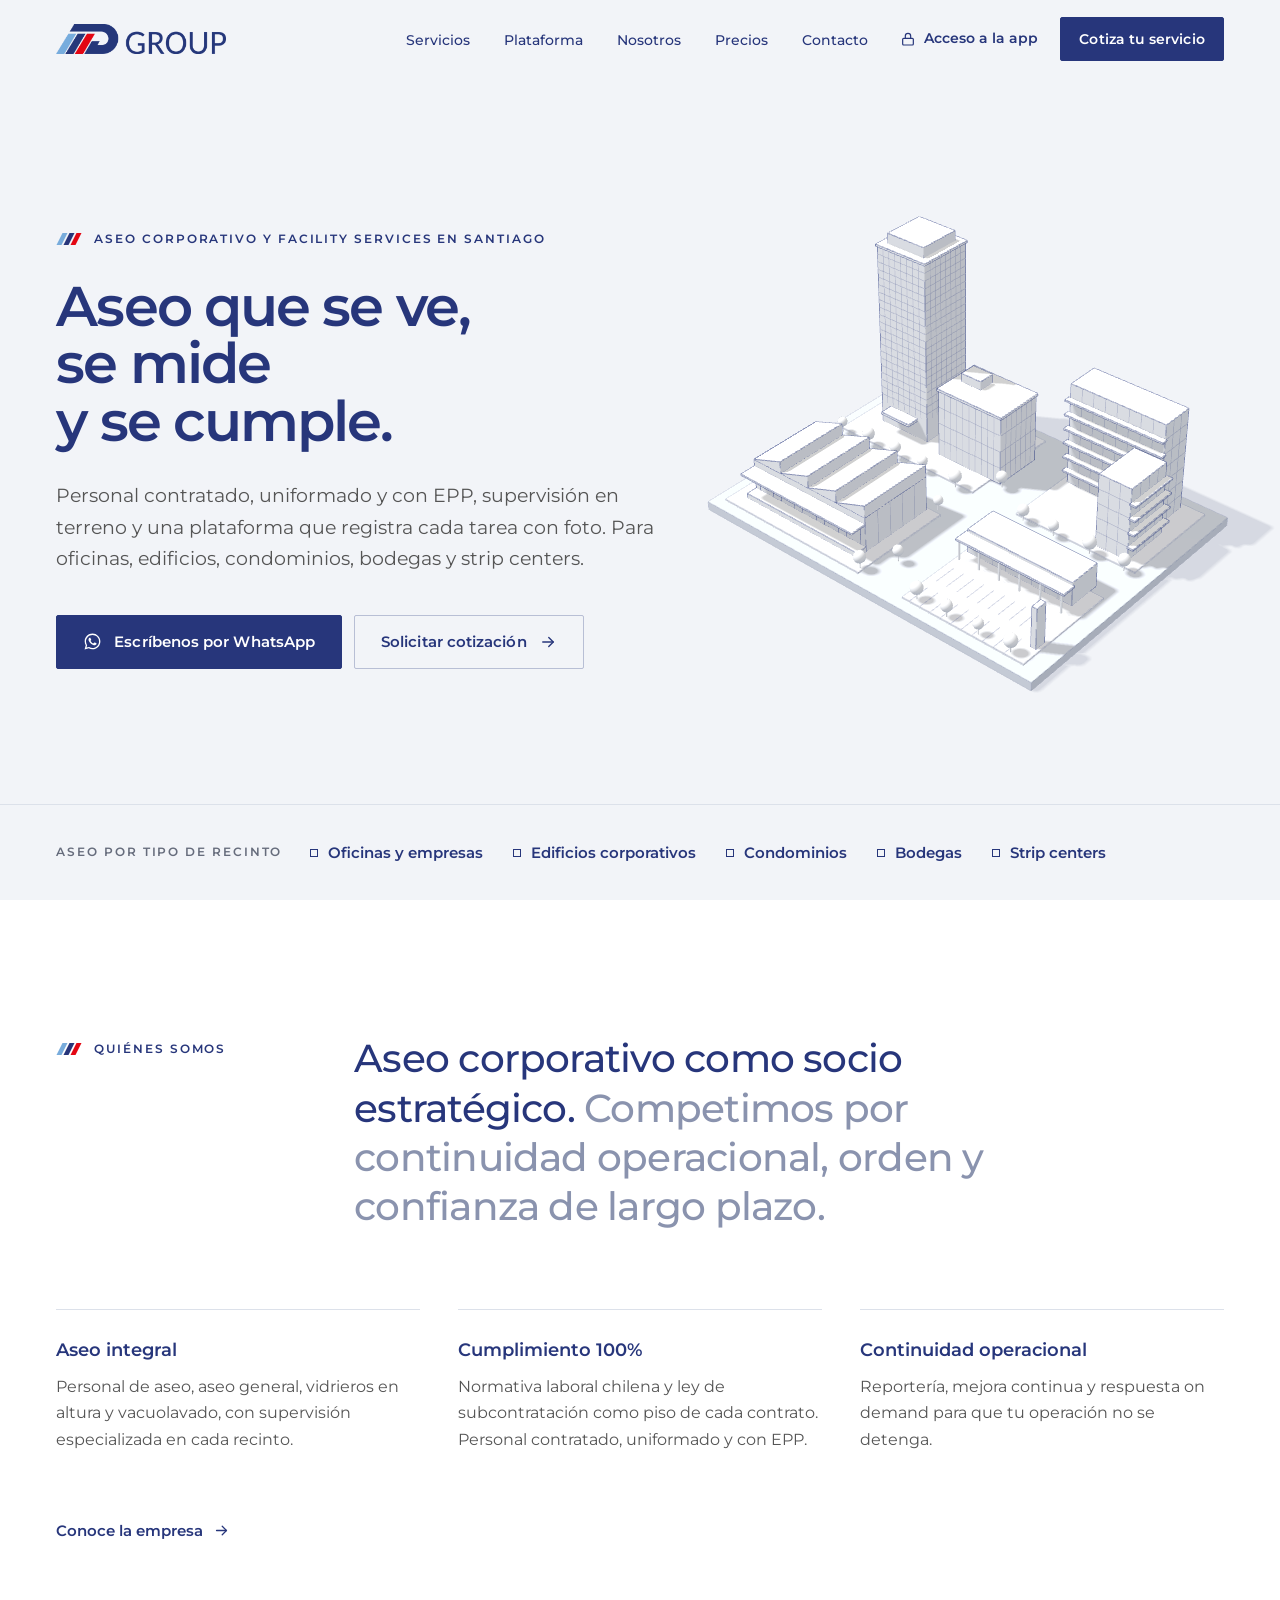
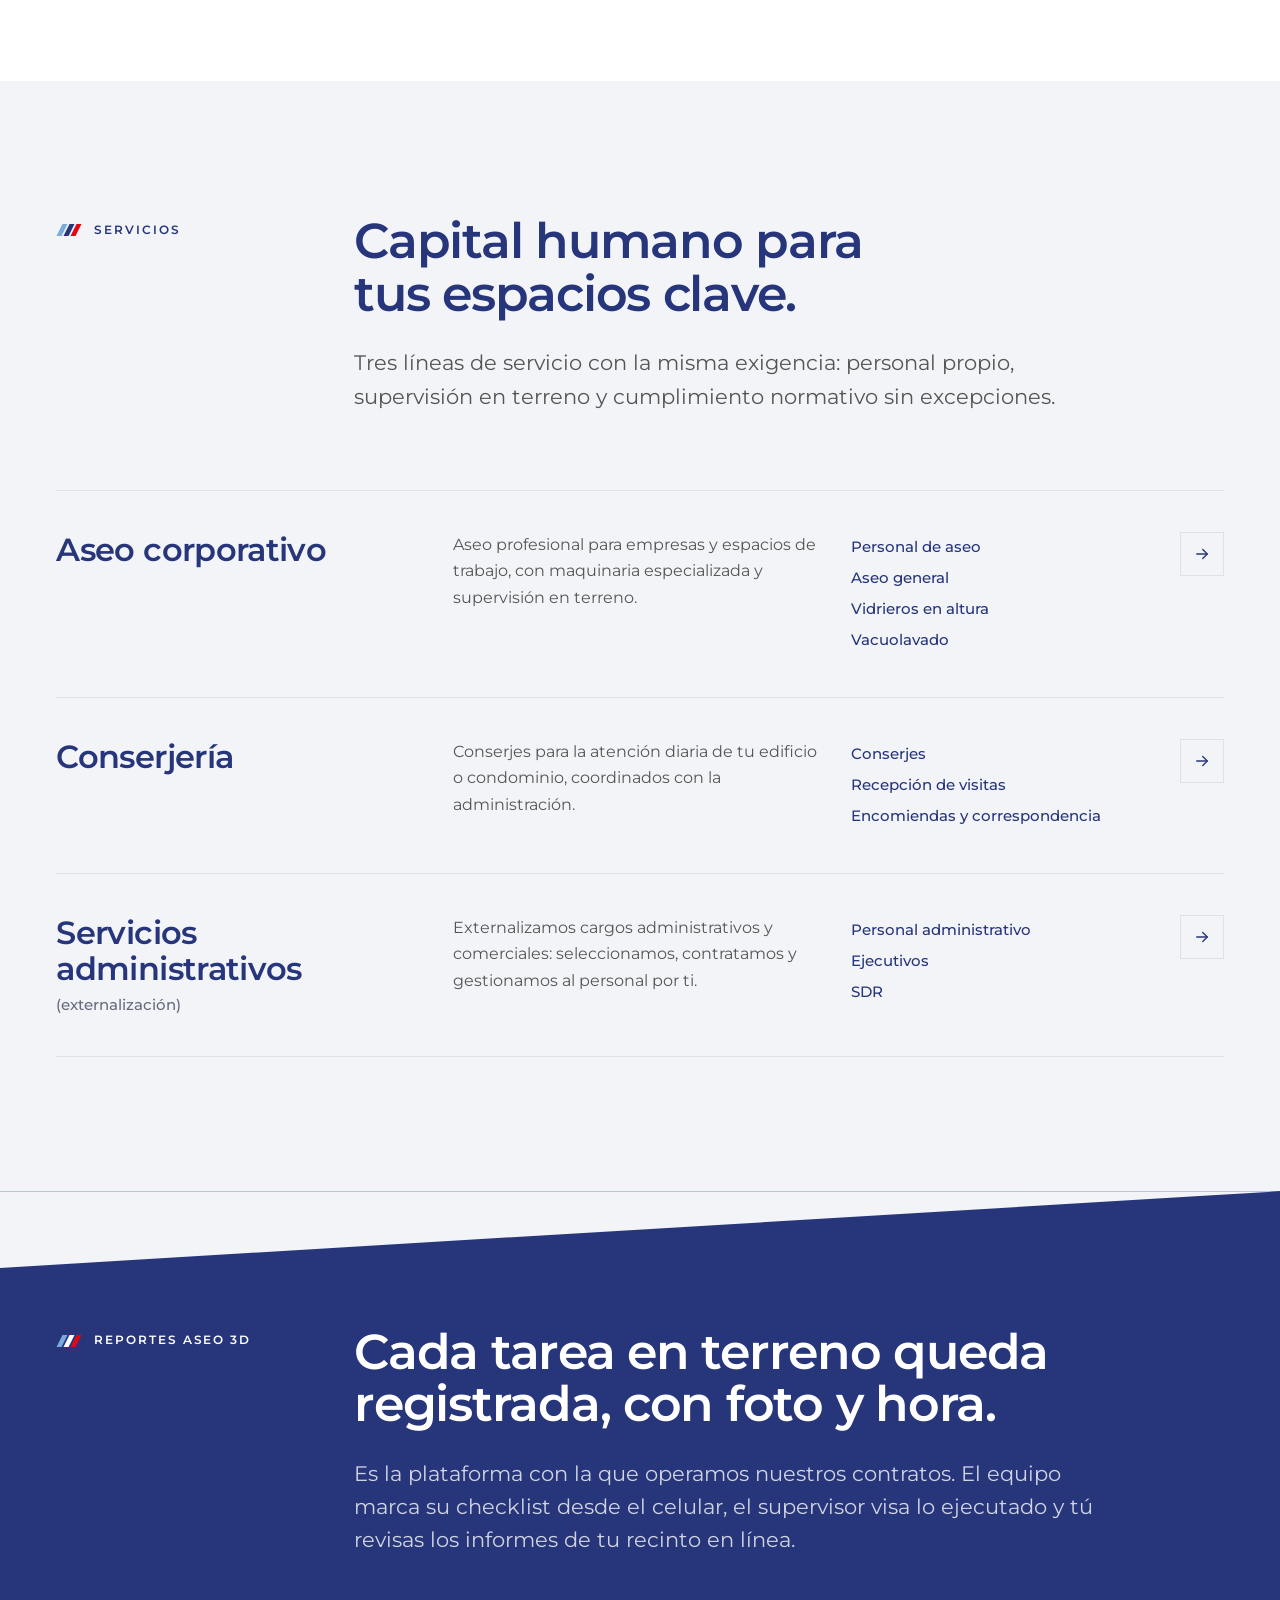
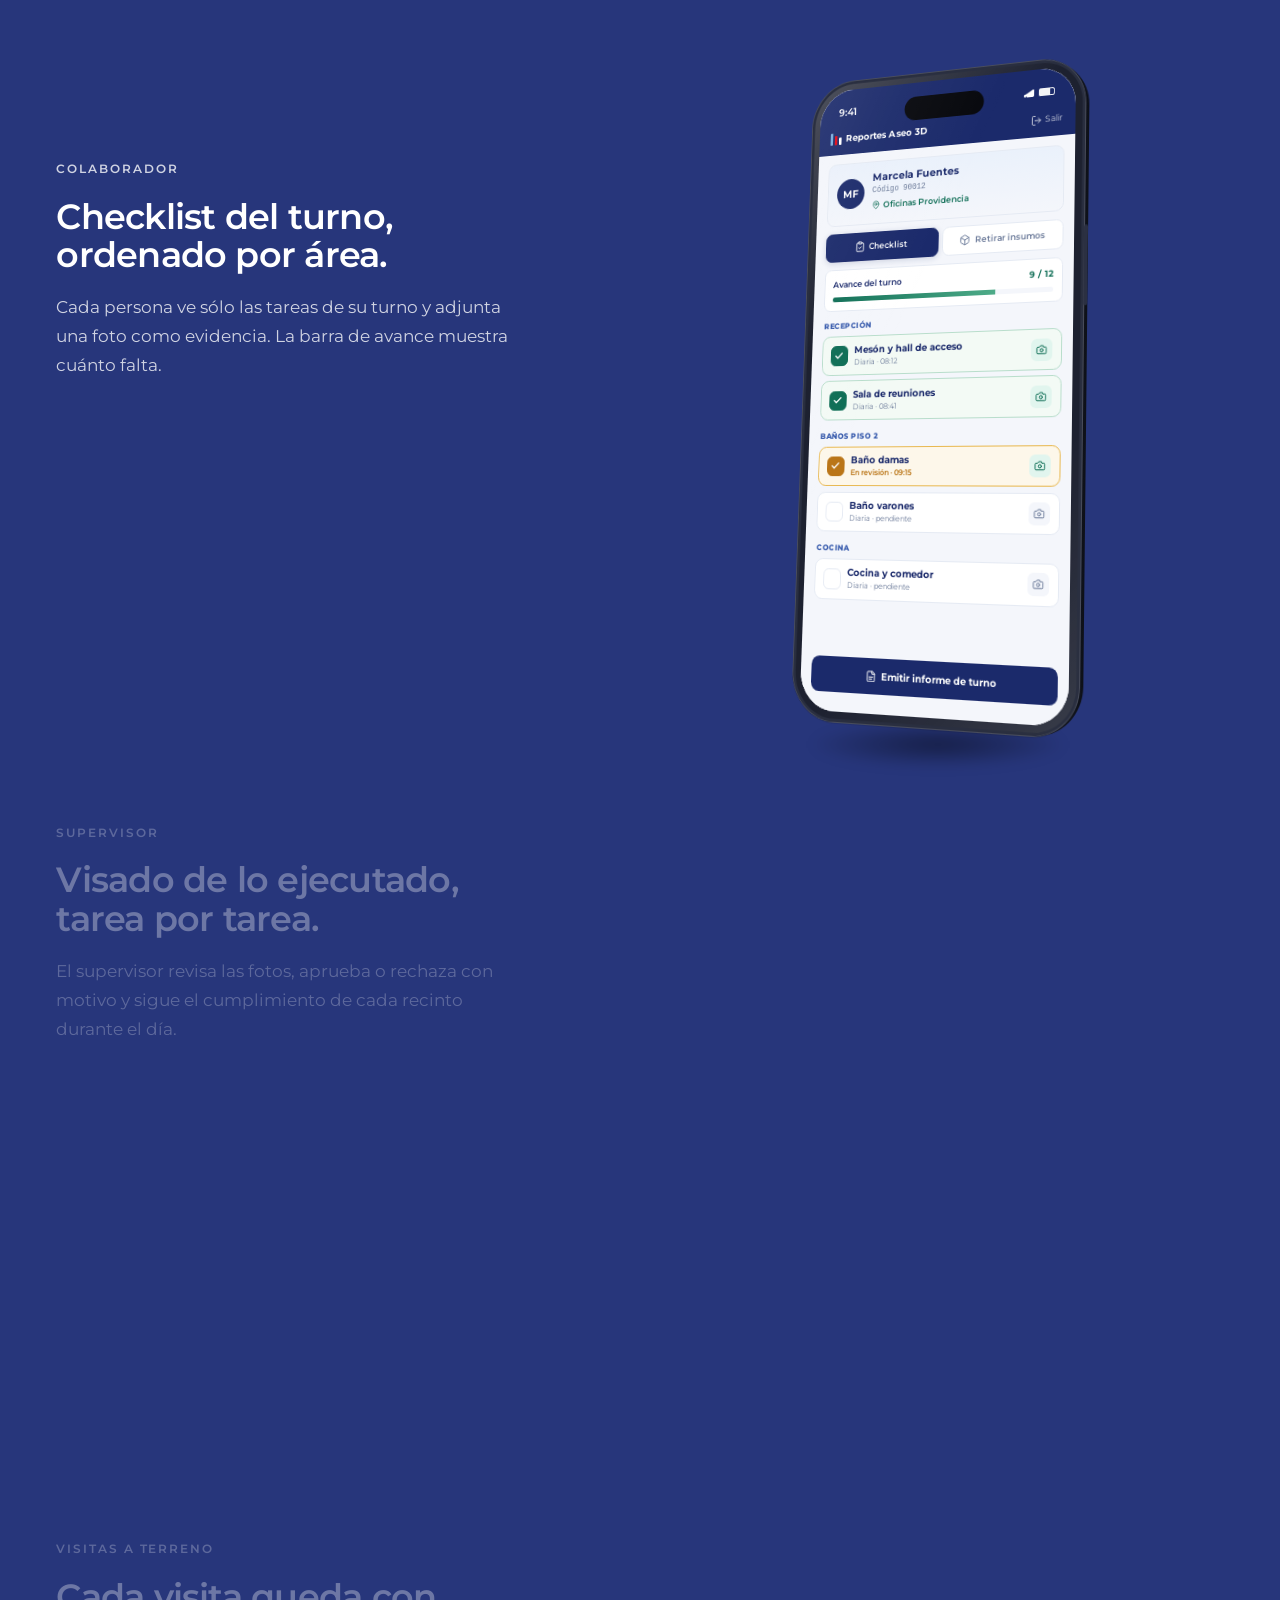
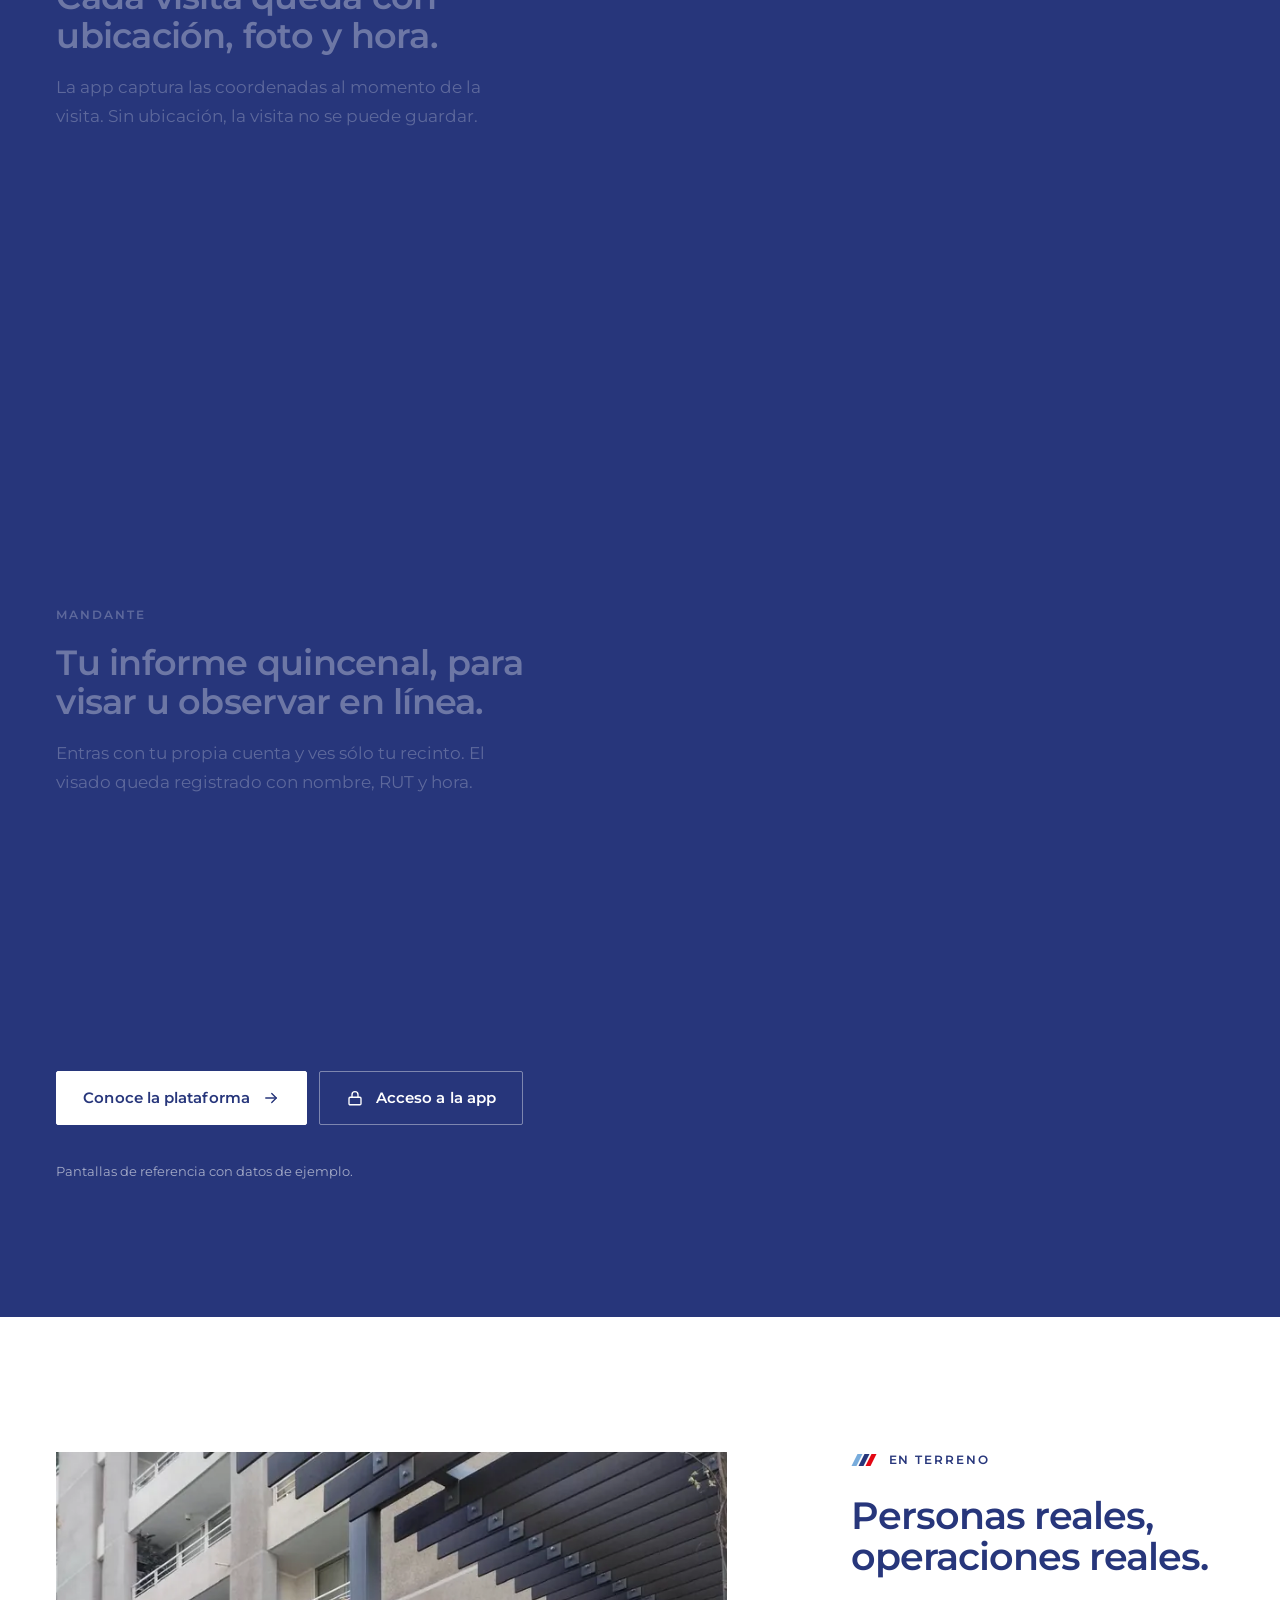
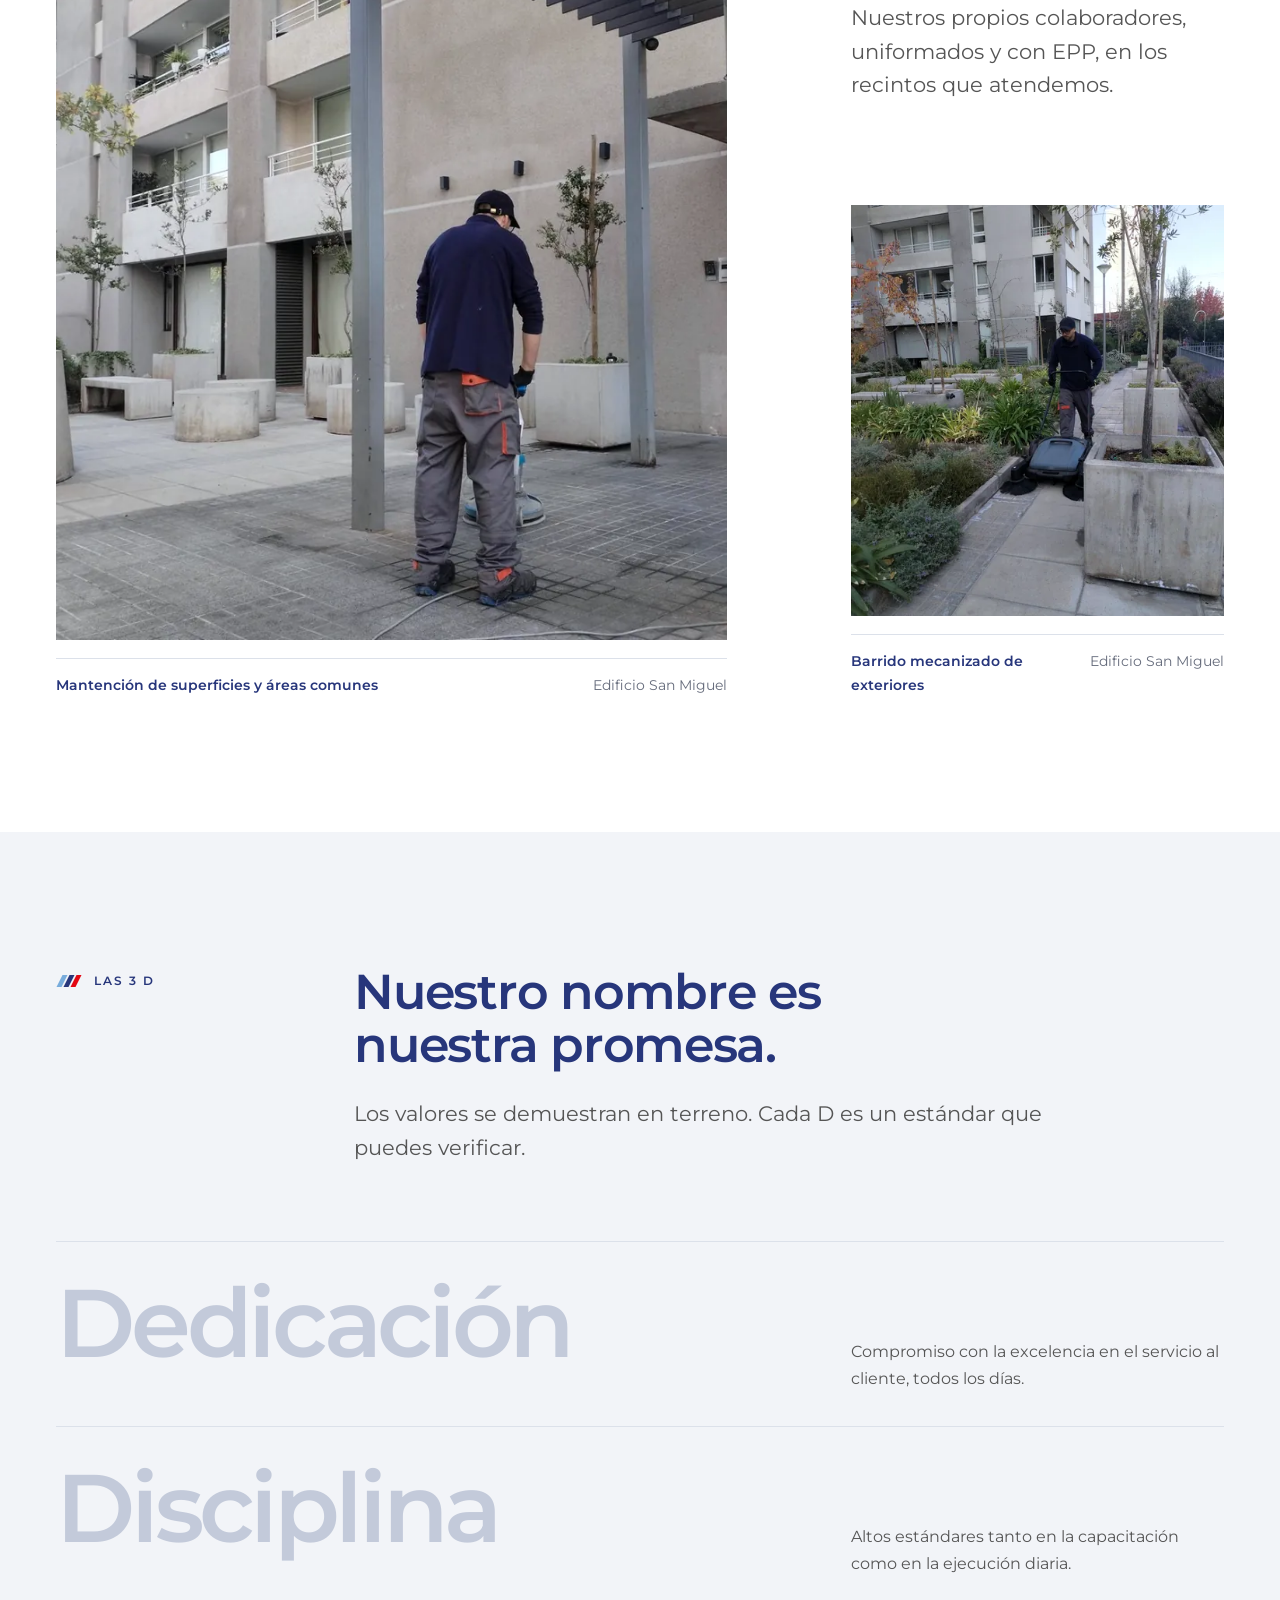
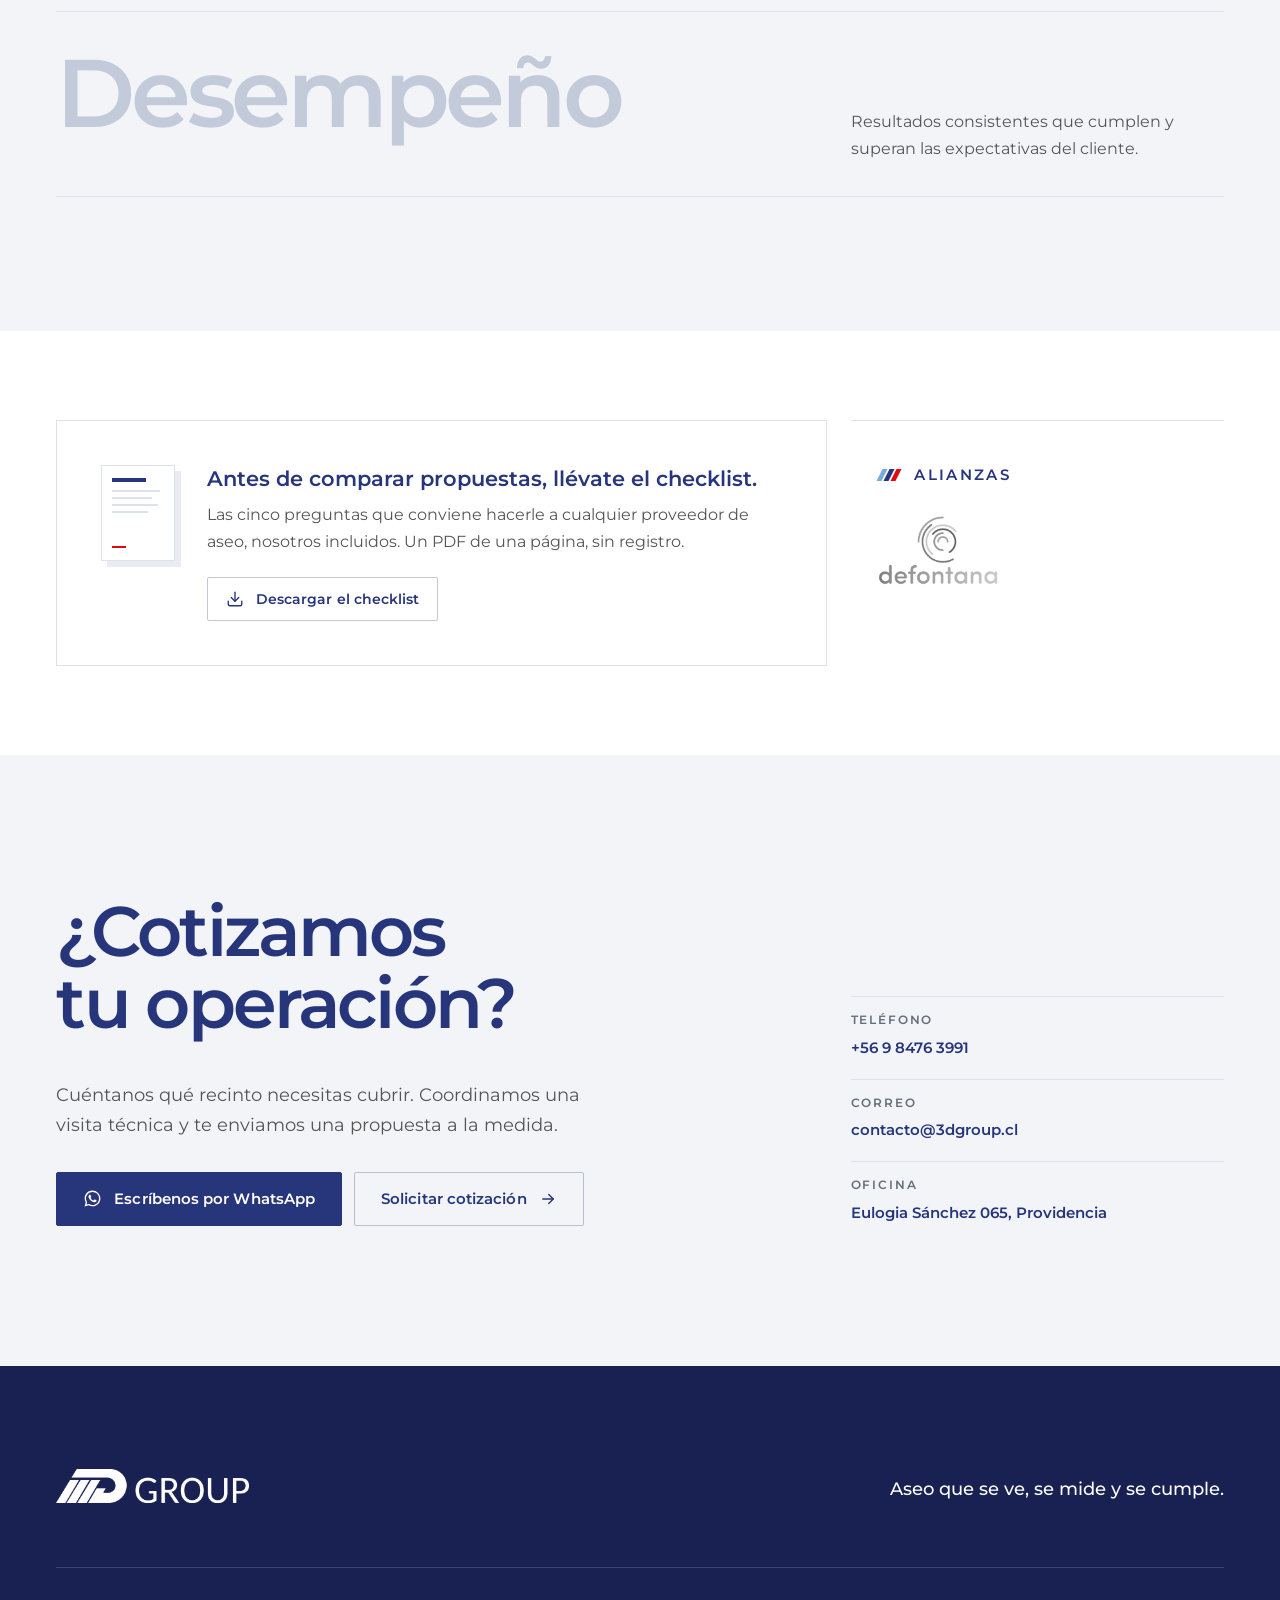
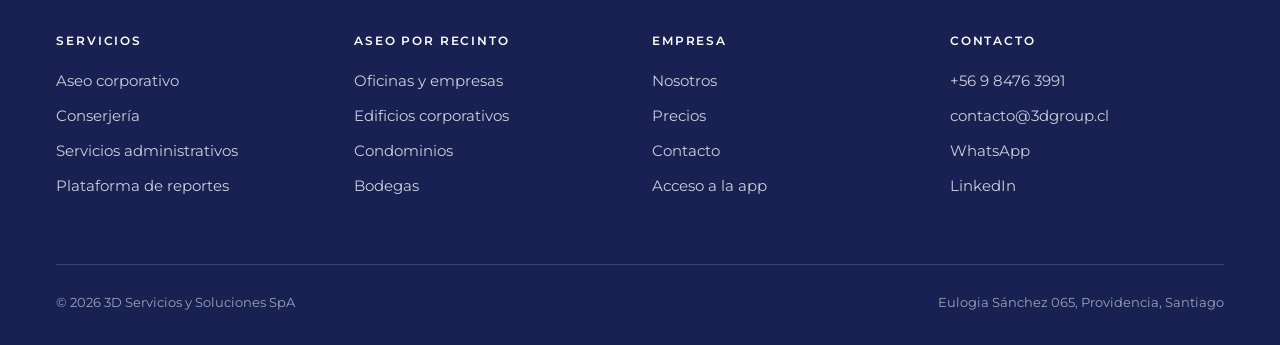
<file: index.html>
<!DOCTYPE html>
<html lang="es-CL" class="no-js">
<head>
  <meta charset="utf-8">
  <meta name="viewport" content="width=device-width, initial-scale=1, viewport-fit=cover">
  <title>3D Group | Aseo corporativo y facility services en Santiago</title>
  <meta name="description" content="Aseo corporativo para oficinas, edificios, condominios, bodegas y strip centers en Santiago. Personal contratado, uniformado y con EPP, supervisión en terreno y reportería con foto de cada tarea.">
  <meta name="author" content="3D Servicios y Soluciones SpA">
  <meta name="theme-color" content="#27367B">
  <link rel="canonical" href="https://www.3dgroup.cl/">
  <meta property="og:type" content="website">
  <meta property="og:locale" content="es_CL">
  <meta property="og:site_name" content="3D Group">
  <meta property="og:title" content="3D Group | Aseo corporativo y facility services en Santiago">
  <meta property="og:description" content="Aseo corporativo para oficinas, edificios, condominios, bodegas y strip centers en Santiago. Personal contratado, uniformado y con EPP, supervisión en terreno y reportería con foto de cada tarea.">
  <meta property="og:url" content="https://www.3dgroup.cl/">
  <meta property="og:image" content="https://www.3dgroup.cl/assets/img/og-3dgroup.jpg">
  <meta property="og:image:width" content="1200">
  <meta property="og:image:height" content="630">
  <meta name="twitter:card" content="summary_large_image">
  <link rel="icon" href="assets/favicon.ico" sizes="any">
  <link rel="icon" href="assets/img/favicon-256.png" type="image/png">
  <link rel="apple-touch-icon" href="assets/img/apple-touch-icon.png">
  <link rel="preload" href="assets/fonts/montserrat-latin-var.woff2" as="font" type="font/woff2" crossorigin>
  <link rel="stylesheet" href="css/site.css?v=20260925">
  <script>document.documentElement.className=document.documentElement.className.replace("no-js","js");</script>
  <script type="application/ld+json">
{
  "@context": "https://schema.org",
  "@type": "ProfessionalService",
  "name": "3D Group",
  "legalName": "3D Servicios y Soluciones SpA",
  "url": "https://www.3dgroup.cl/",
  "logo": "https://www.3dgroup.cl/assets/img/logo.png",
  "image": "https://www.3dgroup.cl/assets/img/og-3dgroup.jpg",
  "email": "contacto@3dgroup.cl",
  "telephone": "+56984763991",
  "description": "Aseo corporativo para empresas, oficinas, edificios, condominios, bodegas y strip centers en Santiago. Personal contratado, uniformado y con EPP.",
  "address": {
    "@type": "PostalAddress",
    "streetAddress": "Eulogia Sánchez 065",
    "addressLocality": "Providencia",
    "addressRegion": "Región Metropolitana",
    "addressCountry": "CL"
  },
  "areaServed": { "@type": "City", "name": "Santiago" },
  "sameAs": ["https://www.linkedin.com/company/3dgroup-chile"],
  "hasOfferCatalog": {
    "@type": "OfferCatalog",
    "name": "Servicios",
    "itemListElement": [
      { "@type": "Offer", "itemOffered": { "@type": "Service", "name": "Aseo corporativo" } },
      { "@type": "Offer", "itemOffered": { "@type": "Service", "name": "Personal de aseo" } },
      { "@type": "Offer", "itemOffered": { "@type": "Service", "name": "Vidrieros en altura" } },
      { "@type": "Offer", "itemOffered": { "@type": "Service", "name": "Vacuolavado" } },
      { "@type": "Offer", "itemOffered": { "@type": "Service", "name": "Conserjería" } },
      { "@type": "Offer", "itemOffered": { "@type": "Service", "name": "Servicios administrativos (externalización)" } }
    ]
  }
}
</script>
</head>
<body>
  <svg class="sr-only" width="0" height="0" aria-hidden="true" focusable="false">
  <symbol id="i-flecha" viewBox="0 0 24 24"><path d="M5 12h14"/><path d="m13 6 6 6-6 6"/></symbol>
  <symbol id="i-flecha-diag" viewBox="0 0 24 24"><path d="M7 17 17 7"/><path d="M8 7h9v9"/></symbol>
  <symbol id="i-candado" viewBox="0 0 24 24"><rect x="4" y="11" width="16" height="10" rx="1.5"/><path d="M8 11V7.5a4 4 0 0 1 8 0V11"/></symbol>
  <symbol id="i-cerrar" viewBox="0 0 24 24"><path d="M18 6 6 18"/><path d="m6 6 12 12"/></symbol>
  <symbol id="i-camara" viewBox="0 0 24 24"><path d="M14.5 4h-5L7 7H4a2 2 0 0 0-2 2v9a2 2 0 0 0 2 2h16a2 2 0 0 0 2-2V9a2 2 0 0 0-2-2h-3z"/><circle cx="12" cy="13" r="3.2"/></symbol>
  <symbol id="i-check" viewBox="0 0 24 24"><path d="M20 6 9 17l-5-5"/></symbol>
  <symbol id="i-pin" viewBox="0 0 24 24"><path d="M20 10c0 5-5.5 10.2-7.4 11.8a1 1 0 0 1-1.2 0C9.5 20.2 4 15 4 10a8 8 0 0 1 16 0"/><circle cx="12" cy="10" r="3"/></symbol>
  <symbol id="i-mira" viewBox="0 0 24 24"><circle cx="12" cy="12" r="9"/><path d="M22 12h-4M6 12H2M12 6V2M12 22v-4"/></symbol>
  <symbol id="i-alerta" viewBox="0 0 24 24"><path d="m21.7 18-8-14a2 2 0 0 0-3.4 0l-8 14A2 2 0 0 0 4 21h16a2 2 0 0 0 1.7-3"/><path d="M12 9v4"/><path d="M12 17h.01"/></symbol>
  <symbol id="i-reloj" viewBox="0 0 24 24"><circle cx="12" cy="12" r="9"/><path d="M12 7v5l3 2"/></symbol>
  <symbol id="i-doc" viewBox="0 0 24 24"><path d="M15 2H6a2 2 0 0 0-2 2v16a2 2 0 0 0 2 2h12a2 2 0 0 0 2-2V7z"/><path d="M14 2v5h6"/><path d="M8 13h8M8 17h6"/></symbol>
  <symbol id="i-salir" viewBox="0 0 24 24"><path d="M9 21H5a2 2 0 0 1-2-2V5a2 2 0 0 1 2-2h4"/><path d="m16 17 5-5-5-5"/><path d="M21 12H9"/></symbol>
  <symbol id="i-abajo" viewBox="0 0 24 24"><path d="m6 9 6 6 6-6"/></symbol>
  <symbol id="i-caja" viewBox="0 0 24 24"><path d="M21 8a2 2 0 0 0-1-1.7l-7-4a2 2 0 0 0-2 0l-7 4A2 2 0 0 0 3 8v8a2 2 0 0 0 1 1.7l7 4a2 2 0 0 0 2 0l7-4a2 2 0 0 0 1-1.7z"/><path d="m3.3 7 8.7 5 8.7-5"/><path d="M12 22V12"/></symbol>
  <symbol id="i-campana" viewBox="0 0 24 24"><path d="M6 8a6 6 0 0 1 12 0c0 7 3 9 3 9H3s3-2 3-9"/><path d="M10.3 21a1.9 1.9 0 0 0 3.4 0"/></symbol>
  <symbol id="i-mas" viewBox="0 0 24 24"><path d="M12 5v14M5 12h14"/></symbol>
  <symbol id="i-descarga" viewBox="0 0 24 24"><path d="M21 15v4a2 2 0 0 1-2 2H5a2 2 0 0 1-2-2v-4"/><path d="m7 10 5 5 5-5"/><path d="M12 15V3"/></symbol>
  <symbol id="i-qr" viewBox="0 0 24 24"><rect x="3" y="3" width="6" height="6" rx="1"/><rect x="15" y="3" width="6" height="6" rx="1"/><rect x="3" y="15" width="6" height="6" rx="1"/><path d="M21 15h-3a2 2 0 0 0-2 2v4M21 21v.01M12 7v3a2 2 0 0 1-2 2H7M3 12h.01M12 3h.01M12 16v.01M16 12h1M21 12v.01M12 21v-1"/></symbol>
  <symbol id="i-lista" viewBox="0 0 24 24"><rect x="8" y="2" width="8" height="4" rx="1"/><path d="M16 4h2a2 2 0 0 1 2 2v14a2 2 0 0 1-2 2H6a2 2 0 0 1-2-2V6a2 2 0 0 1 2-2h2"/><path d="m9 14 2 2 4-4"/></symbol>
  <symbol id="i-wa" viewBox="0 0 24 24"><path d="M12.04 2C6.58 2 2.13 6.45 2.13 11.91c0 1.75.46 3.45 1.32 4.95L2 22l5.25-1.38a9.9 9.9 0 0 0 4.79 1.22h.01c5.46 0 9.91-4.45 9.91-9.91 0-2.65-1.03-5.14-2.9-7.01A9.82 9.82 0 0 0 12.04 2zm0 18.15h-.01a8.2 8.2 0 0 1-4.19-1.15l-.3-.18-3.12.82.83-3.04-.2-.31a8.19 8.19 0 0 1-1.26-4.38c0-4.54 3.7-8.24 8.25-8.24 2.2 0 4.27.86 5.83 2.42a8.19 8.19 0 0 1 2.41 5.83c0 4.54-3.7 8.23-8.24 8.23zm4.52-6.16c-.25-.12-1.47-.72-1.69-.81-.23-.08-.39-.12-.56.13-.16.24-.64.8-.78.97-.15.16-.29.18-.54.06-.25-.13-1.05-.39-1.99-1.23-.74-.66-1.23-1.47-1.38-1.72-.14-.25-.01-.38.11-.5.11-.11.25-.29.37-.44.13-.15.17-.25.25-.41.08-.17.04-.31-.02-.44-.06-.12-.56-1.34-.76-1.84-.2-.48-.41-.42-.56-.43h-.48c-.17 0-.44.06-.67.31-.23.25-.87.86-.87 2.09s.9 2.43 1.02 2.6c.12.16 1.76 2.68 4.26 3.76.6.26 1.06.41 1.42.53.6.19 1.14.16 1.57.1.48-.07 1.47-.6 1.68-1.18.21-.58.21-1.08.14-1.18-.06-.11-.22-.17-.47-.29z"/></symbol>
  <symbol id="i-linkedin" viewBox="0 0 24 24"><path d="M20.45 20.45h-3.56v-5.57c0-1.33-.02-3.04-1.85-3.04-1.85 0-2.14 1.45-2.14 2.94v5.67H9.34V9h3.41v1.56h.05c.48-.9 1.64-1.85 3.37-1.85 3.6 0 4.27 2.37 4.27 5.46v6.28zM5.34 7.43a2.06 2.06 0 1 1 0-4.13 2.06 2.06 0 0 1 0 4.13zM7.12 20.45H3.56V9h3.56v11.45zM22.22 0H1.77C.79 0 0 .77 0 1.73v20.54C0 23.23.79 24 1.77 24h20.45c.98 0 1.78-.77 1.78-1.73V1.73C24 .77 23.2 0 22.22 0z"/></symbol>
</svg>

  <a class="saltar" href="#contenido">Saltar al contenido</a>
  <header class="cabecera" data-cabecera>
    <div class="contenedor cabecera__fila">
      <a class="cabecera__marca" href="index.html" aria-label="3D Group, ir al inicio">
        <img class="marca-color" src="assets/img/marca/logo-color.png" alt="3D Group" width="600" height="106">
        <img class="marca-clara" src="assets/img/marca/logo-blanco.png" alt="" width="600" height="106">
      </a>
      <nav class="cabecera__nav" aria-label="Principal">
        <ul class="cabecera__enlaces">
          <li><a href="servicios.html">Servicios</a></li>
          <li><a href="plataforma.html">Plataforma</a></li>
          <li><a href="nosotros.html">Nosotros</a></li>
          <li><a href="precios.html">Precios</a></li>
          <li><a href="contacto.html">Contacto</a></li>
        </ul>
      </nav>
      <div class="cabecera__acciones">
        <a class="cabecera__app" href="https://reportes.3dgroup.cl" target="_blank" rel="noopener" aria-label="Acceso a la app de reportes (se abre en una pestaña nueva)"><svg class="icono" aria-hidden="true" focusable="false"><use href="#i-candado"/></svg><span>Acceso a la app</span></a>
        <a class="boton boton--primario boton--chico" data-wa href="https://wa.me/56984763991">Cotiza tu servicio</a>
      </div>
      <button class="cabecera__abrir" type="button" aria-expanded="false" aria-controls="menu-movil" data-abrir-menu>
        <span class="sr-only">Abrir menú</span><span class="hamburguesa" aria-hidden="true"></span>
      </button>
    </div>
  </header>
  <div class="menu-movil" id="menu-movil" data-menu-movil role="dialog" aria-modal="true" aria-label="Menú" hidden>
    <div class="contenedor menu-movil__cabeza">
      <a href="index.html" aria-label="3D Group, ir al inicio"><img src="assets/img/marca/logo-blanco.png" alt="3D Group" width="600" height="106"></a>
      <button class="menu-movil__cerrar" type="button" data-cerrar-menu><span class="sr-only">Cerrar menú</span><svg class="icono" aria-hidden="true" focusable="false"><use href="#i-cerrar"/></svg></button>
    </div>
    <nav class="contenedor menu-movil__nav" aria-label="Menú principal">
      <ul>
        <li><a href="index.html" aria-current="page">Inicio<svg class="icono" aria-hidden="true" focusable="false"><use href="#i-flecha"/></svg></a></li>
        <li><a href="servicios.html">Servicios<svg class="icono" aria-hidden="true" focusable="false"><use href="#i-flecha"/></svg></a></li>
        <li><a href="plataforma.html">Plataforma<svg class="icono" aria-hidden="true" focusable="false"><use href="#i-flecha"/></svg></a></li>
        <li><a href="nosotros.html">Nosotros<svg class="icono" aria-hidden="true" focusable="false"><use href="#i-flecha"/></svg></a></li>
        <li><a href="precios.html">Precios<svg class="icono" aria-hidden="true" focusable="false"><use href="#i-flecha"/></svg></a></li>
        <li><a href="contacto.html">Contacto<svg class="icono" aria-hidden="true" focusable="false"><use href="#i-flecha"/></svg></a></li>
      </ul>
    </nav>
    <div class="contenedor menu-movil__pie">
      <a class="boton boton--claro" data-wa href="https://wa.me/56984763991"><svg class="icono icono--wa" aria-hidden="true" focusable="false"><use href="#i-wa"/></svg>Cotiza por WhatsApp</a>
      <a class="boton boton--contorno-claro" href="https://reportes.3dgroup.cl" target="_blank" rel="noopener"><svg class="icono" aria-hidden="true" focusable="false"><use href="#i-candado"/></svg>Acceso a la app</a>
      <p class="menu-movil__datos"><a data-tel data-tel-texto href="tel:+56984763991">+56 9 8476 3991</a><br><a data-correo data-correo-texto href="mailto:contacto@3dgroup.cl">contacto@3dgroup.cl</a></p>
    </div>
  </div>
  <main id="contenido">
<section class="portada" data-portada>
  <div class="portada__maqueta" data-maqueta data-escena-src="js/escena3d.js?v=20260925">
    <img class="portada__respaldo" src="assets/img/maqueta/maqueta.webp" alt="" width="1600" height="1300" decoding="async">
    <div class="maqueta__etiqueta" data-etiqueta hidden><strong data-etiqueta-nombre></strong><a data-etiqueta-enlace href="servicios.html">Ver cómo trabajamos</a></div>
  </div>
  <div class="contenedor portada__grilla">
    <div class="portada__texto">
      <p class="rotulo"><svg class="franja" viewBox="0 0 25 12" aria-hidden="true" focusable="false"><path class="f1" d="M6 0H11L5 12H0Z"/><path class="f2" d="M13 0H18L12 12H7Z"/><path class="f3" d="M20 0H25L19 12H14Z"/></svg>Aseo corporativo y facility services en Santiago</p>
      <h1 class="portada__titulo">Aseo que se ve,<br class="br-ancho"> se mide<br class="br-ancho"> y se cumple.</h1>
      <p class="portada__bajada">Personal contratado, uniformado y con EPP, supervisión en terreno y una plataforma que registra cada tarea con foto. Para oficinas, edificios, condominios, bodegas y strip centers.</p>
      <div class="botones">
        <a class="boton boton--primario" data-wa href="https://wa.me/56984763991"><svg class="icono icono--wa" aria-hidden="true" focusable="false"><use href="#i-wa"/></svg>Escríbenos por WhatsApp</a>
        <a class="boton boton--secundario" href="contacto.html">Solicitar cotización<svg class="icono icono--flecha" aria-hidden="true" focusable="false"><use href="#i-flecha"/></svg></a>
      </div>
      <p class="promesa" data-promesa></p>
    </div>
  </div>
  <div class="contenedor portada__recintos">
    <p class="portada__pista" id="pista-recintos">Aseo por tipo de recinto</p>
    <ul class="recintos" aria-labelledby="pista-recintos">
      <li><a href="aseo-oficinas.html" data-recinto="oficinas">Oficinas y empresas</a></li>
      <li><a href="aseo-edificios-corporativos.html" data-recinto="edificios">Edificios corporativos</a></li>
      <li><a href="aseo-condominios.html" data-recinto="condominios">Condominios</a></li>
      <li><a href="aseo-bodegas.html" data-recinto="bodegas">Bodegas</a></li>
      <li><a href="servicios.html" data-recinto="strip" data-accion="Ver servicios">Strip centers</a></li>
    </ul>
  </div>
</section>

<section class="seccion" aria-labelledby="t-socio">
  <div class="contenedor">
    <div class="intro">
      <p class="rotulo"><svg class="franja" viewBox="0 0 25 12" aria-hidden="true" focusable="false"><path class="f1" d="M6 0H11L5 12H0Z"/><path class="f2" d="M13 0H18L12 12H7Z"/><path class="f3" d="M20 0H25L19 12H14Z"/></svg>Quiénes somos</p>
      <div class="intro__cuerpo">
        <h2 class="declaracion" id="t-socio">Aseo corporativo como socio estratégico. <span>Competimos por continuidad operacional, orden y confianza de largo plazo.</span></h2>
      </div>
    </div>
    <ul class="columnas">
      <li><h3>Aseo integral</h3><p>Personal de aseo, aseo general, vidrieros en altura y vacuolavado, con supervisión especializada en cada recinto.</p></li>
      <li><h3>Cumplimiento 100%</h3><p>Normativa laboral chilena y ley de subcontratación como piso de cada contrato. Personal contratado, uniformado y con EPP.</p></li>
      <li><h3>Continuidad operacional</h3><p>Reportería, mejora continua y respuesta on demand para que tu operación no se detenga.</p></li>
    </ul>
    <div class="pie-de-bloque">
      <a class="enlace" href="nosotros.html">Conoce la empresa<svg class="icono" aria-hidden="true" focusable="false"><use href="#i-flecha"/></svg></a>
    </div>
  </div>
</section>

<section class="seccion seccion--niebla" aria-labelledby="t-servicios">
  <div class="contenedor">
    <div class="intro">
      <p class="rotulo"><svg class="franja" viewBox="0 0 25 12" aria-hidden="true" focusable="false"><path class="f1" d="M6 0H11L5 12H0Z"/><path class="f2" d="M13 0H18L12 12H7Z"/><path class="f3" d="M20 0H25L19 12H14Z"/></svg>Servicios</p>
      <div class="intro__cuerpo">
        <h2 class="t-h2" id="t-servicios">Capital humano para tus espacios clave.</h2>
        <p class="t-bajada">Tres líneas de servicio con la misma exigencia: personal propio, supervisión en terreno y cumplimiento normativo sin excepciones.</p>
      </div>
    </div>
    <ul class="filas">
      <li class="fila">
        <a class="fila__enlace" href="servicios.html#aseo-corporativo">
          <h3 class="fila__titulo">Aseo corporativo</h3>
          <p class="fila__texto">Aseo profesional para empresas y espacios de trabajo, con maquinaria especializada y supervisión en terreno.</p>
          <ul class="fila__items"><li>Personal de aseo</li><li>Aseo general</li><li>Vidrieros en altura</li><li>Vacuolavado</li></ul>
          <span class="fila__flecha" aria-hidden="true"><svg class="icono" aria-hidden="true" focusable="false"><use href="#i-flecha"/></svg></span>
        </a>
      </li>
      <li class="fila">
        <a class="fila__enlace" href="servicios.html#conserjeria">
          <h3 class="fila__titulo">Conserjería</h3>
          <p class="fila__texto">Conserjes para la atención diaria de tu edificio o condominio, coordinados con la administración.</p>
          <ul class="fila__items"><li>Conserjes</li><li>Recepción de visitas</li><li>Encomiendas y correspondencia</li></ul>
          <span class="fila__flecha" aria-hidden="true"><svg class="icono" aria-hidden="true" focusable="false"><use href="#i-flecha"/></svg></span>
        </a>
      </li>
      <li class="fila">
        <a class="fila__enlace" href="servicios.html#administrativos">
          <h3 class="fila__titulo">Servicios administrativos <span class="aclaracion">(externalización)</span></h3>
          <p class="fila__texto">Externalizamos cargos administrativos y comerciales: seleccionamos, contratamos y gestionamos al personal por ti.</p>
          <ul class="fila__items"><li>Personal administrativo</li><li>Ejecutivos</li><li>SDR</li></ul>
          <span class="fila__flecha" aria-hidden="true"><svg class="icono" aria-hidden="true" focusable="false"><use href="#i-flecha"/></svg></span>
        </a>
      </li>
    </ul>
  </div>
</section>

<section class="seccion seccion--navy vitrina-seccion tras-niebla" aria-labelledby="t-plataforma">
  <div class="contenedor">
    <div class="intro">
      <p class="rotulo rotulo--claro"><svg class="franja" viewBox="0 0 25 12" aria-hidden="true" focusable="false"><path class="f1" d="M6 0H11L5 12H0Z"/><path class="f2" d="M13 0H18L12 12H7Z"/><path class="f3" d="M20 0H25L19 12H14Z"/></svg>Reportes Aseo 3D</p>
      <div class="intro__cuerpo">
        <h2 class="t-h2" id="t-plataforma">Cada tarea en terreno queda registrada, con foto y hora.</h2>
        <p class="t-bajada">Es la plataforma con la que operamos nuestros contratos. El equipo marca su checklist desde el celular, el supervisor visa lo ejecutado y tú revisas los informes de tu recinto en línea.</p>
      </div>
    </div>
    <div class="vitrina" data-vitrina>
      <div class="vitrina__pasos">
        <article class="vitrina__paso is-activo" data-paso>
          <p class="vitrina__rol">Colaborador</p>
          <h3>Checklist del turno, ordenado por área.</h3>
          <p>Cada persona ve sólo las tareas de su turno y adjunta una foto como evidencia. La barra de avance muestra cuánto falta.</p>
          <div class="vitrina__movil"><div class="telefono"><div class="telefono__cuerpo"><div class="telefono__vidrio"><div class="pantallas"><div class="pantalla app" role="img" aria-label="Pantalla del colaborador: checklist del día por área con avance del turno">
  <div class="m-estado"><span>9:41</span><span class="m-estado__iconos"><i></i><i></i></span></div>
  <div class="m-barra"><span class="m-glifo"><i></i><i></i><i></i></span><strong>Reportes Aseo 3D</strong><span class="m-barra__der"><svg class="ic"><use href="#i-salir"/></svg>Salir</span></div>
  <div class="m-cuerpo">
    <div class="m-usuario"><span class="m-avatar">MF</span><div><b>Marcela Fuentes</b><small>Código 90012</small><em><svg class="ic"><use href="#i-pin"/></svg>Oficinas Providencia</em></div></div>
    <div class="m-pestanas"><span class="activa"><svg class="ic"><use href="#i-lista"/></svg>Checklist</span><span><svg class="ic"><use href="#i-caja"/></svg>Retirar insumos</span></div>
    <div class="m-avance" style="--v:75%"><div><span>Avance del turno</span><b>9 / 12</b></div><i></i></div>
    <p class="m-area">Recepción</p>
    <div class="m-tarea hecha"><span class="m-check"><svg class="ic"><use href="#i-check"/></svg></span><div><b>Mesón y hall de acceso</b><small>Diaria · 08:12</small></div><span class="m-foto"><svg class="ic"><use href="#i-camara"/></svg></span></div>
    <div class="m-tarea hecha"><span class="m-check"><svg class="ic"><use href="#i-check"/></svg></span><div><b>Sala de reuniones</b><small>Diaria · 08:41</small></div><span class="m-foto"><svg class="ic"><use href="#i-camara"/></svg></span></div>
    <p class="m-area">Baños piso 2</p>
    <div class="m-tarea revision"><span class="m-check"><svg class="ic"><use href="#i-check"/></svg></span><div><b>Baño damas</b><small>En revisión · 09:15</small></div><span class="m-foto"><svg class="ic"><use href="#i-camara"/></svg></span></div>
    <div class="m-tarea"><span class="m-check"><svg class="ic"><use href="#i-check"/></svg></span><div><b>Baño varones</b><small>Diaria · pendiente</small></div><span class="m-foto"><svg class="ic"><use href="#i-camara"/></svg></span></div>
    <p class="m-area">Cocina</p>
    <div class="m-tarea"><span class="m-check"><svg class="ic"><use href="#i-check"/></svg></span><div><b>Cocina y comedor</b><small>Diaria · pendiente</small></div><span class="m-foto"><svg class="ic"><use href="#i-camara"/></svg></span></div>
  </div>
  <div class="m-pie"><span class="m-boton"><svg class="ic"><use href="#i-doc"/></svg>Emitir informe de turno</span></div>
</div>
</div></div></div><div class="telefono__sombra"></div></div></div>
        </article>
        <article class="vitrina__paso" data-paso>
          <p class="vitrina__rol">Supervisor</p>
          <h3>Visado de lo ejecutado, tarea por tarea.</h3>
          <p>El supervisor revisa las fotos, aprueba o rechaza con motivo y sigue el cumplimiento de cada recinto durante el día.</p>
          <div class="vitrina__movil"><div class="telefono"><div class="telefono__cuerpo"><div class="telefono__vidrio"><div class="pantallas"><div class="pantalla app" role="img" aria-label="Pantalla del supervisor: indicadores del día, tareas por aprobar y cumplimiento por recinto">
  <div class="m-estado"><span>9:41</span><span class="m-estado__iconos"><i></i><i></i></span></div>
  <div class="m-barra"><span class="m-glifo"><i></i><i></i><i></i></span><strong>Reportes Aseo 3D</strong><span class="m-barra__der">Supervisor</span></div>
  <div class="m-cuerpo">
    <div class="m-jefe"><small>Supervisor</small><b>Rodrigo Salinas</b><em><svg class="ic"><use href="#i-pin"/></svg>3 recintos asignados</em></div>
    <div class="m-pestanas"><span class="activa">Indicadores</span><span>Aprobar <i class="m-contador">4</i></span><span>Visitas</span></div>
    <div class="m-kpis">
      <div class="m-kpi"><small>Tareas hoy</small><b>42</b><span>Cumplimiento 87%</span></div>
      <div class="m-kpi"><small>En revisión</small><b class="amber">4</b><span>por aprobar</span></div>
      <div class="m-kpi"><small>Observadas</small><b class="rojo">1</b><span>con incidencia</span></div>
      <div class="m-kpi"><small>Visitas hoy</small><b class="teal">3</b><span>registradas</span></div>
    </div>
    <div class="m-accion"><svg class="ic"><use href="#i-pin"/></svg>Registrar nueva visita</div>
    <div class="m-panel"><small>Cumplimiento por recinto</small>
      <div class="m-fila"><span>Oficinas Providencia</span><b>100%</b><i style="--v:100%"></i></div>
      <div class="m-fila"><span>Condominio Ñuñoa</span><b>92%</b><i style="--v:92%"></i></div>
      <div class="m-fila"><span>Bodega Quilicura</span><b class="amber">71%</b><i class="amber" style="--v:71%"></i></div>
    </div>
    <p class="m-area">Por aprobar</p>
    <div class="m-tarea revision"><span class="m-check"><svg class="ic"><use href="#i-check"/></svg></span><div><b>Patio central, lavado</b><small>Condominio Ñuñoa · 09:15</small></div><span class="m-foto"><svg class="ic"><use href="#i-camara"/></svg></span></div>
    <div class="m-tarea revision"><span class="m-check"><svg class="ic"><use href="#i-check"/></svg></span><div><b>Andén 2 y pasillos</b><small>Bodega Quilicura · 10:05</small></div><span class="m-foto"><svg class="ic"><use href="#i-camara"/></svg></span></div>
  </div>
</div>
</div></div></div><div class="telefono__sombra"></div></div></div>
        </article>
        <article class="vitrina__paso" data-paso>
          <p class="vitrina__rol">Visitas a terreno</p>
          <h3>Cada visita queda con ubicación, foto y hora.</h3>
          <p>La app captura las coordenadas al momento de la visita. Sin ubicación, la visita no se puede guardar.</p>
          <div class="vitrina__movil"><div class="telefono"><div class="telefono__cuerpo"><div class="telefono__vidrio"><div class="pantallas"><div class="pantalla app" role="img" aria-label="Registro de una visita del supervisor con ubicación capturada, foto y observaciones">
  <div class="m-estado"><span>10:42</span><span class="m-estado__iconos"><i></i><i></i></span></div>
  <div class="m-barra"><span class="m-glifo"><i></i><i></i><i></i></span><strong>Reportes Aseo 3D</strong><span class="m-barra__der">Supervisor</span></div>
  <div class="m-cuerpo">
    <div class="m-titulo-modal"><b>Nueva visita</b><span><svg class="ic"><use href="#i-cerrar"/></svg></span></div>
    <div class="m-campo"><small>Recinto</small><div class="m-select">Bodega Quilicura<svg class="ic"><use href="#i-abajo"/></svg></div></div>
    <div class="m-campo"><small>Ubicación</small><div class="m-gps"><svg class="ic"><use href="#i-mira"/></svg><div><b>Ubicación capturada</b><small>33.36214° S, 70.73180° O · ±6 m</small></div></div></div>
    <div class="m-campo"><small>Foto del lugar</small><div class="m-imagen"><img src="assets/img/fotos/barrido-exteriores-480.webp" alt="" loading="lazy" decoding="async"><span><svg class="ic"><use href="#i-camara"/></svg>10:42</span></div>
      <div class="m-mapa"><svg viewBox="0 0 358 92" preserveAspectRatio="xMidYMid slice" aria-hidden="true"><rect width="358" height="92" fill="#EEF2F8"/><path d="M-10 62 L120 40 L370 58" stroke="#fff" stroke-width="9" fill="none"/><path d="M150 -10 L170 110" stroke="#fff" stroke-width="7" fill="none"/><path d="M-10 18 L90 8 M250 -10 L240 110 M290 70 L370 86" stroke="#fff" stroke-width="4" fill="none"/><rect x="190" y="12" width="36" height="22" fill="#DCE4F0"/><rect x="40" y="70" width="60" height="16" fill="#DCE4F0"/><rect x="270" y="18" width="50" height="28" fill="#DCE4F0"/><circle cx="178" cy="46" r="14" fill="#78ACDC" fill-opacity=".22"/><path d="M178 30c-6 0-10 4.4-10 9.6 0 7 10 16.4 10 16.4s10-9.4 10-16.4c0-5.2-4-9.6-10-9.6z" fill="#1B2A6B"/><circle cx="178" cy="39.5" r="3.4" fill="#fff"/></svg></div>
    </div>
    <div class="m-campo"><small>Observaciones</small><div class="m-texto">Andenes y patio de maniobras en orden. Se repone señalética en pasillo 3.</div></div>
  </div>
  <div class="m-pie"><span class="m-boton"><svg class="ic"><use href="#i-pin"/></svg>Registrar visita</span></div>
</div>
</div></div></div><div class="telefono__sombra"></div></div></div>
        </article>
        <article class="vitrina__paso" data-paso>
          <p class="vitrina__rol">Mandante</p>
          <h3>Tu informe quincenal, para visar u observar en línea.</h3>
          <p>Entras con tu propia cuenta y ves sólo tu recinto. El visado queda registrado con nombre, RUT y hora.</p>
          <div class="vitrina__movil"><div class="telefono"><div class="telefono__cuerpo"><div class="telefono__vidrio"><div class="pantallas"><div class="pantalla app" role="img" aria-label="Vista del mandante: informe quincenal para visar u observar e incidencias del período">
  <div class="m-estado m-estado--claro"><span>18:05</span><span class="m-estado__iconos"><i></i><i></i></span></div>
  <div class="m-cuerpo">
    <div class="m-marca-cliente"><div><small>Mandante</small><b>Oficinas Providencia</b></div><span class="m-campana"><svg class="ic"><use href="#i-campana"/></svg></span></div>
    <div class="m-informe">
      <div class="m-informe__cabeza"><div><small>Informe quincenal</small><b>1 al 15 de septiembre</b></div><span class="m-estado-pill">Por visar</span></div>
      <div class="m-cifras"><div><b class="teal">96%</b><small>Cumplimiento</small></div><div><b>486</b><small>Tareas</small></div><div><b class="amber">7</b><small>Observadas</small></div></div>
      <div class="m-botonera"><span class="m-boton m-boton--teal"><svg class="ic"><use href="#i-check"/></svg>Visar</span><span class="m-boton m-boton--contorno">Observar</span></div>
    </div>
    <p class="m-area">Incidencias del período</p>
    <div class="m-lista-inc">
      <div class="m-inc"><svg class="ic"><use href="#i-alerta"/></svg><div><b>Dispensador de jabón vacío</b><small>Baños piso 2 · Folio 0142</small></div><span class="m-estado-pill teal">Resuelta</span></div>
      <div class="m-inc"><svg class="ic"><use href="#i-alerta"/></svg><div><b>Derrame en hall de acceso</b><small>Recepción · Folio 0139</small></div><span class="m-estado-pill teal">Resuelta</span></div>
    </div>
    <p class="m-area">Informes anteriores</p>
    <div class="m-inc"><svg class="ic" style="color:var(--a-navy2)"><use href="#i-doc"/></svg><div><b>16 al 31 de agosto</b><small>Cumplimiento 95% · 502 tareas</small></div><span class="m-estado-pill teal">Visado</span></div>
    <div class="m-inc"><svg class="ic" style="color:var(--a-navy2)"><use href="#i-doc"/></svg><div><b>1 al 15 de agosto</b><small>Cumplimiento 94% · 471 tareas</small></div><span class="m-estado-pill teal">Visado</span></div>
  </div>
</div>
</div></div></div><div class="telefono__sombra"></div></div></div>
        </article>
      </div>
      <div class="vitrina__escenario" aria-hidden="true">
        <div class="telefono"><div class="telefono__cuerpo"><div class="telefono__vidrio"><div class="pantallas"><div class="pantalla app" role="img" aria-label="Pantalla del colaborador: checklist del día por área con avance del turno">
  <div class="m-estado"><span>9:41</span><span class="m-estado__iconos"><i></i><i></i></span></div>
  <div class="m-barra"><span class="m-glifo"><i></i><i></i><i></i></span><strong>Reportes Aseo 3D</strong><span class="m-barra__der"><svg class="ic"><use href="#i-salir"/></svg>Salir</span></div>
  <div class="m-cuerpo">
    <div class="m-usuario"><span class="m-avatar">MF</span><div><b>Marcela Fuentes</b><small>Código 90012</small><em><svg class="ic"><use href="#i-pin"/></svg>Oficinas Providencia</em></div></div>
    <div class="m-pestanas"><span class="activa"><svg class="ic"><use href="#i-lista"/></svg>Checklist</span><span><svg class="ic"><use href="#i-caja"/></svg>Retirar insumos</span></div>
    <div class="m-avance" style="--v:75%"><div><span>Avance del turno</span><b>9 / 12</b></div><i></i></div>
    <p class="m-area">Recepción</p>
    <div class="m-tarea hecha"><span class="m-check"><svg class="ic"><use href="#i-check"/></svg></span><div><b>Mesón y hall de acceso</b><small>Diaria · 08:12</small></div><span class="m-foto"><svg class="ic"><use href="#i-camara"/></svg></span></div>
    <div class="m-tarea hecha"><span class="m-check"><svg class="ic"><use href="#i-check"/></svg></span><div><b>Sala de reuniones</b><small>Diaria · 08:41</small></div><span class="m-foto"><svg class="ic"><use href="#i-camara"/></svg></span></div>
    <p class="m-area">Baños piso 2</p>
    <div class="m-tarea revision"><span class="m-check"><svg class="ic"><use href="#i-check"/></svg></span><div><b>Baño damas</b><small>En revisión · 09:15</small></div><span class="m-foto"><svg class="ic"><use href="#i-camara"/></svg></span></div>
    <div class="m-tarea"><span class="m-check"><svg class="ic"><use href="#i-check"/></svg></span><div><b>Baño varones</b><small>Diaria · pendiente</small></div><span class="m-foto"><svg class="ic"><use href="#i-camara"/></svg></span></div>
    <p class="m-area">Cocina</p>
    <div class="m-tarea"><span class="m-check"><svg class="ic"><use href="#i-check"/></svg></span><div><b>Cocina y comedor</b><small>Diaria · pendiente</small></div><span class="m-foto"><svg class="ic"><use href="#i-camara"/></svg></span></div>
  </div>
  <div class="m-pie"><span class="m-boton"><svg class="ic"><use href="#i-doc"/></svg>Emitir informe de turno</span></div>
</div>

<div class="pantalla app" role="img" aria-label="Pantalla del supervisor: indicadores del día, tareas por aprobar y cumplimiento por recinto">
  <div class="m-estado"><span>9:41</span><span class="m-estado__iconos"><i></i><i></i></span></div>
  <div class="m-barra"><span class="m-glifo"><i></i><i></i><i></i></span><strong>Reportes Aseo 3D</strong><span class="m-barra__der">Supervisor</span></div>
  <div class="m-cuerpo">
    <div class="m-jefe"><small>Supervisor</small><b>Rodrigo Salinas</b><em><svg class="ic"><use href="#i-pin"/></svg>3 recintos asignados</em></div>
    <div class="m-pestanas"><span class="activa">Indicadores</span><span>Aprobar <i class="m-contador">4</i></span><span>Visitas</span></div>
    <div class="m-kpis">
      <div class="m-kpi"><small>Tareas hoy</small><b>42</b><span>Cumplimiento 87%</span></div>
      <div class="m-kpi"><small>En revisión</small><b class="amber">4</b><span>por aprobar</span></div>
      <div class="m-kpi"><small>Observadas</small><b class="rojo">1</b><span>con incidencia</span></div>
      <div class="m-kpi"><small>Visitas hoy</small><b class="teal">3</b><span>registradas</span></div>
    </div>
    <div class="m-accion"><svg class="ic"><use href="#i-pin"/></svg>Registrar nueva visita</div>
    <div class="m-panel"><small>Cumplimiento por recinto</small>
      <div class="m-fila"><span>Oficinas Providencia</span><b>100%</b><i style="--v:100%"></i></div>
      <div class="m-fila"><span>Condominio Ñuñoa</span><b>92%</b><i style="--v:92%"></i></div>
      <div class="m-fila"><span>Bodega Quilicura</span><b class="amber">71%</b><i class="amber" style="--v:71%"></i></div>
    </div>
    <p class="m-area">Por aprobar</p>
    <div class="m-tarea revision"><span class="m-check"><svg class="ic"><use href="#i-check"/></svg></span><div><b>Patio central, lavado</b><small>Condominio Ñuñoa · 09:15</small></div><span class="m-foto"><svg class="ic"><use href="#i-camara"/></svg></span></div>
    <div class="m-tarea revision"><span class="m-check"><svg class="ic"><use href="#i-check"/></svg></span><div><b>Andén 2 y pasillos</b><small>Bodega Quilicura · 10:05</small></div><span class="m-foto"><svg class="ic"><use href="#i-camara"/></svg></span></div>
  </div>
</div>

<div class="pantalla app" role="img" aria-label="Registro de una visita del supervisor con ubicación capturada, foto y observaciones">
  <div class="m-estado"><span>10:42</span><span class="m-estado__iconos"><i></i><i></i></span></div>
  <div class="m-barra"><span class="m-glifo"><i></i><i></i><i></i></span><strong>Reportes Aseo 3D</strong><span class="m-barra__der">Supervisor</span></div>
  <div class="m-cuerpo">
    <div class="m-titulo-modal"><b>Nueva visita</b><span><svg class="ic"><use href="#i-cerrar"/></svg></span></div>
    <div class="m-campo"><small>Recinto</small><div class="m-select">Bodega Quilicura<svg class="ic"><use href="#i-abajo"/></svg></div></div>
    <div class="m-campo"><small>Ubicación</small><div class="m-gps"><svg class="ic"><use href="#i-mira"/></svg><div><b>Ubicación capturada</b><small>33.36214° S, 70.73180° O · ±6 m</small></div></div></div>
    <div class="m-campo"><small>Foto del lugar</small><div class="m-imagen"><img src="assets/img/fotos/barrido-exteriores-480.webp" alt="" loading="lazy" decoding="async"><span><svg class="ic"><use href="#i-camara"/></svg>10:42</span></div>
      <div class="m-mapa"><svg viewBox="0 0 358 92" preserveAspectRatio="xMidYMid slice" aria-hidden="true"><rect width="358" height="92" fill="#EEF2F8"/><path d="M-10 62 L120 40 L370 58" stroke="#fff" stroke-width="9" fill="none"/><path d="M150 -10 L170 110" stroke="#fff" stroke-width="7" fill="none"/><path d="M-10 18 L90 8 M250 -10 L240 110 M290 70 L370 86" stroke="#fff" stroke-width="4" fill="none"/><rect x="190" y="12" width="36" height="22" fill="#DCE4F0"/><rect x="40" y="70" width="60" height="16" fill="#DCE4F0"/><rect x="270" y="18" width="50" height="28" fill="#DCE4F0"/><circle cx="178" cy="46" r="14" fill="#78ACDC" fill-opacity=".22"/><path d="M178 30c-6 0-10 4.4-10 9.6 0 7 10 16.4 10 16.4s10-9.4 10-16.4c0-5.2-4-9.6-10-9.6z" fill="#1B2A6B"/><circle cx="178" cy="39.5" r="3.4" fill="#fff"/></svg></div>
    </div>
    <div class="m-campo"><small>Observaciones</small><div class="m-texto">Andenes y patio de maniobras en orden. Se repone señalética en pasillo 3.</div></div>
  </div>
  <div class="m-pie"><span class="m-boton"><svg class="ic"><use href="#i-pin"/></svg>Registrar visita</span></div>
</div>

<div class="pantalla app" role="img" aria-label="Vista del mandante: informe quincenal para visar u observar e incidencias del período">
  <div class="m-estado m-estado--claro"><span>18:05</span><span class="m-estado__iconos"><i></i><i></i></span></div>
  <div class="m-cuerpo">
    <div class="m-marca-cliente"><div><small>Mandante</small><b>Oficinas Providencia</b></div><span class="m-campana"><svg class="ic"><use href="#i-campana"/></svg></span></div>
    <div class="m-informe">
      <div class="m-informe__cabeza"><div><small>Informe quincenal</small><b>1 al 15 de septiembre</b></div><span class="m-estado-pill">Por visar</span></div>
      <div class="m-cifras"><div><b class="teal">96%</b><small>Cumplimiento</small></div><div><b>486</b><small>Tareas</small></div><div><b class="amber">7</b><small>Observadas</small></div></div>
      <div class="m-botonera"><span class="m-boton m-boton--teal"><svg class="ic"><use href="#i-check"/></svg>Visar</span><span class="m-boton m-boton--contorno">Observar</span></div>
    </div>
    <p class="m-area">Incidencias del período</p>
    <div class="m-lista-inc">
      <div class="m-inc"><svg class="ic"><use href="#i-alerta"/></svg><div><b>Dispensador de jabón vacío</b><small>Baños piso 2 · Folio 0142</small></div><span class="m-estado-pill teal">Resuelta</span></div>
      <div class="m-inc"><svg class="ic"><use href="#i-alerta"/></svg><div><b>Derrame en hall de acceso</b><small>Recepción · Folio 0139</small></div><span class="m-estado-pill teal">Resuelta</span></div>
    </div>
    <p class="m-area">Informes anteriores</p>
    <div class="m-inc"><svg class="ic" style="color:var(--a-navy2)"><use href="#i-doc"/></svg><div><b>16 al 31 de agosto</b><small>Cumplimiento 95% · 502 tareas</small></div><span class="m-estado-pill teal">Visado</span></div>
    <div class="m-inc"><svg class="ic" style="color:var(--a-navy2)"><use href="#i-doc"/></svg><div><b>1 al 15 de agosto</b><small>Cumplimiento 94% · 471 tareas</small></div><span class="m-estado-pill teal">Visado</span></div>
  </div>
</div>
</div></div></div><div class="telefono__sombra"></div></div>
      </div>
    </div>
    <div class="vitrina__acciones botones">
      <a class="boton boton--claro" href="plataforma.html">Conoce la plataforma<svg class="icono icono--flecha" aria-hidden="true" focusable="false"><use href="#i-flecha"/></svg></a>
      <a class="boton boton--contorno-claro" href="https://reportes.3dgroup.cl" target="_blank" rel="noopener"><svg class="icono" aria-hidden="true" focusable="false"><use href="#i-candado"/></svg>Acceso a la app</a>
    </div>
    <p class="vitrina__nota">Pantallas de referencia con datos de ejemplo.</p>
  </div>
</section>

<section class="seccion" aria-labelledby="t-terreno">
  <div class="contenedor terreno">
    <div class="terreno__intro">
      <p class="rotulo"><svg class="franja" viewBox="0 0 25 12" aria-hidden="true" focusable="false"><path class="f1" d="M6 0H11L5 12H0Z"/><path class="f2" d="M13 0H18L12 12H7Z"/><path class="f3" d="M20 0H25L19 12H14Z"/></svg>En terreno</p>
      <h2 class="t-h2" id="t-terreno">Personas reales, operaciones reales.</h2>
      <p class="t-bajada">Nuestros propios colaboradores, uniformados y con EPP, en los recintos que atendemos.</p>
    </div>
    <figure class="foto foto--a">
      <div class="foto__marco"><img src="assets/img/fotos/mantencion-superficies-1164.webp" srcset="assets/img/fotos/mantencion-superficies-480.webp 480w, assets/img/fotos/mantencion-superficies-800.webp 800w, assets/img/fotos/mantencion-superficies-1164.webp 1164w" sizes="(max-width: 720px) 100vw, 58vw" alt="Colaborador de 3D Group con uniforme y EPP realizando mantención de pavimentos en el patio de un edificio" width="1164" height="1280" loading="lazy" decoding="async"></div>
      <figcaption><strong>Mantención de superficies y áreas comunes</strong><span>Edificio San Miguel</span></figcaption>
    </figure>
    <figure class="foto foto--b">
      <div class="foto__marco"><img src="assets/img/fotos/barrido-exteriores-800.webp" srcset="assets/img/fotos/barrido-exteriores-480.webp 480w, assets/img/fotos/barrido-exteriores-800.webp 800w, assets/img/fotos/barrido-exteriores-959.webp 959w" sizes="(max-width: 720px) 100vw, 34vw" alt="Colaborador de 3D Group operando una barredora en los exteriores de un edificio" width="959" height="1280" loading="lazy" decoding="async"></div>
      <figcaption><strong>Barrido mecanizado de exteriores</strong><span>Edificio San Miguel</span></figcaption>
    </figure>
  </div>
</section>

<section class="seccion seccion--niebla" aria-labelledby="t-valores">
  <div class="contenedor">
    <div class="intro">
      <p class="rotulo"><svg class="franja" viewBox="0 0 25 12" aria-hidden="true" focusable="false"><path class="f1" d="M6 0H11L5 12H0Z"/><path class="f2" d="M13 0H18L12 12H7Z"/><path class="f3" d="M20 0H25L19 12H14Z"/></svg>Las 3 D</p>
      <div class="intro__cuerpo">
        <h2 class="t-h2" id="t-valores">Nuestro nombre es nuestra promesa.</h2>
        <p class="t-bajada">Los valores se demuestran en terreno. Cada D es un estándar que puedes verificar.</p>
      </div>
    </div>
    <ul class="valores">
  <li class="valor"><span class="valor__palabra">Dedicación</span><p class="valor__texto">Compromiso con la excelencia en el servicio al cliente, todos los días.</p></li>
  <li class="valor"><span class="valor__palabra">Disciplina</span><p class="valor__texto">Altos estándares tanto en la capacitación como en la ejecución diaria.</p></li>
  <li class="valor"><span class="valor__palabra">Desempeño</span><p class="valor__texto">Resultados consistentes que cumplen y superan las expectativas del cliente.</p></li>
</ul>

  </div>
</section>

<section class="seccion seccion--ajustada" aria-label="Recursos">
  <div class="contenedor">
    <div class="recursos">
  <div class="recurso">
    <span class="recurso__hoja" aria-hidden="true"></span>
    <div>
      <h3>Antes de comparar propuestas, llévate el checklist.</h3>
      <p>Las cinco preguntas que conviene hacerle a cualquier proveedor de aseo, nosotros incluidos. Un PDF de una página, sin registro.</p>
      <div class="botones">
        <a class="boton boton--secundario boton--chico" href="assets/descargas/checklist-proveedor-aseo-3d-group.pdf" download><svg class="icono" aria-hidden="true" focusable="false"><use href="#i-descarga"/></svg>Descargar el checklist</a>
      </div>
    </div>
  </div>
  <div class="alianzas">
    <p class="rotulo"><svg class="franja" viewBox="0 0 25 12" aria-hidden="true" focusable="false"><path class="f1" d="M6 0H11L5 12H0Z"/><path class="f2" d="M13 0H18L12 12H7Z"/><path class="f3" d="M20 0H25L19 12H14Z"/></svg>Alianzas</p>
    <img src="assets/img/alliances/Defontana.png" alt="Defontana" width="186" height="110" loading="lazy" decoding="async">
  </div>
</div>

  </div>
</section>

<section class="cierre" aria-labelledby="t-cierre">
  <div class="contenedor cierre__grilla">
    <h2 id="t-cierre">¿Cotizamos tu operación?</h2>
    <div class="cierre__texto">
      <p>Cuéntanos qué recinto necesitas cubrir. Coordinamos una visita técnica y te enviamos una propuesta a la medida.</p>
      <div class="botones">
        <a class="boton boton--primario" data-wa href="https://wa.me/56984763991"><svg class="icono icono--wa" aria-hidden="true" focusable="false"><use href="#i-wa"/></svg>Escríbenos por WhatsApp</a>
        <a class="boton boton--secundario" href="contacto.html">Solicitar cotización<svg class="icono icono--flecha" aria-hidden="true" focusable="false"><use href="#i-flecha"/></svg></a>
      </div>
      <p class="promesa" data-promesa></p>
    </div>
    <div class="cierre__datos">
      <div><small>Teléfono</small><a data-tel data-tel-texto href="tel:+56984763991">+56 9 8476 3991</a></div>
      <div><small>Correo</small><a data-correo data-correo-texto href="mailto:contacto@3dgroup.cl">contacto@3dgroup.cl</a></div>
      <div><small>Oficina</small><span>Eulogia Sánchez 065, Providencia</span></div>
    </div>
  </div>
</section>


  </main>
  <footer class="pie">
    <div class="contenedor">
      <div class="pie__arriba">
        <a href="index.html" aria-label="3D Group, ir al inicio"><img src="assets/img/marca/logo-blanco.png" alt="3D Group" width="600" height="106" loading="lazy" decoding="async"></a>
        <p class="pie__lema">Aseo que se ve, se mide y se cumple.</p>
      </div>
      <div class="pie__columnas">
        <div>
          <h2>Servicios</h2>
          <ul>
            <li><a href="servicios.html#aseo-corporativo">Aseo corporativo</a></li>
            <li><a href="servicios.html#conserjeria">Conserjería</a></li>
            <li><a href="servicios.html#administrativos">Servicios administrativos</a></li>
            <li><a href="plataforma.html">Plataforma de reportes</a></li>
          </ul>
        </div>
        <div>
          <h2>Aseo por recinto</h2>
          <ul>
            <li><a href="aseo-oficinas.html">Oficinas y empresas</a></li>
            <li><a href="aseo-edificios-corporativos.html">Edificios corporativos</a></li>
            <li><a href="aseo-condominios.html">Condominios</a></li>
            <li><a href="aseo-bodegas.html">Bodegas</a></li>
          </ul>
        </div>
        <div>
          <h2>Empresa</h2>
          <ul>
            <li><a href="nosotros.html">Nosotros</a></li>
            <li><a href="precios.html">Precios</a></li>
            <li><a href="contacto.html">Contacto</a></li>
            <li><a href="https://reportes.3dgroup.cl" target="_blank" rel="noopener">Acceso a la app</a></li>
          </ul>
        </div>
        <div>
          <h2>Contacto</h2>
          <ul>
            <li><a data-tel data-tel-texto href="tel:+56984763991">+56 9 8476 3991</a></li>
            <li><a data-correo data-correo-texto href="mailto:contacto@3dgroup.cl">contacto@3dgroup.cl</a></li>
            <li><a data-wa href="https://wa.me/56984763991">WhatsApp</a></li>
            <li><a href="https://www.linkedin.com/company/3dgroup-chile" target="_blank" rel="noopener">LinkedIn</a></li>
          </ul>
        </div>
      </div>
      <div class="pie__base">
        <p>&copy; <span data-anio>2026</span> 3D Servicios y Soluciones SpA</p>
        <address>Eulogia Sánchez 065, Providencia, Santiago</address>
      </div>
    </div>
  </footer>
  <a class="wa-flotante" data-wa data-wa-flotante href="https://wa.me/56984763991" target="_blank" rel="noopener" aria-label="Escríbenos por WhatsApp (se abre en una pestaña nueva)"><svg aria-hidden="true" focusable="false"><use href="#i-wa"/></svg><span class="wa-flotante__texto">WhatsApp</span></a>
  <script src="js/config.js?v=20260925"></script>
  <script src="js/site.js?v=20260925"></script>
</body>
</html>
</file>
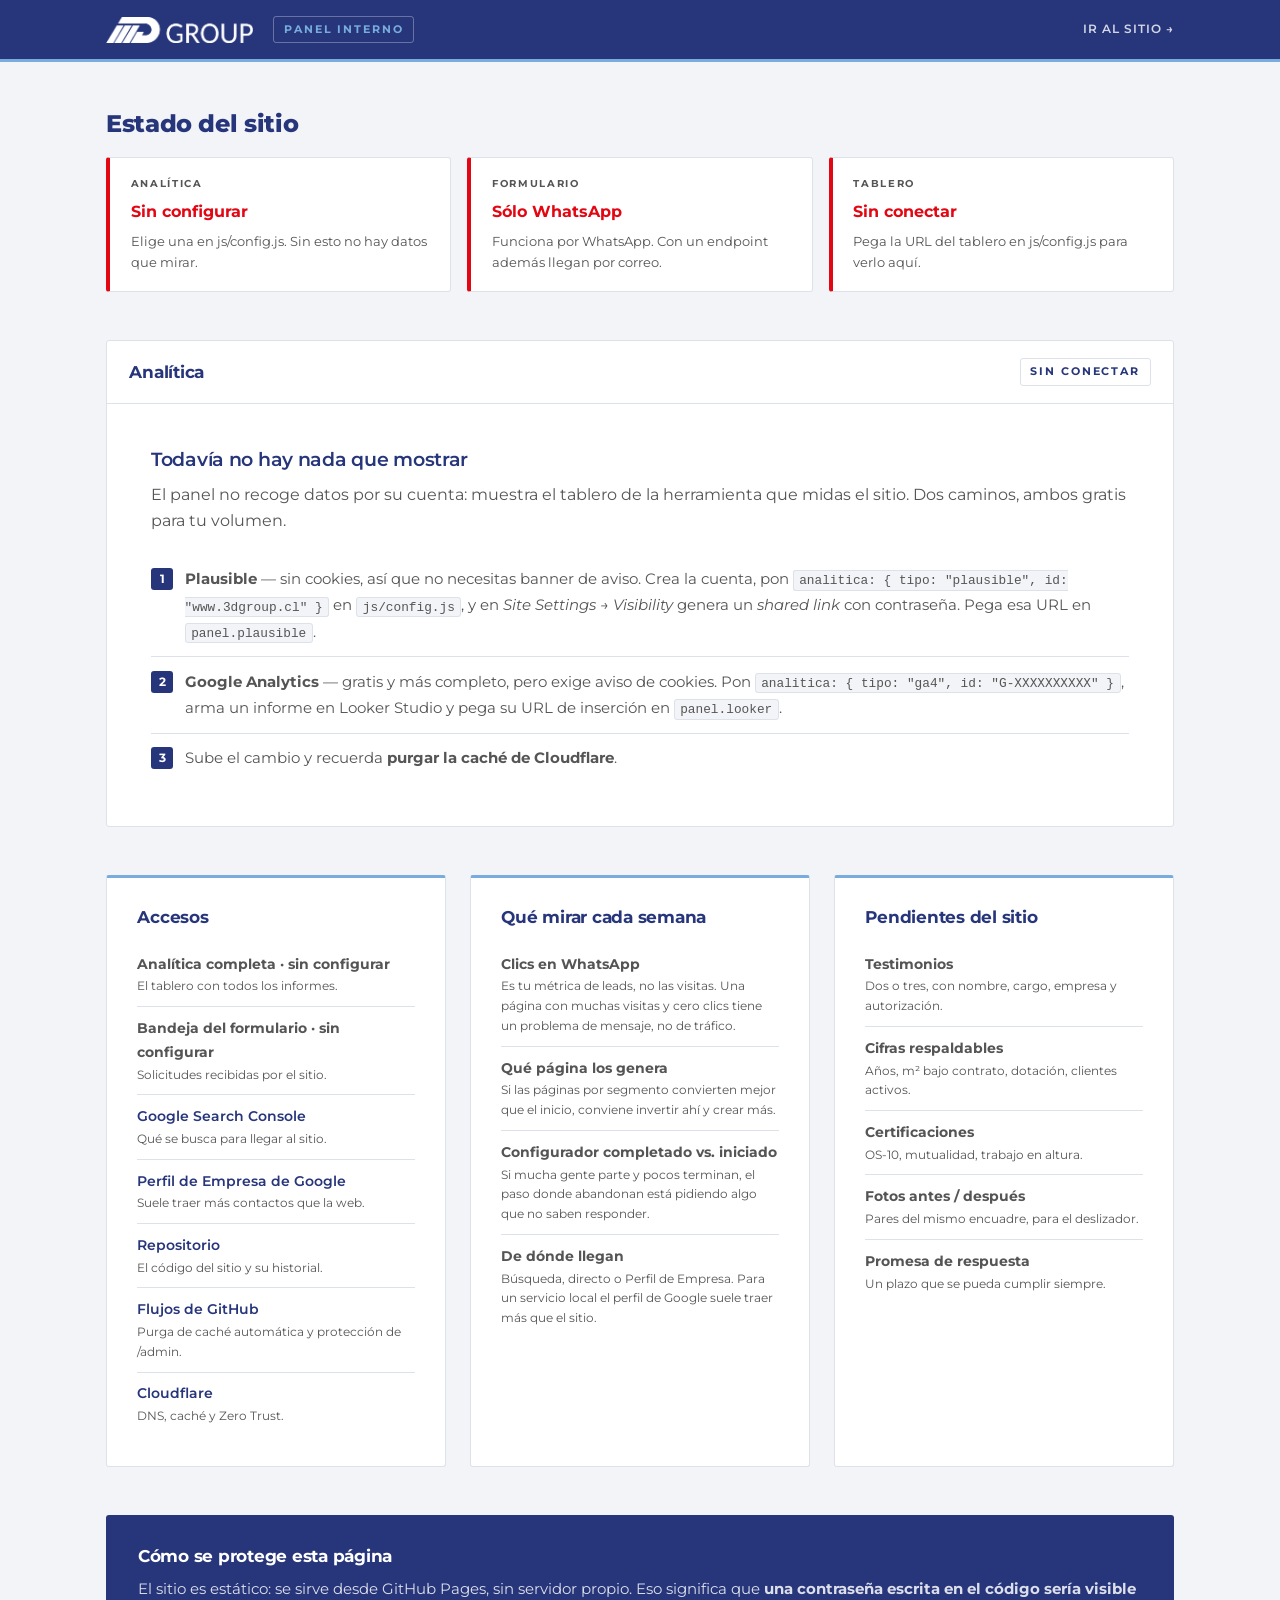
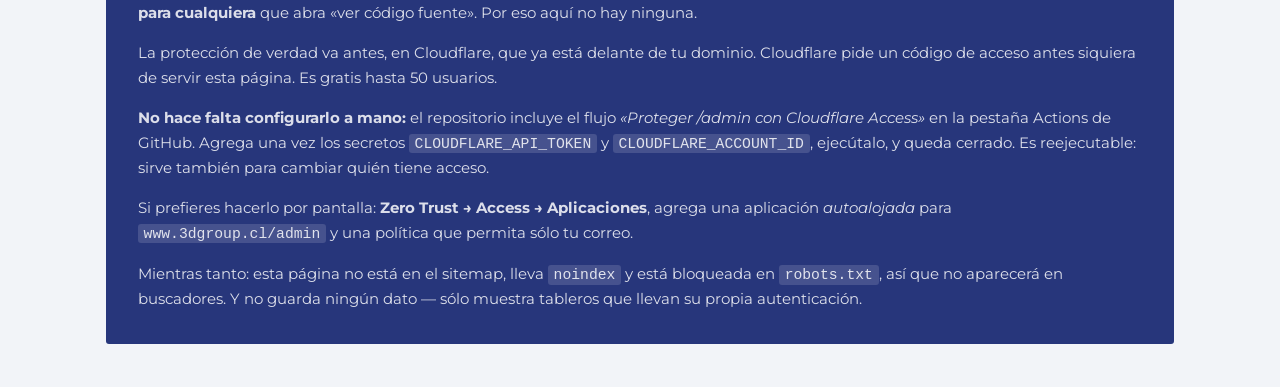
<file: admin/index.html>
<!DOCTYPE html>
<html lang="es">

<head>
    <meta charset="utf-8" />
    <meta name="viewport" content="width=device-width, initial-scale=1" />
    <title>Panel · 3D Group</title>

    <!-- Página interna: fuera de buscadores. La protección real va en
         Cloudflare Access, no aquí. -->
    <meta name="robots" content="noindex, nofollow, noarchive" />
    <meta name="referrer" content="no-referrer" />
    <meta name="theme-color" content="#27367B" />

    <link rel="icon" href="../assets/favicon.ico" sizes="any" />
    <link rel="apple-touch-icon" href="../assets/img/apple-touch-icon.png" />

    <link rel="preconnect" href="https://fonts.googleapis.com" />
    <link rel="preconnect" href="https://fonts.gstatic.com" crossorigin />
    <link href="https://fonts.googleapis.com/css2?family=Montserrat:wght@300;400;500;600;700;800&display=swap"
        rel="stylesheet" />

    <link href="../css/styles.css" rel="stylesheet" />
</head>

<body class="admin">

    <header class="admin__bar">
        <div class="shell">
            <img src="../assets/img/logo-blanco.png" alt="3D Group" width="2460" height="434" />
            <span class="admin__tag">Panel interno</span>
            <a class="admin__salir" href="../index.html">Ir al sitio &rarr;</a>
        </div>
    </header>

    <main>
        <div class="shell">

            <!-- Estado de cada pieza, leído de js/config.js -->
            <section aria-labelledby="h-estado">
                <h1 id="h-estado" style="font-size:1.5rem; margin-bottom:1.2rem;">Estado del sitio</h1>
                <div class="estado" id="estado"></div>
            </section>

            <!-- Tablero de analítica -->
            <section class="tablero" aria-labelledby="h-tablero">
                <div class="tablero__cab">
                    <h2 id="h-tablero">Analítica</h2>
                    <span id="tableroFuente" class="admin__tag" style="color:var(--navy); border-color:var(--gris-borde);"></span>
                </div>
                <div id="tablero"></div>
            </section>

            <div class="admin__cols">

                <section class="tarjeta" aria-labelledby="h-accesos">
                    <h2 id="h-accesos">Accesos</h2>
                    <ul id="accesos"></ul>
                </section>

                <section class="tarjeta" aria-labelledby="h-leer">
                    <h2 id="h-leer">Qué mirar cada semana</h2>
                    <ul>
                        <li>
                            <strong>Clics en WhatsApp</strong>
                            <small>Es tu métrica de leads, no las visitas. Una página con muchas
                                visitas y cero clics tiene un problema de mensaje, no de tráfico.</small>
                        </li>
                        <li>
                            <strong>Qué página los genera</strong>
                            <small>Si las páginas por segmento convierten mejor que el inicio,
                                conviene invertir ahí y crear más.</small>
                        </li>
                        <li>
                            <strong>Configurador completado vs. iniciado</strong>
                            <small>Si mucha gente parte y pocos terminan, el paso donde abandonan
                                está pidiendo algo que no saben responder.</small>
                        </li>
                        <li>
                            <strong>De dónde llegan</strong>
                            <small>Búsqueda, directo o Perfil de Empresa. Para un servicio local
                                el perfil de Google suele traer más que el sitio.</small>
                        </li>
                    </ul>
                </section>

                <section class="tarjeta" aria-labelledby="h-pend">
                    <h2 id="h-pend">Pendientes del sitio</h2>
                    <ul>
                        <li><strong>Testimonios</strong>
                            <small>Dos o tres, con nombre, cargo, empresa y autorización.</small></li>
                        <li><strong>Cifras respaldables</strong>
                            <small>Años, m² bajo contrato, dotación, clientes activos.</small></li>
                        <li><strong>Certificaciones</strong>
                            <small>OS-10, mutualidad, trabajo en altura.</small></li>
                        <li><strong>Fotos antes / después</strong>
                            <small>Pares del mismo encuadre, para el deslizador.</small></li>
                        <li><strong>Promesa de respuesta</strong>
                            <small>Un plazo que se pueda cumplir siempre.</small></li>
                    </ul>
                </section>

            </div>

            <section class="aviso" aria-labelledby="h-seg">
                <h2 id="h-seg">Cómo se protege esta página</h2>
                <p>
                    El sitio es estático: se sirve desde GitHub Pages, sin servidor propio. Eso
                    significa que <strong>una contraseña escrita en el código sería visible para
                    cualquiera</strong> que abra «ver código fuente». Por eso aquí no hay ninguna.
                </p>
                <p>
                    La protección de verdad va antes, en Cloudflare, que ya está delante de tu
                    dominio. Cloudflare pide un código de acceso antes siquiera de servir esta
                    página. Es gratis hasta 50 usuarios.
                </p>
                <p>
                    <strong>No hace falta configurarlo a mano:</strong> el repositorio incluye el
                    flujo <em>«Proteger /admin con Cloudflare Access»</em> en la pestaña Actions
                    de GitHub. Agrega una vez los secretos <code>CLOUDFLARE_API_TOKEN</code> y
                    <code>CLOUDFLARE_ACCOUNT_ID</code>, ejecútalo, y queda cerrado. Es
                    reejecutable: sirve también para cambiar quién tiene acceso.
                </p>
                <p>
                    Si prefieres hacerlo por pantalla: <strong>Zero Trust → Access →
                    Aplicaciones</strong>, agrega una aplicación <em>autoalojada</em> para
                    <code>www.3dgroup.cl/admin</code> y una política que permita sólo tu correo.
                </p>
                <p>
                    Mientras tanto: esta página no está en el sitemap, lleva
                    <code>noindex</code> y está bloqueada en <code>robots.txt</code>, así que no
                    aparecerá en buscadores. Y no guarda ningún dato — sólo muestra tableros que
                    llevan su propia autenticación.
                </p>
            </section>

        </div>
    </main>

    <script src="../js/config.js"></script>
    <script>
        (function () {
            "use strict";
            var CFG = window.CONFIG_3D || {};
            var P = CFG.panel || {};
            var A = CFG.analitica || {};

            function el(t, c, h) {
                var n = document.createElement(t);
                if (c) n.className = c;
                if (h !== undefined) n.innerHTML = h;
                return n;
            }

            /* --- Estado --- */
            var items = [
                ["Analítica", A.tipo && A.id,
                 A.tipo ? (A.tipo === "ga4" ? "Google Analytics" : "Plausible") : "Sin configurar",
                 A.tipo ? "Registrando eventos de contacto." :
                 "Elige una en js/config.js. Sin esto no hay datos que mirar."],
                ["Formulario", CFG.formEndpoint, CFG.formEndpoint ? "Recibe por correo" : "Sólo WhatsApp",
                 CFG.formEndpoint ? "Las solicitudes quedan registradas." :
                 "Funciona por WhatsApp. Con un endpoint además llegan por correo."],
                ["Tablero", P.plausible || P.looker, (P.plausible || P.looker) ? "Conectado" : "Sin conectar",
                 (P.plausible || P.looker) ? "Se muestra más abajo." :
                 "Pega la URL del tablero en js/config.js para verlo aquí."]
            ];
            var cont = document.getElementById("estado");
            items.forEach(function (it) {
                var d = el("div", "estado__item " + (it[1] ? "is-ok" : "is-off"));
                d.appendChild(el("span", "estado__k", it[0]));
                d.appendChild(el("span", "estado__v", it[2]));
                d.appendChild(el("small", "estado__n", it[3]));
                cont.appendChild(d);
            });

            /* --- Tablero --- */
            var caja = document.getElementById("tablero");
            var fuente = document.getElementById("tableroFuente");
            var url = P.plausible || P.looker;

            if (url) {
                fuente.textContent = P.plausible ? "Plausible" : "Looker Studio";
                var f = el("iframe");
                f.setAttribute("src", url);
                f.setAttribute("title", "Tablero de analítica");
                f.setAttribute("loading", "lazy");
                f.setAttribute("referrerpolicy", "no-referrer-when-downgrade");
                f.setAttribute("sandbox", "allow-scripts allow-same-origin allow-popups allow-forms");
                caja.appendChild(f);
            } else {
                fuente.textContent = "Sin conectar";
                caja.appendChild(el("div", "vacio",
                    '<h3>Todavía no hay nada que mostrar</h3>' +
                    '<p>El panel no recoge datos por su cuenta: muestra el tablero de la ' +
                    'herramienta que midas el sitio. Dos caminos, ambos gratis para tu volumen.</p>' +
                    '<ol>' +
                    '<li><strong>Plausible</strong> — sin cookies, así que no necesitas banner de ' +
                    'aviso. Crea la cuenta, pon <code>analitica: { tipo: "plausible", id: ' +
                    '"www.3dgroup.cl" }</code> en <code>js/config.js</code>, y en ' +
                    '<em>Site Settings → Visibility</em> genera un <em>shared link</em> con ' +
                    'contraseña. Pega esa URL en <code>panel.plausible</code>.</li>' +
                    '<li><strong>Google Analytics</strong> — gratis y más completo, pero exige ' +
                    'aviso de cookies. Pon <code>analitica: { tipo: "ga4", id: "G-XXXXXXXXXX" }</code>, ' +
                    'arma un informe en Looker Studio y pega su URL de inserción en ' +
                    '<code>panel.looker</code>.</li>' +
                    '<li>Sube el cambio y recuerda <strong>purgar la caché de Cloudflare</strong>.</li>' +
                    '</ol>'));
            }

            /* --- Accesos --- */
            var accesos = [
                [P.plausible || (A.tipo === "ga4" ? "https://analytics.google.com/" : ""),
                 "Analítica completa", "El tablero con todos los informes."],
                [P.formularios, "Bandeja del formulario", "Solicitudes recibidas por el sitio."],
                [P.buscadores, "Google Search Console", "Qué se busca para llegar al sitio."],
                [P.negocio, "Perfil de Empresa de Google", "Suele traer más contactos que la web."],
                ["https://github.com/3D-Servicios-y-soluciones/landing", "Repositorio",
                 "El código del sitio y su historial."],
                ["https://github.com/3D-Servicios-y-soluciones/landing/actions", "Flujos de GitHub",
                 "Purga de caché automática y protección de /admin."],
                ["https://dash.cloudflare.com/", "Cloudflare",
                 "DNS, caché y Zero Trust."]
            ];
            var ul = document.getElementById("accesos");
            accesos.forEach(function (a) {
                var li = el("li");
                if (a[0]) {
                    var link = el("a", null, a[1]);
                    link.href = a[0];
                    link.target = "_blank";
                    link.rel = "noopener noreferrer";
                    li.appendChild(link);
                } else {
                    li.appendChild(el("strong", null, a[1] + " · sin configurar"));
                }
                li.appendChild(el("small", null, a[2]));
                ul.appendChild(li);
            });
        })();
    </script>
</body>

</html>
</file>
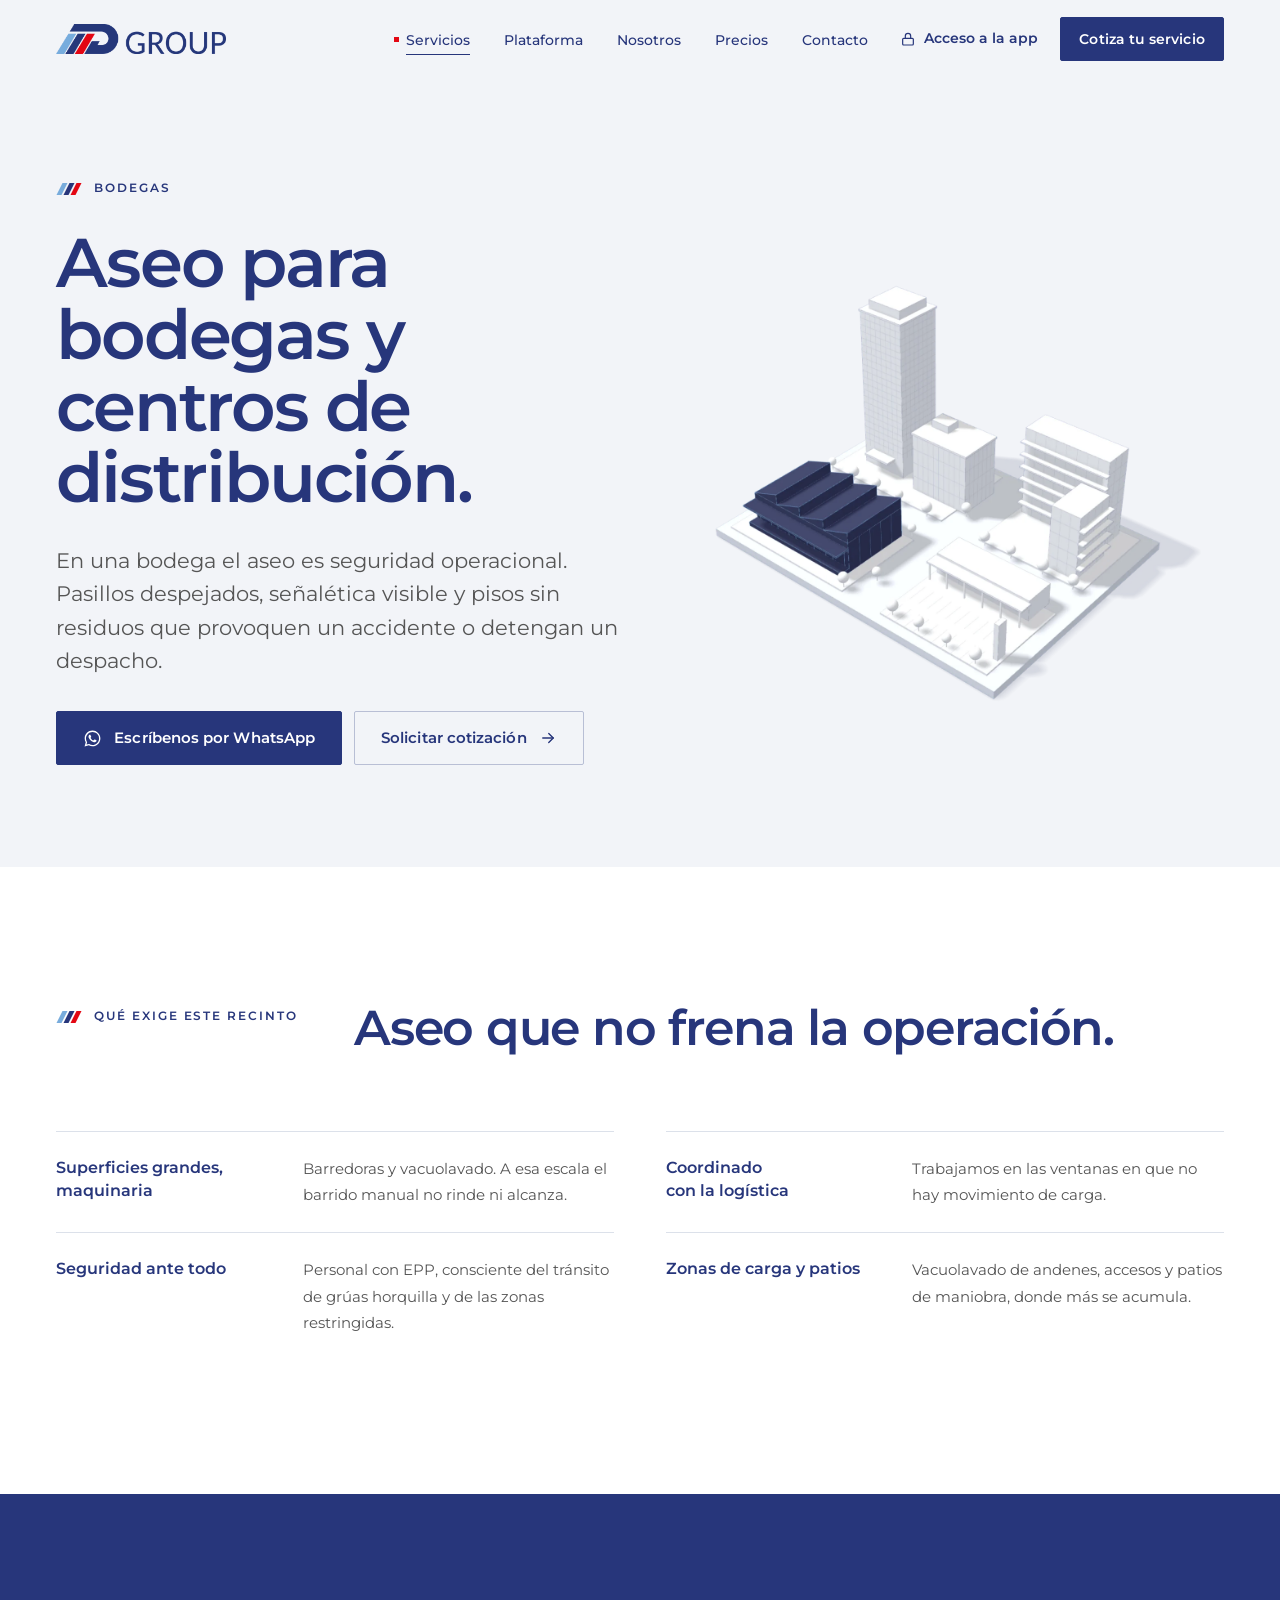
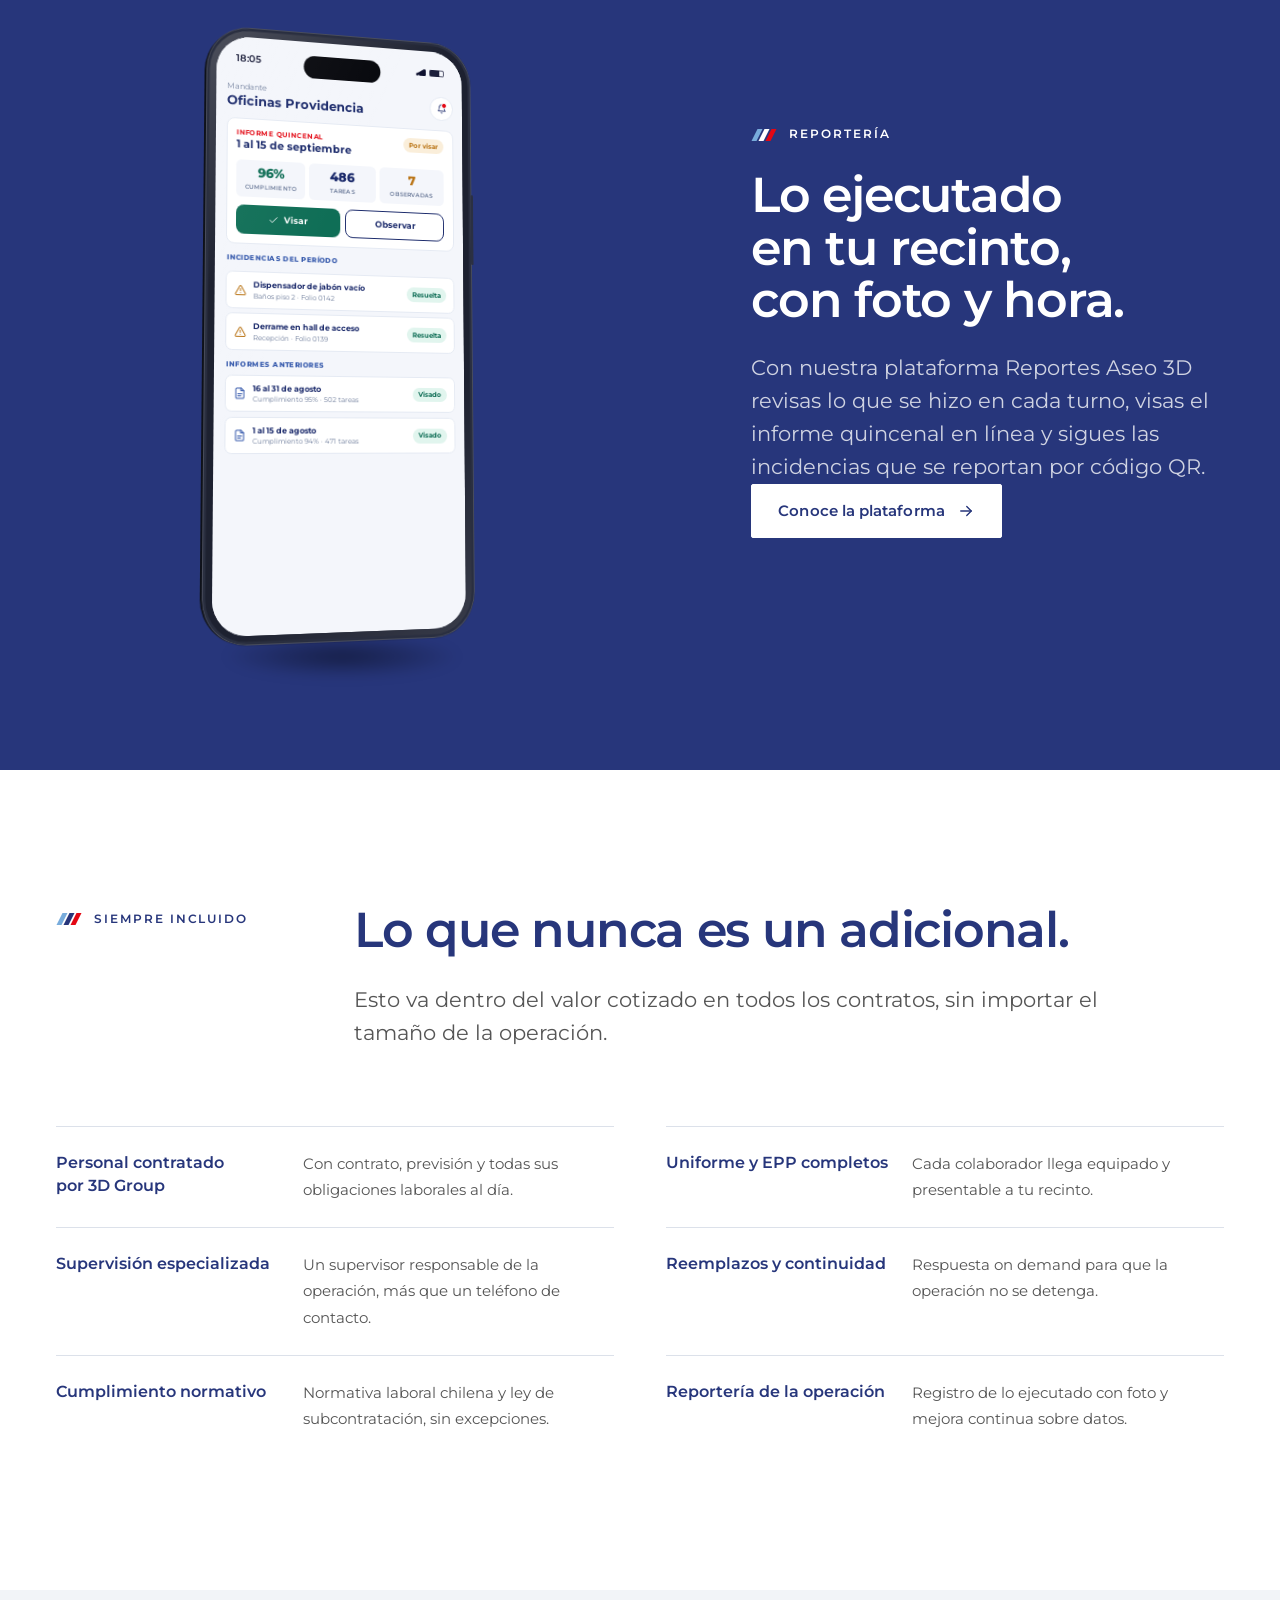
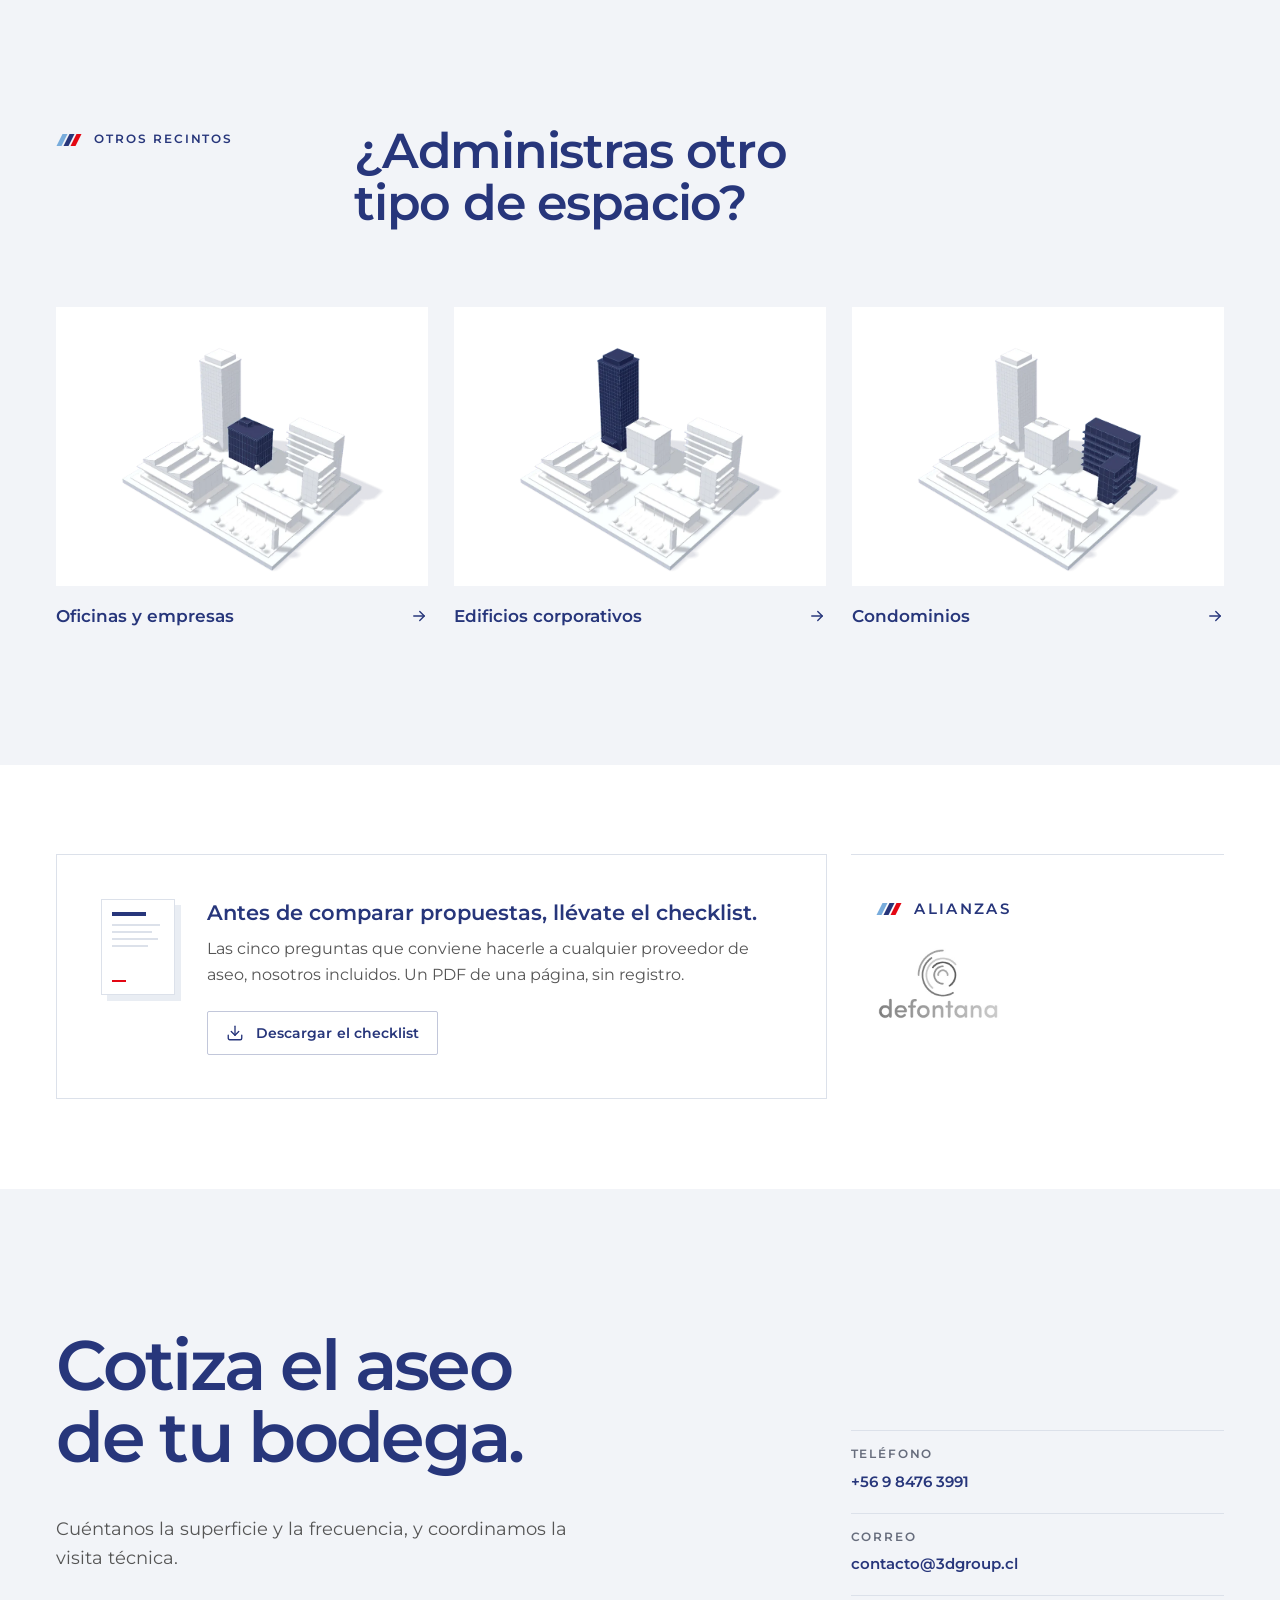
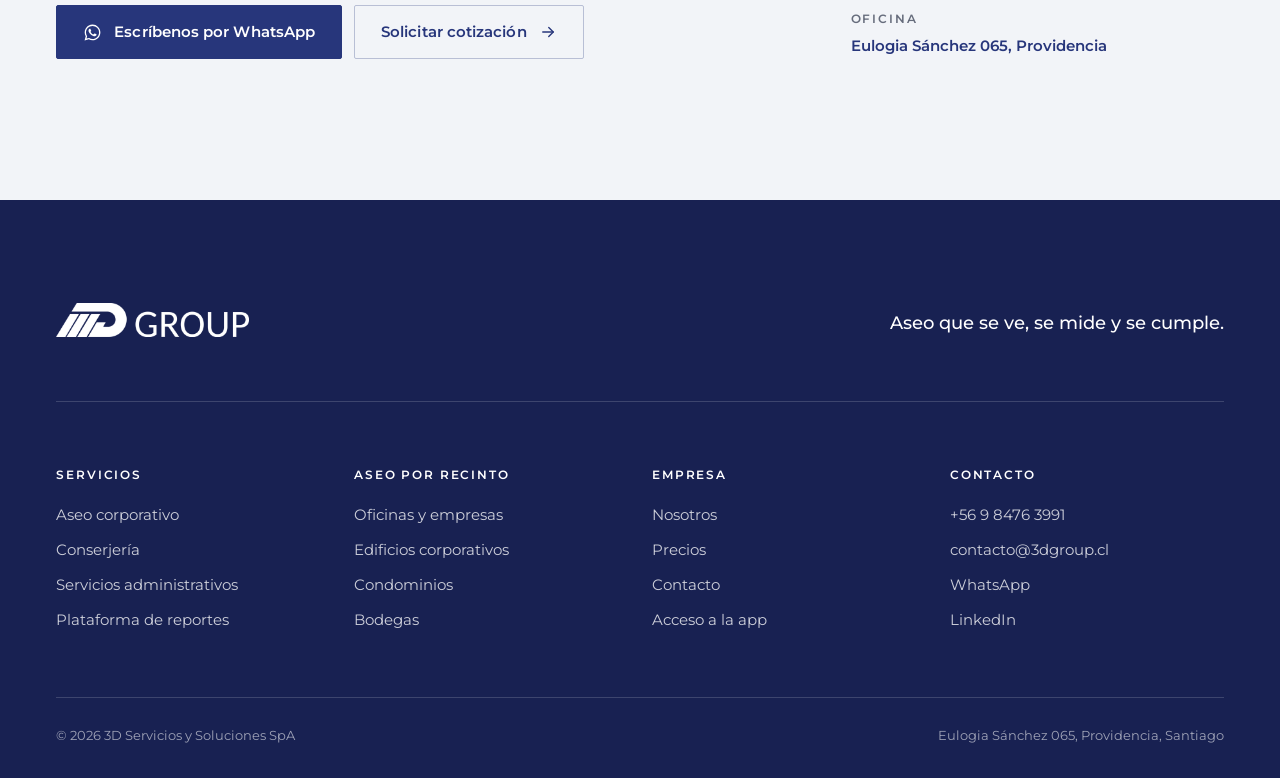
<file: aseo-bodegas.html>
<!DOCTYPE html>
<html lang="es-CL" class="no-js">
<head>
  <meta charset="utf-8">
  <meta name="viewport" content="width=device-width, initial-scale=1, viewport-fit=cover">
  <title>Aseo para bodegas y centros de distribución | 3D Group</title>
  <meta name="description" content="Aseo para bodegas en Santiago: barrido mecanizado, vacuolavado de zonas de carga, personal con EPP y coordinación con la operación logística.">
  <meta name="author" content="3D Servicios y Soluciones SpA">
  <meta name="theme-color" content="#27367B">
  <link rel="canonical" href="https://www.3dgroup.cl/aseo-bodegas.html">
  <meta property="og:type" content="website">
  <meta property="og:locale" content="es_CL">
  <meta property="og:site_name" content="3D Group">
  <meta property="og:title" content="Aseo para bodegas y centros de distribución | 3D Group">
  <meta property="og:description" content="Aseo para bodegas en Santiago: barrido mecanizado, vacuolavado de zonas de carga, personal con EPP y coordinación con la operación logística.">
  <meta property="og:url" content="https://www.3dgroup.cl/aseo-bodegas.html">
  <meta property="og:image" content="https://www.3dgroup.cl/assets/img/og-3dgroup.jpg">
  <meta property="og:image:width" content="1200">
  <meta property="og:image:height" content="630">
  <meta name="twitter:card" content="summary_large_image">
  <link rel="icon" href="assets/favicon.ico" sizes="any">
  <link rel="icon" href="assets/img/favicon-256.png" type="image/png">
  <link rel="apple-touch-icon" href="assets/img/apple-touch-icon.png">
  <link rel="preload" href="assets/fonts/montserrat-latin-var.woff2" as="font" type="font/woff2" crossorigin>
  <link rel="stylesheet" href="css/site.css?v=20260925">
  <script>document.documentElement.className=document.documentElement.className.replace("no-js","js");</script>
</head>
<body>
  <svg class="sr-only" width="0" height="0" aria-hidden="true" focusable="false">
  <symbol id="i-flecha" viewBox="0 0 24 24"><path d="M5 12h14"/><path d="m13 6 6 6-6 6"/></symbol>
  <symbol id="i-flecha-diag" viewBox="0 0 24 24"><path d="M7 17 17 7"/><path d="M8 7h9v9"/></symbol>
  <symbol id="i-candado" viewBox="0 0 24 24"><rect x="4" y="11" width="16" height="10" rx="1.5"/><path d="M8 11V7.5a4 4 0 0 1 8 0V11"/></symbol>
  <symbol id="i-cerrar" viewBox="0 0 24 24"><path d="M18 6 6 18"/><path d="m6 6 12 12"/></symbol>
  <symbol id="i-camara" viewBox="0 0 24 24"><path d="M14.5 4h-5L7 7H4a2 2 0 0 0-2 2v9a2 2 0 0 0 2 2h16a2 2 0 0 0 2-2V9a2 2 0 0 0-2-2h-3z"/><circle cx="12" cy="13" r="3.2"/></symbol>
  <symbol id="i-check" viewBox="0 0 24 24"><path d="M20 6 9 17l-5-5"/></symbol>
  <symbol id="i-pin" viewBox="0 0 24 24"><path d="M20 10c0 5-5.5 10.2-7.4 11.8a1 1 0 0 1-1.2 0C9.5 20.2 4 15 4 10a8 8 0 0 1 16 0"/><circle cx="12" cy="10" r="3"/></symbol>
  <symbol id="i-mira" viewBox="0 0 24 24"><circle cx="12" cy="12" r="9"/><path d="M22 12h-4M6 12H2M12 6V2M12 22v-4"/></symbol>
  <symbol id="i-alerta" viewBox="0 0 24 24"><path d="m21.7 18-8-14a2 2 0 0 0-3.4 0l-8 14A2 2 0 0 0 4 21h16a2 2 0 0 0 1.7-3"/><path d="M12 9v4"/><path d="M12 17h.01"/></symbol>
  <symbol id="i-reloj" viewBox="0 0 24 24"><circle cx="12" cy="12" r="9"/><path d="M12 7v5l3 2"/></symbol>
  <symbol id="i-doc" viewBox="0 0 24 24"><path d="M15 2H6a2 2 0 0 0-2 2v16a2 2 0 0 0 2 2h12a2 2 0 0 0 2-2V7z"/><path d="M14 2v5h6"/><path d="M8 13h8M8 17h6"/></symbol>
  <symbol id="i-salir" viewBox="0 0 24 24"><path d="M9 21H5a2 2 0 0 1-2-2V5a2 2 0 0 1 2-2h4"/><path d="m16 17 5-5-5-5"/><path d="M21 12H9"/></symbol>
  <symbol id="i-abajo" viewBox="0 0 24 24"><path d="m6 9 6 6 6-6"/></symbol>
  <symbol id="i-caja" viewBox="0 0 24 24"><path d="M21 8a2 2 0 0 0-1-1.7l-7-4a2 2 0 0 0-2 0l-7 4A2 2 0 0 0 3 8v8a2 2 0 0 0 1 1.7l7 4a2 2 0 0 0 2 0l7-4a2 2 0 0 0 1-1.7z"/><path d="m3.3 7 8.7 5 8.7-5"/><path d="M12 22V12"/></symbol>
  <symbol id="i-campana" viewBox="0 0 24 24"><path d="M6 8a6 6 0 0 1 12 0c0 7 3 9 3 9H3s3-2 3-9"/><path d="M10.3 21a1.9 1.9 0 0 0 3.4 0"/></symbol>
  <symbol id="i-mas" viewBox="0 0 24 24"><path d="M12 5v14M5 12h14"/></symbol>
  <symbol id="i-descarga" viewBox="0 0 24 24"><path d="M21 15v4a2 2 0 0 1-2 2H5a2 2 0 0 1-2-2v-4"/><path d="m7 10 5 5 5-5"/><path d="M12 15V3"/></symbol>
  <symbol id="i-qr" viewBox="0 0 24 24"><rect x="3" y="3" width="6" height="6" rx="1"/><rect x="15" y="3" width="6" height="6" rx="1"/><rect x="3" y="15" width="6" height="6" rx="1"/><path d="M21 15h-3a2 2 0 0 0-2 2v4M21 21v.01M12 7v3a2 2 0 0 1-2 2H7M3 12h.01M12 3h.01M12 16v.01M16 12h1M21 12v.01M12 21v-1"/></symbol>
  <symbol id="i-lista" viewBox="0 0 24 24"><rect x="8" y="2" width="8" height="4" rx="1"/><path d="M16 4h2a2 2 0 0 1 2 2v14a2 2 0 0 1-2 2H6a2 2 0 0 1-2-2V6a2 2 0 0 1 2-2h2"/><path d="m9 14 2 2 4-4"/></symbol>
  <symbol id="i-wa" viewBox="0 0 24 24"><path d="M12.04 2C6.58 2 2.13 6.45 2.13 11.91c0 1.75.46 3.45 1.32 4.95L2 22l5.25-1.38a9.9 9.9 0 0 0 4.79 1.22h.01c5.46 0 9.91-4.45 9.91-9.91 0-2.65-1.03-5.14-2.9-7.01A9.82 9.82 0 0 0 12.04 2zm0 18.15h-.01a8.2 8.2 0 0 1-4.19-1.15l-.3-.18-3.12.82.83-3.04-.2-.31a8.19 8.19 0 0 1-1.26-4.38c0-4.54 3.7-8.24 8.25-8.24 2.2 0 4.27.86 5.83 2.42a8.19 8.19 0 0 1 2.41 5.83c0 4.54-3.7 8.23-8.24 8.23zm4.52-6.16c-.25-.12-1.47-.72-1.69-.81-.23-.08-.39-.12-.56.13-.16.24-.64.8-.78.97-.15.16-.29.18-.54.06-.25-.13-1.05-.39-1.99-1.23-.74-.66-1.23-1.47-1.38-1.72-.14-.25-.01-.38.11-.5.11-.11.25-.29.37-.44.13-.15.17-.25.25-.41.08-.17.04-.31-.02-.44-.06-.12-.56-1.34-.76-1.84-.2-.48-.41-.42-.56-.43h-.48c-.17 0-.44.06-.67.31-.23.25-.87.86-.87 2.09s.9 2.43 1.02 2.6c.12.16 1.76 2.68 4.26 3.76.6.26 1.06.41 1.42.53.6.19 1.14.16 1.57.1.48-.07 1.47-.6 1.68-1.18.21-.58.21-1.08.14-1.18-.06-.11-.22-.17-.47-.29z"/></symbol>
  <symbol id="i-linkedin" viewBox="0 0 24 24"><path d="M20.45 20.45h-3.56v-5.57c0-1.33-.02-3.04-1.85-3.04-1.85 0-2.14 1.45-2.14 2.94v5.67H9.34V9h3.41v1.56h.05c.48-.9 1.64-1.85 3.37-1.85 3.6 0 4.27 2.37 4.27 5.46v6.28zM5.34 7.43a2.06 2.06 0 1 1 0-4.13 2.06 2.06 0 0 1 0 4.13zM7.12 20.45H3.56V9h3.56v11.45zM22.22 0H1.77C.79 0 0 .77 0 1.73v20.54C0 23.23.79 24 1.77 24h20.45c.98 0 1.78-.77 1.78-1.73V1.73C24 .77 23.2 0 22.22 0z"/></symbol>
</svg>

  <a class="saltar" href="#contenido">Saltar al contenido</a>
  <header class="cabecera" data-cabecera>
    <div class="contenedor cabecera__fila">
      <a class="cabecera__marca" href="index.html" aria-label="3D Group, ir al inicio">
        <img class="marca-color" src="assets/img/marca/logo-color.png" alt="3D Group" width="600" height="106">
        <img class="marca-clara" src="assets/img/marca/logo-blanco.png" alt="" width="600" height="106">
      </a>
      <nav class="cabecera__nav" aria-label="Principal">
        <ul class="cabecera__enlaces">
          <li><a href="servicios.html" aria-current="page">Servicios</a></li>
          <li><a href="plataforma.html">Plataforma</a></li>
          <li><a href="nosotros.html">Nosotros</a></li>
          <li><a href="precios.html">Precios</a></li>
          <li><a href="contacto.html">Contacto</a></li>
        </ul>
      </nav>
      <div class="cabecera__acciones">
        <a class="cabecera__app" href="https://reportes.3dgroup.cl" target="_blank" rel="noopener" aria-label="Acceso a la app de reportes (se abre en una pestaña nueva)"><svg class="icono" aria-hidden="true" focusable="false"><use href="#i-candado"/></svg><span>Acceso a la app</span></a>
        <a class="boton boton--primario boton--chico" data-wa href="https://wa.me/56984763991">Cotiza tu servicio</a>
      </div>
      <button class="cabecera__abrir" type="button" aria-expanded="false" aria-controls="menu-movil" data-abrir-menu>
        <span class="sr-only">Abrir menú</span><span class="hamburguesa" aria-hidden="true"></span>
      </button>
    </div>
  </header>
  <div class="menu-movil" id="menu-movil" data-menu-movil role="dialog" aria-modal="true" aria-label="Menú" hidden>
    <div class="contenedor menu-movil__cabeza">
      <a href="index.html" aria-label="3D Group, ir al inicio"><img src="assets/img/marca/logo-blanco.png" alt="3D Group" width="600" height="106"></a>
      <button class="menu-movil__cerrar" type="button" data-cerrar-menu><span class="sr-only">Cerrar menú</span><svg class="icono" aria-hidden="true" focusable="false"><use href="#i-cerrar"/></svg></button>
    </div>
    <nav class="contenedor menu-movil__nav" aria-label="Menú principal">
      <ul>
        <li><a href="index.html">Inicio<svg class="icono" aria-hidden="true" focusable="false"><use href="#i-flecha"/></svg></a></li>
        <li><a href="servicios.html" aria-current="page">Servicios<svg class="icono" aria-hidden="true" focusable="false"><use href="#i-flecha"/></svg></a></li>
        <li><a href="plataforma.html">Plataforma<svg class="icono" aria-hidden="true" focusable="false"><use href="#i-flecha"/></svg></a></li>
        <li><a href="nosotros.html">Nosotros<svg class="icono" aria-hidden="true" focusable="false"><use href="#i-flecha"/></svg></a></li>
        <li><a href="precios.html">Precios<svg class="icono" aria-hidden="true" focusable="false"><use href="#i-flecha"/></svg></a></li>
        <li><a href="contacto.html">Contacto<svg class="icono" aria-hidden="true" focusable="false"><use href="#i-flecha"/></svg></a></li>
      </ul>
    </nav>
    <div class="contenedor menu-movil__pie">
      <a class="boton boton--claro" data-wa href="https://wa.me/56984763991"><svg class="icono icono--wa" aria-hidden="true" focusable="false"><use href="#i-wa"/></svg>Cotiza por WhatsApp</a>
      <a class="boton boton--contorno-claro" href="https://reportes.3dgroup.cl" target="_blank" rel="noopener"><svg class="icono" aria-hidden="true" focusable="false"><use href="#i-candado"/></svg>Acceso a la app</a>
      <p class="menu-movil__datos"><a data-tel data-tel-texto href="tel:+56984763991">+56 9 8476 3991</a><br><a data-correo data-correo-texto href="mailto:contacto@3dgroup.cl">contacto@3dgroup.cl</a></p>
    </div>
  </div>
  <main id="contenido">
<section class="encabezado encabezado--media">
  <div class="contenedor encabezado__grilla">
    <div class="encabezado__texto">
      <p class="rotulo"><svg class="franja" viewBox="0 0 25 12" aria-hidden="true" focusable="false"><path class="f1" d="M6 0H11L5 12H0Z"/><path class="f2" d="M13 0H18L12 12H7Z"/><path class="f3" d="M20 0H25L19 12H14Z"/></svg>Bodegas</p>
      <h1 class="t-h1">Aseo para bodegas y centros de distribución.</h1>
      <p class="t-bajada">En una bodega el aseo es seguridad operacional. Pasillos despejados, señalética visible y pisos sin residuos que provoquen un accidente o detengan un despacho.</p>
      <div class="botones">
        <a class="boton boton--primario" data-wa href="https://wa.me/56984763991"><svg class="icono icono--wa" aria-hidden="true" focusable="false"><use href="#i-wa"/></svg>Escríbenos por WhatsApp</a>
        <a class="boton boton--secundario" href="contacto.html">Solicitar cotización<svg class="icono icono--flecha" aria-hidden="true" focusable="false"><use href="#i-flecha"/></svg></a>
      </div>
      <p class="promesa" data-promesa></p>
    </div>
    <div class="encabezado__imagen"><img src="assets/img/maqueta/maqueta-bodegas.webp" alt="Maqueta de una manzana con la bodega destacada" width="1400" height="1150" fetchpriority="high" decoding="async"></div>
  </div>
</section>

<section class="seccion" aria-labelledby="t-exige">
  <div class="contenedor">
    <div class="intro">
      <p class="rotulo"><svg class="franja" viewBox="0 0 25 12" aria-hidden="true" focusable="false"><path class="f1" d="M6 0H11L5 12H0Z"/><path class="f2" d="M13 0H18L12 12H7Z"/><path class="f3" d="M20 0H25L19 12H14Z"/></svg>Qué exige este recinto</p>
      <div class="intro__cuerpo">
        <h2 class="t-h2" id="t-exige">Aseo que no frena la operación.</h2>
      </div>
    </div>
    <ul class="puntos">
      <li><h3>Superficies grandes, maquinaria</h3><p>Barredoras y vacuolavado. A esa escala el barrido manual no rinde ni alcanza.</p></li>
      <li><h3>Coordinado con la logística</h3><p>Trabajamos en las ventanas en que no hay movimiento de carga.</p></li>
      <li><h3>Seguridad ante todo</h3><p>Personal con EPP, consciente del tránsito de grúas horquilla y de las zonas restringidas.</p></li>
      <li><h3>Zonas de carga y patios</h3><p>Vacuolavado de andenes, accesos y patios de maniobra, donde más se acumula.</p></li>
    </ul>
  </div>
</section>

<section class="seccion seccion--navy" aria-labelledby="t-reporteria">
  <div class="contenedor">
    <div class="bloque-dividido bloque-dividido--invertido">
      <div class="bloque-dividido__texto">
        <p class="rotulo rotulo--claro"><svg class="franja" viewBox="0 0 25 12" aria-hidden="true" focusable="false"><path class="f1" d="M6 0H11L5 12H0Z"/><path class="f2" d="M13 0H18L12 12H7Z"/><path class="f3" d="M20 0H25L19 12H14Z"/></svg>Reportería</p>
        <h2 class="t-h2" id="t-reporteria">Lo ejecutado en tu recinto, con foto y hora.</h2>
        <p class="t-bajada">Con nuestra plataforma Reportes Aseo 3D revisas lo que se hizo en cada turno, visas el informe quincenal en línea y sigues las incidencias que se reportan por código QR.</p>
        <div class="botones"><a class="boton boton--claro" href="plataforma.html">Conoce la plataforma<svg class="icono icono--flecha" aria-hidden="true" focusable="false"><use href="#i-flecha"/></svg></a></div>
      </div>
      <div class="bloque-dividido__visual bloque-dividido__visual--telefono" aria-hidden="true"><div class="telefono"><div class="telefono__cuerpo"><div class="telefono__vidrio"><div class="pantallas"><div class="pantalla app" role="img" aria-label="Vista del mandante: informe quincenal para visar u observar e incidencias del período">
  <div class="m-estado m-estado--claro"><span>18:05</span><span class="m-estado__iconos"><i></i><i></i></span></div>
  <div class="m-cuerpo">
    <div class="m-marca-cliente"><div><small>Mandante</small><b>Oficinas Providencia</b></div><span class="m-campana"><svg class="ic"><use href="#i-campana"/></svg></span></div>
    <div class="m-informe">
      <div class="m-informe__cabeza"><div><small>Informe quincenal</small><b>1 al 15 de septiembre</b></div><span class="m-estado-pill">Por visar</span></div>
      <div class="m-cifras"><div><b class="teal">96%</b><small>Cumplimiento</small></div><div><b>486</b><small>Tareas</small></div><div><b class="amber">7</b><small>Observadas</small></div></div>
      <div class="m-botonera"><span class="m-boton m-boton--teal"><svg class="ic"><use href="#i-check"/></svg>Visar</span><span class="m-boton m-boton--contorno">Observar</span></div>
    </div>
    <p class="m-area">Incidencias del período</p>
    <div class="m-lista-inc">
      <div class="m-inc"><svg class="ic"><use href="#i-alerta"/></svg><div><b>Dispensador de jabón vacío</b><small>Baños piso 2 · Folio 0142</small></div><span class="m-estado-pill teal">Resuelta</span></div>
      <div class="m-inc"><svg class="ic"><use href="#i-alerta"/></svg><div><b>Derrame en hall de acceso</b><small>Recepción · Folio 0139</small></div><span class="m-estado-pill teal">Resuelta</span></div>
    </div>
    <p class="m-area">Informes anteriores</p>
    <div class="m-inc"><svg class="ic" style="color:var(--a-navy2)"><use href="#i-doc"/></svg><div><b>16 al 31 de agosto</b><small>Cumplimiento 95% · 502 tareas</small></div><span class="m-estado-pill teal">Visado</span></div>
    <div class="m-inc"><svg class="ic" style="color:var(--a-navy2)"><use href="#i-doc"/></svg><div><b>1 al 15 de agosto</b><small>Cumplimiento 94% · 471 tareas</small></div><span class="m-estado-pill teal">Visado</span></div>
  </div>
</div>
</div></div></div><div class="telefono__sombra"></div></div></div>
    </div>
  </div>
</section>


<section class="seccion" aria-labelledby="t-incluido">
  <div class="contenedor">
    <div class="intro">
      <p class="rotulo"><svg class="franja" viewBox="0 0 25 12" aria-hidden="true" focusable="false"><path class="f1" d="M6 0H11L5 12H0Z"/><path class="f2" d="M13 0H18L12 12H7Z"/><path class="f3" d="M20 0H25L19 12H14Z"/></svg>Siempre incluido</p>
      <div class="intro__cuerpo">
        <h2 class="t-h2" id="t-incluido">Lo que nunca es un adicional.</h2>
        <p class="t-bajada">Esto va dentro del valor cotizado en todos los contratos, sin importar el tamaño de la operación.</p>
      </div>
    </div>
    <ul class="puntos">
  <li><h3>Personal contratado por 3D Group</h3><p>Con contrato, previsión y todas sus obligaciones laborales al día.</p></li>
  <li><h3>Uniforme y EPP completos</h3><p>Cada colaborador llega equipado y presentable a tu recinto.</p></li>
  <li><h3>Supervisión especializada</h3><p>Un supervisor responsable de la operación, más que un teléfono de contacto.</p></li>
  <li><h3>Reemplazos y continuidad</h3><p>Respuesta on demand para que la operación no se detenga.</p></li>
  <li><h3>Cumplimiento normativo</h3><p>Normativa laboral chilena y ley de subcontratación, sin excepciones.</p></li>
  <li><h3>Reportería de la operación</h3><p>Registro de lo ejecutado con foto y mejora continua sobre datos.</p></li>
</ul>

  </div>
</section>

<section class="seccion seccion--niebla" aria-labelledby="t-otros">
  <div class="contenedor">
    <div class="intro">
      <p class="rotulo"><svg class="franja" viewBox="0 0 25 12" aria-hidden="true" focusable="false"><path class="f1" d="M6 0H11L5 12H0Z"/><path class="f2" d="M13 0H18L12 12H7Z"/><path class="f3" d="M20 0H25L19 12H14Z"/></svg>Otros recintos</p>
      <div class="intro__cuerpo">
        <h2 class="t-h2" id="t-otros">¿Administras otro tipo de espacio?</h2>
      </div>
    </div>
    <ul class="tarjetas-recinto tarjetas-recinto--3"><li><a class="tarjeta-recinto" href="aseo-oficinas.html"><span class="tarjeta-recinto__img"><img src="assets/img/maqueta/maqueta-oficinas-800.webp" alt="" width="800" height="657" loading="lazy" decoding="async"></span><span class="tarjeta-recinto__nombre">Oficinas y empresas<svg class="icono" aria-hidden="true" focusable="false"><use href="#i-flecha"/></svg></span></a></li><li><a class="tarjeta-recinto" href="aseo-edificios-corporativos.html"><span class="tarjeta-recinto__img"><img src="assets/img/maqueta/maqueta-edificios-800.webp" alt="" width="800" height="657" loading="lazy" decoding="async"></span><span class="tarjeta-recinto__nombre">Edificios corporativos<svg class="icono" aria-hidden="true" focusable="false"><use href="#i-flecha"/></svg></span></a></li><li><a class="tarjeta-recinto" href="aseo-condominios.html"><span class="tarjeta-recinto__img"><img src="assets/img/maqueta/maqueta-condominios-800.webp" alt="" width="800" height="657" loading="lazy" decoding="async"></span><span class="tarjeta-recinto__nombre">Condominios<svg class="icono" aria-hidden="true" focusable="false"><use href="#i-flecha"/></svg></span></a></li></ul>
  </div>
</section>

<section class="seccion seccion--ajustada" aria-label="Recursos">
  <div class="contenedor">
    <div class="recursos">
  <div class="recurso">
    <span class="recurso__hoja" aria-hidden="true"></span>
    <div>
      <h3>Antes de comparar propuestas, llévate el checklist.</h3>
      <p>Las cinco preguntas que conviene hacerle a cualquier proveedor de aseo, nosotros incluidos. Un PDF de una página, sin registro.</p>
      <div class="botones">
        <a class="boton boton--secundario boton--chico" href="assets/descargas/checklist-proveedor-aseo-3d-group.pdf" download><svg class="icono" aria-hidden="true" focusable="false"><use href="#i-descarga"/></svg>Descargar el checklist</a>
      </div>
    </div>
  </div>
  <div class="alianzas">
    <p class="rotulo"><svg class="franja" viewBox="0 0 25 12" aria-hidden="true" focusable="false"><path class="f1" d="M6 0H11L5 12H0Z"/><path class="f2" d="M13 0H18L12 12H7Z"/><path class="f3" d="M20 0H25L19 12H14Z"/></svg>Alianzas</p>
    <img src="assets/img/alliances/Defontana.png" alt="Defontana" width="186" height="110" loading="lazy" decoding="async">
  </div>
</div>

  </div>
</section>

<section class="cierre" aria-labelledby="t-cierre">
  <div class="contenedor cierre__grilla">
    <h2 id="t-cierre">Cotiza el aseo de tu bodega.</h2>
    <div class="cierre__texto">
      <p>Cuéntanos la superficie y la frecuencia, y coordinamos la visita técnica.</p>
      <div class="botones">
        <a class="boton boton--primario" data-wa href="https://wa.me/56984763991"><svg class="icono icono--wa" aria-hidden="true" focusable="false"><use href="#i-wa"/></svg>Escríbenos por WhatsApp</a>
        <a class="boton boton--secundario" href="contacto.html">Solicitar cotización<svg class="icono icono--flecha" aria-hidden="true" focusable="false"><use href="#i-flecha"/></svg></a>
      </div>
      <p class="promesa" data-promesa></p>
    </div>
    <div class="cierre__datos">
      <div><small>Teléfono</small><a data-tel data-tel-texto href="tel:+56984763991">+56 9 8476 3991</a></div>
      <div><small>Correo</small><a data-correo data-correo-texto href="mailto:contacto@3dgroup.cl">contacto@3dgroup.cl</a></div>
      <div><small>Oficina</small><span>Eulogia Sánchez 065, Providencia</span></div>
    </div>
  </div>
</section>


  </main>
  <footer class="pie">
    <div class="contenedor">
      <div class="pie__arriba">
        <a href="index.html" aria-label="3D Group, ir al inicio"><img src="assets/img/marca/logo-blanco.png" alt="3D Group" width="600" height="106" loading="lazy" decoding="async"></a>
        <p class="pie__lema">Aseo que se ve, se mide y se cumple.</p>
      </div>
      <div class="pie__columnas">
        <div>
          <h2>Servicios</h2>
          <ul>
            <li><a href="servicios.html#aseo-corporativo">Aseo corporativo</a></li>
            <li><a href="servicios.html#conserjeria">Conserjería</a></li>
            <li><a href="servicios.html#administrativos">Servicios administrativos</a></li>
            <li><a href="plataforma.html">Plataforma de reportes</a></li>
          </ul>
        </div>
        <div>
          <h2>Aseo por recinto</h2>
          <ul>
            <li><a href="aseo-oficinas.html">Oficinas y empresas</a></li>
            <li><a href="aseo-edificios-corporativos.html">Edificios corporativos</a></li>
            <li><a href="aseo-condominios.html">Condominios</a></li>
            <li><a href="aseo-bodegas.html">Bodegas</a></li>
          </ul>
        </div>
        <div>
          <h2>Empresa</h2>
          <ul>
            <li><a href="nosotros.html">Nosotros</a></li>
            <li><a href="precios.html">Precios</a></li>
            <li><a href="contacto.html">Contacto</a></li>
            <li><a href="https://reportes.3dgroup.cl" target="_blank" rel="noopener">Acceso a la app</a></li>
          </ul>
        </div>
        <div>
          <h2>Contacto</h2>
          <ul>
            <li><a data-tel data-tel-texto href="tel:+56984763991">+56 9 8476 3991</a></li>
            <li><a data-correo data-correo-texto href="mailto:contacto@3dgroup.cl">contacto@3dgroup.cl</a></li>
            <li><a data-wa href="https://wa.me/56984763991">WhatsApp</a></li>
            <li><a href="https://www.linkedin.com/company/3dgroup-chile" target="_blank" rel="noopener">LinkedIn</a></li>
          </ul>
        </div>
      </div>
      <div class="pie__base">
        <p>&copy; <span data-anio>2026</span> 3D Servicios y Soluciones SpA</p>
        <address>Eulogia Sánchez 065, Providencia, Santiago</address>
      </div>
    </div>
  </footer>
  <a class="wa-flotante" data-wa data-wa-flotante href="https://wa.me/56984763991" target="_blank" rel="noopener" aria-label="Escríbenos por WhatsApp (se abre en una pestaña nueva)"><svg aria-hidden="true" focusable="false"><use href="#i-wa"/></svg><span class="wa-flotante__texto">WhatsApp</span></a>
  <script src="js/config.js?v=20260925"></script>
  <script src="js/site.js?v=20260925"></script>
</body>
</html>
</file>
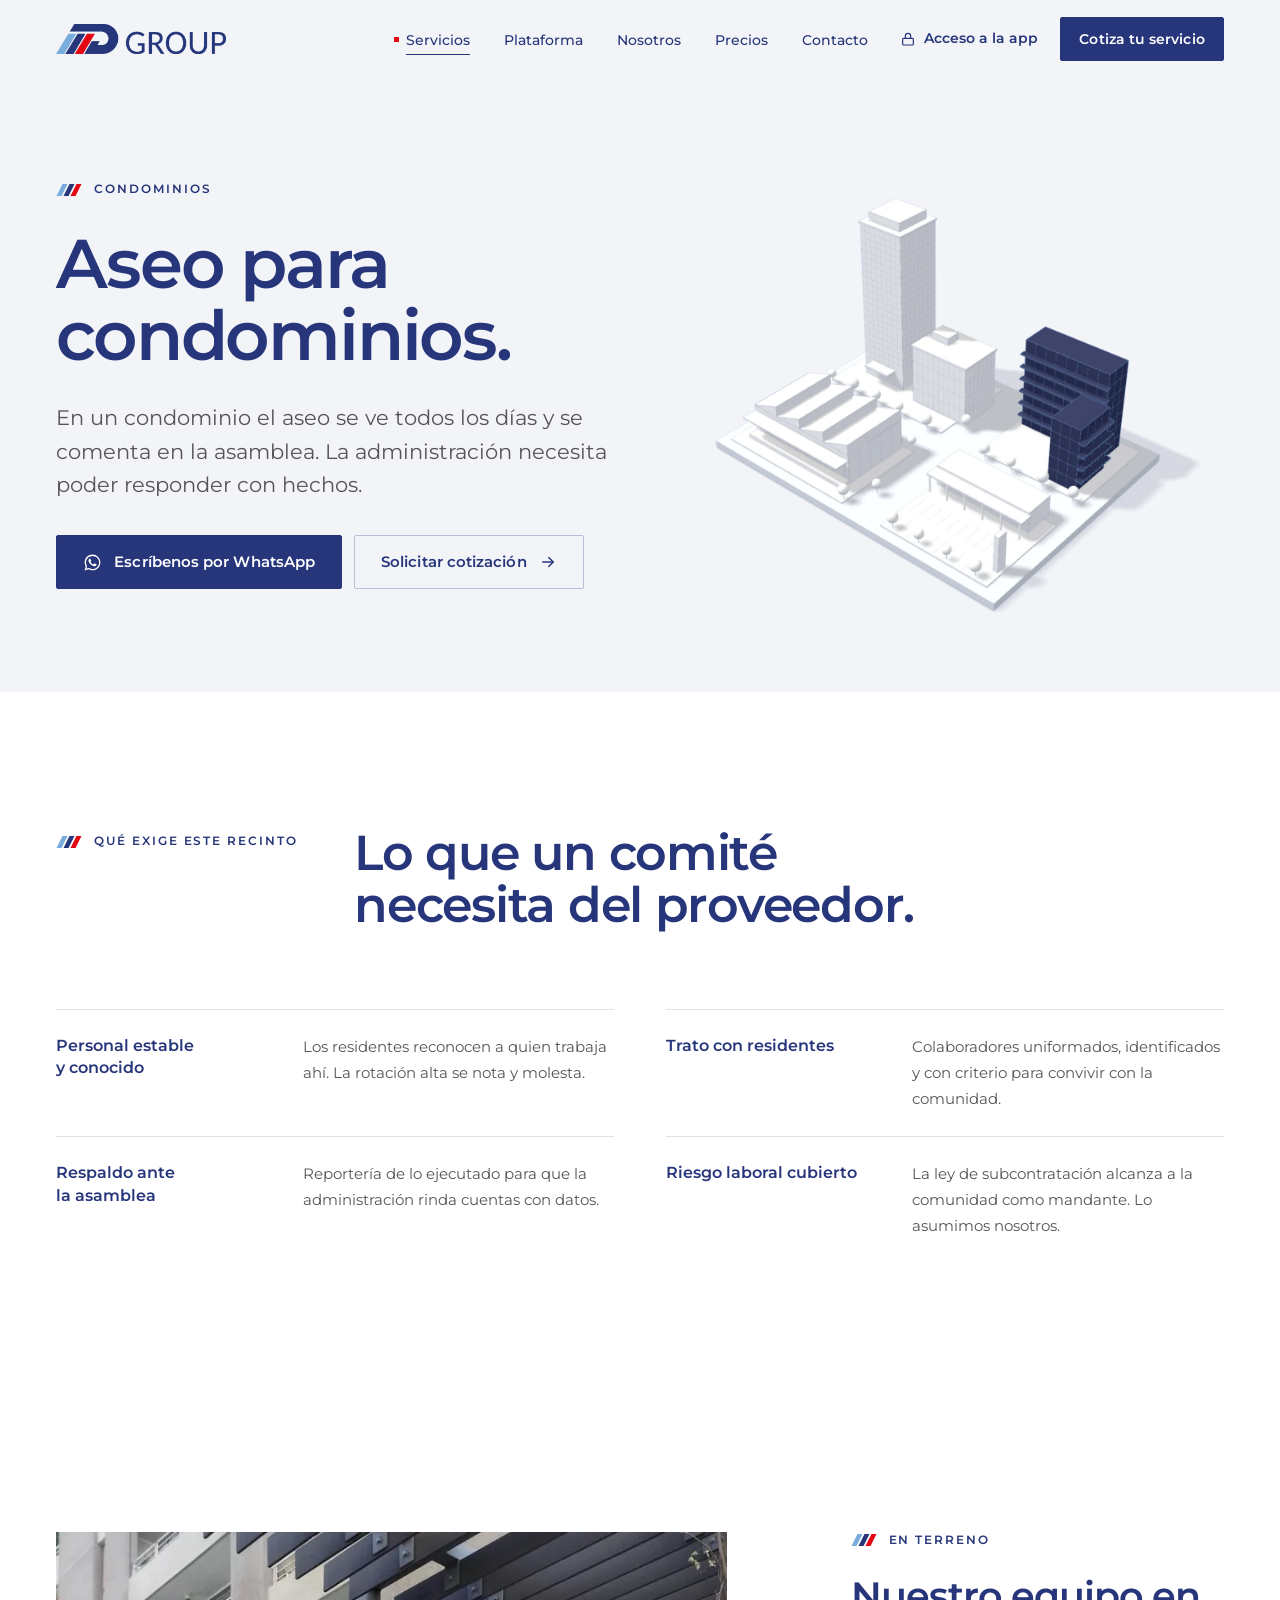
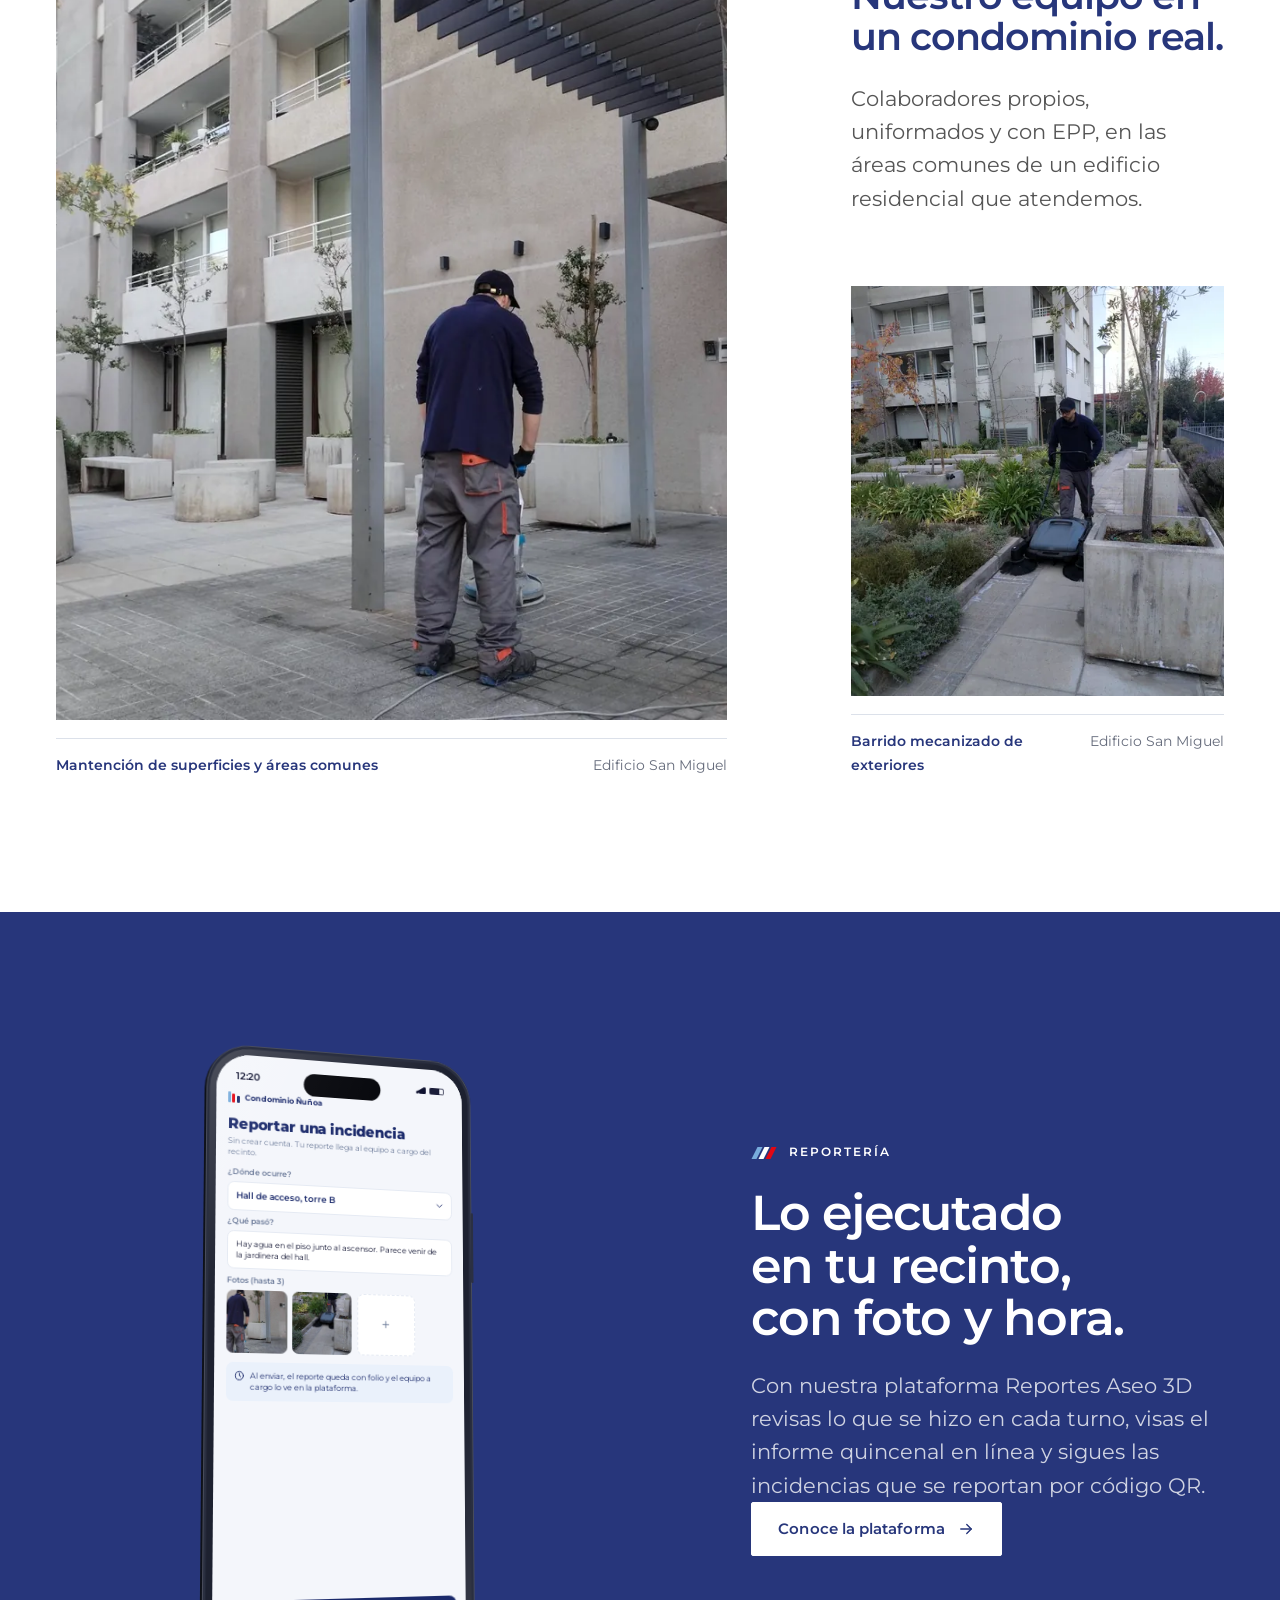
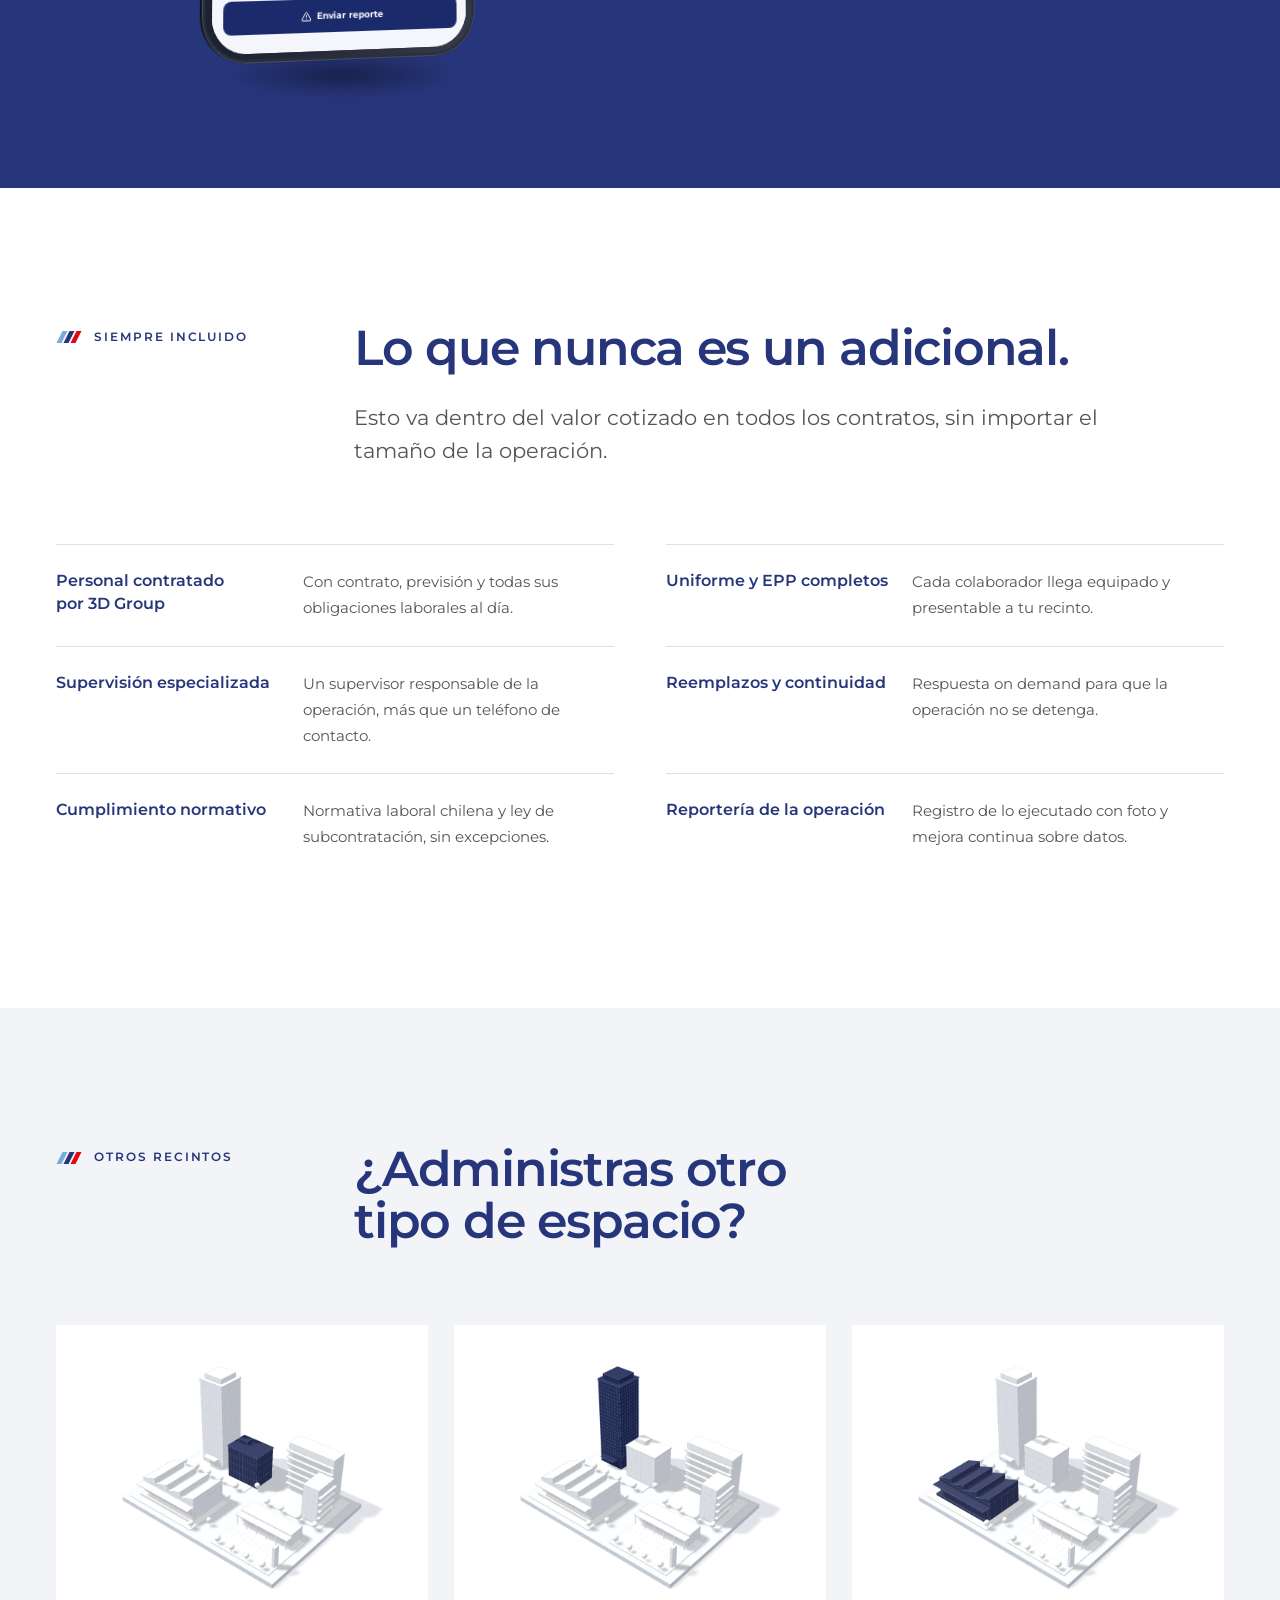
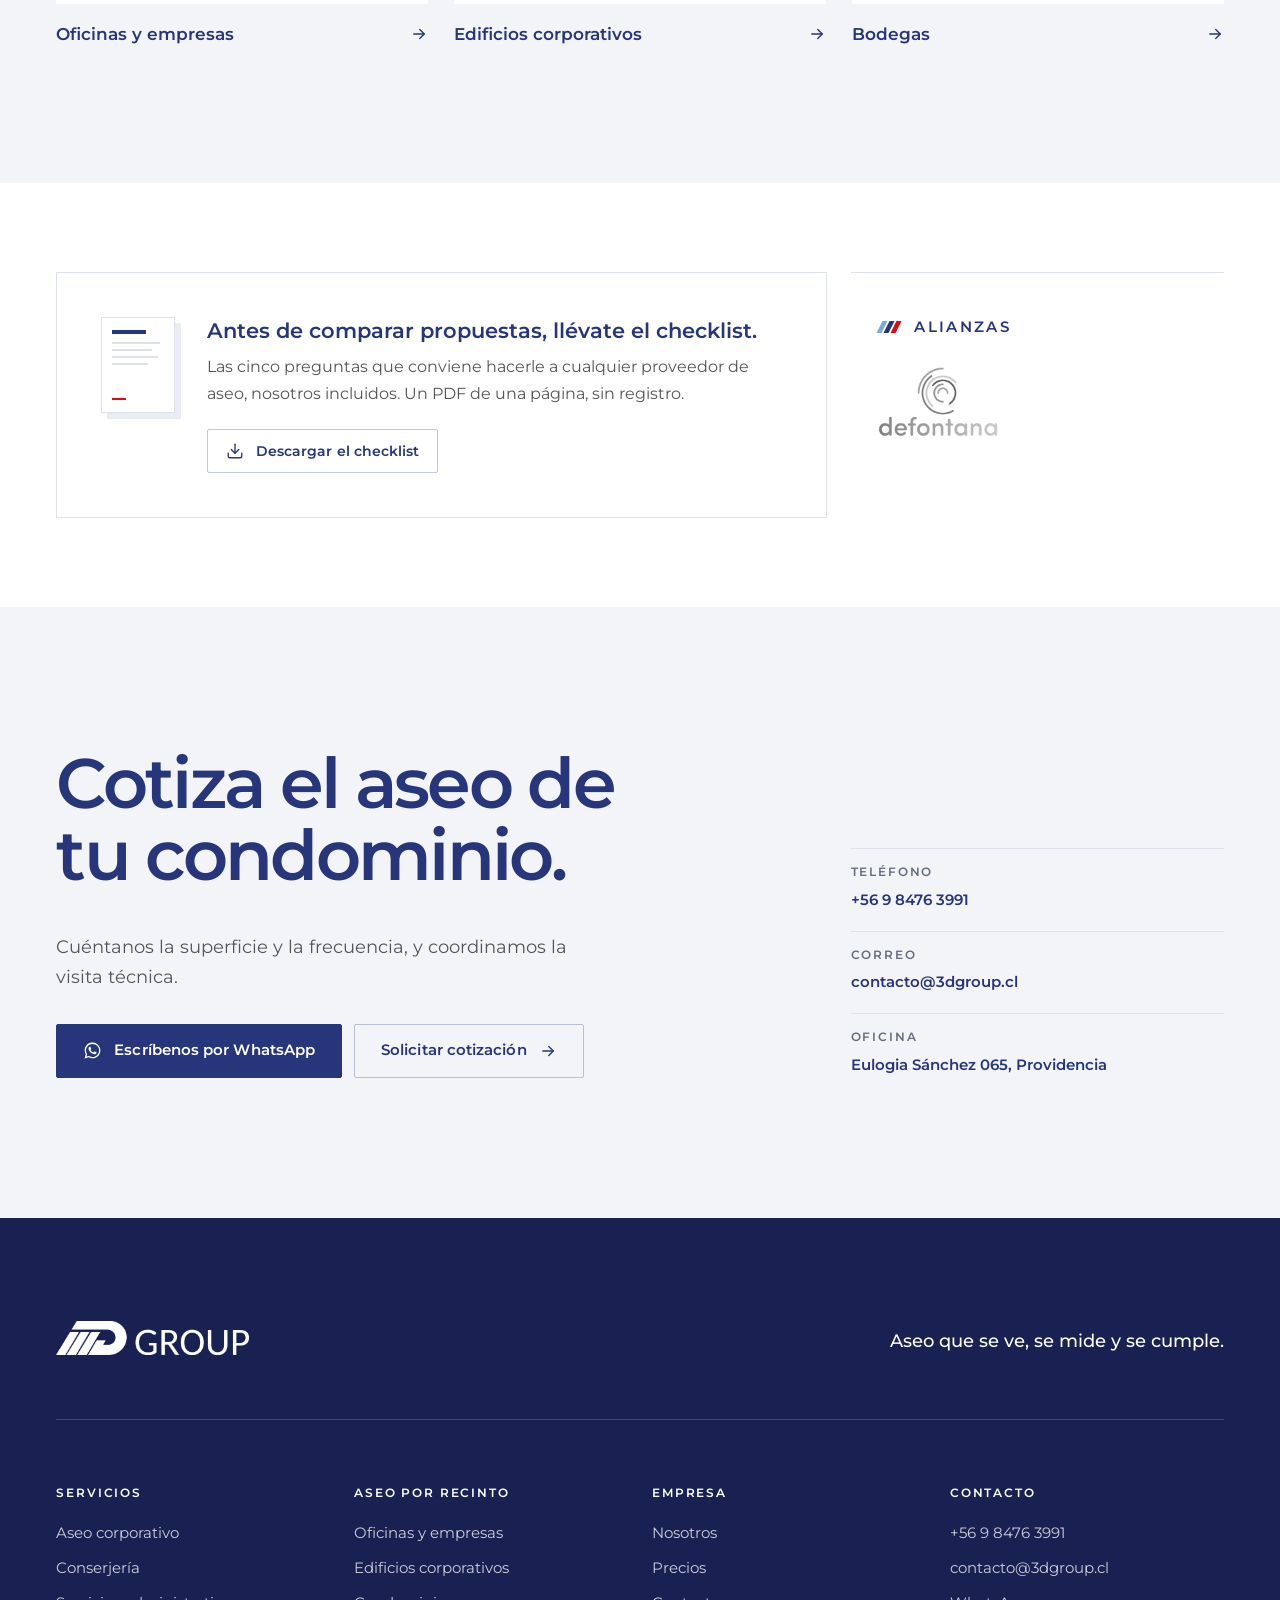
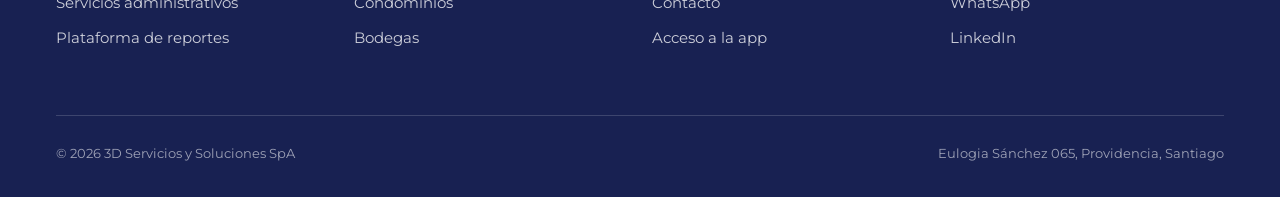
<file: aseo-condominios.html>
<!DOCTYPE html>
<html lang="es-CL" class="no-js">
<head>
  <meta charset="utf-8">
  <meta name="viewport" content="width=device-width, initial-scale=1, viewport-fit=cover">
  <title>Aseo para condominios | 3D Group</title>
  <meta name="description" content="Aseo para condominios en Santiago: personal contratado y uniformado, trato con residentes, áreas comunes y respaldo ante el comité.">
  <meta name="author" content="3D Servicios y Soluciones SpA">
  <meta name="theme-color" content="#27367B">
  <link rel="canonical" href="https://www.3dgroup.cl/aseo-condominios.html">
  <meta property="og:type" content="website">
  <meta property="og:locale" content="es_CL">
  <meta property="og:site_name" content="3D Group">
  <meta property="og:title" content="Aseo para condominios | 3D Group">
  <meta property="og:description" content="Aseo para condominios en Santiago: personal contratado y uniformado, trato con residentes, áreas comunes y respaldo ante el comité.">
  <meta property="og:url" content="https://www.3dgroup.cl/aseo-condominios.html">
  <meta property="og:image" content="https://www.3dgroup.cl/assets/img/og-3dgroup.jpg">
  <meta property="og:image:width" content="1200">
  <meta property="og:image:height" content="630">
  <meta name="twitter:card" content="summary_large_image">
  <link rel="icon" href="assets/favicon.ico" sizes="any">
  <link rel="icon" href="assets/img/favicon-256.png" type="image/png">
  <link rel="apple-touch-icon" href="assets/img/apple-touch-icon.png">
  <link rel="preload" href="assets/fonts/montserrat-latin-var.woff2" as="font" type="font/woff2" crossorigin>
  <link rel="stylesheet" href="css/site.css?v=20260925">
  <script>document.documentElement.className=document.documentElement.className.replace("no-js","js");</script>
</head>
<body>
  <svg class="sr-only" width="0" height="0" aria-hidden="true" focusable="false">
  <symbol id="i-flecha" viewBox="0 0 24 24"><path d="M5 12h14"/><path d="m13 6 6 6-6 6"/></symbol>
  <symbol id="i-flecha-diag" viewBox="0 0 24 24"><path d="M7 17 17 7"/><path d="M8 7h9v9"/></symbol>
  <symbol id="i-candado" viewBox="0 0 24 24"><rect x="4" y="11" width="16" height="10" rx="1.5"/><path d="M8 11V7.5a4 4 0 0 1 8 0V11"/></symbol>
  <symbol id="i-cerrar" viewBox="0 0 24 24"><path d="M18 6 6 18"/><path d="m6 6 12 12"/></symbol>
  <symbol id="i-camara" viewBox="0 0 24 24"><path d="M14.5 4h-5L7 7H4a2 2 0 0 0-2 2v9a2 2 0 0 0 2 2h16a2 2 0 0 0 2-2V9a2 2 0 0 0-2-2h-3z"/><circle cx="12" cy="13" r="3.2"/></symbol>
  <symbol id="i-check" viewBox="0 0 24 24"><path d="M20 6 9 17l-5-5"/></symbol>
  <symbol id="i-pin" viewBox="0 0 24 24"><path d="M20 10c0 5-5.5 10.2-7.4 11.8a1 1 0 0 1-1.2 0C9.5 20.2 4 15 4 10a8 8 0 0 1 16 0"/><circle cx="12" cy="10" r="3"/></symbol>
  <symbol id="i-mira" viewBox="0 0 24 24"><circle cx="12" cy="12" r="9"/><path d="M22 12h-4M6 12H2M12 6V2M12 22v-4"/></symbol>
  <symbol id="i-alerta" viewBox="0 0 24 24"><path d="m21.7 18-8-14a2 2 0 0 0-3.4 0l-8 14A2 2 0 0 0 4 21h16a2 2 0 0 0 1.7-3"/><path d="M12 9v4"/><path d="M12 17h.01"/></symbol>
  <symbol id="i-reloj" viewBox="0 0 24 24"><circle cx="12" cy="12" r="9"/><path d="M12 7v5l3 2"/></symbol>
  <symbol id="i-doc" viewBox="0 0 24 24"><path d="M15 2H6a2 2 0 0 0-2 2v16a2 2 0 0 0 2 2h12a2 2 0 0 0 2-2V7z"/><path d="M14 2v5h6"/><path d="M8 13h8M8 17h6"/></symbol>
  <symbol id="i-salir" viewBox="0 0 24 24"><path d="M9 21H5a2 2 0 0 1-2-2V5a2 2 0 0 1 2-2h4"/><path d="m16 17 5-5-5-5"/><path d="M21 12H9"/></symbol>
  <symbol id="i-abajo" viewBox="0 0 24 24"><path d="m6 9 6 6 6-6"/></symbol>
  <symbol id="i-caja" viewBox="0 0 24 24"><path d="M21 8a2 2 0 0 0-1-1.7l-7-4a2 2 0 0 0-2 0l-7 4A2 2 0 0 0 3 8v8a2 2 0 0 0 1 1.7l7 4a2 2 0 0 0 2 0l7-4a2 2 0 0 0 1-1.7z"/><path d="m3.3 7 8.7 5 8.7-5"/><path d="M12 22V12"/></symbol>
  <symbol id="i-campana" viewBox="0 0 24 24"><path d="M6 8a6 6 0 0 1 12 0c0 7 3 9 3 9H3s3-2 3-9"/><path d="M10.3 21a1.9 1.9 0 0 0 3.4 0"/></symbol>
  <symbol id="i-mas" viewBox="0 0 24 24"><path d="M12 5v14M5 12h14"/></symbol>
  <symbol id="i-descarga" viewBox="0 0 24 24"><path d="M21 15v4a2 2 0 0 1-2 2H5a2 2 0 0 1-2-2v-4"/><path d="m7 10 5 5 5-5"/><path d="M12 15V3"/></symbol>
  <symbol id="i-qr" viewBox="0 0 24 24"><rect x="3" y="3" width="6" height="6" rx="1"/><rect x="15" y="3" width="6" height="6" rx="1"/><rect x="3" y="15" width="6" height="6" rx="1"/><path d="M21 15h-3a2 2 0 0 0-2 2v4M21 21v.01M12 7v3a2 2 0 0 1-2 2H7M3 12h.01M12 3h.01M12 16v.01M16 12h1M21 12v.01M12 21v-1"/></symbol>
  <symbol id="i-lista" viewBox="0 0 24 24"><rect x="8" y="2" width="8" height="4" rx="1"/><path d="M16 4h2a2 2 0 0 1 2 2v14a2 2 0 0 1-2 2H6a2 2 0 0 1-2-2V6a2 2 0 0 1 2-2h2"/><path d="m9 14 2 2 4-4"/></symbol>
  <symbol id="i-wa" viewBox="0 0 24 24"><path d="M12.04 2C6.58 2 2.13 6.45 2.13 11.91c0 1.75.46 3.45 1.32 4.95L2 22l5.25-1.38a9.9 9.9 0 0 0 4.79 1.22h.01c5.46 0 9.91-4.45 9.91-9.91 0-2.65-1.03-5.14-2.9-7.01A9.82 9.82 0 0 0 12.04 2zm0 18.15h-.01a8.2 8.2 0 0 1-4.19-1.15l-.3-.18-3.12.82.83-3.04-.2-.31a8.19 8.19 0 0 1-1.26-4.38c0-4.54 3.7-8.24 8.25-8.24 2.2 0 4.27.86 5.83 2.42a8.19 8.19 0 0 1 2.41 5.83c0 4.54-3.7 8.23-8.24 8.23zm4.52-6.16c-.25-.12-1.47-.72-1.69-.81-.23-.08-.39-.12-.56.13-.16.24-.64.8-.78.97-.15.16-.29.18-.54.06-.25-.13-1.05-.39-1.99-1.23-.74-.66-1.23-1.47-1.38-1.72-.14-.25-.01-.38.11-.5.11-.11.25-.29.37-.44.13-.15.17-.25.25-.41.08-.17.04-.31-.02-.44-.06-.12-.56-1.34-.76-1.84-.2-.48-.41-.42-.56-.43h-.48c-.17 0-.44.06-.67.31-.23.25-.87.86-.87 2.09s.9 2.43 1.02 2.6c.12.16 1.76 2.68 4.26 3.76.6.26 1.06.41 1.42.53.6.19 1.14.16 1.57.1.48-.07 1.47-.6 1.68-1.18.21-.58.21-1.08.14-1.18-.06-.11-.22-.17-.47-.29z"/></symbol>
  <symbol id="i-linkedin" viewBox="0 0 24 24"><path d="M20.45 20.45h-3.56v-5.57c0-1.33-.02-3.04-1.85-3.04-1.85 0-2.14 1.45-2.14 2.94v5.67H9.34V9h3.41v1.56h.05c.48-.9 1.64-1.85 3.37-1.85 3.6 0 4.27 2.37 4.27 5.46v6.28zM5.34 7.43a2.06 2.06 0 1 1 0-4.13 2.06 2.06 0 0 1 0 4.13zM7.12 20.45H3.56V9h3.56v11.45zM22.22 0H1.77C.79 0 0 .77 0 1.73v20.54C0 23.23.79 24 1.77 24h20.45c.98 0 1.78-.77 1.78-1.73V1.73C24 .77 23.2 0 22.22 0z"/></symbol>
</svg>

  <a class="saltar" href="#contenido">Saltar al contenido</a>
  <header class="cabecera" data-cabecera>
    <div class="contenedor cabecera__fila">
      <a class="cabecera__marca" href="index.html" aria-label="3D Group, ir al inicio">
        <img class="marca-color" src="assets/img/marca/logo-color.png" alt="3D Group" width="600" height="106">
        <img class="marca-clara" src="assets/img/marca/logo-blanco.png" alt="" width="600" height="106">
      </a>
      <nav class="cabecera__nav" aria-label="Principal">
        <ul class="cabecera__enlaces">
          <li><a href="servicios.html" aria-current="page">Servicios</a></li>
          <li><a href="plataforma.html">Plataforma</a></li>
          <li><a href="nosotros.html">Nosotros</a></li>
          <li><a href="precios.html">Precios</a></li>
          <li><a href="contacto.html">Contacto</a></li>
        </ul>
      </nav>
      <div class="cabecera__acciones">
        <a class="cabecera__app" href="https://reportes.3dgroup.cl" target="_blank" rel="noopener" aria-label="Acceso a la app de reportes (se abre en una pestaña nueva)"><svg class="icono" aria-hidden="true" focusable="false"><use href="#i-candado"/></svg><span>Acceso a la app</span></a>
        <a class="boton boton--primario boton--chico" data-wa href="https://wa.me/56984763991">Cotiza tu servicio</a>
      </div>
      <button class="cabecera__abrir" type="button" aria-expanded="false" aria-controls="menu-movil" data-abrir-menu>
        <span class="sr-only">Abrir menú</span><span class="hamburguesa" aria-hidden="true"></span>
      </button>
    </div>
  </header>
  <div class="menu-movil" id="menu-movil" data-menu-movil role="dialog" aria-modal="true" aria-label="Menú" hidden>
    <div class="contenedor menu-movil__cabeza">
      <a href="index.html" aria-label="3D Group, ir al inicio"><img src="assets/img/marca/logo-blanco.png" alt="3D Group" width="600" height="106"></a>
      <button class="menu-movil__cerrar" type="button" data-cerrar-menu><span class="sr-only">Cerrar menú</span><svg class="icono" aria-hidden="true" focusable="false"><use href="#i-cerrar"/></svg></button>
    </div>
    <nav class="contenedor menu-movil__nav" aria-label="Menú principal">
      <ul>
        <li><a href="index.html">Inicio<svg class="icono" aria-hidden="true" focusable="false"><use href="#i-flecha"/></svg></a></li>
        <li><a href="servicios.html" aria-current="page">Servicios<svg class="icono" aria-hidden="true" focusable="false"><use href="#i-flecha"/></svg></a></li>
        <li><a href="plataforma.html">Plataforma<svg class="icono" aria-hidden="true" focusable="false"><use href="#i-flecha"/></svg></a></li>
        <li><a href="nosotros.html">Nosotros<svg class="icono" aria-hidden="true" focusable="false"><use href="#i-flecha"/></svg></a></li>
        <li><a href="precios.html">Precios<svg class="icono" aria-hidden="true" focusable="false"><use href="#i-flecha"/></svg></a></li>
        <li><a href="contacto.html">Contacto<svg class="icono" aria-hidden="true" focusable="false"><use href="#i-flecha"/></svg></a></li>
      </ul>
    </nav>
    <div class="contenedor menu-movil__pie">
      <a class="boton boton--claro" data-wa href="https://wa.me/56984763991"><svg class="icono icono--wa" aria-hidden="true" focusable="false"><use href="#i-wa"/></svg>Cotiza por WhatsApp</a>
      <a class="boton boton--contorno-claro" href="https://reportes.3dgroup.cl" target="_blank" rel="noopener"><svg class="icono" aria-hidden="true" focusable="false"><use href="#i-candado"/></svg>Acceso a la app</a>
      <p class="menu-movil__datos"><a data-tel data-tel-texto href="tel:+56984763991">+56 9 8476 3991</a><br><a data-correo data-correo-texto href="mailto:contacto@3dgroup.cl">contacto@3dgroup.cl</a></p>
    </div>
  </div>
  <main id="contenido">
<section class="encabezado encabezado--media">
  <div class="contenedor encabezado__grilla">
    <div class="encabezado__texto">
      <p class="rotulo"><svg class="franja" viewBox="0 0 25 12" aria-hidden="true" focusable="false"><path class="f1" d="M6 0H11L5 12H0Z"/><path class="f2" d="M13 0H18L12 12H7Z"/><path class="f3" d="M20 0H25L19 12H14Z"/></svg>Condominios</p>
      <h1 class="t-h1">Aseo para condominios.</h1>
      <p class="t-bajada">En un condominio el aseo se ve todos los días y se comenta en la asamblea. La administración necesita poder responder con hechos.</p>
      <div class="botones">
        <a class="boton boton--primario" data-wa href="https://wa.me/56984763991"><svg class="icono icono--wa" aria-hidden="true" focusable="false"><use href="#i-wa"/></svg>Escríbenos por WhatsApp</a>
        <a class="boton boton--secundario" href="contacto.html">Solicitar cotización<svg class="icono icono--flecha" aria-hidden="true" focusable="false"><use href="#i-flecha"/></svg></a>
      </div>
      <p class="promesa" data-promesa></p>
    </div>
    <div class="encabezado__imagen"><img src="assets/img/maqueta/maqueta-condominios.webp" alt="Maqueta de una manzana con el condominio destacado" width="1400" height="1150" fetchpriority="high" decoding="async"></div>
  </div>
</section>

<section class="seccion" aria-labelledby="t-exige">
  <div class="contenedor">
    <div class="intro">
      <p class="rotulo"><svg class="franja" viewBox="0 0 25 12" aria-hidden="true" focusable="false"><path class="f1" d="M6 0H11L5 12H0Z"/><path class="f2" d="M13 0H18L12 12H7Z"/><path class="f3" d="M20 0H25L19 12H14Z"/></svg>Qué exige este recinto</p>
      <div class="intro__cuerpo">
        <h2 class="t-h2" id="t-exige">Lo que un comité necesita del proveedor.</h2>
      </div>
    </div>
    <ul class="puntos">
      <li><h3>Personal estable y conocido</h3><p>Los residentes reconocen a quien trabaja ahí. La rotación alta se nota y molesta.</p></li>
      <li><h3>Trato con residentes</h3><p>Colaboradores uniformados, identificados y con criterio para convivir con la comunidad.</p></li>
      <li><h3>Respaldo ante la asamblea</h3><p>Reportería de lo ejecutado para que la administración rinda cuentas con datos.</p></li>
      <li><h3>Riesgo laboral cubierto</h3><p>La ley de subcontratación alcanza a la comunidad como mandante. Lo asumimos nosotros.</p></li>
    </ul>
  </div>
</section>

<section class="seccion" aria-label="En terreno">
  <div class="contenedor terreno">
    <div class="terreno__intro">
      <p class="rotulo"><svg class="franja" viewBox="0 0 25 12" aria-hidden="true" focusable="false"><path class="f1" d="M6 0H11L5 12H0Z"/><path class="f2" d="M13 0H18L12 12H7Z"/><path class="f3" d="M20 0H25L19 12H14Z"/></svg>En terreno</p>
      <h2 class="t-h2">Nuestro equipo en un condominio real.</h2>
      <p class="t-bajada">Colaboradores propios, uniformados y con EPP, en las áreas comunes de un edificio residencial que atendemos.</p>
    </div>
    <figure class="foto foto--a">
      <div class="foto__marco"><img src="assets/img/fotos/mantencion-superficies-1164.webp" srcset="assets/img/fotos/mantencion-superficies-480.webp 480w, assets/img/fotos/mantencion-superficies-800.webp 800w, assets/img/fotos/mantencion-superficies-1164.webp 1164w" sizes="(max-width: 720px) 100vw, 58vw" alt="Colaborador de 3D Group realizando mantención de pavimentos en el patio de un condominio" width="1164" height="1280" loading="lazy" decoding="async"></div>
      <figcaption><strong>Mantención de superficies y áreas comunes</strong><span>Edificio San Miguel</span></figcaption>
    </figure>
    <figure class="foto foto--b">
      <div class="foto__marco"><img src="assets/img/fotos/barrido-exteriores-800.webp" srcset="assets/img/fotos/barrido-exteriores-480.webp 480w, assets/img/fotos/barrido-exteriores-800.webp 800w, assets/img/fotos/barrido-exteriores-959.webp 959w" sizes="(max-width: 720px) 100vw, 34vw" alt="Colaborador de 3D Group operando una barredora en los exteriores de un condominio" width="959" height="1280" loading="lazy" decoding="async"></div>
      <figcaption><strong>Barrido mecanizado de exteriores</strong><span>Edificio San Miguel</span></figcaption>
    </figure>
  </div>
</section>

<section class="seccion seccion--navy" aria-labelledby="t-reporteria">
  <div class="contenedor">
    <div class="bloque-dividido bloque-dividido--invertido">
      <div class="bloque-dividido__texto">
        <p class="rotulo rotulo--claro"><svg class="franja" viewBox="0 0 25 12" aria-hidden="true" focusable="false"><path class="f1" d="M6 0H11L5 12H0Z"/><path class="f2" d="M13 0H18L12 12H7Z"/><path class="f3" d="M20 0H25L19 12H14Z"/></svg>Reportería</p>
        <h2 class="t-h2" id="t-reporteria">Lo ejecutado en tu recinto, con foto y hora.</h2>
        <p class="t-bajada">Con nuestra plataforma Reportes Aseo 3D revisas lo que se hizo en cada turno, visas el informe quincenal en línea y sigues las incidencias que se reportan por código QR.</p>
        <div class="botones"><a class="boton boton--claro" href="plataforma.html">Conoce la plataforma<svg class="icono icono--flecha" aria-hidden="true" focusable="false"><use href="#i-flecha"/></svg></a></div>
      </div>
      <div class="bloque-dividido__visual bloque-dividido__visual--telefono" aria-hidden="true"><div class="telefono"><div class="telefono__cuerpo"><div class="telefono__vidrio"><div class="pantallas"><div class="pantalla app" role="img" aria-label="Formulario público para reportar una incidencia desde un código QR, sin crear cuenta">
  <div class="m-estado m-estado--claro"><span>12:20</span><span class="m-estado__iconos"><i></i><i></i></span></div>
  <div class="m-cuerpo m-publico">
    <div class="m-publico__marca"><span class="m-glifo m-glifo--navy"><i></i><i></i><i></i></span>Condominio Ñuñoa</div>
    <h4>Reportar una incidencia</h4>
    <p>Sin crear cuenta. Tu reporte llega al equipo a cargo del recinto.</p>
    <div class="m-campo"><small>¿Dónde ocurre?</small><div class="m-select">Hall de acceso, torre B<svg class="ic"><use href="#i-abajo"/></svg></div></div>
    <div class="m-campo"><small>¿Qué pasó?</small><div class="m-texto">Hay agua en el piso junto al ascensor. Parece venir de la jardinera del hall.</div></div>
    <div class="m-campo"><small>Fotos (hasta 3)</small><div class="m-miniaturas"><span><img src="assets/img/fotos/detalle-maquina-480.webp" alt="" loading="lazy" decoding="async"></span><span><img src="assets/img/fotos/detalle-barredora-480.webp" alt="" loading="lazy" decoding="async"></span><span class="agregar"><svg class="ic"><use href="#i-mas"/></svg></span></div></div>
    <div class="m-aviso"><svg class="ic"><use href="#i-reloj"/></svg><span>Al enviar, el reporte queda con folio y el equipo a cargo lo ve en la plataforma.</span></div>
  </div>
  <div class="m-pie"><span class="m-boton"><svg class="ic"><use href="#i-alerta"/></svg>Enviar reporte</span></div>
</div>
</div></div></div><div class="telefono__sombra"></div></div></div>
    </div>
  </div>
</section>


<section class="seccion" aria-labelledby="t-incluido">
  <div class="contenedor">
    <div class="intro">
      <p class="rotulo"><svg class="franja" viewBox="0 0 25 12" aria-hidden="true" focusable="false"><path class="f1" d="M6 0H11L5 12H0Z"/><path class="f2" d="M13 0H18L12 12H7Z"/><path class="f3" d="M20 0H25L19 12H14Z"/></svg>Siempre incluido</p>
      <div class="intro__cuerpo">
        <h2 class="t-h2" id="t-incluido">Lo que nunca es un adicional.</h2>
        <p class="t-bajada">Esto va dentro del valor cotizado en todos los contratos, sin importar el tamaño de la operación.</p>
      </div>
    </div>
    <ul class="puntos">
  <li><h3>Personal contratado por 3D Group</h3><p>Con contrato, previsión y todas sus obligaciones laborales al día.</p></li>
  <li><h3>Uniforme y EPP completos</h3><p>Cada colaborador llega equipado y presentable a tu recinto.</p></li>
  <li><h3>Supervisión especializada</h3><p>Un supervisor responsable de la operación, más que un teléfono de contacto.</p></li>
  <li><h3>Reemplazos y continuidad</h3><p>Respuesta on demand para que la operación no se detenga.</p></li>
  <li><h3>Cumplimiento normativo</h3><p>Normativa laboral chilena y ley de subcontratación, sin excepciones.</p></li>
  <li><h3>Reportería de la operación</h3><p>Registro de lo ejecutado con foto y mejora continua sobre datos.</p></li>
</ul>

  </div>
</section>

<section class="seccion seccion--niebla" aria-labelledby="t-otros">
  <div class="contenedor">
    <div class="intro">
      <p class="rotulo"><svg class="franja" viewBox="0 0 25 12" aria-hidden="true" focusable="false"><path class="f1" d="M6 0H11L5 12H0Z"/><path class="f2" d="M13 0H18L12 12H7Z"/><path class="f3" d="M20 0H25L19 12H14Z"/></svg>Otros recintos</p>
      <div class="intro__cuerpo">
        <h2 class="t-h2" id="t-otros">¿Administras otro tipo de espacio?</h2>
      </div>
    </div>
    <ul class="tarjetas-recinto tarjetas-recinto--3"><li><a class="tarjeta-recinto" href="aseo-oficinas.html"><span class="tarjeta-recinto__img"><img src="assets/img/maqueta/maqueta-oficinas-800.webp" alt="" width="800" height="657" loading="lazy" decoding="async"></span><span class="tarjeta-recinto__nombre">Oficinas y empresas<svg class="icono" aria-hidden="true" focusable="false"><use href="#i-flecha"/></svg></span></a></li><li><a class="tarjeta-recinto" href="aseo-edificios-corporativos.html"><span class="tarjeta-recinto__img"><img src="assets/img/maqueta/maqueta-edificios-800.webp" alt="" width="800" height="657" loading="lazy" decoding="async"></span><span class="tarjeta-recinto__nombre">Edificios corporativos<svg class="icono" aria-hidden="true" focusable="false"><use href="#i-flecha"/></svg></span></a></li><li><a class="tarjeta-recinto" href="aseo-bodegas.html"><span class="tarjeta-recinto__img"><img src="assets/img/maqueta/maqueta-bodegas-800.webp" alt="" width="800" height="657" loading="lazy" decoding="async"></span><span class="tarjeta-recinto__nombre">Bodegas<svg class="icono" aria-hidden="true" focusable="false"><use href="#i-flecha"/></svg></span></a></li></ul>
  </div>
</section>

<section class="seccion seccion--ajustada" aria-label="Recursos">
  <div class="contenedor">
    <div class="recursos">
  <div class="recurso">
    <span class="recurso__hoja" aria-hidden="true"></span>
    <div>
      <h3>Antes de comparar propuestas, llévate el checklist.</h3>
      <p>Las cinco preguntas que conviene hacerle a cualquier proveedor de aseo, nosotros incluidos. Un PDF de una página, sin registro.</p>
      <div class="botones">
        <a class="boton boton--secundario boton--chico" href="assets/descargas/checklist-proveedor-aseo-3d-group.pdf" download><svg class="icono" aria-hidden="true" focusable="false"><use href="#i-descarga"/></svg>Descargar el checklist</a>
      </div>
    </div>
  </div>
  <div class="alianzas">
    <p class="rotulo"><svg class="franja" viewBox="0 0 25 12" aria-hidden="true" focusable="false"><path class="f1" d="M6 0H11L5 12H0Z"/><path class="f2" d="M13 0H18L12 12H7Z"/><path class="f3" d="M20 0H25L19 12H14Z"/></svg>Alianzas</p>
    <img src="assets/img/alliances/Defontana.png" alt="Defontana" width="186" height="110" loading="lazy" decoding="async">
  </div>
</div>

  </div>
</section>

<section class="cierre" aria-labelledby="t-cierre">
  <div class="contenedor cierre__grilla">
    <h2 id="t-cierre">Cotiza el aseo de tu condominio.</h2>
    <div class="cierre__texto">
      <p>Cuéntanos la superficie y la frecuencia, y coordinamos la visita técnica.</p>
      <div class="botones">
        <a class="boton boton--primario" data-wa href="https://wa.me/56984763991"><svg class="icono icono--wa" aria-hidden="true" focusable="false"><use href="#i-wa"/></svg>Escríbenos por WhatsApp</a>
        <a class="boton boton--secundario" href="contacto.html">Solicitar cotización<svg class="icono icono--flecha" aria-hidden="true" focusable="false"><use href="#i-flecha"/></svg></a>
      </div>
      <p class="promesa" data-promesa></p>
    </div>
    <div class="cierre__datos">
      <div><small>Teléfono</small><a data-tel data-tel-texto href="tel:+56984763991">+56 9 8476 3991</a></div>
      <div><small>Correo</small><a data-correo data-correo-texto href="mailto:contacto@3dgroup.cl">contacto@3dgroup.cl</a></div>
      <div><small>Oficina</small><span>Eulogia Sánchez 065, Providencia</span></div>
    </div>
  </div>
</section>


  </main>
  <footer class="pie">
    <div class="contenedor">
      <div class="pie__arriba">
        <a href="index.html" aria-label="3D Group, ir al inicio"><img src="assets/img/marca/logo-blanco.png" alt="3D Group" width="600" height="106" loading="lazy" decoding="async"></a>
        <p class="pie__lema">Aseo que se ve, se mide y se cumple.</p>
      </div>
      <div class="pie__columnas">
        <div>
          <h2>Servicios</h2>
          <ul>
            <li><a href="servicios.html#aseo-corporativo">Aseo corporativo</a></li>
            <li><a href="servicios.html#conserjeria">Conserjería</a></li>
            <li><a href="servicios.html#administrativos">Servicios administrativos</a></li>
            <li><a href="plataforma.html">Plataforma de reportes</a></li>
          </ul>
        </div>
        <div>
          <h2>Aseo por recinto</h2>
          <ul>
            <li><a href="aseo-oficinas.html">Oficinas y empresas</a></li>
            <li><a href="aseo-edificios-corporativos.html">Edificios corporativos</a></li>
            <li><a href="aseo-condominios.html">Condominios</a></li>
            <li><a href="aseo-bodegas.html">Bodegas</a></li>
          </ul>
        </div>
        <div>
          <h2>Empresa</h2>
          <ul>
            <li><a href="nosotros.html">Nosotros</a></li>
            <li><a href="precios.html">Precios</a></li>
            <li><a href="contacto.html">Contacto</a></li>
            <li><a href="https://reportes.3dgroup.cl" target="_blank" rel="noopener">Acceso a la app</a></li>
          </ul>
        </div>
        <div>
          <h2>Contacto</h2>
          <ul>
            <li><a data-tel data-tel-texto href="tel:+56984763991">+56 9 8476 3991</a></li>
            <li><a data-correo data-correo-texto href="mailto:contacto@3dgroup.cl">contacto@3dgroup.cl</a></li>
            <li><a data-wa href="https://wa.me/56984763991">WhatsApp</a></li>
            <li><a href="https://www.linkedin.com/company/3dgroup-chile" target="_blank" rel="noopener">LinkedIn</a></li>
          </ul>
        </div>
      </div>
      <div class="pie__base">
        <p>&copy; <span data-anio>2026</span> 3D Servicios y Soluciones SpA</p>
        <address>Eulogia Sánchez 065, Providencia, Santiago</address>
      </div>
    </div>
  </footer>
  <a class="wa-flotante" data-wa data-wa-flotante href="https://wa.me/56984763991" target="_blank" rel="noopener" aria-label="Escríbenos por WhatsApp (se abre en una pestaña nueva)"><svg aria-hidden="true" focusable="false"><use href="#i-wa"/></svg><span class="wa-flotante__texto">WhatsApp</span></a>
  <script src="js/config.js?v=20260925"></script>
  <script src="js/site.js?v=20260925"></script>
</body>
</html>
</file>
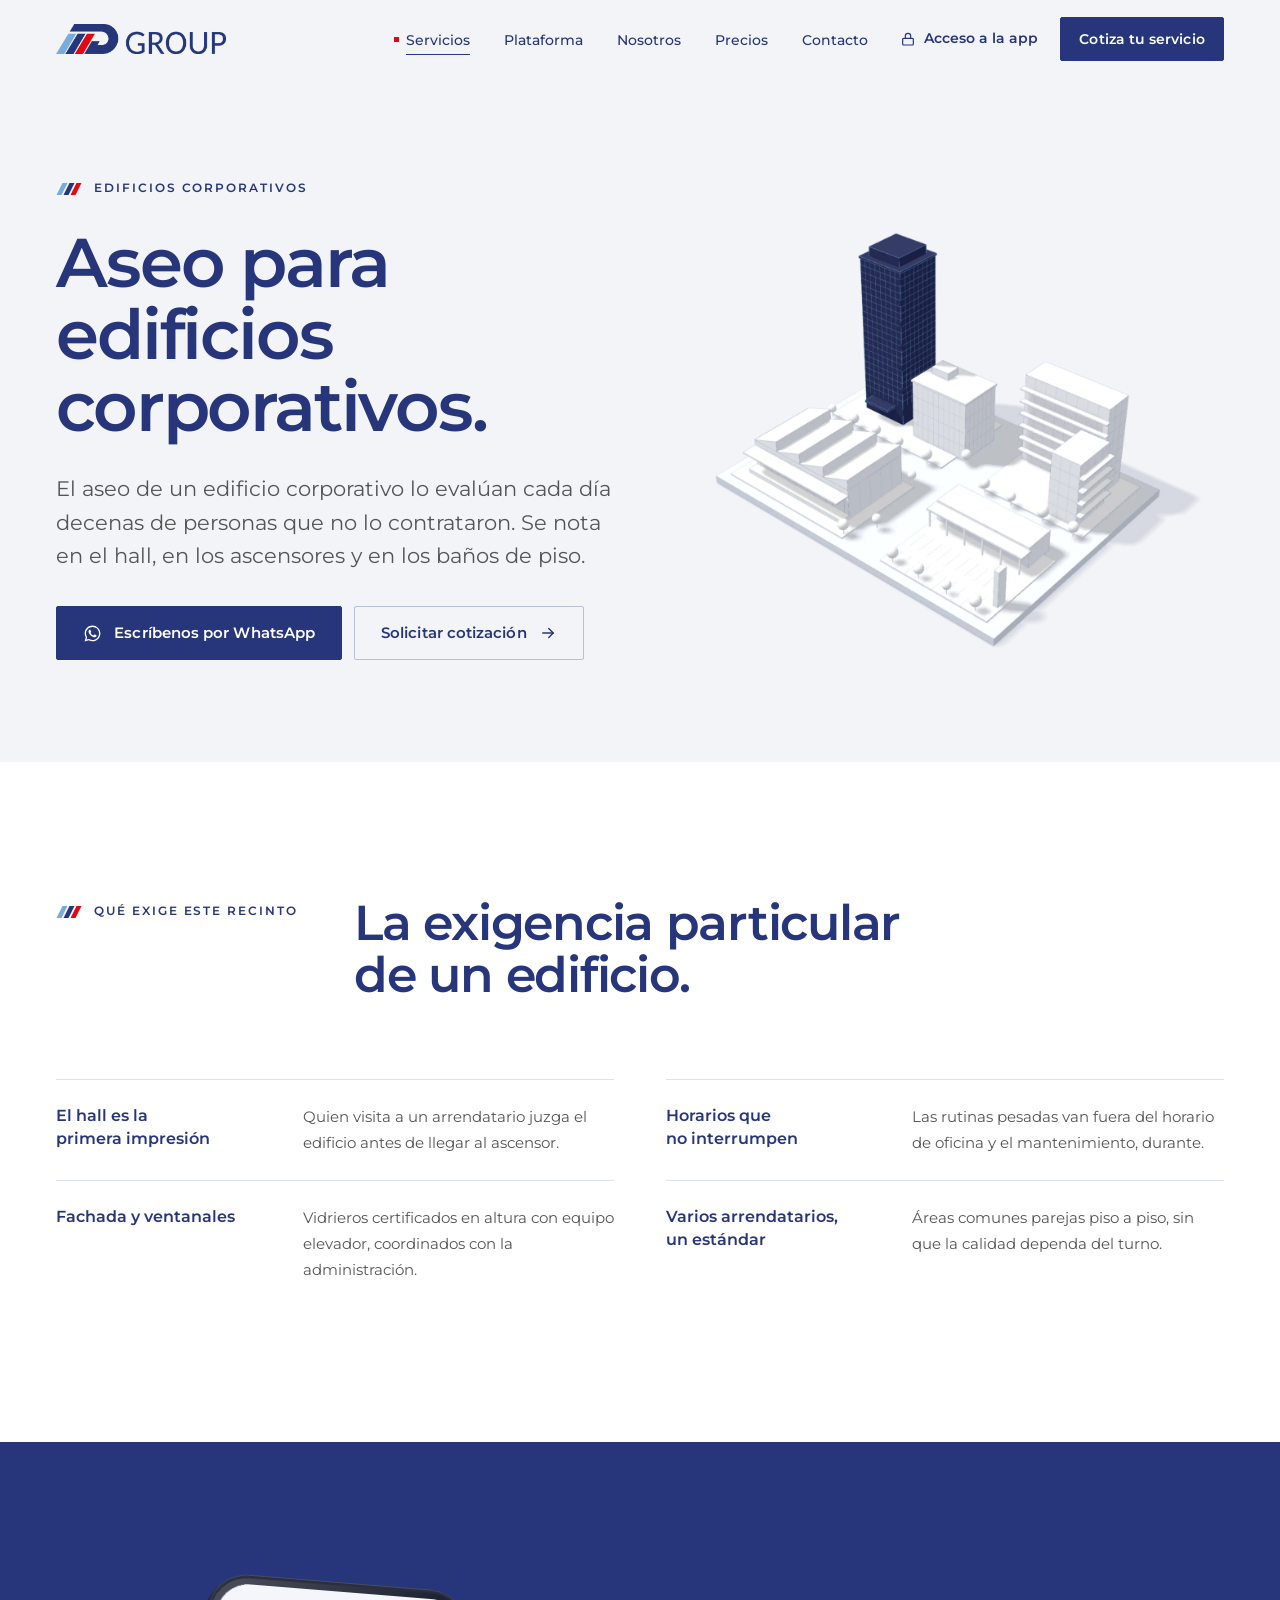
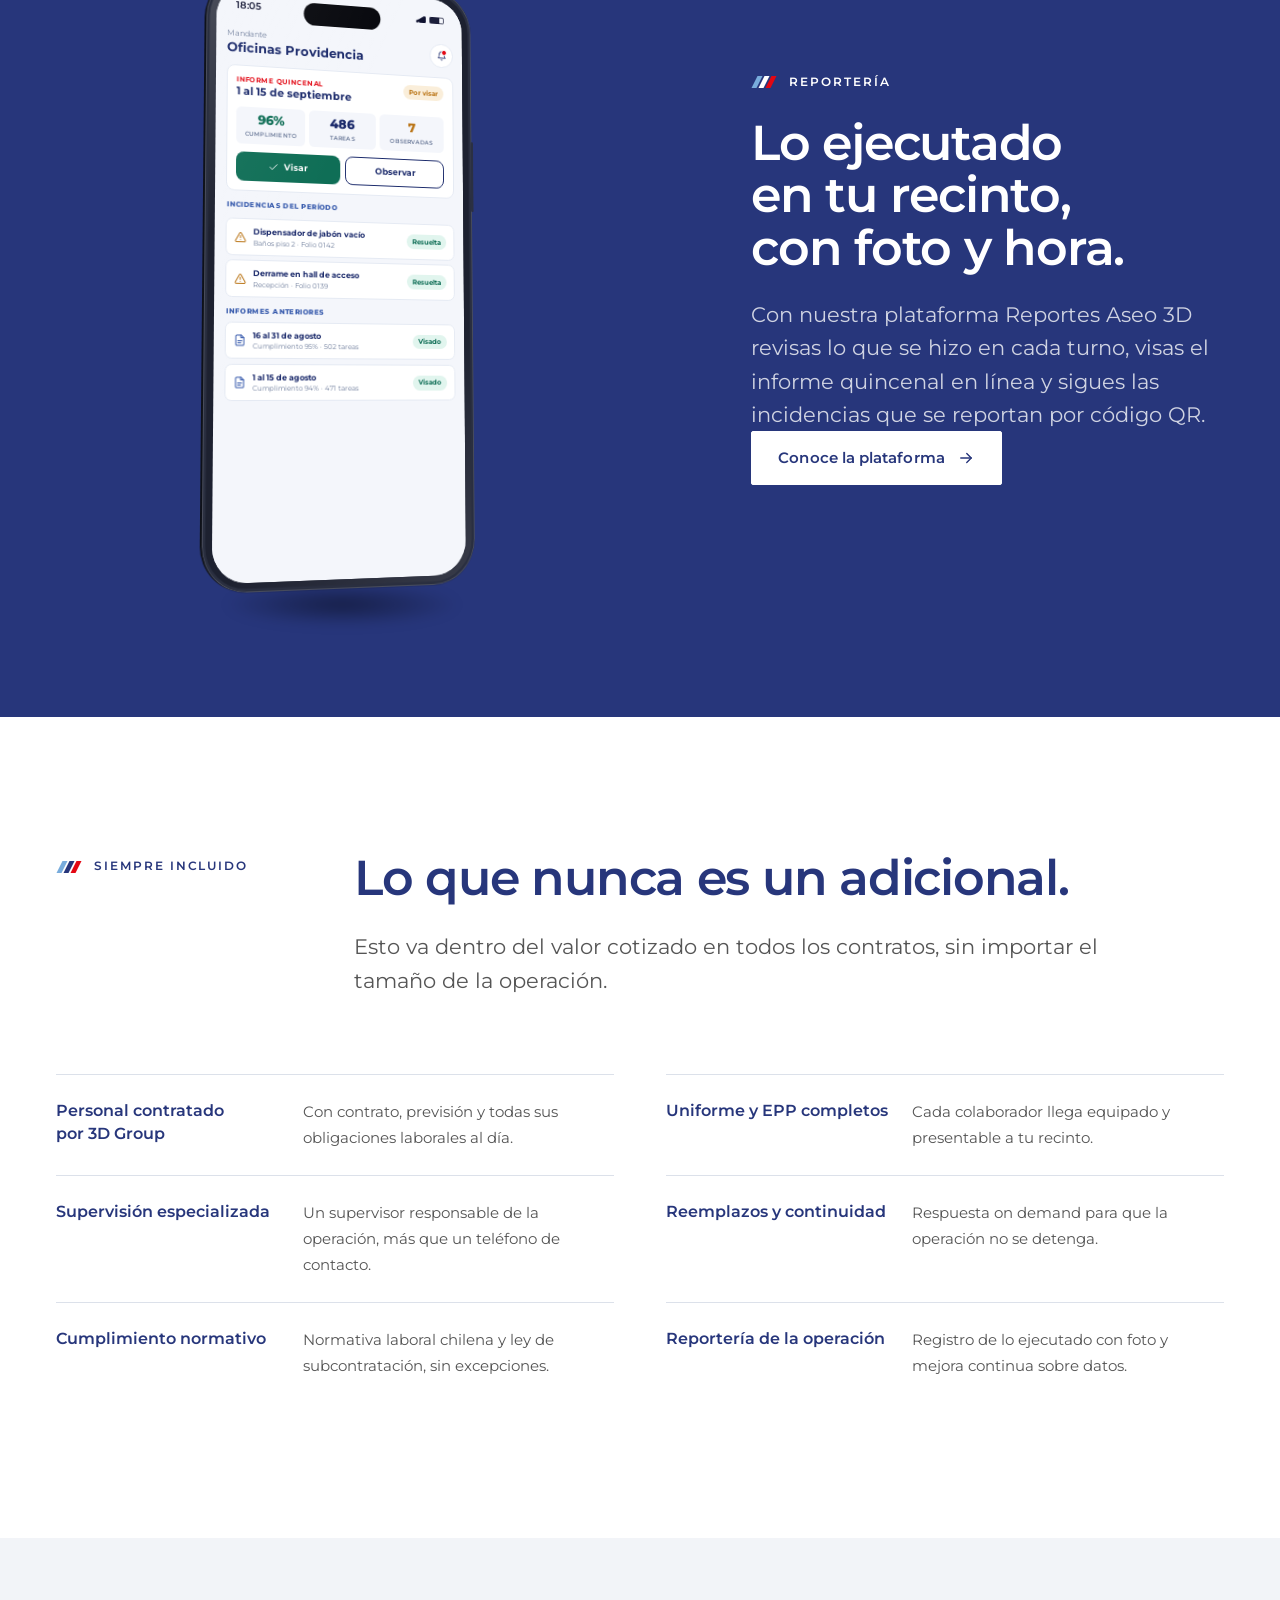
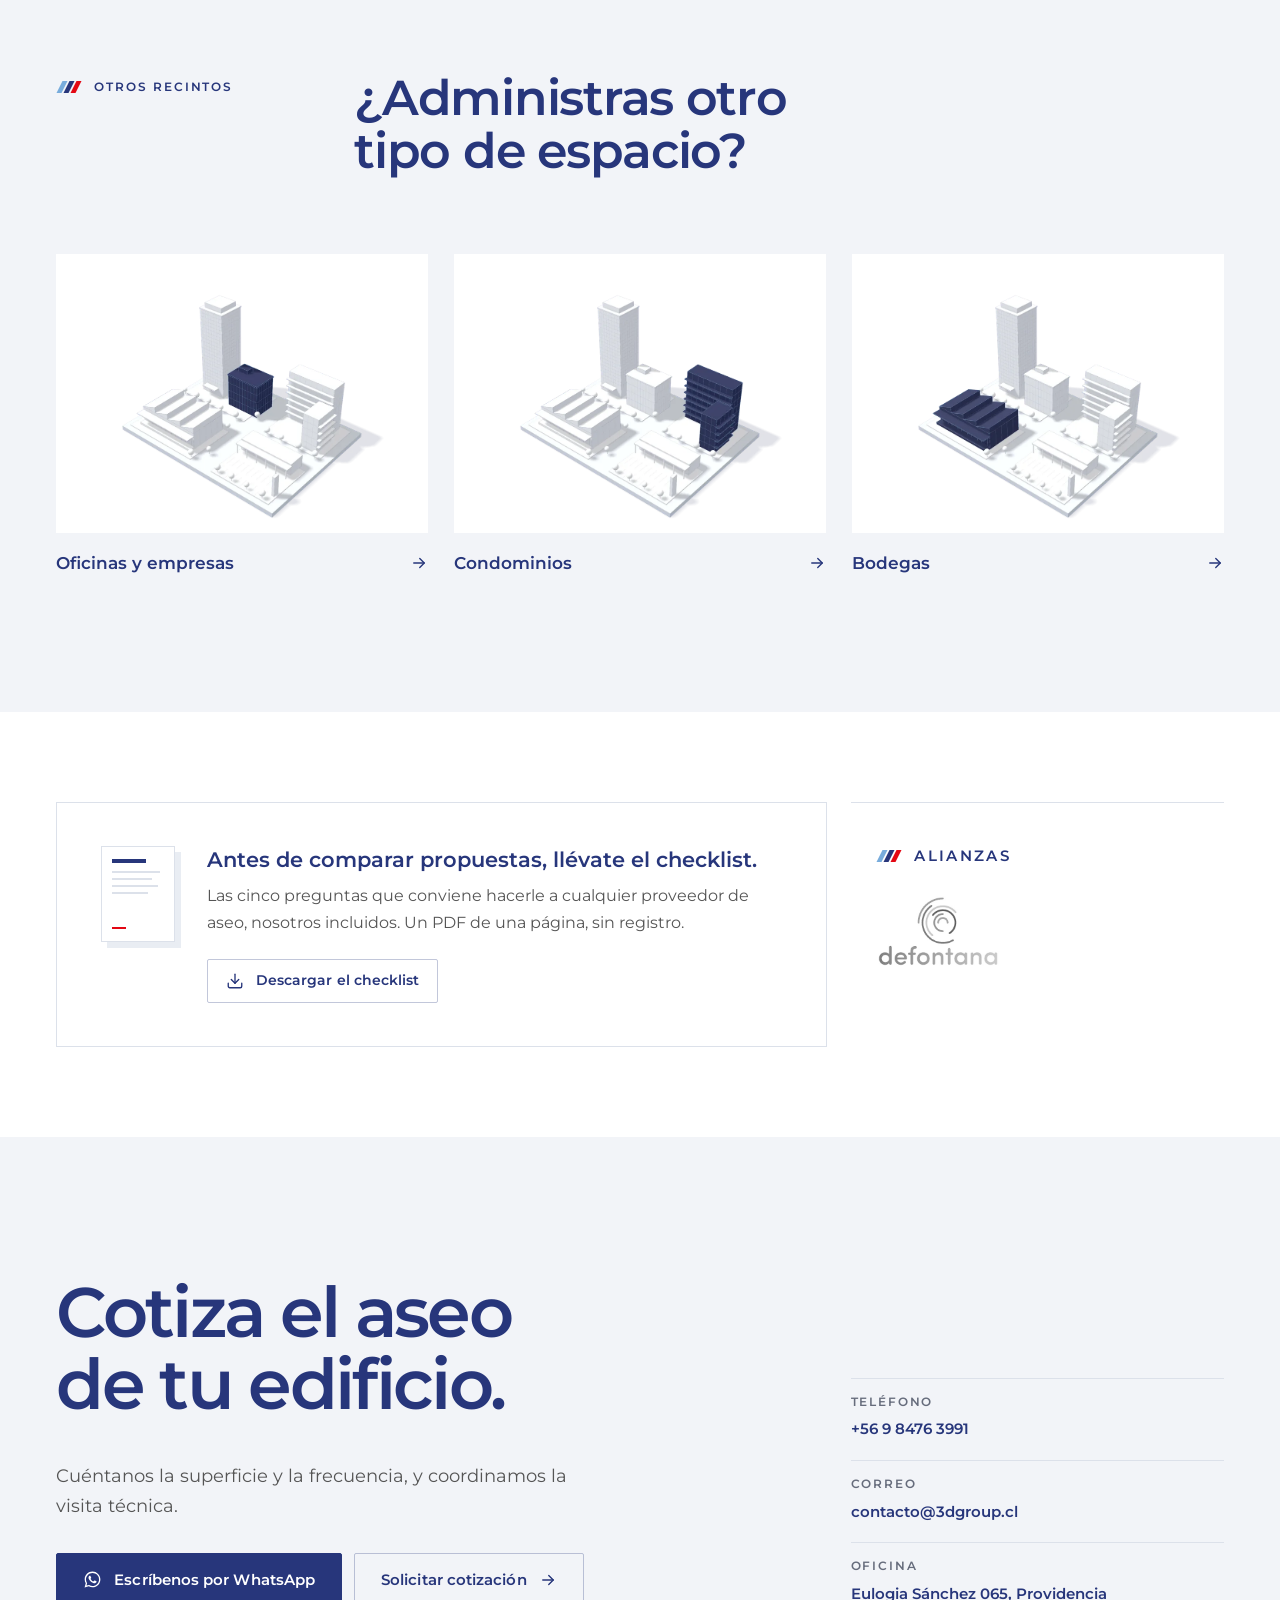
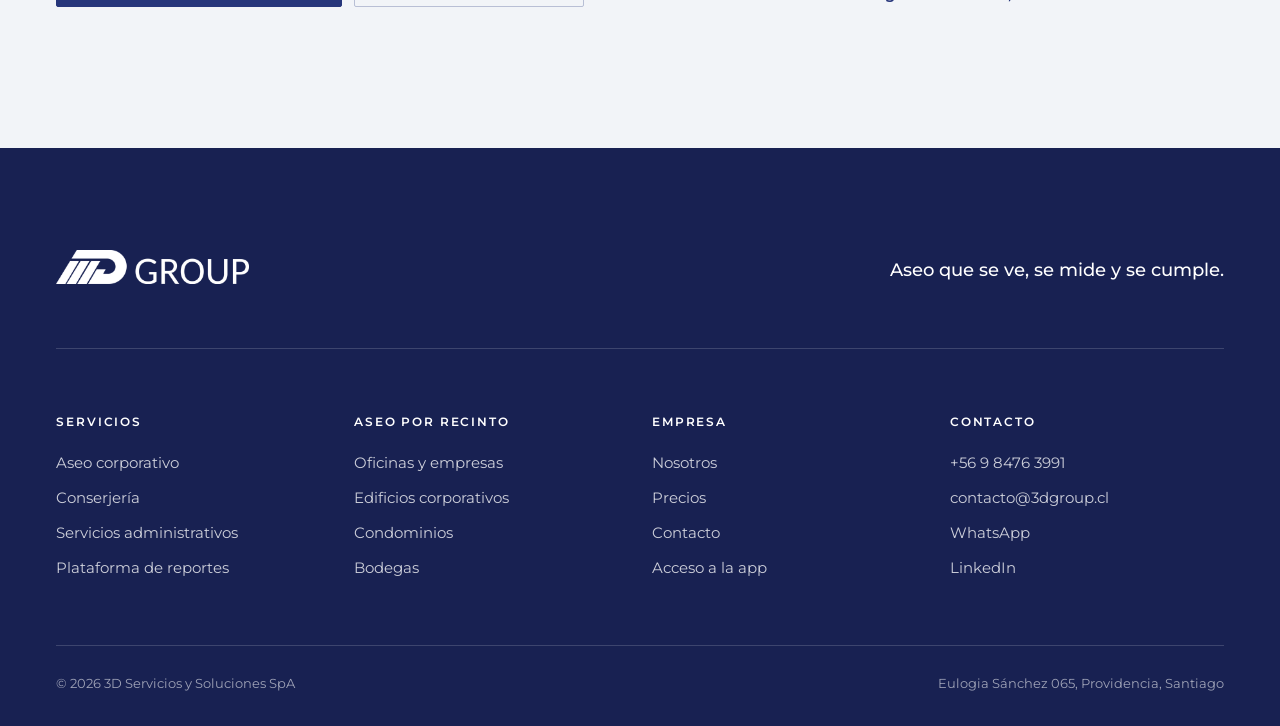
<file: aseo-edificios-corporativos.html>
<!DOCTYPE html>
<html lang="es-CL" class="no-js">
<head>
  <meta charset="utf-8">
  <meta name="viewport" content="width=device-width, initial-scale=1, viewport-fit=cover">
  <title>Aseo para edificios corporativos | 3D Group</title>
  <meta name="description" content="Aseo para edificios corporativos en Santiago: personal contratado, turnos fuera de horario, vidrios en altura y supervisión especializada.">
  <meta name="author" content="3D Servicios y Soluciones SpA">
  <meta name="theme-color" content="#27367B">
  <link rel="canonical" href="https://www.3dgroup.cl/aseo-edificios-corporativos.html">
  <meta property="og:type" content="website">
  <meta property="og:locale" content="es_CL">
  <meta property="og:site_name" content="3D Group">
  <meta property="og:title" content="Aseo para edificios corporativos | 3D Group">
  <meta property="og:description" content="Aseo para edificios corporativos en Santiago: personal contratado, turnos fuera de horario, vidrios en altura y supervisión especializada.">
  <meta property="og:url" content="https://www.3dgroup.cl/aseo-edificios-corporativos.html">
  <meta property="og:image" content="https://www.3dgroup.cl/assets/img/og-3dgroup.jpg">
  <meta property="og:image:width" content="1200">
  <meta property="og:image:height" content="630">
  <meta name="twitter:card" content="summary_large_image">
  <link rel="icon" href="assets/favicon.ico" sizes="any">
  <link rel="icon" href="assets/img/favicon-256.png" type="image/png">
  <link rel="apple-touch-icon" href="assets/img/apple-touch-icon.png">
  <link rel="preload" href="assets/fonts/montserrat-latin-var.woff2" as="font" type="font/woff2" crossorigin>
  <link rel="stylesheet" href="css/site.css?v=20260925">
  <script>document.documentElement.className=document.documentElement.className.replace("no-js","js");</script>
</head>
<body>
  <svg class="sr-only" width="0" height="0" aria-hidden="true" focusable="false">
  <symbol id="i-flecha" viewBox="0 0 24 24"><path d="M5 12h14"/><path d="m13 6 6 6-6 6"/></symbol>
  <symbol id="i-flecha-diag" viewBox="0 0 24 24"><path d="M7 17 17 7"/><path d="M8 7h9v9"/></symbol>
  <symbol id="i-candado" viewBox="0 0 24 24"><rect x="4" y="11" width="16" height="10" rx="1.5"/><path d="M8 11V7.5a4 4 0 0 1 8 0V11"/></symbol>
  <symbol id="i-cerrar" viewBox="0 0 24 24"><path d="M18 6 6 18"/><path d="m6 6 12 12"/></symbol>
  <symbol id="i-camara" viewBox="0 0 24 24"><path d="M14.5 4h-5L7 7H4a2 2 0 0 0-2 2v9a2 2 0 0 0 2 2h16a2 2 0 0 0 2-2V9a2 2 0 0 0-2-2h-3z"/><circle cx="12" cy="13" r="3.2"/></symbol>
  <symbol id="i-check" viewBox="0 0 24 24"><path d="M20 6 9 17l-5-5"/></symbol>
  <symbol id="i-pin" viewBox="0 0 24 24"><path d="M20 10c0 5-5.5 10.2-7.4 11.8a1 1 0 0 1-1.2 0C9.5 20.2 4 15 4 10a8 8 0 0 1 16 0"/><circle cx="12" cy="10" r="3"/></symbol>
  <symbol id="i-mira" viewBox="0 0 24 24"><circle cx="12" cy="12" r="9"/><path d="M22 12h-4M6 12H2M12 6V2M12 22v-4"/></symbol>
  <symbol id="i-alerta" viewBox="0 0 24 24"><path d="m21.7 18-8-14a2 2 0 0 0-3.4 0l-8 14A2 2 0 0 0 4 21h16a2 2 0 0 0 1.7-3"/><path d="M12 9v4"/><path d="M12 17h.01"/></symbol>
  <symbol id="i-reloj" viewBox="0 0 24 24"><circle cx="12" cy="12" r="9"/><path d="M12 7v5l3 2"/></symbol>
  <symbol id="i-doc" viewBox="0 0 24 24"><path d="M15 2H6a2 2 0 0 0-2 2v16a2 2 0 0 0 2 2h12a2 2 0 0 0 2-2V7z"/><path d="M14 2v5h6"/><path d="M8 13h8M8 17h6"/></symbol>
  <symbol id="i-salir" viewBox="0 0 24 24"><path d="M9 21H5a2 2 0 0 1-2-2V5a2 2 0 0 1 2-2h4"/><path d="m16 17 5-5-5-5"/><path d="M21 12H9"/></symbol>
  <symbol id="i-abajo" viewBox="0 0 24 24"><path d="m6 9 6 6 6-6"/></symbol>
  <symbol id="i-caja" viewBox="0 0 24 24"><path d="M21 8a2 2 0 0 0-1-1.7l-7-4a2 2 0 0 0-2 0l-7 4A2 2 0 0 0 3 8v8a2 2 0 0 0 1 1.7l7 4a2 2 0 0 0 2 0l7-4a2 2 0 0 0 1-1.7z"/><path d="m3.3 7 8.7 5 8.7-5"/><path d="M12 22V12"/></symbol>
  <symbol id="i-campana" viewBox="0 0 24 24"><path d="M6 8a6 6 0 0 1 12 0c0 7 3 9 3 9H3s3-2 3-9"/><path d="M10.3 21a1.9 1.9 0 0 0 3.4 0"/></symbol>
  <symbol id="i-mas" viewBox="0 0 24 24"><path d="M12 5v14M5 12h14"/></symbol>
  <symbol id="i-descarga" viewBox="0 0 24 24"><path d="M21 15v4a2 2 0 0 1-2 2H5a2 2 0 0 1-2-2v-4"/><path d="m7 10 5 5 5-5"/><path d="M12 15V3"/></symbol>
  <symbol id="i-qr" viewBox="0 0 24 24"><rect x="3" y="3" width="6" height="6" rx="1"/><rect x="15" y="3" width="6" height="6" rx="1"/><rect x="3" y="15" width="6" height="6" rx="1"/><path d="M21 15h-3a2 2 0 0 0-2 2v4M21 21v.01M12 7v3a2 2 0 0 1-2 2H7M3 12h.01M12 3h.01M12 16v.01M16 12h1M21 12v.01M12 21v-1"/></symbol>
  <symbol id="i-lista" viewBox="0 0 24 24"><rect x="8" y="2" width="8" height="4" rx="1"/><path d="M16 4h2a2 2 0 0 1 2 2v14a2 2 0 0 1-2 2H6a2 2 0 0 1-2-2V6a2 2 0 0 1 2-2h2"/><path d="m9 14 2 2 4-4"/></symbol>
  <symbol id="i-wa" viewBox="0 0 24 24"><path d="M12.04 2C6.58 2 2.13 6.45 2.13 11.91c0 1.75.46 3.45 1.32 4.95L2 22l5.25-1.38a9.9 9.9 0 0 0 4.79 1.22h.01c5.46 0 9.91-4.45 9.91-9.91 0-2.65-1.03-5.14-2.9-7.01A9.82 9.82 0 0 0 12.04 2zm0 18.15h-.01a8.2 8.2 0 0 1-4.19-1.15l-.3-.18-3.12.82.83-3.04-.2-.31a8.19 8.19 0 0 1-1.26-4.38c0-4.54 3.7-8.24 8.25-8.24 2.2 0 4.27.86 5.83 2.42a8.19 8.19 0 0 1 2.41 5.83c0 4.54-3.7 8.23-8.24 8.23zm4.52-6.16c-.25-.12-1.47-.72-1.69-.81-.23-.08-.39-.12-.56.13-.16.24-.64.8-.78.97-.15.16-.29.18-.54.06-.25-.13-1.05-.39-1.99-1.23-.74-.66-1.23-1.47-1.38-1.72-.14-.25-.01-.38.11-.5.11-.11.25-.29.37-.44.13-.15.17-.25.25-.41.08-.17.04-.31-.02-.44-.06-.12-.56-1.34-.76-1.84-.2-.48-.41-.42-.56-.43h-.48c-.17 0-.44.06-.67.31-.23.25-.87.86-.87 2.09s.9 2.43 1.02 2.6c.12.16 1.76 2.68 4.26 3.76.6.26 1.06.41 1.42.53.6.19 1.14.16 1.57.1.48-.07 1.47-.6 1.68-1.18.21-.58.21-1.08.14-1.18-.06-.11-.22-.17-.47-.29z"/></symbol>
  <symbol id="i-linkedin" viewBox="0 0 24 24"><path d="M20.45 20.45h-3.56v-5.57c0-1.33-.02-3.04-1.85-3.04-1.85 0-2.14 1.45-2.14 2.94v5.67H9.34V9h3.41v1.56h.05c.48-.9 1.64-1.85 3.37-1.85 3.6 0 4.27 2.37 4.27 5.46v6.28zM5.34 7.43a2.06 2.06 0 1 1 0-4.13 2.06 2.06 0 0 1 0 4.13zM7.12 20.45H3.56V9h3.56v11.45zM22.22 0H1.77C.79 0 0 .77 0 1.73v20.54C0 23.23.79 24 1.77 24h20.45c.98 0 1.78-.77 1.78-1.73V1.73C24 .77 23.2 0 22.22 0z"/></symbol>
</svg>

  <a class="saltar" href="#contenido">Saltar al contenido</a>
  <header class="cabecera" data-cabecera>
    <div class="contenedor cabecera__fila">
      <a class="cabecera__marca" href="index.html" aria-label="3D Group, ir al inicio">
        <img class="marca-color" src="assets/img/marca/logo-color.png" alt="3D Group" width="600" height="106">
        <img class="marca-clara" src="assets/img/marca/logo-blanco.png" alt="" width="600" height="106">
      </a>
      <nav class="cabecera__nav" aria-label="Principal">
        <ul class="cabecera__enlaces">
          <li><a href="servicios.html" aria-current="page">Servicios</a></li>
          <li><a href="plataforma.html">Plataforma</a></li>
          <li><a href="nosotros.html">Nosotros</a></li>
          <li><a href="precios.html">Precios</a></li>
          <li><a href="contacto.html">Contacto</a></li>
        </ul>
      </nav>
      <div class="cabecera__acciones">
        <a class="cabecera__app" href="https://reportes.3dgroup.cl" target="_blank" rel="noopener" aria-label="Acceso a la app de reportes (se abre en una pestaña nueva)"><svg class="icono" aria-hidden="true" focusable="false"><use href="#i-candado"/></svg><span>Acceso a la app</span></a>
        <a class="boton boton--primario boton--chico" data-wa href="https://wa.me/56984763991">Cotiza tu servicio</a>
      </div>
      <button class="cabecera__abrir" type="button" aria-expanded="false" aria-controls="menu-movil" data-abrir-menu>
        <span class="sr-only">Abrir menú</span><span class="hamburguesa" aria-hidden="true"></span>
      </button>
    </div>
  </header>
  <div class="menu-movil" id="menu-movil" data-menu-movil role="dialog" aria-modal="true" aria-label="Menú" hidden>
    <div class="contenedor menu-movil__cabeza">
      <a href="index.html" aria-label="3D Group, ir al inicio"><img src="assets/img/marca/logo-blanco.png" alt="3D Group" width="600" height="106"></a>
      <button class="menu-movil__cerrar" type="button" data-cerrar-menu><span class="sr-only">Cerrar menú</span><svg class="icono" aria-hidden="true" focusable="false"><use href="#i-cerrar"/></svg></button>
    </div>
    <nav class="contenedor menu-movil__nav" aria-label="Menú principal">
      <ul>
        <li><a href="index.html">Inicio<svg class="icono" aria-hidden="true" focusable="false"><use href="#i-flecha"/></svg></a></li>
        <li><a href="servicios.html" aria-current="page">Servicios<svg class="icono" aria-hidden="true" focusable="false"><use href="#i-flecha"/></svg></a></li>
        <li><a href="plataforma.html">Plataforma<svg class="icono" aria-hidden="true" focusable="false"><use href="#i-flecha"/></svg></a></li>
        <li><a href="nosotros.html">Nosotros<svg class="icono" aria-hidden="true" focusable="false"><use href="#i-flecha"/></svg></a></li>
        <li><a href="precios.html">Precios<svg class="icono" aria-hidden="true" focusable="false"><use href="#i-flecha"/></svg></a></li>
        <li><a href="contacto.html">Contacto<svg class="icono" aria-hidden="true" focusable="false"><use href="#i-flecha"/></svg></a></li>
      </ul>
    </nav>
    <div class="contenedor menu-movil__pie">
      <a class="boton boton--claro" data-wa href="https://wa.me/56984763991"><svg class="icono icono--wa" aria-hidden="true" focusable="false"><use href="#i-wa"/></svg>Cotiza por WhatsApp</a>
      <a class="boton boton--contorno-claro" href="https://reportes.3dgroup.cl" target="_blank" rel="noopener"><svg class="icono" aria-hidden="true" focusable="false"><use href="#i-candado"/></svg>Acceso a la app</a>
      <p class="menu-movil__datos"><a data-tel data-tel-texto href="tel:+56984763991">+56 9 8476 3991</a><br><a data-correo data-correo-texto href="mailto:contacto@3dgroup.cl">contacto@3dgroup.cl</a></p>
    </div>
  </div>
  <main id="contenido">
<section class="encabezado encabezado--media">
  <div class="contenedor encabezado__grilla">
    <div class="encabezado__texto">
      <p class="rotulo"><svg class="franja" viewBox="0 0 25 12" aria-hidden="true" focusable="false"><path class="f1" d="M6 0H11L5 12H0Z"/><path class="f2" d="M13 0H18L12 12H7Z"/><path class="f3" d="M20 0H25L19 12H14Z"/></svg>Edificios corporativos</p>
      <h1 class="t-h1">Aseo para edificios corporativos.</h1>
      <p class="t-bajada">El aseo de un edificio corporativo lo evalúan cada día decenas de personas que no lo contrataron. Se nota en el hall, en los ascensores y en los baños de piso.</p>
      <div class="botones">
        <a class="boton boton--primario" data-wa href="https://wa.me/56984763991"><svg class="icono icono--wa" aria-hidden="true" focusable="false"><use href="#i-wa"/></svg>Escríbenos por WhatsApp</a>
        <a class="boton boton--secundario" href="contacto.html">Solicitar cotización<svg class="icono icono--flecha" aria-hidden="true" focusable="false"><use href="#i-flecha"/></svg></a>
      </div>
      <p class="promesa" data-promesa></p>
    </div>
    <div class="encabezado__imagen"><img src="assets/img/maqueta/maqueta-edificios.webp" alt="Maqueta de una manzana con la torre corporativa destacada" width="1400" height="1150" fetchpriority="high" decoding="async"></div>
  </div>
</section>

<section class="seccion" aria-labelledby="t-exige">
  <div class="contenedor">
    <div class="intro">
      <p class="rotulo"><svg class="franja" viewBox="0 0 25 12" aria-hidden="true" focusable="false"><path class="f1" d="M6 0H11L5 12H0Z"/><path class="f2" d="M13 0H18L12 12H7Z"/><path class="f3" d="M20 0H25L19 12H14Z"/></svg>Qué exige este recinto</p>
      <div class="intro__cuerpo">
        <h2 class="t-h2" id="t-exige">La exigencia particular de un edificio.</h2>
      </div>
    </div>
    <ul class="puntos">
      <li><h3>El hall es la primera impresión</h3><p>Quien visita a un arrendatario juzga el edificio antes de llegar al ascensor.</p></li>
      <li><h3>Horarios que no interrumpen</h3><p>Las rutinas pesadas van fuera del horario de oficina y el mantenimiento, durante.</p></li>
      <li><h3>Fachada y ventanales</h3><p>Vidrieros certificados en altura con equipo elevador, coordinados con la administración.</p></li>
      <li><h3>Varios arrendatarios, un estándar</h3><p>Áreas comunes parejas piso a piso, sin que la calidad dependa del turno.</p></li>
    </ul>
  </div>
</section>

<section class="seccion seccion--navy" aria-labelledby="t-reporteria">
  <div class="contenedor">
    <div class="bloque-dividido bloque-dividido--invertido">
      <div class="bloque-dividido__texto">
        <p class="rotulo rotulo--claro"><svg class="franja" viewBox="0 0 25 12" aria-hidden="true" focusable="false"><path class="f1" d="M6 0H11L5 12H0Z"/><path class="f2" d="M13 0H18L12 12H7Z"/><path class="f3" d="M20 0H25L19 12H14Z"/></svg>Reportería</p>
        <h2 class="t-h2" id="t-reporteria">Lo ejecutado en tu recinto, con foto y hora.</h2>
        <p class="t-bajada">Con nuestra plataforma Reportes Aseo 3D revisas lo que se hizo en cada turno, visas el informe quincenal en línea y sigues las incidencias que se reportan por código QR.</p>
        <div class="botones"><a class="boton boton--claro" href="plataforma.html">Conoce la plataforma<svg class="icono icono--flecha" aria-hidden="true" focusable="false"><use href="#i-flecha"/></svg></a></div>
      </div>
      <div class="bloque-dividido__visual bloque-dividido__visual--telefono" aria-hidden="true"><div class="telefono"><div class="telefono__cuerpo"><div class="telefono__vidrio"><div class="pantallas"><div class="pantalla app" role="img" aria-label="Vista del mandante: informe quincenal para visar u observar e incidencias del período">
  <div class="m-estado m-estado--claro"><span>18:05</span><span class="m-estado__iconos"><i></i><i></i></span></div>
  <div class="m-cuerpo">
    <div class="m-marca-cliente"><div><small>Mandante</small><b>Oficinas Providencia</b></div><span class="m-campana"><svg class="ic"><use href="#i-campana"/></svg></span></div>
    <div class="m-informe">
      <div class="m-informe__cabeza"><div><small>Informe quincenal</small><b>1 al 15 de septiembre</b></div><span class="m-estado-pill">Por visar</span></div>
      <div class="m-cifras"><div><b class="teal">96%</b><small>Cumplimiento</small></div><div><b>486</b><small>Tareas</small></div><div><b class="amber">7</b><small>Observadas</small></div></div>
      <div class="m-botonera"><span class="m-boton m-boton--teal"><svg class="ic"><use href="#i-check"/></svg>Visar</span><span class="m-boton m-boton--contorno">Observar</span></div>
    </div>
    <p class="m-area">Incidencias del período</p>
    <div class="m-lista-inc">
      <div class="m-inc"><svg class="ic"><use href="#i-alerta"/></svg><div><b>Dispensador de jabón vacío</b><small>Baños piso 2 · Folio 0142</small></div><span class="m-estado-pill teal">Resuelta</span></div>
      <div class="m-inc"><svg class="ic"><use href="#i-alerta"/></svg><div><b>Derrame en hall de acceso</b><small>Recepción · Folio 0139</small></div><span class="m-estado-pill teal">Resuelta</span></div>
    </div>
    <p class="m-area">Informes anteriores</p>
    <div class="m-inc"><svg class="ic" style="color:var(--a-navy2)"><use href="#i-doc"/></svg><div><b>16 al 31 de agosto</b><small>Cumplimiento 95% · 502 tareas</small></div><span class="m-estado-pill teal">Visado</span></div>
    <div class="m-inc"><svg class="ic" style="color:var(--a-navy2)"><use href="#i-doc"/></svg><div><b>1 al 15 de agosto</b><small>Cumplimiento 94% · 471 tareas</small></div><span class="m-estado-pill teal">Visado</span></div>
  </div>
</div>
</div></div></div><div class="telefono__sombra"></div></div></div>
    </div>
  </div>
</section>


<section class="seccion" aria-labelledby="t-incluido">
  <div class="contenedor">
    <div class="intro">
      <p class="rotulo"><svg class="franja" viewBox="0 0 25 12" aria-hidden="true" focusable="false"><path class="f1" d="M6 0H11L5 12H0Z"/><path class="f2" d="M13 0H18L12 12H7Z"/><path class="f3" d="M20 0H25L19 12H14Z"/></svg>Siempre incluido</p>
      <div class="intro__cuerpo">
        <h2 class="t-h2" id="t-incluido">Lo que nunca es un adicional.</h2>
        <p class="t-bajada">Esto va dentro del valor cotizado en todos los contratos, sin importar el tamaño de la operación.</p>
      </div>
    </div>
    <ul class="puntos">
  <li><h3>Personal contratado por 3D Group</h3><p>Con contrato, previsión y todas sus obligaciones laborales al día.</p></li>
  <li><h3>Uniforme y EPP completos</h3><p>Cada colaborador llega equipado y presentable a tu recinto.</p></li>
  <li><h3>Supervisión especializada</h3><p>Un supervisor responsable de la operación, más que un teléfono de contacto.</p></li>
  <li><h3>Reemplazos y continuidad</h3><p>Respuesta on demand para que la operación no se detenga.</p></li>
  <li><h3>Cumplimiento normativo</h3><p>Normativa laboral chilena y ley de subcontratación, sin excepciones.</p></li>
  <li><h3>Reportería de la operación</h3><p>Registro de lo ejecutado con foto y mejora continua sobre datos.</p></li>
</ul>

  </div>
</section>

<section class="seccion seccion--niebla" aria-labelledby="t-otros">
  <div class="contenedor">
    <div class="intro">
      <p class="rotulo"><svg class="franja" viewBox="0 0 25 12" aria-hidden="true" focusable="false"><path class="f1" d="M6 0H11L5 12H0Z"/><path class="f2" d="M13 0H18L12 12H7Z"/><path class="f3" d="M20 0H25L19 12H14Z"/></svg>Otros recintos</p>
      <div class="intro__cuerpo">
        <h2 class="t-h2" id="t-otros">¿Administras otro tipo de espacio?</h2>
      </div>
    </div>
    <ul class="tarjetas-recinto tarjetas-recinto--3"><li><a class="tarjeta-recinto" href="aseo-oficinas.html"><span class="tarjeta-recinto__img"><img src="assets/img/maqueta/maqueta-oficinas-800.webp" alt="" width="800" height="657" loading="lazy" decoding="async"></span><span class="tarjeta-recinto__nombre">Oficinas y empresas<svg class="icono" aria-hidden="true" focusable="false"><use href="#i-flecha"/></svg></span></a></li><li><a class="tarjeta-recinto" href="aseo-condominios.html"><span class="tarjeta-recinto__img"><img src="assets/img/maqueta/maqueta-condominios-800.webp" alt="" width="800" height="657" loading="lazy" decoding="async"></span><span class="tarjeta-recinto__nombre">Condominios<svg class="icono" aria-hidden="true" focusable="false"><use href="#i-flecha"/></svg></span></a></li><li><a class="tarjeta-recinto" href="aseo-bodegas.html"><span class="tarjeta-recinto__img"><img src="assets/img/maqueta/maqueta-bodegas-800.webp" alt="" width="800" height="657" loading="lazy" decoding="async"></span><span class="tarjeta-recinto__nombre">Bodegas<svg class="icono" aria-hidden="true" focusable="false"><use href="#i-flecha"/></svg></span></a></li></ul>
  </div>
</section>

<section class="seccion seccion--ajustada" aria-label="Recursos">
  <div class="contenedor">
    <div class="recursos">
  <div class="recurso">
    <span class="recurso__hoja" aria-hidden="true"></span>
    <div>
      <h3>Antes de comparar propuestas, llévate el checklist.</h3>
      <p>Las cinco preguntas que conviene hacerle a cualquier proveedor de aseo, nosotros incluidos. Un PDF de una página, sin registro.</p>
      <div class="botones">
        <a class="boton boton--secundario boton--chico" href="assets/descargas/checklist-proveedor-aseo-3d-group.pdf" download><svg class="icono" aria-hidden="true" focusable="false"><use href="#i-descarga"/></svg>Descargar el checklist</a>
      </div>
    </div>
  </div>
  <div class="alianzas">
    <p class="rotulo"><svg class="franja" viewBox="0 0 25 12" aria-hidden="true" focusable="false"><path class="f1" d="M6 0H11L5 12H0Z"/><path class="f2" d="M13 0H18L12 12H7Z"/><path class="f3" d="M20 0H25L19 12H14Z"/></svg>Alianzas</p>
    <img src="assets/img/alliances/Defontana.png" alt="Defontana" width="186" height="110" loading="lazy" decoding="async">
  </div>
</div>

  </div>
</section>

<section class="cierre" aria-labelledby="t-cierre">
  <div class="contenedor cierre__grilla">
    <h2 id="t-cierre">Cotiza el aseo de tu edificio.</h2>
    <div class="cierre__texto">
      <p>Cuéntanos la superficie y la frecuencia, y coordinamos la visita técnica.</p>
      <div class="botones">
        <a class="boton boton--primario" data-wa href="https://wa.me/56984763991"><svg class="icono icono--wa" aria-hidden="true" focusable="false"><use href="#i-wa"/></svg>Escríbenos por WhatsApp</a>
        <a class="boton boton--secundario" href="contacto.html">Solicitar cotización<svg class="icono icono--flecha" aria-hidden="true" focusable="false"><use href="#i-flecha"/></svg></a>
      </div>
      <p class="promesa" data-promesa></p>
    </div>
    <div class="cierre__datos">
      <div><small>Teléfono</small><a data-tel data-tel-texto href="tel:+56984763991">+56 9 8476 3991</a></div>
      <div><small>Correo</small><a data-correo data-correo-texto href="mailto:contacto@3dgroup.cl">contacto@3dgroup.cl</a></div>
      <div><small>Oficina</small><span>Eulogia Sánchez 065, Providencia</span></div>
    </div>
  </div>
</section>


  </main>
  <footer class="pie">
    <div class="contenedor">
      <div class="pie__arriba">
        <a href="index.html" aria-label="3D Group, ir al inicio"><img src="assets/img/marca/logo-blanco.png" alt="3D Group" width="600" height="106" loading="lazy" decoding="async"></a>
        <p class="pie__lema">Aseo que se ve, se mide y se cumple.</p>
      </div>
      <div class="pie__columnas">
        <div>
          <h2>Servicios</h2>
          <ul>
            <li><a href="servicios.html#aseo-corporativo">Aseo corporativo</a></li>
            <li><a href="servicios.html#conserjeria">Conserjería</a></li>
            <li><a href="servicios.html#administrativos">Servicios administrativos</a></li>
            <li><a href="plataforma.html">Plataforma de reportes</a></li>
          </ul>
        </div>
        <div>
          <h2>Aseo por recinto</h2>
          <ul>
            <li><a href="aseo-oficinas.html">Oficinas y empresas</a></li>
            <li><a href="aseo-edificios-corporativos.html">Edificios corporativos</a></li>
            <li><a href="aseo-condominios.html">Condominios</a></li>
            <li><a href="aseo-bodegas.html">Bodegas</a></li>
          </ul>
        </div>
        <div>
          <h2>Empresa</h2>
          <ul>
            <li><a href="nosotros.html">Nosotros</a></li>
            <li><a href="precios.html">Precios</a></li>
            <li><a href="contacto.html">Contacto</a></li>
            <li><a href="https://reportes.3dgroup.cl" target="_blank" rel="noopener">Acceso a la app</a></li>
          </ul>
        </div>
        <div>
          <h2>Contacto</h2>
          <ul>
            <li><a data-tel data-tel-texto href="tel:+56984763991">+56 9 8476 3991</a></li>
            <li><a data-correo data-correo-texto href="mailto:contacto@3dgroup.cl">contacto@3dgroup.cl</a></li>
            <li><a data-wa href="https://wa.me/56984763991">WhatsApp</a></li>
            <li><a href="https://www.linkedin.com/company/3dgroup-chile" target="_blank" rel="noopener">LinkedIn</a></li>
          </ul>
        </div>
      </div>
      <div class="pie__base">
        <p>&copy; <span data-anio>2026</span> 3D Servicios y Soluciones SpA</p>
        <address>Eulogia Sánchez 065, Providencia, Santiago</address>
      </div>
    </div>
  </footer>
  <a class="wa-flotante" data-wa data-wa-flotante href="https://wa.me/56984763991" target="_blank" rel="noopener" aria-label="Escríbenos por WhatsApp (se abre en una pestaña nueva)"><svg aria-hidden="true" focusable="false"><use href="#i-wa"/></svg><span class="wa-flotante__texto">WhatsApp</span></a>
  <script src="js/config.js?v=20260925"></script>
  <script src="js/site.js?v=20260925"></script>
</body>
</html>
</file>
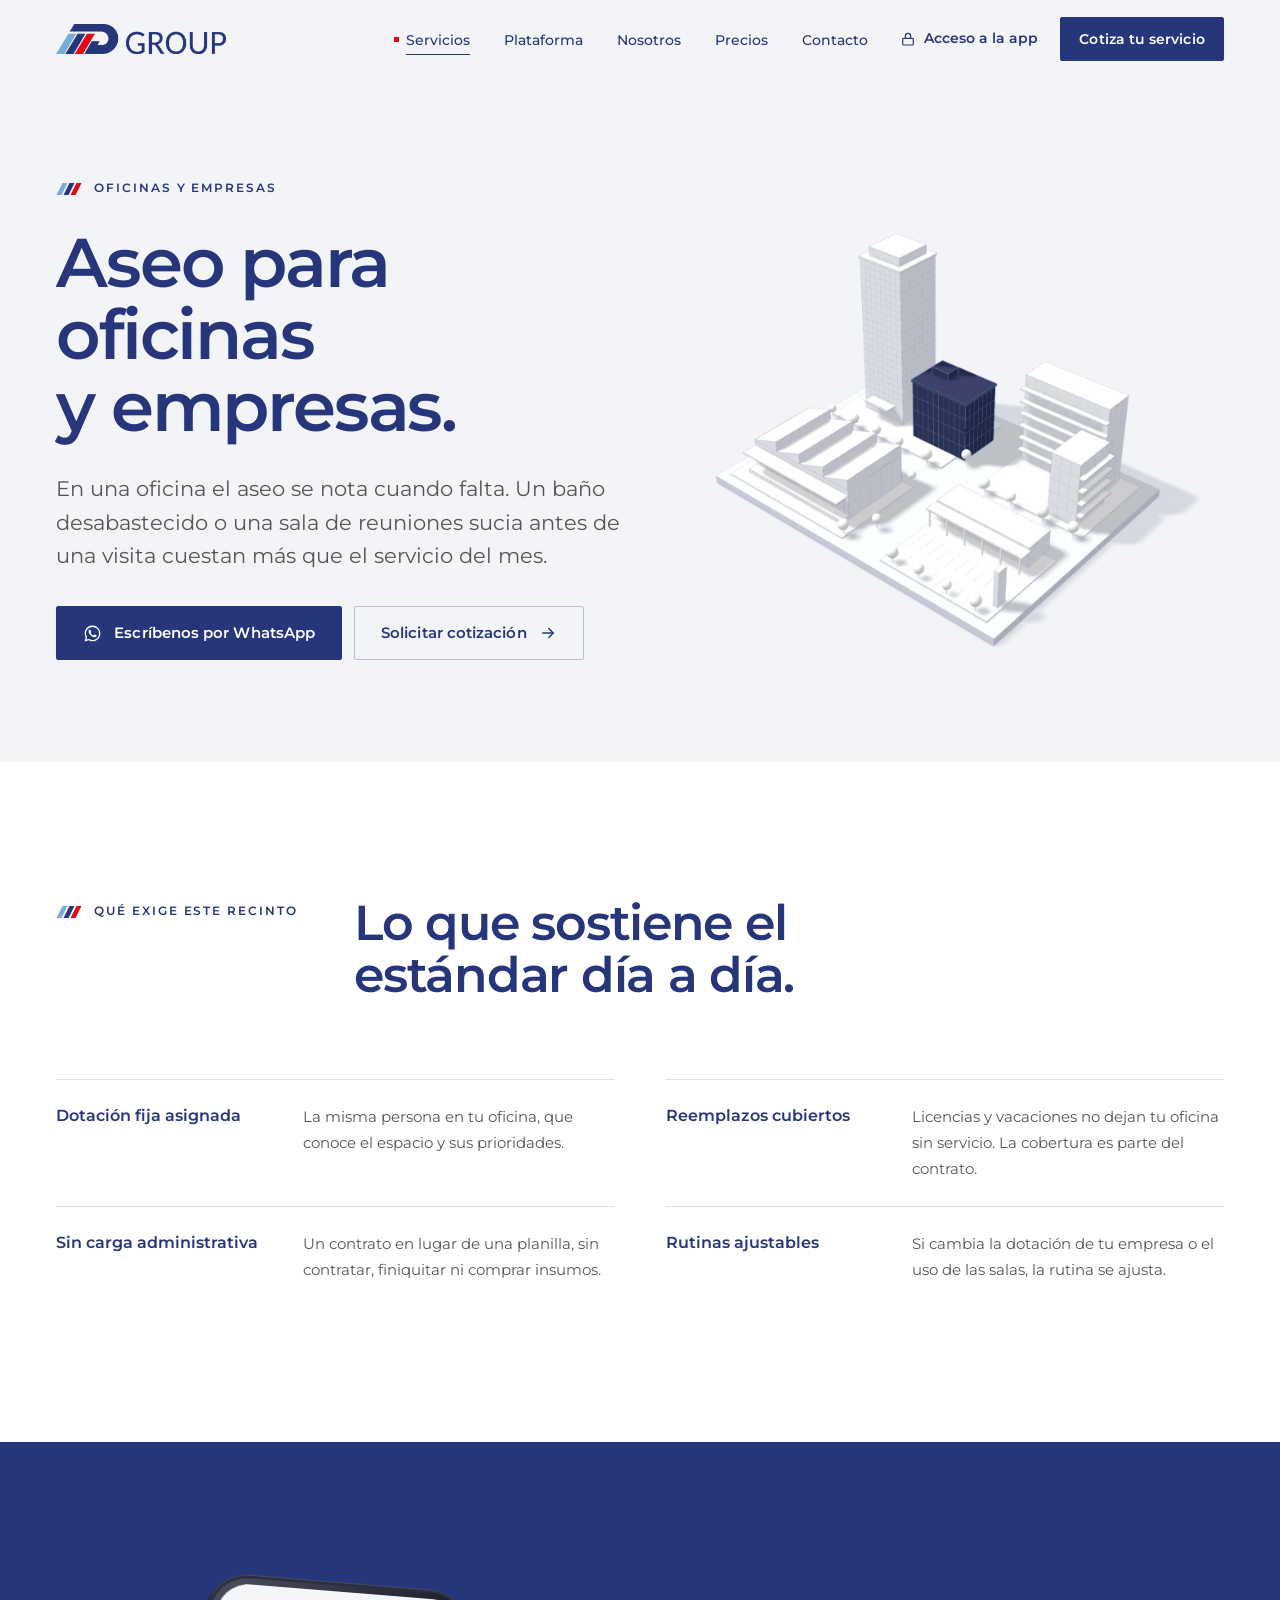
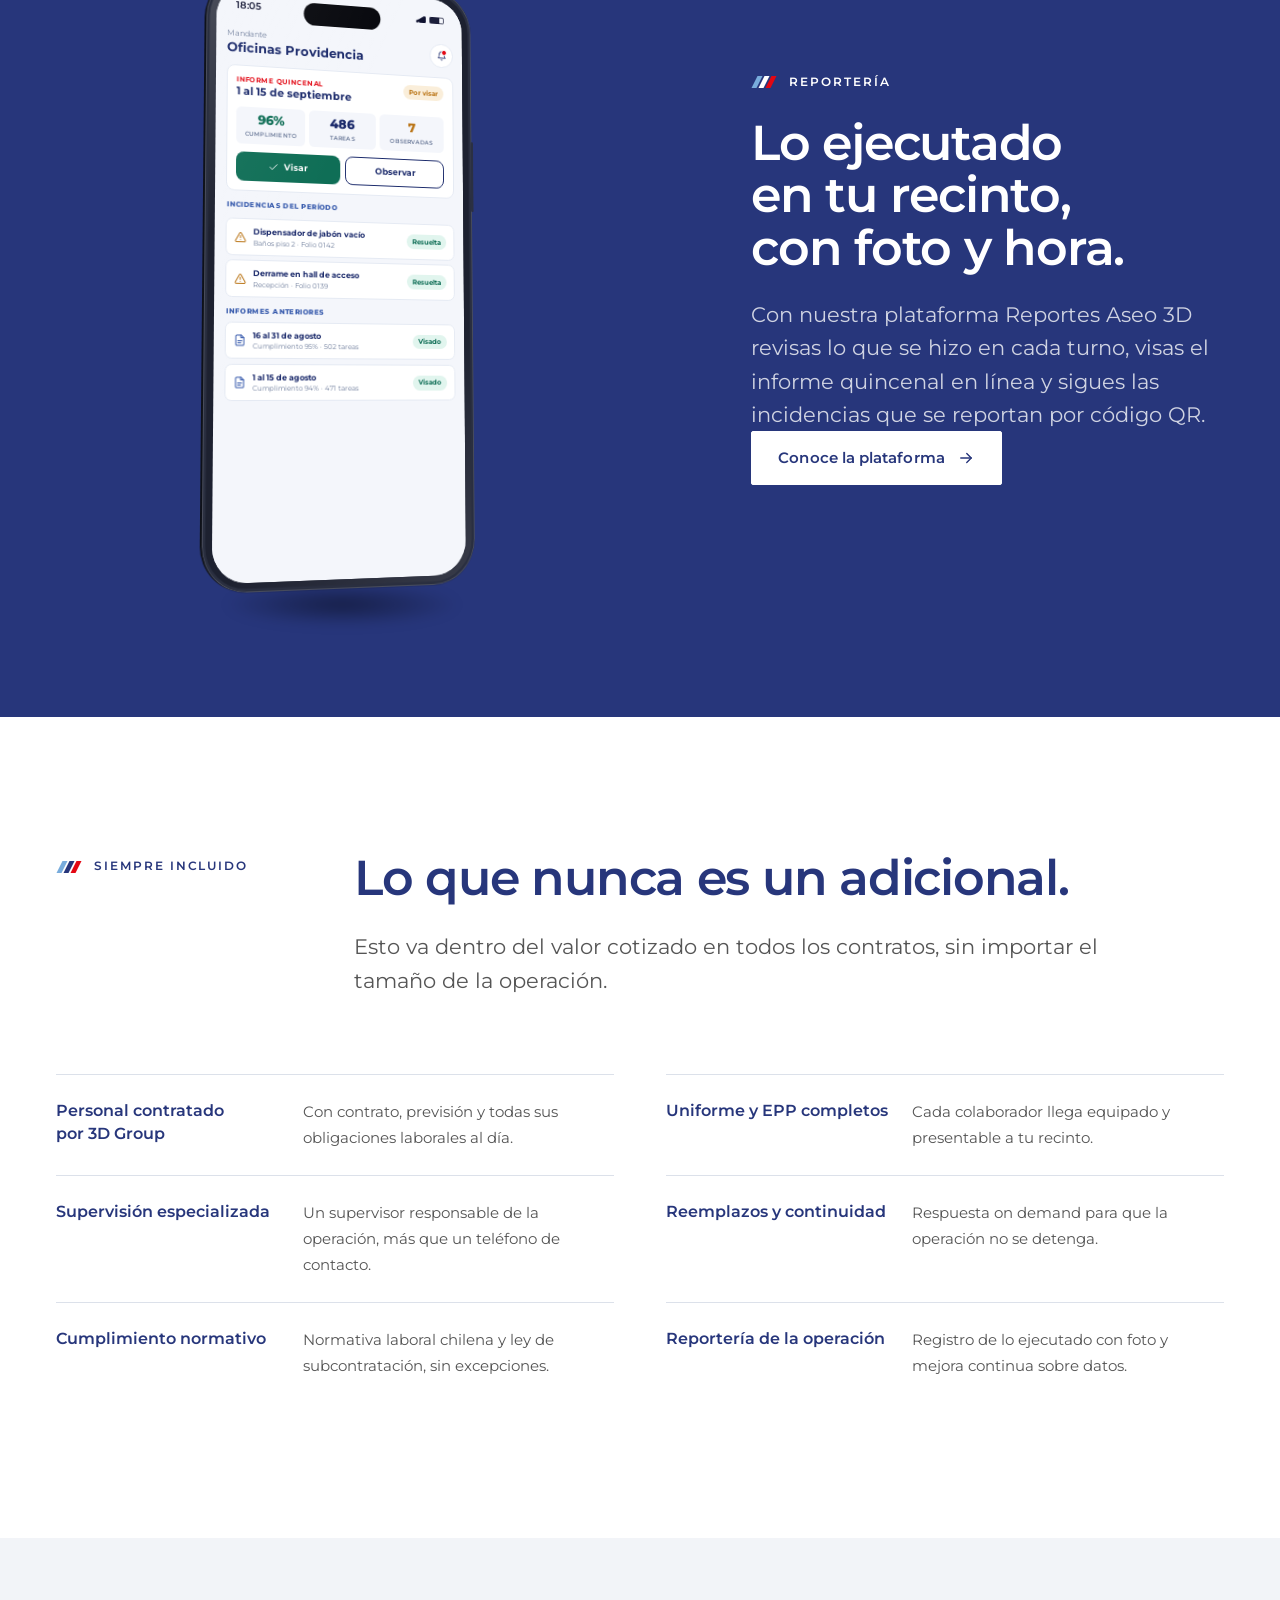
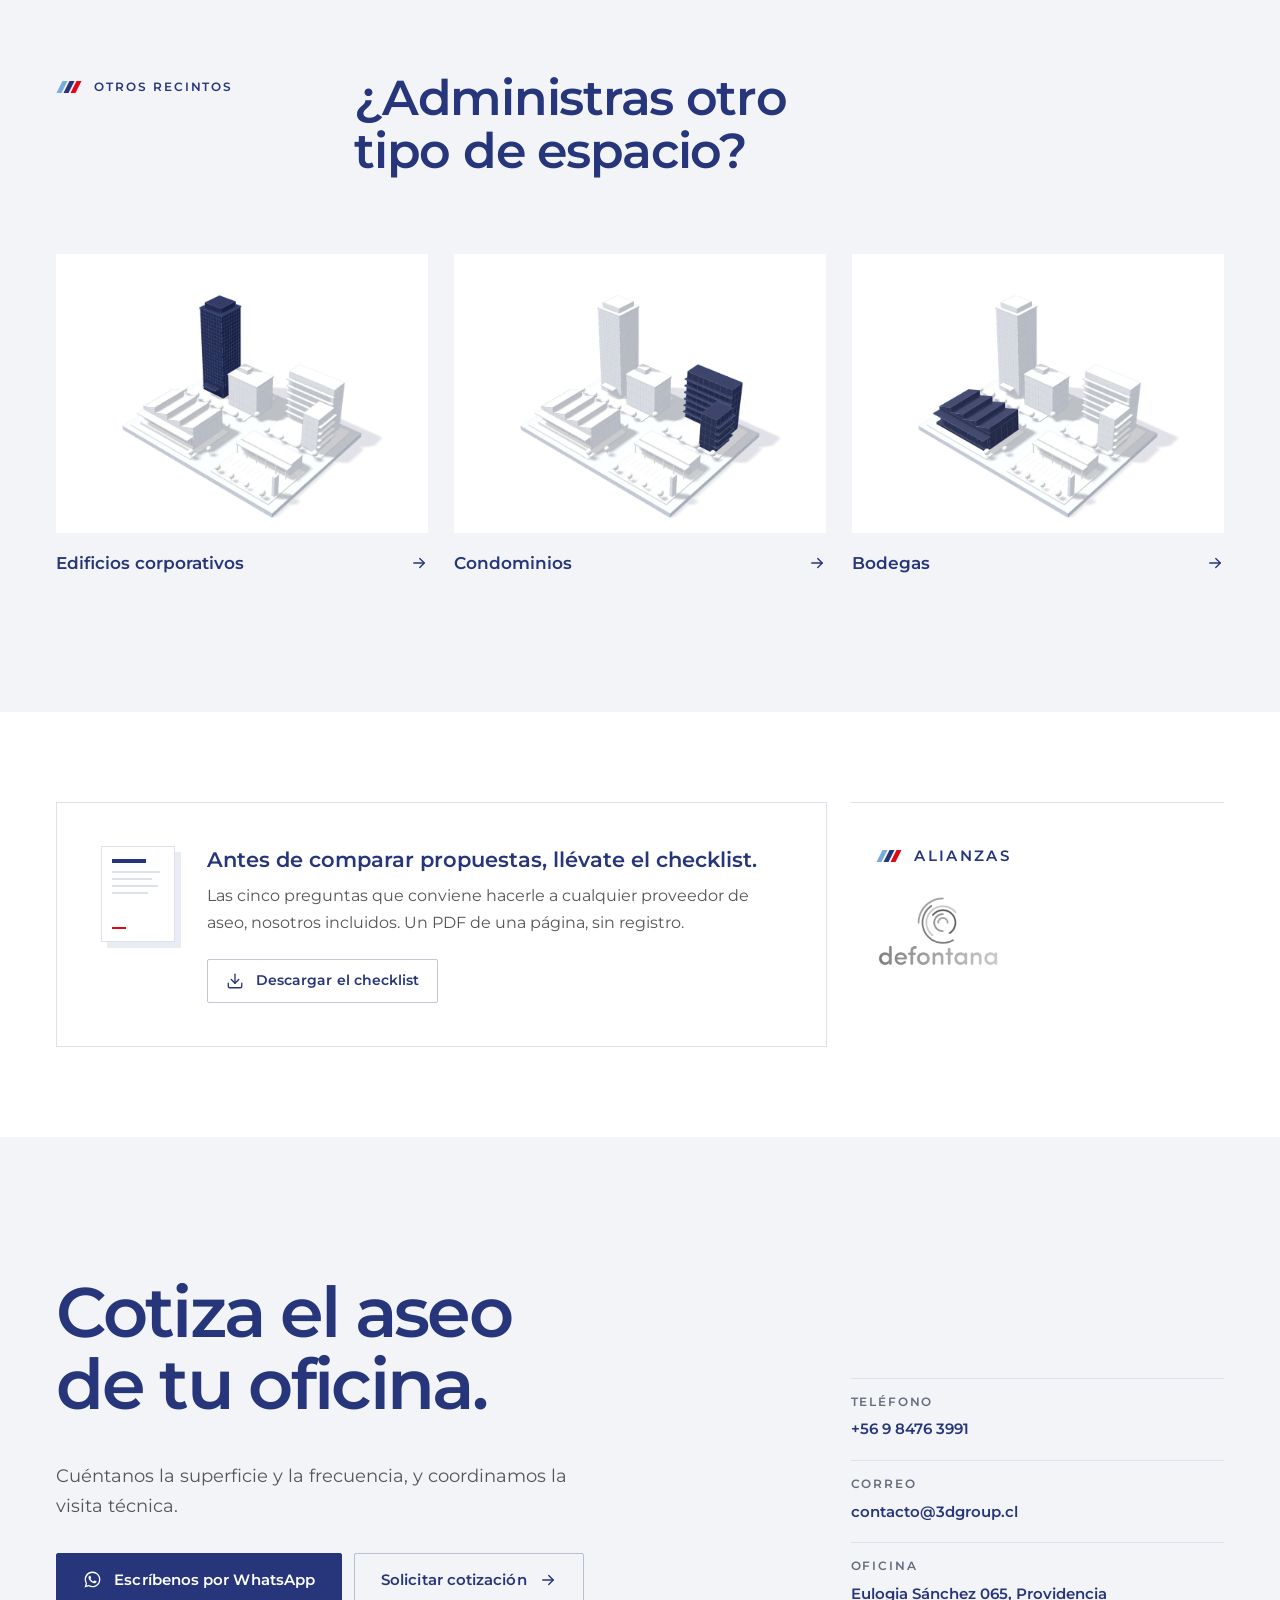
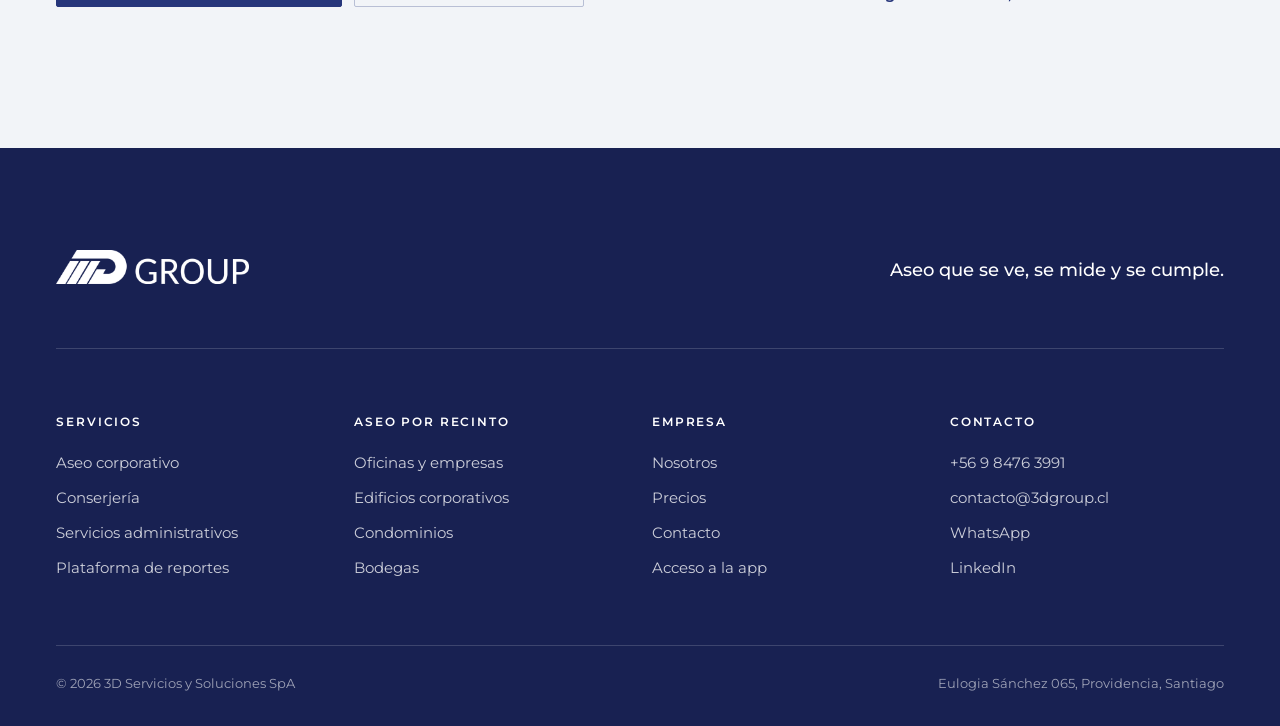
<file: aseo-oficinas.html>
<!DOCTYPE html>
<html lang="es-CL" class="no-js">
<head>
  <meta charset="utf-8">
  <meta name="viewport" content="width=device-width, initial-scale=1, viewport-fit=cover">
  <title>Aseo para oficinas y empresas | 3D Group</title>
  <meta name="description" content="Aseo para oficinas y empresas en Santiago: dotación fija, reemplazos cubiertos, uniforme y EPP, con supervisión especializada.">
  <meta name="author" content="3D Servicios y Soluciones SpA">
  <meta name="theme-color" content="#27367B">
  <link rel="canonical" href="https://www.3dgroup.cl/aseo-oficinas.html">
  <meta property="og:type" content="website">
  <meta property="og:locale" content="es_CL">
  <meta property="og:site_name" content="3D Group">
  <meta property="og:title" content="Aseo para oficinas y empresas | 3D Group">
  <meta property="og:description" content="Aseo para oficinas y empresas en Santiago: dotación fija, reemplazos cubiertos, uniforme y EPP, con supervisión especializada.">
  <meta property="og:url" content="https://www.3dgroup.cl/aseo-oficinas.html">
  <meta property="og:image" content="https://www.3dgroup.cl/assets/img/og-3dgroup.jpg">
  <meta property="og:image:width" content="1200">
  <meta property="og:image:height" content="630">
  <meta name="twitter:card" content="summary_large_image">
  <link rel="icon" href="assets/favicon.ico" sizes="any">
  <link rel="icon" href="assets/img/favicon-256.png" type="image/png">
  <link rel="apple-touch-icon" href="assets/img/apple-touch-icon.png">
  <link rel="preload" href="assets/fonts/montserrat-latin-var.woff2" as="font" type="font/woff2" crossorigin>
  <link rel="stylesheet" href="css/site.css?v=20260925">
  <script>document.documentElement.className=document.documentElement.className.replace("no-js","js");</script>
</head>
<body>
  <svg class="sr-only" width="0" height="0" aria-hidden="true" focusable="false">
  <symbol id="i-flecha" viewBox="0 0 24 24"><path d="M5 12h14"/><path d="m13 6 6 6-6 6"/></symbol>
  <symbol id="i-flecha-diag" viewBox="0 0 24 24"><path d="M7 17 17 7"/><path d="M8 7h9v9"/></symbol>
  <symbol id="i-candado" viewBox="0 0 24 24"><rect x="4" y="11" width="16" height="10" rx="1.5"/><path d="M8 11V7.5a4 4 0 0 1 8 0V11"/></symbol>
  <symbol id="i-cerrar" viewBox="0 0 24 24"><path d="M18 6 6 18"/><path d="m6 6 12 12"/></symbol>
  <symbol id="i-camara" viewBox="0 0 24 24"><path d="M14.5 4h-5L7 7H4a2 2 0 0 0-2 2v9a2 2 0 0 0 2 2h16a2 2 0 0 0 2-2V9a2 2 0 0 0-2-2h-3z"/><circle cx="12" cy="13" r="3.2"/></symbol>
  <symbol id="i-check" viewBox="0 0 24 24"><path d="M20 6 9 17l-5-5"/></symbol>
  <symbol id="i-pin" viewBox="0 0 24 24"><path d="M20 10c0 5-5.5 10.2-7.4 11.8a1 1 0 0 1-1.2 0C9.5 20.2 4 15 4 10a8 8 0 0 1 16 0"/><circle cx="12" cy="10" r="3"/></symbol>
  <symbol id="i-mira" viewBox="0 0 24 24"><circle cx="12" cy="12" r="9"/><path d="M22 12h-4M6 12H2M12 6V2M12 22v-4"/></symbol>
  <symbol id="i-alerta" viewBox="0 0 24 24"><path d="m21.7 18-8-14a2 2 0 0 0-3.4 0l-8 14A2 2 0 0 0 4 21h16a2 2 0 0 0 1.7-3"/><path d="M12 9v4"/><path d="M12 17h.01"/></symbol>
  <symbol id="i-reloj" viewBox="0 0 24 24"><circle cx="12" cy="12" r="9"/><path d="M12 7v5l3 2"/></symbol>
  <symbol id="i-doc" viewBox="0 0 24 24"><path d="M15 2H6a2 2 0 0 0-2 2v16a2 2 0 0 0 2 2h12a2 2 0 0 0 2-2V7z"/><path d="M14 2v5h6"/><path d="M8 13h8M8 17h6"/></symbol>
  <symbol id="i-salir" viewBox="0 0 24 24"><path d="M9 21H5a2 2 0 0 1-2-2V5a2 2 0 0 1 2-2h4"/><path d="m16 17 5-5-5-5"/><path d="M21 12H9"/></symbol>
  <symbol id="i-abajo" viewBox="0 0 24 24"><path d="m6 9 6 6 6-6"/></symbol>
  <symbol id="i-caja" viewBox="0 0 24 24"><path d="M21 8a2 2 0 0 0-1-1.7l-7-4a2 2 0 0 0-2 0l-7 4A2 2 0 0 0 3 8v8a2 2 0 0 0 1 1.7l7 4a2 2 0 0 0 2 0l7-4a2 2 0 0 0 1-1.7z"/><path d="m3.3 7 8.7 5 8.7-5"/><path d="M12 22V12"/></symbol>
  <symbol id="i-campana" viewBox="0 0 24 24"><path d="M6 8a6 6 0 0 1 12 0c0 7 3 9 3 9H3s3-2 3-9"/><path d="M10.3 21a1.9 1.9 0 0 0 3.4 0"/></symbol>
  <symbol id="i-mas" viewBox="0 0 24 24"><path d="M12 5v14M5 12h14"/></symbol>
  <symbol id="i-descarga" viewBox="0 0 24 24"><path d="M21 15v4a2 2 0 0 1-2 2H5a2 2 0 0 1-2-2v-4"/><path d="m7 10 5 5 5-5"/><path d="M12 15V3"/></symbol>
  <symbol id="i-qr" viewBox="0 0 24 24"><rect x="3" y="3" width="6" height="6" rx="1"/><rect x="15" y="3" width="6" height="6" rx="1"/><rect x="3" y="15" width="6" height="6" rx="1"/><path d="M21 15h-3a2 2 0 0 0-2 2v4M21 21v.01M12 7v3a2 2 0 0 1-2 2H7M3 12h.01M12 3h.01M12 16v.01M16 12h1M21 12v.01M12 21v-1"/></symbol>
  <symbol id="i-lista" viewBox="0 0 24 24"><rect x="8" y="2" width="8" height="4" rx="1"/><path d="M16 4h2a2 2 0 0 1 2 2v14a2 2 0 0 1-2 2H6a2 2 0 0 1-2-2V6a2 2 0 0 1 2-2h2"/><path d="m9 14 2 2 4-4"/></symbol>
  <symbol id="i-wa" viewBox="0 0 24 24"><path d="M12.04 2C6.58 2 2.13 6.45 2.13 11.91c0 1.75.46 3.45 1.32 4.95L2 22l5.25-1.38a9.9 9.9 0 0 0 4.79 1.22h.01c5.46 0 9.91-4.45 9.91-9.91 0-2.65-1.03-5.14-2.9-7.01A9.82 9.82 0 0 0 12.04 2zm0 18.15h-.01a8.2 8.2 0 0 1-4.19-1.15l-.3-.18-3.12.82.83-3.04-.2-.31a8.19 8.19 0 0 1-1.26-4.38c0-4.54 3.7-8.24 8.25-8.24 2.2 0 4.27.86 5.83 2.42a8.19 8.19 0 0 1 2.41 5.83c0 4.54-3.7 8.23-8.24 8.23zm4.52-6.16c-.25-.12-1.47-.72-1.69-.81-.23-.08-.39-.12-.56.13-.16.24-.64.8-.78.97-.15.16-.29.18-.54.06-.25-.13-1.05-.39-1.99-1.23-.74-.66-1.23-1.47-1.38-1.72-.14-.25-.01-.38.11-.5.11-.11.25-.29.37-.44.13-.15.17-.25.25-.41.08-.17.04-.31-.02-.44-.06-.12-.56-1.34-.76-1.84-.2-.48-.41-.42-.56-.43h-.48c-.17 0-.44.06-.67.31-.23.25-.87.86-.87 2.09s.9 2.43 1.02 2.6c.12.16 1.76 2.68 4.26 3.76.6.26 1.06.41 1.42.53.6.19 1.14.16 1.57.1.48-.07 1.47-.6 1.68-1.18.21-.58.21-1.08.14-1.18-.06-.11-.22-.17-.47-.29z"/></symbol>
  <symbol id="i-linkedin" viewBox="0 0 24 24"><path d="M20.45 20.45h-3.56v-5.57c0-1.33-.02-3.04-1.85-3.04-1.85 0-2.14 1.45-2.14 2.94v5.67H9.34V9h3.41v1.56h.05c.48-.9 1.64-1.85 3.37-1.85 3.6 0 4.27 2.37 4.27 5.46v6.28zM5.34 7.43a2.06 2.06 0 1 1 0-4.13 2.06 2.06 0 0 1 0 4.13zM7.12 20.45H3.56V9h3.56v11.45zM22.22 0H1.77C.79 0 0 .77 0 1.73v20.54C0 23.23.79 24 1.77 24h20.45c.98 0 1.78-.77 1.78-1.73V1.73C24 .77 23.2 0 22.22 0z"/></symbol>
</svg>

  <a class="saltar" href="#contenido">Saltar al contenido</a>
  <header class="cabecera" data-cabecera>
    <div class="contenedor cabecera__fila">
      <a class="cabecera__marca" href="index.html" aria-label="3D Group, ir al inicio">
        <img class="marca-color" src="assets/img/marca/logo-color.png" alt="3D Group" width="600" height="106">
        <img class="marca-clara" src="assets/img/marca/logo-blanco.png" alt="" width="600" height="106">
      </a>
      <nav class="cabecera__nav" aria-label="Principal">
        <ul class="cabecera__enlaces">
          <li><a href="servicios.html" aria-current="page">Servicios</a></li>
          <li><a href="plataforma.html">Plataforma</a></li>
          <li><a href="nosotros.html">Nosotros</a></li>
          <li><a href="precios.html">Precios</a></li>
          <li><a href="contacto.html">Contacto</a></li>
        </ul>
      </nav>
      <div class="cabecera__acciones">
        <a class="cabecera__app" href="https://reportes.3dgroup.cl" target="_blank" rel="noopener" aria-label="Acceso a la app de reportes (se abre en una pestaña nueva)"><svg class="icono" aria-hidden="true" focusable="false"><use href="#i-candado"/></svg><span>Acceso a la app</span></a>
        <a class="boton boton--primario boton--chico" data-wa href="https://wa.me/56984763991">Cotiza tu servicio</a>
      </div>
      <button class="cabecera__abrir" type="button" aria-expanded="false" aria-controls="menu-movil" data-abrir-menu>
        <span class="sr-only">Abrir menú</span><span class="hamburguesa" aria-hidden="true"></span>
      </button>
    </div>
  </header>
  <div class="menu-movil" id="menu-movil" data-menu-movil role="dialog" aria-modal="true" aria-label="Menú" hidden>
    <div class="contenedor menu-movil__cabeza">
      <a href="index.html" aria-label="3D Group, ir al inicio"><img src="assets/img/marca/logo-blanco.png" alt="3D Group" width="600" height="106"></a>
      <button class="menu-movil__cerrar" type="button" data-cerrar-menu><span class="sr-only">Cerrar menú</span><svg class="icono" aria-hidden="true" focusable="false"><use href="#i-cerrar"/></svg></button>
    </div>
    <nav class="contenedor menu-movil__nav" aria-label="Menú principal">
      <ul>
        <li><a href="index.html">Inicio<svg class="icono" aria-hidden="true" focusable="false"><use href="#i-flecha"/></svg></a></li>
        <li><a href="servicios.html" aria-current="page">Servicios<svg class="icono" aria-hidden="true" focusable="false"><use href="#i-flecha"/></svg></a></li>
        <li><a href="plataforma.html">Plataforma<svg class="icono" aria-hidden="true" focusable="false"><use href="#i-flecha"/></svg></a></li>
        <li><a href="nosotros.html">Nosotros<svg class="icono" aria-hidden="true" focusable="false"><use href="#i-flecha"/></svg></a></li>
        <li><a href="precios.html">Precios<svg class="icono" aria-hidden="true" focusable="false"><use href="#i-flecha"/></svg></a></li>
        <li><a href="contacto.html">Contacto<svg class="icono" aria-hidden="true" focusable="false"><use href="#i-flecha"/></svg></a></li>
      </ul>
    </nav>
    <div class="contenedor menu-movil__pie">
      <a class="boton boton--claro" data-wa href="https://wa.me/56984763991"><svg class="icono icono--wa" aria-hidden="true" focusable="false"><use href="#i-wa"/></svg>Cotiza por WhatsApp</a>
      <a class="boton boton--contorno-claro" href="https://reportes.3dgroup.cl" target="_blank" rel="noopener"><svg class="icono" aria-hidden="true" focusable="false"><use href="#i-candado"/></svg>Acceso a la app</a>
      <p class="menu-movil__datos"><a data-tel data-tel-texto href="tel:+56984763991">+56 9 8476 3991</a><br><a data-correo data-correo-texto href="mailto:contacto@3dgroup.cl">contacto@3dgroup.cl</a></p>
    </div>
  </div>
  <main id="contenido">
<section class="encabezado encabezado--media">
  <div class="contenedor encabezado__grilla">
    <div class="encabezado__texto">
      <p class="rotulo"><svg class="franja" viewBox="0 0 25 12" aria-hidden="true" focusable="false"><path class="f1" d="M6 0H11L5 12H0Z"/><path class="f2" d="M13 0H18L12 12H7Z"/><path class="f3" d="M20 0H25L19 12H14Z"/></svg>Oficinas y empresas</p>
      <h1 class="t-h1">Aseo para oficinas y empresas.</h1>
      <p class="t-bajada">En una oficina el aseo se nota cuando falta. Un baño desabastecido o una sala de reuniones sucia antes de una visita cuestan más que el servicio del mes.</p>
      <div class="botones">
        <a class="boton boton--primario" data-wa href="https://wa.me/56984763991"><svg class="icono icono--wa" aria-hidden="true" focusable="false"><use href="#i-wa"/></svg>Escríbenos por WhatsApp</a>
        <a class="boton boton--secundario" href="contacto.html">Solicitar cotización<svg class="icono icono--flecha" aria-hidden="true" focusable="false"><use href="#i-flecha"/></svg></a>
      </div>
      <p class="promesa" data-promesa></p>
    </div>
    <div class="encabezado__imagen"><img src="assets/img/maqueta/maqueta-oficinas.webp" alt="Maqueta de una manzana con el edificio de oficinas destacado" width="1400" height="1150" fetchpriority="high" decoding="async"></div>
  </div>
</section>

<section class="seccion" aria-labelledby="t-exige">
  <div class="contenedor">
    <div class="intro">
      <p class="rotulo"><svg class="franja" viewBox="0 0 25 12" aria-hidden="true" focusable="false"><path class="f1" d="M6 0H11L5 12H0Z"/><path class="f2" d="M13 0H18L12 12H7Z"/><path class="f3" d="M20 0H25L19 12H14Z"/></svg>Qué exige este recinto</p>
      <div class="intro__cuerpo">
        <h2 class="t-h2" id="t-exige">Lo que sostiene el estándar día a día.</h2>
      </div>
    </div>
    <ul class="puntos">
      <li><h3>Dotación fija asignada</h3><p>La misma persona en tu oficina, que conoce el espacio y sus prioridades.</p></li>
      <li><h3>Reemplazos cubiertos</h3><p>Licencias y vacaciones no dejan tu oficina sin servicio. La cobertura es parte del contrato.</p></li>
      <li><h3>Sin carga administrativa</h3><p>Un contrato en lugar de una planilla, sin contratar, finiquitar ni comprar insumos.</p></li>
      <li><h3>Rutinas ajustables</h3><p>Si cambia la dotación de tu empresa o el uso de las salas, la rutina se ajusta.</p></li>
    </ul>
  </div>
</section>

<section class="seccion seccion--navy" aria-labelledby="t-reporteria">
  <div class="contenedor">
    <div class="bloque-dividido bloque-dividido--invertido">
      <div class="bloque-dividido__texto">
        <p class="rotulo rotulo--claro"><svg class="franja" viewBox="0 0 25 12" aria-hidden="true" focusable="false"><path class="f1" d="M6 0H11L5 12H0Z"/><path class="f2" d="M13 0H18L12 12H7Z"/><path class="f3" d="M20 0H25L19 12H14Z"/></svg>Reportería</p>
        <h2 class="t-h2" id="t-reporteria">Lo ejecutado en tu recinto, con foto y hora.</h2>
        <p class="t-bajada">Con nuestra plataforma Reportes Aseo 3D revisas lo que se hizo en cada turno, visas el informe quincenal en línea y sigues las incidencias que se reportan por código QR.</p>
        <div class="botones"><a class="boton boton--claro" href="plataforma.html">Conoce la plataforma<svg class="icono icono--flecha" aria-hidden="true" focusable="false"><use href="#i-flecha"/></svg></a></div>
      </div>
      <div class="bloque-dividido__visual bloque-dividido__visual--telefono" aria-hidden="true"><div class="telefono"><div class="telefono__cuerpo"><div class="telefono__vidrio"><div class="pantallas"><div class="pantalla app" role="img" aria-label="Vista del mandante: informe quincenal para visar u observar e incidencias del período">
  <div class="m-estado m-estado--claro"><span>18:05</span><span class="m-estado__iconos"><i></i><i></i></span></div>
  <div class="m-cuerpo">
    <div class="m-marca-cliente"><div><small>Mandante</small><b>Oficinas Providencia</b></div><span class="m-campana"><svg class="ic"><use href="#i-campana"/></svg></span></div>
    <div class="m-informe">
      <div class="m-informe__cabeza"><div><small>Informe quincenal</small><b>1 al 15 de septiembre</b></div><span class="m-estado-pill">Por visar</span></div>
      <div class="m-cifras"><div><b class="teal">96%</b><small>Cumplimiento</small></div><div><b>486</b><small>Tareas</small></div><div><b class="amber">7</b><small>Observadas</small></div></div>
      <div class="m-botonera"><span class="m-boton m-boton--teal"><svg class="ic"><use href="#i-check"/></svg>Visar</span><span class="m-boton m-boton--contorno">Observar</span></div>
    </div>
    <p class="m-area">Incidencias del período</p>
    <div class="m-lista-inc">
      <div class="m-inc"><svg class="ic"><use href="#i-alerta"/></svg><div><b>Dispensador de jabón vacío</b><small>Baños piso 2 · Folio 0142</small></div><span class="m-estado-pill teal">Resuelta</span></div>
      <div class="m-inc"><svg class="ic"><use href="#i-alerta"/></svg><div><b>Derrame en hall de acceso</b><small>Recepción · Folio 0139</small></div><span class="m-estado-pill teal">Resuelta</span></div>
    </div>
    <p class="m-area">Informes anteriores</p>
    <div class="m-inc"><svg class="ic" style="color:var(--a-navy2)"><use href="#i-doc"/></svg><div><b>16 al 31 de agosto</b><small>Cumplimiento 95% · 502 tareas</small></div><span class="m-estado-pill teal">Visado</span></div>
    <div class="m-inc"><svg class="ic" style="color:var(--a-navy2)"><use href="#i-doc"/></svg><div><b>1 al 15 de agosto</b><small>Cumplimiento 94% · 471 tareas</small></div><span class="m-estado-pill teal">Visado</span></div>
  </div>
</div>
</div></div></div><div class="telefono__sombra"></div></div></div>
    </div>
  </div>
</section>


<section class="seccion" aria-labelledby="t-incluido">
  <div class="contenedor">
    <div class="intro">
      <p class="rotulo"><svg class="franja" viewBox="0 0 25 12" aria-hidden="true" focusable="false"><path class="f1" d="M6 0H11L5 12H0Z"/><path class="f2" d="M13 0H18L12 12H7Z"/><path class="f3" d="M20 0H25L19 12H14Z"/></svg>Siempre incluido</p>
      <div class="intro__cuerpo">
        <h2 class="t-h2" id="t-incluido">Lo que nunca es un adicional.</h2>
        <p class="t-bajada">Esto va dentro del valor cotizado en todos los contratos, sin importar el tamaño de la operación.</p>
      </div>
    </div>
    <ul class="puntos">
  <li><h3>Personal contratado por 3D Group</h3><p>Con contrato, previsión y todas sus obligaciones laborales al día.</p></li>
  <li><h3>Uniforme y EPP completos</h3><p>Cada colaborador llega equipado y presentable a tu recinto.</p></li>
  <li><h3>Supervisión especializada</h3><p>Un supervisor responsable de la operación, más que un teléfono de contacto.</p></li>
  <li><h3>Reemplazos y continuidad</h3><p>Respuesta on demand para que la operación no se detenga.</p></li>
  <li><h3>Cumplimiento normativo</h3><p>Normativa laboral chilena y ley de subcontratación, sin excepciones.</p></li>
  <li><h3>Reportería de la operación</h3><p>Registro de lo ejecutado con foto y mejora continua sobre datos.</p></li>
</ul>

  </div>
</section>

<section class="seccion seccion--niebla" aria-labelledby="t-otros">
  <div class="contenedor">
    <div class="intro">
      <p class="rotulo"><svg class="franja" viewBox="0 0 25 12" aria-hidden="true" focusable="false"><path class="f1" d="M6 0H11L5 12H0Z"/><path class="f2" d="M13 0H18L12 12H7Z"/><path class="f3" d="M20 0H25L19 12H14Z"/></svg>Otros recintos</p>
      <div class="intro__cuerpo">
        <h2 class="t-h2" id="t-otros">¿Administras otro tipo de espacio?</h2>
      </div>
    </div>
    <ul class="tarjetas-recinto tarjetas-recinto--3"><li><a class="tarjeta-recinto" href="aseo-edificios-corporativos.html"><span class="tarjeta-recinto__img"><img src="assets/img/maqueta/maqueta-edificios-800.webp" alt="" width="800" height="657" loading="lazy" decoding="async"></span><span class="tarjeta-recinto__nombre">Edificios corporativos<svg class="icono" aria-hidden="true" focusable="false"><use href="#i-flecha"/></svg></span></a></li><li><a class="tarjeta-recinto" href="aseo-condominios.html"><span class="tarjeta-recinto__img"><img src="assets/img/maqueta/maqueta-condominios-800.webp" alt="" width="800" height="657" loading="lazy" decoding="async"></span><span class="tarjeta-recinto__nombre">Condominios<svg class="icono" aria-hidden="true" focusable="false"><use href="#i-flecha"/></svg></span></a></li><li><a class="tarjeta-recinto" href="aseo-bodegas.html"><span class="tarjeta-recinto__img"><img src="assets/img/maqueta/maqueta-bodegas-800.webp" alt="" width="800" height="657" loading="lazy" decoding="async"></span><span class="tarjeta-recinto__nombre">Bodegas<svg class="icono" aria-hidden="true" focusable="false"><use href="#i-flecha"/></svg></span></a></li></ul>
  </div>
</section>

<section class="seccion seccion--ajustada" aria-label="Recursos">
  <div class="contenedor">
    <div class="recursos">
  <div class="recurso">
    <span class="recurso__hoja" aria-hidden="true"></span>
    <div>
      <h3>Antes de comparar propuestas, llévate el checklist.</h3>
      <p>Las cinco preguntas que conviene hacerle a cualquier proveedor de aseo, nosotros incluidos. Un PDF de una página, sin registro.</p>
      <div class="botones">
        <a class="boton boton--secundario boton--chico" href="assets/descargas/checklist-proveedor-aseo-3d-group.pdf" download><svg class="icono" aria-hidden="true" focusable="false"><use href="#i-descarga"/></svg>Descargar el checklist</a>
      </div>
    </div>
  </div>
  <div class="alianzas">
    <p class="rotulo"><svg class="franja" viewBox="0 0 25 12" aria-hidden="true" focusable="false"><path class="f1" d="M6 0H11L5 12H0Z"/><path class="f2" d="M13 0H18L12 12H7Z"/><path class="f3" d="M20 0H25L19 12H14Z"/></svg>Alianzas</p>
    <img src="assets/img/alliances/Defontana.png" alt="Defontana" width="186" height="110" loading="lazy" decoding="async">
  </div>
</div>

  </div>
</section>

<section class="cierre" aria-labelledby="t-cierre">
  <div class="contenedor cierre__grilla">
    <h2 id="t-cierre">Cotiza el aseo de tu oficina.</h2>
    <div class="cierre__texto">
      <p>Cuéntanos la superficie y la frecuencia, y coordinamos la visita técnica.</p>
      <div class="botones">
        <a class="boton boton--primario" data-wa href="https://wa.me/56984763991"><svg class="icono icono--wa" aria-hidden="true" focusable="false"><use href="#i-wa"/></svg>Escríbenos por WhatsApp</a>
        <a class="boton boton--secundario" href="contacto.html">Solicitar cotización<svg class="icono icono--flecha" aria-hidden="true" focusable="false"><use href="#i-flecha"/></svg></a>
      </div>
      <p class="promesa" data-promesa></p>
    </div>
    <div class="cierre__datos">
      <div><small>Teléfono</small><a data-tel data-tel-texto href="tel:+56984763991">+56 9 8476 3991</a></div>
      <div><small>Correo</small><a data-correo data-correo-texto href="mailto:contacto@3dgroup.cl">contacto@3dgroup.cl</a></div>
      <div><small>Oficina</small><span>Eulogia Sánchez 065, Providencia</span></div>
    </div>
  </div>
</section>


  </main>
  <footer class="pie">
    <div class="contenedor">
      <div class="pie__arriba">
        <a href="index.html" aria-label="3D Group, ir al inicio"><img src="assets/img/marca/logo-blanco.png" alt="3D Group" width="600" height="106" loading="lazy" decoding="async"></a>
        <p class="pie__lema">Aseo que se ve, se mide y se cumple.</p>
      </div>
      <div class="pie__columnas">
        <div>
          <h2>Servicios</h2>
          <ul>
            <li><a href="servicios.html#aseo-corporativo">Aseo corporativo</a></li>
            <li><a href="servicios.html#conserjeria">Conserjería</a></li>
            <li><a href="servicios.html#administrativos">Servicios administrativos</a></li>
            <li><a href="plataforma.html">Plataforma de reportes</a></li>
          </ul>
        </div>
        <div>
          <h2>Aseo por recinto</h2>
          <ul>
            <li><a href="aseo-oficinas.html">Oficinas y empresas</a></li>
            <li><a href="aseo-edificios-corporativos.html">Edificios corporativos</a></li>
            <li><a href="aseo-condominios.html">Condominios</a></li>
            <li><a href="aseo-bodegas.html">Bodegas</a></li>
          </ul>
        </div>
        <div>
          <h2>Empresa</h2>
          <ul>
            <li><a href="nosotros.html">Nosotros</a></li>
            <li><a href="precios.html">Precios</a></li>
            <li><a href="contacto.html">Contacto</a></li>
            <li><a href="https://reportes.3dgroup.cl" target="_blank" rel="noopener">Acceso a la app</a></li>
          </ul>
        </div>
        <div>
          <h2>Contacto</h2>
          <ul>
            <li><a data-tel data-tel-texto href="tel:+56984763991">+56 9 8476 3991</a></li>
            <li><a data-correo data-correo-texto href="mailto:contacto@3dgroup.cl">contacto@3dgroup.cl</a></li>
            <li><a data-wa href="https://wa.me/56984763991">WhatsApp</a></li>
            <li><a href="https://www.linkedin.com/company/3dgroup-chile" target="_blank" rel="noopener">LinkedIn</a></li>
          </ul>
        </div>
      </div>
      <div class="pie__base">
        <p>&copy; <span data-anio>2026</span> 3D Servicios y Soluciones SpA</p>
        <address>Eulogia Sánchez 065, Providencia, Santiago</address>
      </div>
    </div>
  </footer>
  <a class="wa-flotante" data-wa data-wa-flotante href="https://wa.me/56984763991" target="_blank" rel="noopener" aria-label="Escríbenos por WhatsApp (se abre en una pestaña nueva)"><svg aria-hidden="true" focusable="false"><use href="#i-wa"/></svg><span class="wa-flotante__texto">WhatsApp</span></a>
  <script src="js/config.js?v=20260925"></script>
  <script src="js/site.js?v=20260925"></script>
</body>
</html>
</file>
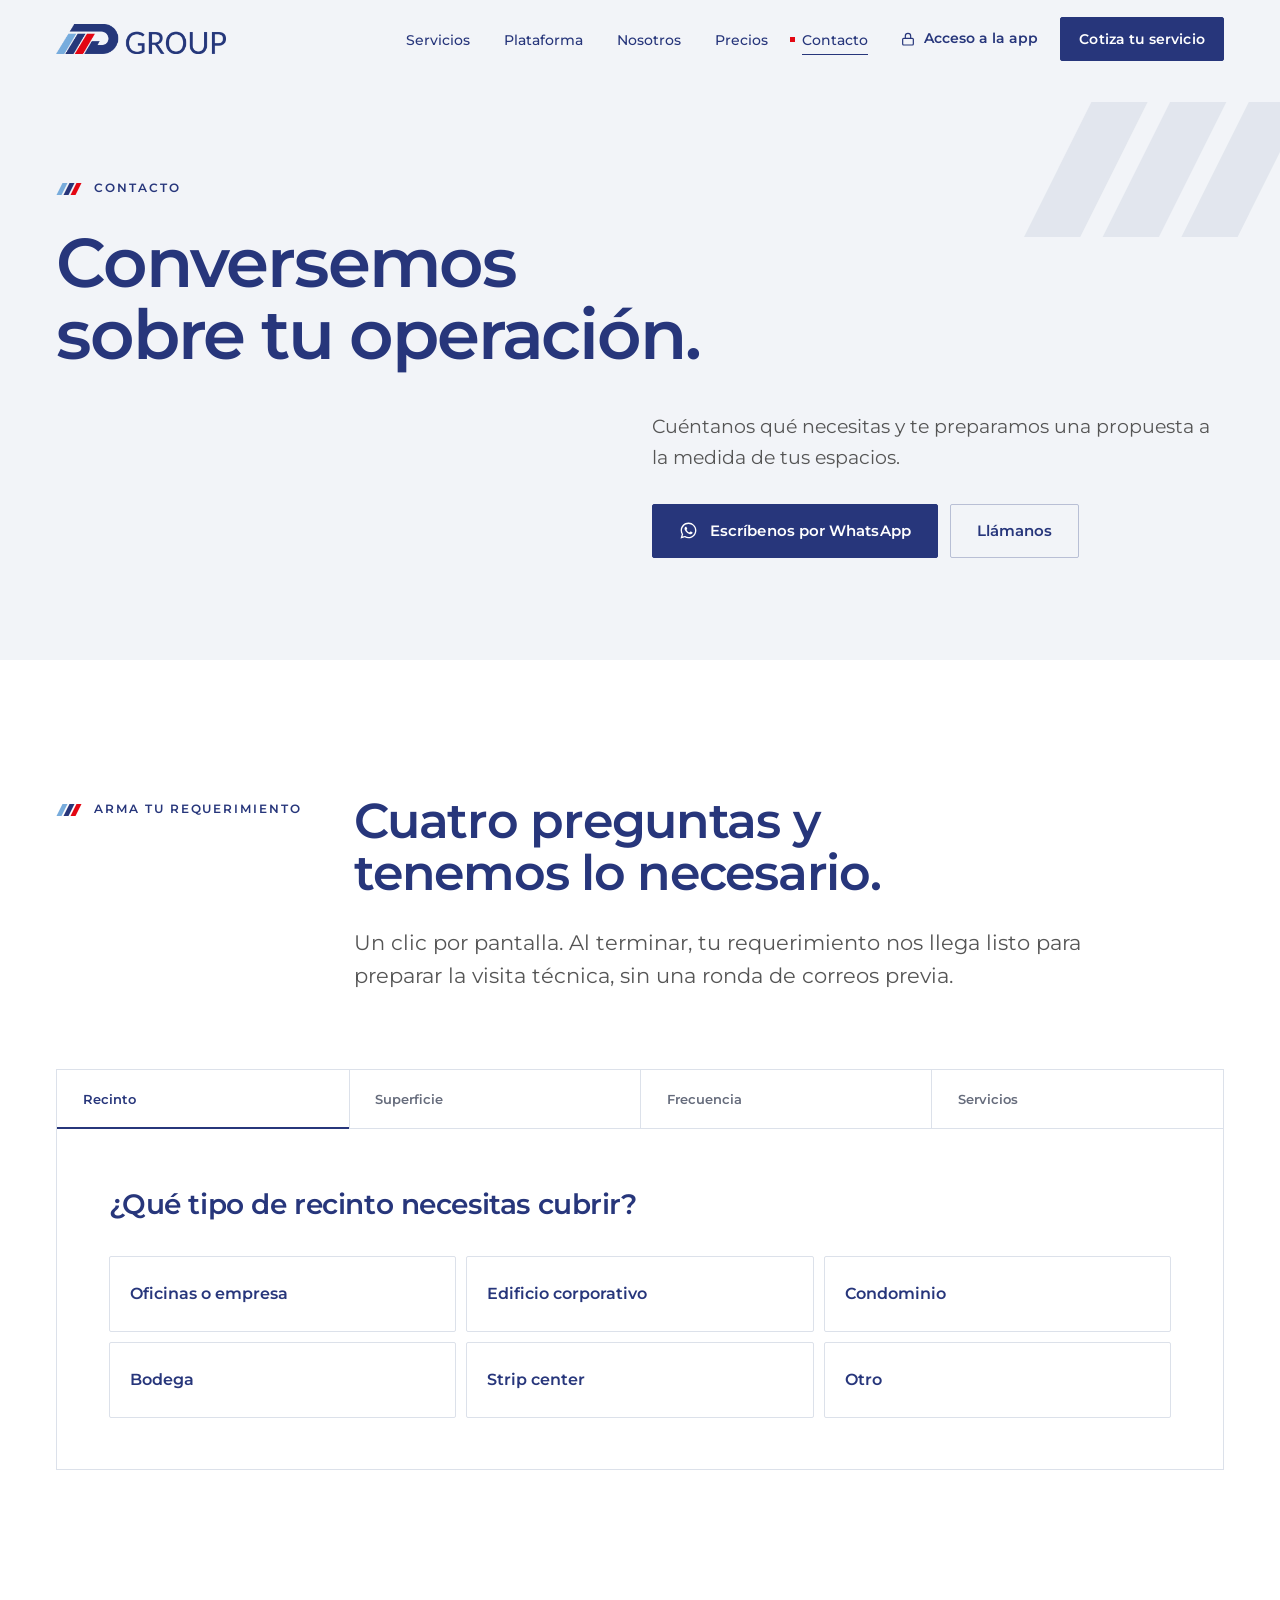
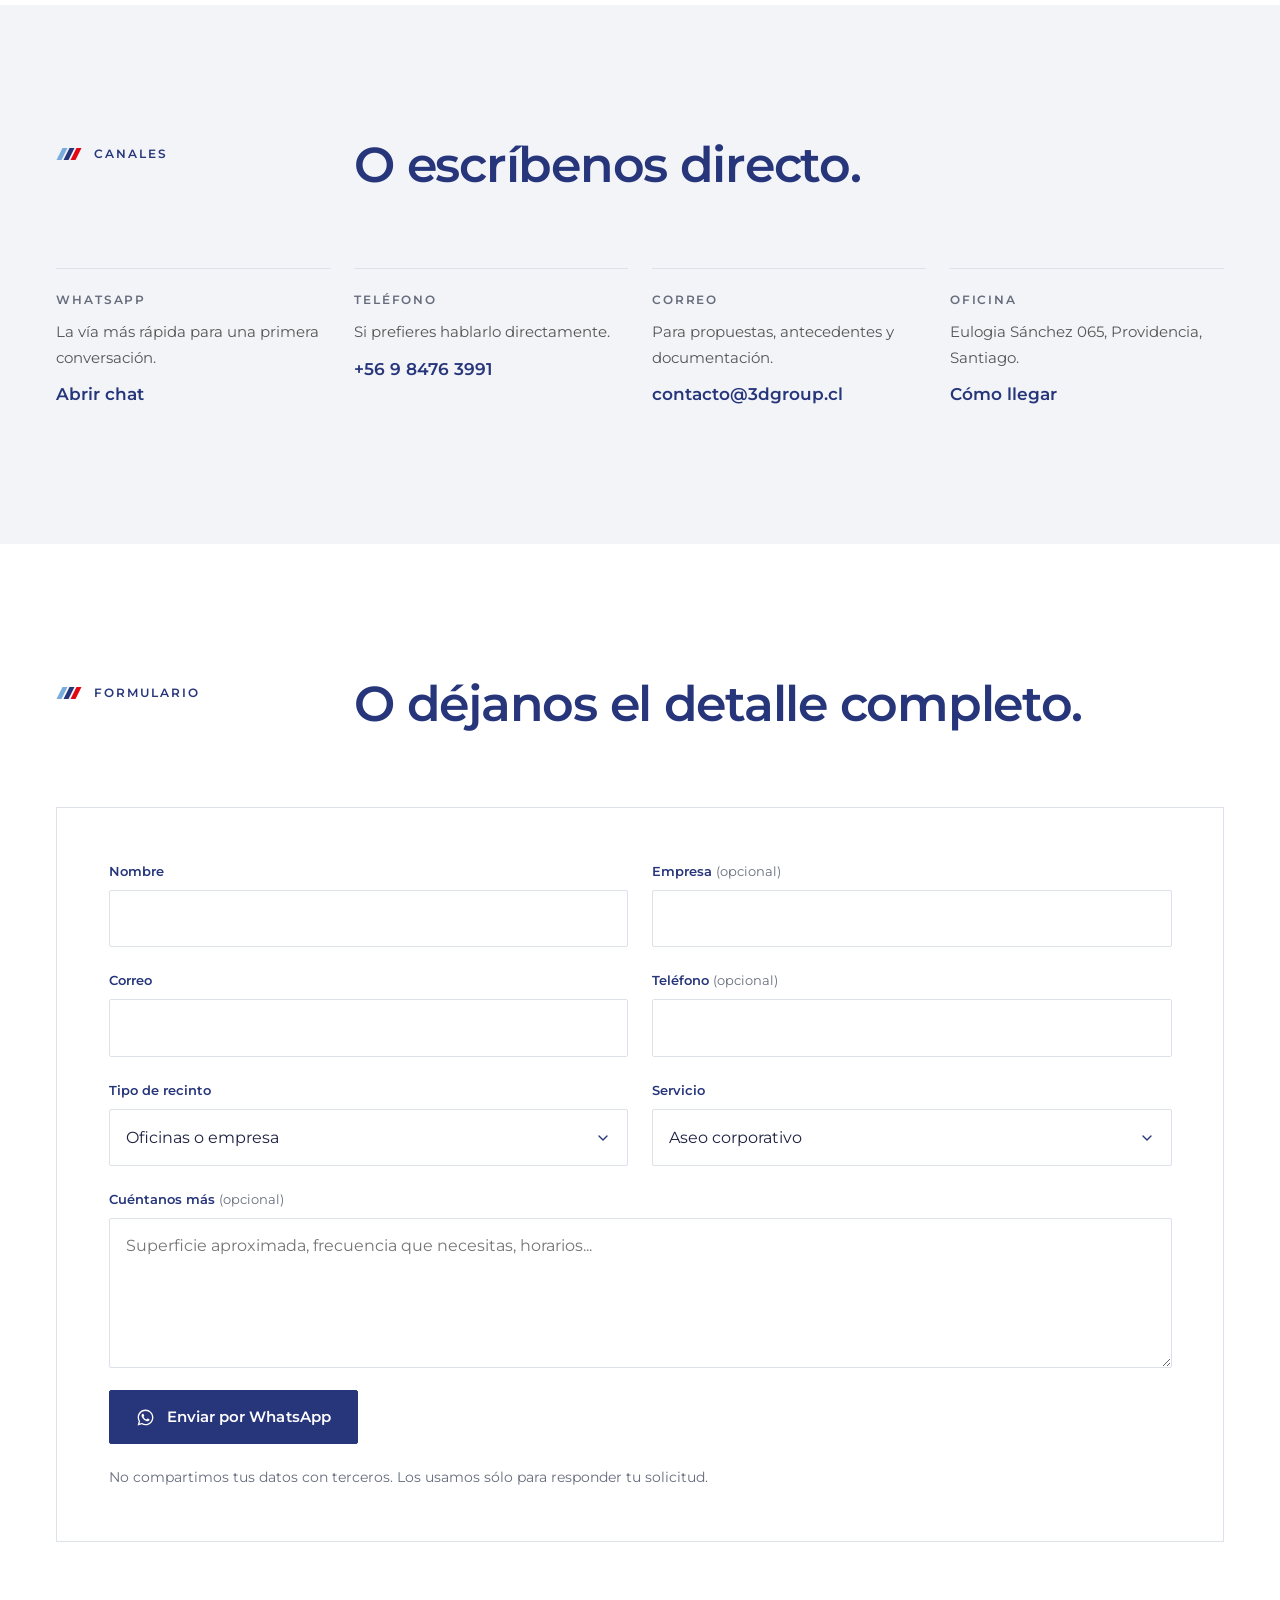
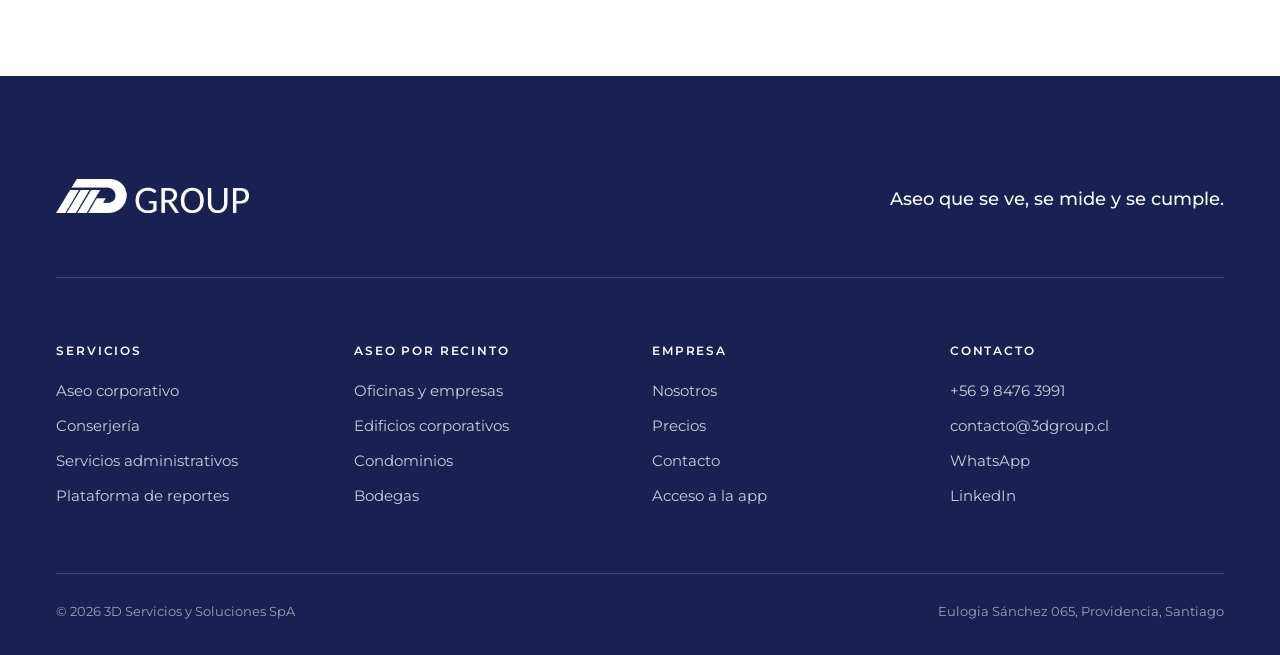
<file: contacto.html>
<!DOCTYPE html>
<html lang="es-CL" class="no-js">
<head>
  <meta charset="utf-8">
  <meta name="viewport" content="width=device-width, initial-scale=1, viewport-fit=cover">
  <title>Contacto | 3D Group</title>
  <meta name="description" content="Escríbenos por WhatsApp o arma tu requerimiento en cuatro pasos y coordinamos la visita técnica. Eulogia Sánchez 065, Providencia, Santiago.">
  <meta name="author" content="3D Servicios y Soluciones SpA">
  <meta name="theme-color" content="#27367B">
  <link rel="canonical" href="https://www.3dgroup.cl/contacto.html">
  <meta property="og:type" content="website">
  <meta property="og:locale" content="es_CL">
  <meta property="og:site_name" content="3D Group">
  <meta property="og:title" content="Contacto | 3D Group">
  <meta property="og:description" content="Escríbenos por WhatsApp o arma tu requerimiento en cuatro pasos y coordinamos la visita técnica. Eulogia Sánchez 065, Providencia, Santiago.">
  <meta property="og:url" content="https://www.3dgroup.cl/contacto.html">
  <meta property="og:image" content="https://www.3dgroup.cl/assets/img/og-3dgroup.jpg">
  <meta property="og:image:width" content="1200">
  <meta property="og:image:height" content="630">
  <meta name="twitter:card" content="summary_large_image">
  <link rel="icon" href="assets/favicon.ico" sizes="any">
  <link rel="icon" href="assets/img/favicon-256.png" type="image/png">
  <link rel="apple-touch-icon" href="assets/img/apple-touch-icon.png">
  <link rel="preload" href="assets/fonts/montserrat-latin-var.woff2" as="font" type="font/woff2" crossorigin>
  <link rel="stylesheet" href="css/site.css?v=20260925">
  <script>document.documentElement.className=document.documentElement.className.replace("no-js","js");</script>
</head>
<body>
  <svg class="sr-only" width="0" height="0" aria-hidden="true" focusable="false">
  <symbol id="i-flecha" viewBox="0 0 24 24"><path d="M5 12h14"/><path d="m13 6 6 6-6 6"/></symbol>
  <symbol id="i-flecha-diag" viewBox="0 0 24 24"><path d="M7 17 17 7"/><path d="M8 7h9v9"/></symbol>
  <symbol id="i-candado" viewBox="0 0 24 24"><rect x="4" y="11" width="16" height="10" rx="1.5"/><path d="M8 11V7.5a4 4 0 0 1 8 0V11"/></symbol>
  <symbol id="i-cerrar" viewBox="0 0 24 24"><path d="M18 6 6 18"/><path d="m6 6 12 12"/></symbol>
  <symbol id="i-camara" viewBox="0 0 24 24"><path d="M14.5 4h-5L7 7H4a2 2 0 0 0-2 2v9a2 2 0 0 0 2 2h16a2 2 0 0 0 2-2V9a2 2 0 0 0-2-2h-3z"/><circle cx="12" cy="13" r="3.2"/></symbol>
  <symbol id="i-check" viewBox="0 0 24 24"><path d="M20 6 9 17l-5-5"/></symbol>
  <symbol id="i-pin" viewBox="0 0 24 24"><path d="M20 10c0 5-5.5 10.2-7.4 11.8a1 1 0 0 1-1.2 0C9.5 20.2 4 15 4 10a8 8 0 0 1 16 0"/><circle cx="12" cy="10" r="3"/></symbol>
  <symbol id="i-mira" viewBox="0 0 24 24"><circle cx="12" cy="12" r="9"/><path d="M22 12h-4M6 12H2M12 6V2M12 22v-4"/></symbol>
  <symbol id="i-alerta" viewBox="0 0 24 24"><path d="m21.7 18-8-14a2 2 0 0 0-3.4 0l-8 14A2 2 0 0 0 4 21h16a2 2 0 0 0 1.7-3"/><path d="M12 9v4"/><path d="M12 17h.01"/></symbol>
  <symbol id="i-reloj" viewBox="0 0 24 24"><circle cx="12" cy="12" r="9"/><path d="M12 7v5l3 2"/></symbol>
  <symbol id="i-doc" viewBox="0 0 24 24"><path d="M15 2H6a2 2 0 0 0-2 2v16a2 2 0 0 0 2 2h12a2 2 0 0 0 2-2V7z"/><path d="M14 2v5h6"/><path d="M8 13h8M8 17h6"/></symbol>
  <symbol id="i-salir" viewBox="0 0 24 24"><path d="M9 21H5a2 2 0 0 1-2-2V5a2 2 0 0 1 2-2h4"/><path d="m16 17 5-5-5-5"/><path d="M21 12H9"/></symbol>
  <symbol id="i-abajo" viewBox="0 0 24 24"><path d="m6 9 6 6 6-6"/></symbol>
  <symbol id="i-caja" viewBox="0 0 24 24"><path d="M21 8a2 2 0 0 0-1-1.7l-7-4a2 2 0 0 0-2 0l-7 4A2 2 0 0 0 3 8v8a2 2 0 0 0 1 1.7l7 4a2 2 0 0 0 2 0l7-4a2 2 0 0 0 1-1.7z"/><path d="m3.3 7 8.7 5 8.7-5"/><path d="M12 22V12"/></symbol>
  <symbol id="i-campana" viewBox="0 0 24 24"><path d="M6 8a6 6 0 0 1 12 0c0 7 3 9 3 9H3s3-2 3-9"/><path d="M10.3 21a1.9 1.9 0 0 0 3.4 0"/></symbol>
  <symbol id="i-mas" viewBox="0 0 24 24"><path d="M12 5v14M5 12h14"/></symbol>
  <symbol id="i-descarga" viewBox="0 0 24 24"><path d="M21 15v4a2 2 0 0 1-2 2H5a2 2 0 0 1-2-2v-4"/><path d="m7 10 5 5 5-5"/><path d="M12 15V3"/></symbol>
  <symbol id="i-qr" viewBox="0 0 24 24"><rect x="3" y="3" width="6" height="6" rx="1"/><rect x="15" y="3" width="6" height="6" rx="1"/><rect x="3" y="15" width="6" height="6" rx="1"/><path d="M21 15h-3a2 2 0 0 0-2 2v4M21 21v.01M12 7v3a2 2 0 0 1-2 2H7M3 12h.01M12 3h.01M12 16v.01M16 12h1M21 12v.01M12 21v-1"/></symbol>
  <symbol id="i-lista" viewBox="0 0 24 24"><rect x="8" y="2" width="8" height="4" rx="1"/><path d="M16 4h2a2 2 0 0 1 2 2v14a2 2 0 0 1-2 2H6a2 2 0 0 1-2-2V6a2 2 0 0 1 2-2h2"/><path d="m9 14 2 2 4-4"/></symbol>
  <symbol id="i-wa" viewBox="0 0 24 24"><path d="M12.04 2C6.58 2 2.13 6.45 2.13 11.91c0 1.75.46 3.45 1.32 4.95L2 22l5.25-1.38a9.9 9.9 0 0 0 4.79 1.22h.01c5.46 0 9.91-4.45 9.91-9.91 0-2.65-1.03-5.14-2.9-7.01A9.82 9.82 0 0 0 12.04 2zm0 18.15h-.01a8.2 8.2 0 0 1-4.19-1.15l-.3-.18-3.12.82.83-3.04-.2-.31a8.19 8.19 0 0 1-1.26-4.38c0-4.54 3.7-8.24 8.25-8.24 2.2 0 4.27.86 5.83 2.42a8.19 8.19 0 0 1 2.41 5.83c0 4.54-3.7 8.23-8.24 8.23zm4.52-6.16c-.25-.12-1.47-.72-1.69-.81-.23-.08-.39-.12-.56.13-.16.24-.64.8-.78.97-.15.16-.29.18-.54.06-.25-.13-1.05-.39-1.99-1.23-.74-.66-1.23-1.47-1.38-1.72-.14-.25-.01-.38.11-.5.11-.11.25-.29.37-.44.13-.15.17-.25.25-.41.08-.17.04-.31-.02-.44-.06-.12-.56-1.34-.76-1.84-.2-.48-.41-.42-.56-.43h-.48c-.17 0-.44.06-.67.31-.23.25-.87.86-.87 2.09s.9 2.43 1.02 2.6c.12.16 1.76 2.68 4.26 3.76.6.26 1.06.41 1.42.53.6.19 1.14.16 1.57.1.48-.07 1.47-.6 1.68-1.18.21-.58.21-1.08.14-1.18-.06-.11-.22-.17-.47-.29z"/></symbol>
  <symbol id="i-linkedin" viewBox="0 0 24 24"><path d="M20.45 20.45h-3.56v-5.57c0-1.33-.02-3.04-1.85-3.04-1.85 0-2.14 1.45-2.14 2.94v5.67H9.34V9h3.41v1.56h.05c.48-.9 1.64-1.85 3.37-1.85 3.6 0 4.27 2.37 4.27 5.46v6.28zM5.34 7.43a2.06 2.06 0 1 1 0-4.13 2.06 2.06 0 0 1 0 4.13zM7.12 20.45H3.56V9h3.56v11.45zM22.22 0H1.77C.79 0 0 .77 0 1.73v20.54C0 23.23.79 24 1.77 24h20.45c.98 0 1.78-.77 1.78-1.73V1.73C24 .77 23.2 0 22.22 0z"/></symbol>
</svg>

  <a class="saltar" href="#contenido">Saltar al contenido</a>
  <header class="cabecera" data-cabecera>
    <div class="contenedor cabecera__fila">
      <a class="cabecera__marca" href="index.html" aria-label="3D Group, ir al inicio">
        <img class="marca-color" src="assets/img/marca/logo-color.png" alt="3D Group" width="600" height="106">
        <img class="marca-clara" src="assets/img/marca/logo-blanco.png" alt="" width="600" height="106">
      </a>
      <nav class="cabecera__nav" aria-label="Principal">
        <ul class="cabecera__enlaces">
          <li><a href="servicios.html">Servicios</a></li>
          <li><a href="plataforma.html">Plataforma</a></li>
          <li><a href="nosotros.html">Nosotros</a></li>
          <li><a href="precios.html">Precios</a></li>
          <li><a href="contacto.html" aria-current="page">Contacto</a></li>
        </ul>
      </nav>
      <div class="cabecera__acciones">
        <a class="cabecera__app" href="https://reportes.3dgroup.cl" target="_blank" rel="noopener" aria-label="Acceso a la app de reportes (se abre en una pestaña nueva)"><svg class="icono" aria-hidden="true" focusable="false"><use href="#i-candado"/></svg><span>Acceso a la app</span></a>
        <a class="boton boton--primario boton--chico" data-wa href="https://wa.me/56984763991">Cotiza tu servicio</a>
      </div>
      <button class="cabecera__abrir" type="button" aria-expanded="false" aria-controls="menu-movil" data-abrir-menu>
        <span class="sr-only">Abrir menú</span><span class="hamburguesa" aria-hidden="true"></span>
      </button>
    </div>
  </header>
  <div class="menu-movil" id="menu-movil" data-menu-movil role="dialog" aria-modal="true" aria-label="Menú" hidden>
    <div class="contenedor menu-movil__cabeza">
      <a href="index.html" aria-label="3D Group, ir al inicio"><img src="assets/img/marca/logo-blanco.png" alt="3D Group" width="600" height="106"></a>
      <button class="menu-movil__cerrar" type="button" data-cerrar-menu><span class="sr-only">Cerrar menú</span><svg class="icono" aria-hidden="true" focusable="false"><use href="#i-cerrar"/></svg></button>
    </div>
    <nav class="contenedor menu-movil__nav" aria-label="Menú principal">
      <ul>
        <li><a href="index.html">Inicio<svg class="icono" aria-hidden="true" focusable="false"><use href="#i-flecha"/></svg></a></li>
        <li><a href="servicios.html">Servicios<svg class="icono" aria-hidden="true" focusable="false"><use href="#i-flecha"/></svg></a></li>
        <li><a href="plataforma.html">Plataforma<svg class="icono" aria-hidden="true" focusable="false"><use href="#i-flecha"/></svg></a></li>
        <li><a href="nosotros.html">Nosotros<svg class="icono" aria-hidden="true" focusable="false"><use href="#i-flecha"/></svg></a></li>
        <li><a href="precios.html">Precios<svg class="icono" aria-hidden="true" focusable="false"><use href="#i-flecha"/></svg></a></li>
        <li><a href="contacto.html" aria-current="page">Contacto<svg class="icono" aria-hidden="true" focusable="false"><use href="#i-flecha"/></svg></a></li>
      </ul>
    </nav>
    <div class="contenedor menu-movil__pie">
      <a class="boton boton--claro" data-wa href="https://wa.me/56984763991"><svg class="icono icono--wa" aria-hidden="true" focusable="false"><use href="#i-wa"/></svg>Cotiza por WhatsApp</a>
      <a class="boton boton--contorno-claro" href="https://reportes.3dgroup.cl" target="_blank" rel="noopener"><svg class="icono" aria-hidden="true" focusable="false"><use href="#i-candado"/></svg>Acceso a la app</a>
      <p class="menu-movil__datos"><a data-tel data-tel-texto href="tel:+56984763991">+56 9 8476 3991</a><br><a data-correo data-correo-texto href="mailto:contacto@3dgroup.cl">contacto@3dgroup.cl</a></p>
    </div>
  </div>
  <main id="contenido">
<section class="encabezado">
  <div class="contenedor encabezado__grilla">
    <p class="rotulo"><svg class="franja" viewBox="0 0 25 12" aria-hidden="true" focusable="false"><path class="f1" d="M6 0H11L5 12H0Z"/><path class="f2" d="M13 0H18L12 12H7Z"/><path class="f3" d="M20 0H25L19 12H14Z"/></svg>Contacto</p>
    <h1 class="t-h1">Conversemos sobre tu operación.</h1>
    <div class="encabezado__bajada">
      <p>Cuéntanos qué necesitas y te preparamos una propuesta a la medida de tus espacios.</p>
      <div class="botones">
        <a class="boton boton--primario" data-wa href="https://wa.me/56984763991"><svg class="icono icono--wa" aria-hidden="true" focusable="false"><use href="#i-wa"/></svg>Escríbenos por WhatsApp</a>
        <a class="boton boton--secundario" data-tel href="tel:+56984763991">Llámanos</a>
      </div>
      <p class="promesa" data-promesa></p>
    </div>
  </div>
</section>

<section class="seccion" id="requerimiento" aria-labelledby="t-requerimiento">
  <div class="contenedor">
    <div class="intro">
      <p class="rotulo"><svg class="franja" viewBox="0 0 25 12" aria-hidden="true" focusable="false"><path class="f1" d="M6 0H11L5 12H0Z"/><path class="f2" d="M13 0H18L12 12H7Z"/><path class="f3" d="M20 0H25L19 12H14Z"/></svg>Arma tu requerimiento</p>
      <div class="intro__cuerpo">
        <h2 class="t-h2" id="t-requerimiento">Cuatro preguntas y tenemos lo necesario.</h2>
        <p class="t-bajada">Un clic por pantalla. Al terminar, tu requerimiento nos llega listo para preparar la visita técnica, sin una ronda de correos previa.</p>
      </div>
    </div>
    <div class="asistente" data-asistente>
      <ol class="asistente__progreso">
        <li class="asistente__etapa">Recinto</li>
        <li class="asistente__etapa">Superficie</li>
        <li class="asistente__etapa">Frecuencia</li>
        <li class="asistente__etapa">Servicios</li>
      </ol>
      <div class="asistente__paso" data-asistente-paso>
        <h3>¿Qué tipo de recinto necesitas cubrir?</h3>
        <div class="asistente__opciones">
          <button class="opcion" type="button" data-campo="recinto" data-valor="Oficinas o empresa" aria-pressed="false">Oficinas o empresa</button>
          <button class="opcion" type="button" data-campo="recinto" data-valor="Edificio corporativo" aria-pressed="false">Edificio corporativo</button>
          <button class="opcion" type="button" data-campo="recinto" data-valor="Condominio" aria-pressed="false">Condominio</button>
          <button class="opcion" type="button" data-campo="recinto" data-valor="Bodega" aria-pressed="false">Bodega</button>
          <button class="opcion" type="button" data-campo="recinto" data-valor="Strip center" aria-pressed="false">Strip center</button>
          <button class="opcion" type="button" data-campo="recinto" data-valor="Otro" aria-pressed="false">Otro</button>
        </div>
      </div>
      <div class="asistente__paso" data-asistente-paso hidden>
        <h3>¿Qué superficie aproximada tiene?</h3>
        <div class="asistente__opciones">
          <button class="opcion" type="button" data-campo="superficie" data-valor="Hasta 500 m²" aria-pressed="false">Hasta 500 m²</button>
          <button class="opcion" type="button" data-campo="superficie" data-valor="500 a 2.000 m²" aria-pressed="false">500 a 2.000 m²</button>
          <button class="opcion" type="button" data-campo="superficie" data-valor="2.000 a 10.000 m²" aria-pressed="false">2.000 a 10.000 m²</button>
          <button class="opcion" type="button" data-campo="superficie" data-valor="Más de 10.000 m²" aria-pressed="false">Más de 10.000 m²</button>
          <button class="opcion" type="button" data-campo="superficie" data-valor="Aún no lo sé" aria-pressed="false">Aún no lo sé<small>Lo medimos en la visita</small></button>
        </div>
        <div class="asistente__pie"><button class="asistente__volver" type="button" data-volver><svg class="icono" aria-hidden="true" focusable="false"><use href="#i-flecha"/></svg>Volver</button></div>
      </div>
      <div class="asistente__paso" data-asistente-paso hidden>
        <h3>¿Con qué frecuencia?</h3>
        <div class="asistente__opciones">
          <button class="opcion" type="button" data-campo="frecuencia" data-valor="Diaria" aria-pressed="false">Diaria</button>
          <button class="opcion" type="button" data-campo="frecuencia" data-valor="Varias veces por semana" aria-pressed="false">Varias veces por semana</button>
          <button class="opcion" type="button" data-campo="frecuencia" data-valor="Semanal" aria-pressed="false">Semanal</button>
          <button class="opcion" type="button" data-campo="frecuencia" data-valor="Puntual" aria-pressed="false">Puntual<small>Un trabajo específico</small></button>
        </div>
        <div class="asistente__pie"><button class="asistente__volver" type="button" data-volver><svg class="icono" aria-hidden="true" focusable="false"><use href="#i-flecha"/></svg>Volver</button></div>
      </div>
      <div class="asistente__paso" data-asistente-paso hidden>
        <h3>¿Qué servicios necesitas?</h3>
        <div class="asistente__opciones">
          <button class="opcion" type="button" data-campo="servicios" data-valor="Aseo corporativo" aria-pressed="false">Aseo corporativo</button>
          <button class="opcion" type="button" data-campo="servicios" data-valor="Vidrieros en altura" aria-pressed="false">Vidrieros en altura</button>
          <button class="opcion" type="button" data-campo="servicios" data-valor="Vacuolavado" aria-pressed="false">Vacuolavado</button>
          <button class="opcion" type="button" data-campo="servicios" data-valor="Conserjería" aria-pressed="false">Conserjería</button>
          <button class="opcion" type="button" data-campo="servicios" data-valor="Servicios administrativos" aria-pressed="false">Servicios administrativos</button>
          <button class="opcion" type="button" data-campo="servicios" data-valor="Varios servicios" aria-pressed="false">Varios servicios</button>
        </div>
        <div class="asistente__pie"><button class="asistente__volver" type="button" data-volver><svg class="icono" aria-hidden="true" focusable="false"><use href="#i-flecha"/></svg>Volver</button></div>
      </div>
      <div class="asistente__paso" data-asistente-paso hidden>
        <h3>Esto es lo que nos vas a pedir</h3>
        <p class="asistente__resumen" data-resumen></p>
        <div class="asistente__pie">
          <a class="boton boton--primario" data-enviar href="https://wa.me/56984763991" target="_blank" rel="noopener"><svg class="icono icono--wa" aria-hidden="true" focusable="false"><use href="#i-wa"/></svg>Enviar por WhatsApp</a>
          <button class="asistente__volver" type="button" data-volver><svg class="icono" aria-hidden="true" focusable="false"><use href="#i-flecha"/></svg>Corregir</button>
        </div>
      </div>
    </div>
  </div>
</section>

<section class="seccion seccion--niebla" aria-labelledby="t-canales">
  <div class="contenedor">
    <div class="intro">
      <p class="rotulo"><svg class="franja" viewBox="0 0 25 12" aria-hidden="true" focusable="false"><path class="f1" d="M6 0H11L5 12H0Z"/><path class="f2" d="M13 0H18L12 12H7Z"/><path class="f3" d="M20 0H25L19 12H14Z"/></svg>Canales</p>
      <div class="intro__cuerpo">
        <h2 class="t-h2" id="t-canales">O escríbenos directo.</h2>
      </div>
    </div>
    <div class="canales">
      <div class="canal"><small>WhatsApp</small><p>La vía más rápida para una primera conversación.</p><a data-wa href="https://wa.me/56984763991">Abrir chat</a></div>
      <div class="canal"><small>Teléfono</small><p>Si prefieres hablarlo directamente.</p><a data-tel data-tel-texto href="tel:+56984763991">+56 9 8476 3991</a></div>
      <div class="canal"><small>Correo</small><p>Para propuestas, antecedentes y documentación.</p><a data-correo data-correo-texto href="mailto:contacto@3dgroup.cl">contacto@3dgroup.cl</a></div>
      <div class="canal"><small>Oficina</small><p>Eulogia Sánchez 065, Providencia, Santiago.</p><a href="https://www.google.com/maps/search/?api=1&amp;query=Eulogia%20S%C3%A1nchez%20065%2C%20Providencia" target="_blank" rel="noopener">Cómo llegar</a></div>
    </div>
  </div>
</section>

<section class="seccion" aria-labelledby="t-formulario">
  <div class="contenedor">
    <div class="intro">
      <p class="rotulo"><svg class="franja" viewBox="0 0 25 12" aria-hidden="true" focusable="false"><path class="f1" d="M6 0H11L5 12H0Z"/><path class="f2" d="M13 0H18L12 12H7Z"/><path class="f3" d="M20 0H25L19 12H14Z"/></svg>Formulario</p>
      <div class="intro__cuerpo">
        <h2 class="t-h2" id="t-formulario">O déjanos el detalle completo.</h2>
      </div>
    </div>
    <div class="formulario-marco">
      <form class="formulario" data-formulario>
        <div class="campo"><label for="f-nombre">Nombre</label><input id="f-nombre" name="nombre" type="text" required autocomplete="name"></div>
        <div class="campo"><label for="f-empresa">Empresa <span class="opcional">(opcional)</span></label><input id="f-empresa" name="empresa" type="text" autocomplete="organization"></div>
        <div class="campo"><label for="f-email">Correo</label><input id="f-email" name="email" type="email" required autocomplete="email"></div>
        <div class="campo"><label for="f-telefono">Teléfono <span class="opcional">(opcional)</span></label><input id="f-telefono" name="telefono" type="tel" autocomplete="tel"></div>
        <div class="campo"><label for="f-recinto">Tipo de recinto</label>
          <select id="f-recinto" name="recinto">
            <option>Oficinas o empresa</option>
            <option>Edificio corporativo</option>
            <option>Condominio</option>
            <option>Bodega</option>
            <option>Strip center</option>
            <option>Otro</option>
          </select>
        </div>
        <div class="campo"><label for="f-servicio">Servicio</label>
          <select id="f-servicio" name="servicio">
            <option>Aseo corporativo</option>
            <option>Vidrieros en altura</option>
            <option>Vacuolavado</option>
            <option>Conserjería</option>
            <option>Servicios administrativos</option>
            <option>Varios servicios</option>
          </select>
        </div>
        <div class="campo campo--completo"><label for="f-mensaje">Cuéntanos más <span class="opcional">(opcional)</span></label><textarea id="f-mensaje" name="mensaje" placeholder="Superficie aproximada, frecuencia que necesitas, horarios..."></textarea></div>
        <p class="formulario__estado" data-formulario-estado role="status" hidden></p>
        <div class="formulario__acciones">
          <button class="boton boton--primario" type="submit" data-formulario-enviar>Enviar solicitud</button>
          <button class="boton boton--secundario" type="button" data-formulario-wa><svg class="icono icono--wa" aria-hidden="true" focusable="false"><use href="#i-wa"/></svg>Enviar por WhatsApp</button>
        </div>
        <p class="formulario__nota">No compartimos tus datos con terceros. Los usamos sólo para responder tu solicitud.</p>
      </form>
    </div>
  </div>
</section>

  </main>
  <footer class="pie">
    <div class="contenedor">
      <div class="pie__arriba">
        <a href="index.html" aria-label="3D Group, ir al inicio"><img src="assets/img/marca/logo-blanco.png" alt="3D Group" width="600" height="106" loading="lazy" decoding="async"></a>
        <p class="pie__lema">Aseo que se ve, se mide y se cumple.</p>
      </div>
      <div class="pie__columnas">
        <div>
          <h2>Servicios</h2>
          <ul>
            <li><a href="servicios.html#aseo-corporativo">Aseo corporativo</a></li>
            <li><a href="servicios.html#conserjeria">Conserjería</a></li>
            <li><a href="servicios.html#administrativos">Servicios administrativos</a></li>
            <li><a href="plataforma.html">Plataforma de reportes</a></li>
          </ul>
        </div>
        <div>
          <h2>Aseo por recinto</h2>
          <ul>
            <li><a href="aseo-oficinas.html">Oficinas y empresas</a></li>
            <li><a href="aseo-edificios-corporativos.html">Edificios corporativos</a></li>
            <li><a href="aseo-condominios.html">Condominios</a></li>
            <li><a href="aseo-bodegas.html">Bodegas</a></li>
          </ul>
        </div>
        <div>
          <h2>Empresa</h2>
          <ul>
            <li><a href="nosotros.html">Nosotros</a></li>
            <li><a href="precios.html">Precios</a></li>
            <li><a href="contacto.html">Contacto</a></li>
            <li><a href="https://reportes.3dgroup.cl" target="_blank" rel="noopener">Acceso a la app</a></li>
          </ul>
        </div>
        <div>
          <h2>Contacto</h2>
          <ul>
            <li><a data-tel data-tel-texto href="tel:+56984763991">+56 9 8476 3991</a></li>
            <li><a data-correo data-correo-texto href="mailto:contacto@3dgroup.cl">contacto@3dgroup.cl</a></li>
            <li><a data-wa href="https://wa.me/56984763991">WhatsApp</a></li>
            <li><a href="https://www.linkedin.com/company/3dgroup-chile" target="_blank" rel="noopener">LinkedIn</a></li>
          </ul>
        </div>
      </div>
      <div class="pie__base">
        <p>&copy; <span data-anio>2026</span> 3D Servicios y Soluciones SpA</p>
        <address>Eulogia Sánchez 065, Providencia, Santiago</address>
      </div>
    </div>
  </footer>
  <a class="wa-flotante" data-wa data-wa-flotante href="https://wa.me/56984763991" target="_blank" rel="noopener" aria-label="Escríbenos por WhatsApp (se abre en una pestaña nueva)"><svg aria-hidden="true" focusable="false"><use href="#i-wa"/></svg><span class="wa-flotante__texto">WhatsApp</span></a>
  <script src="js/config.js?v=20260925"></script>
  <script src="js/site.js?v=20260925"></script>
</body>
</html>
</file>
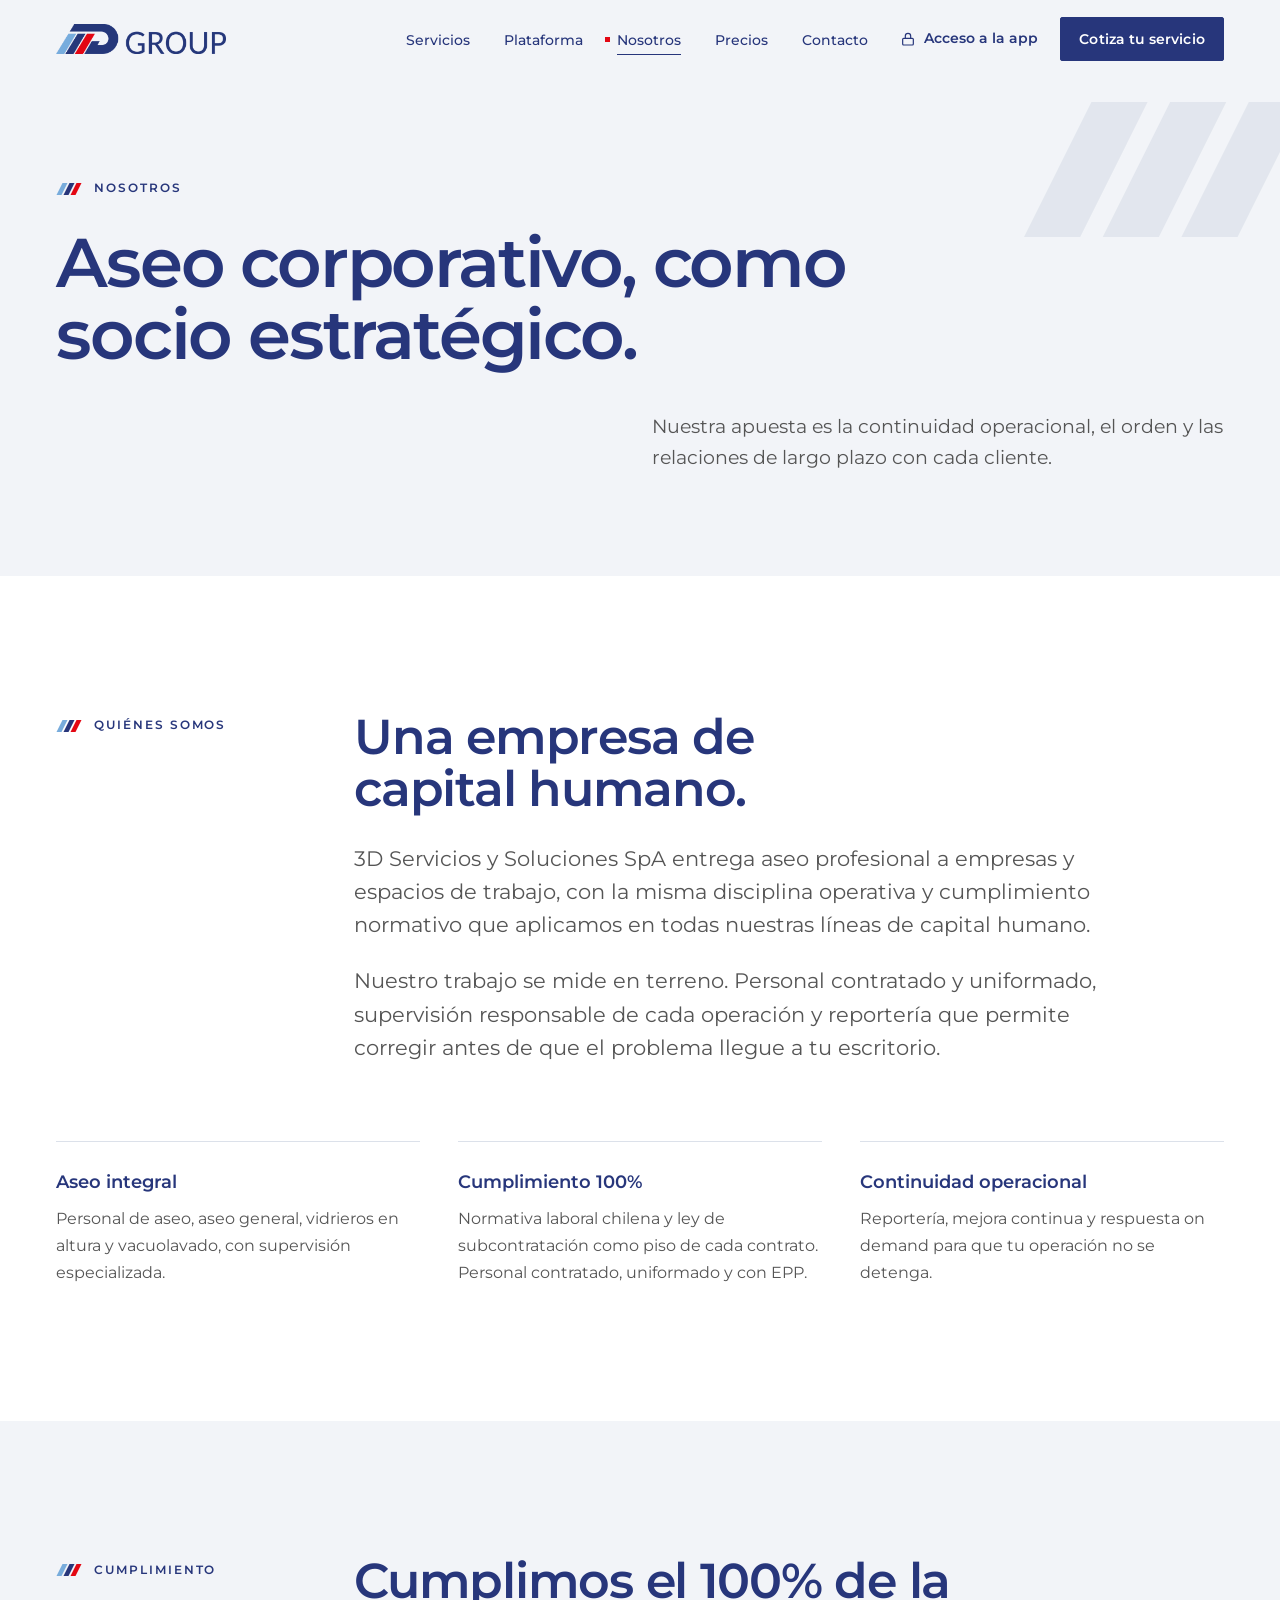
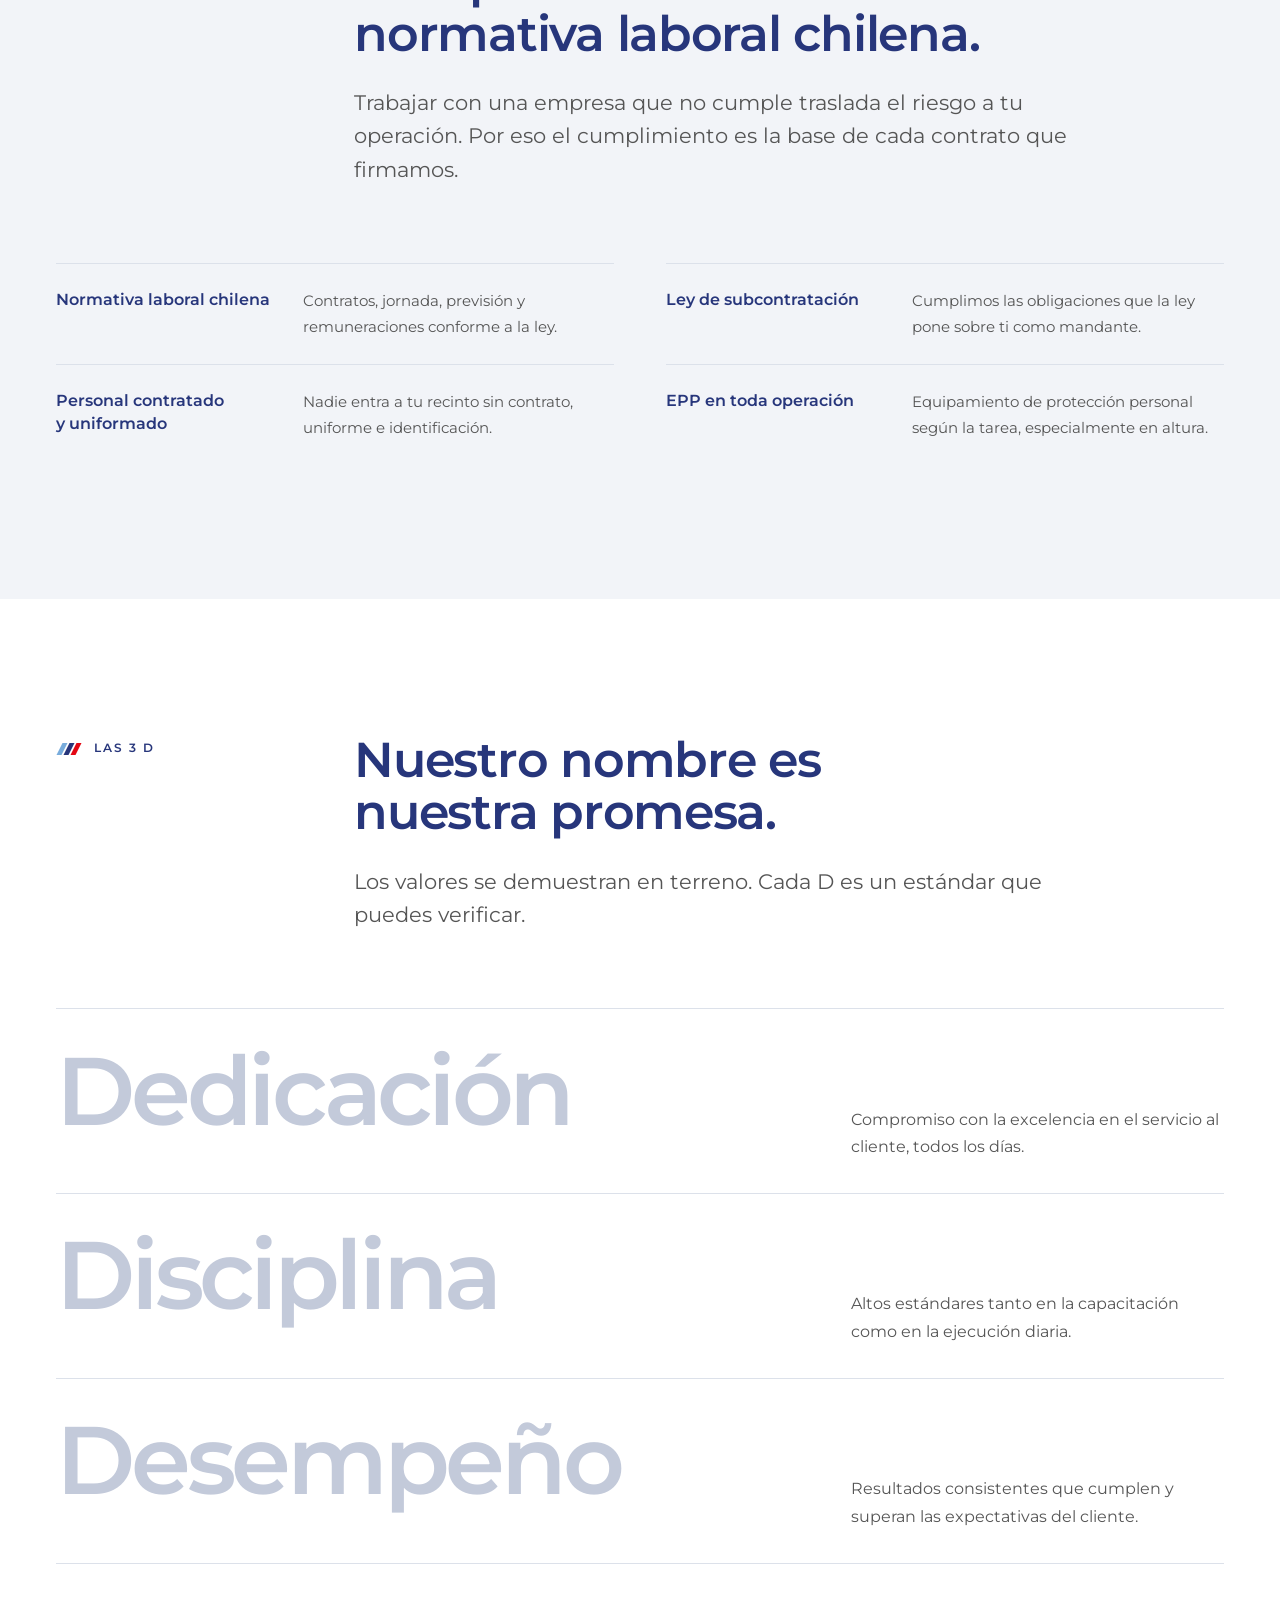
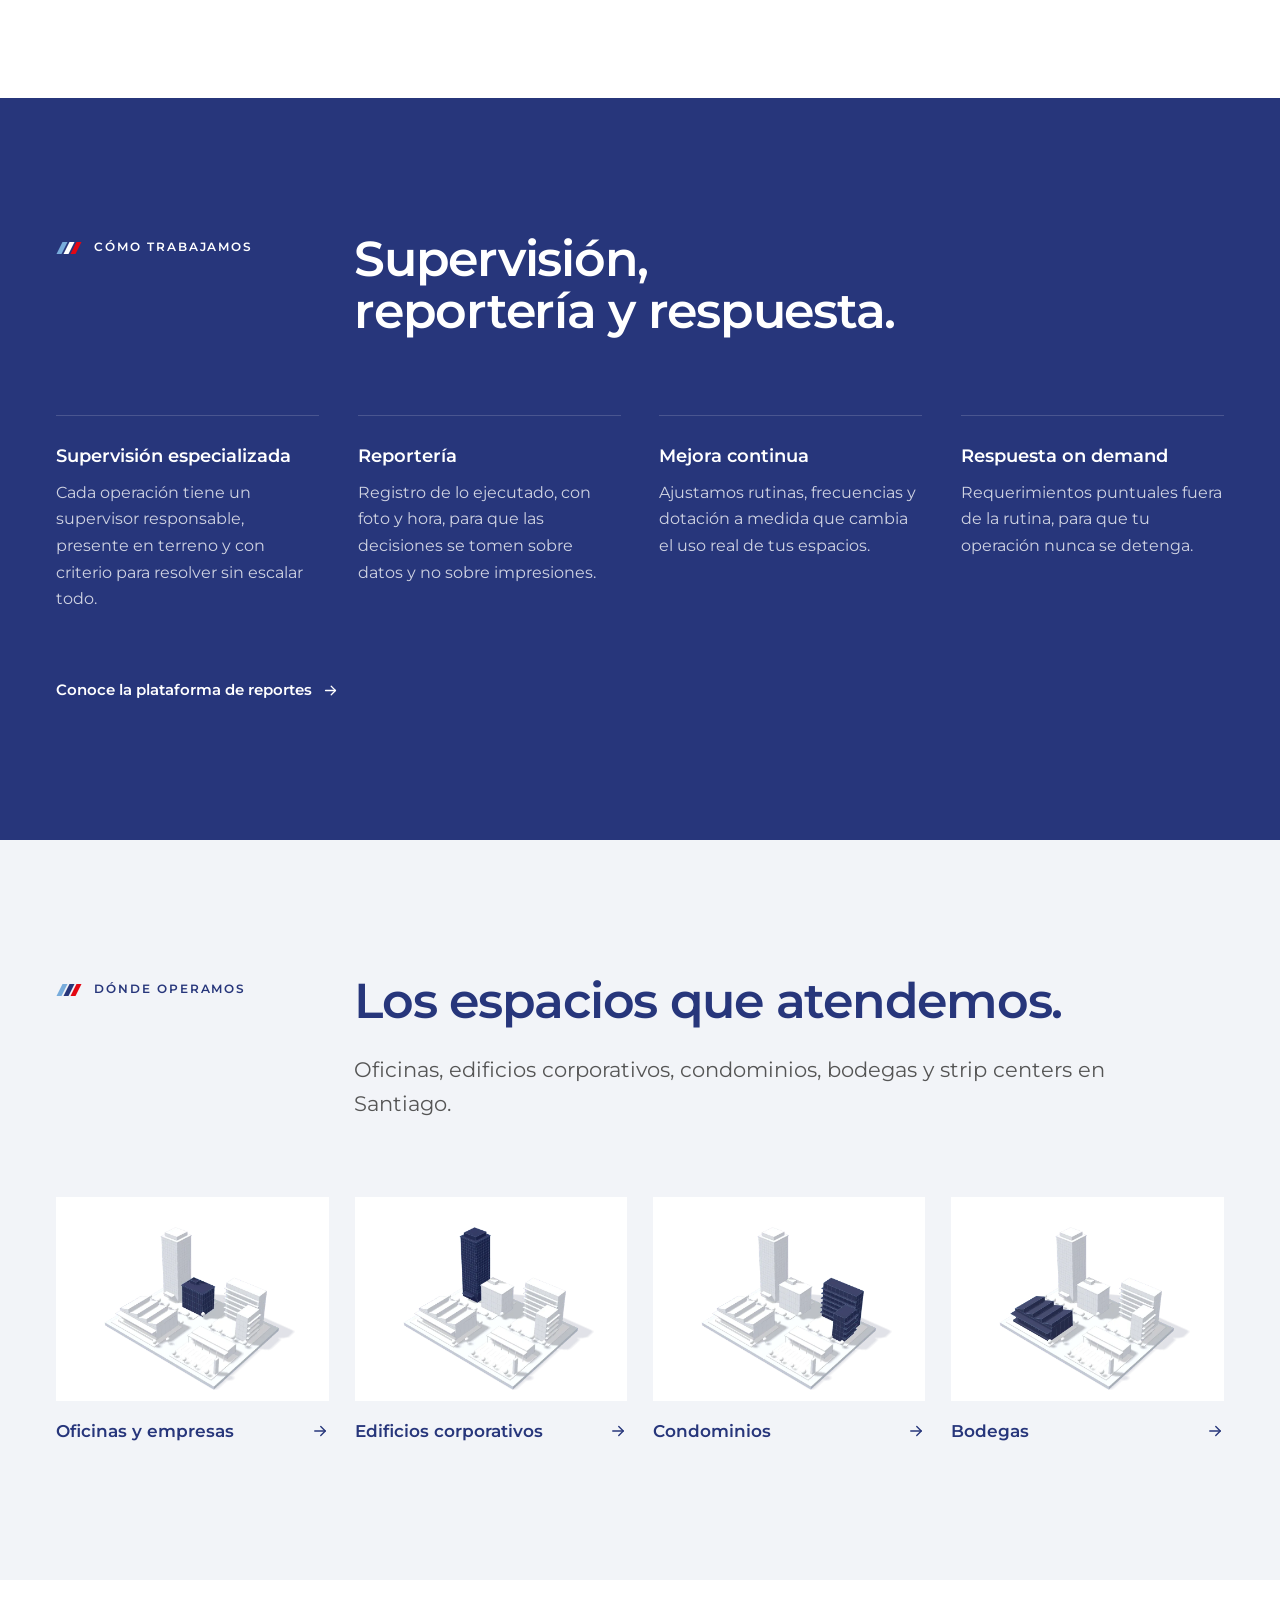
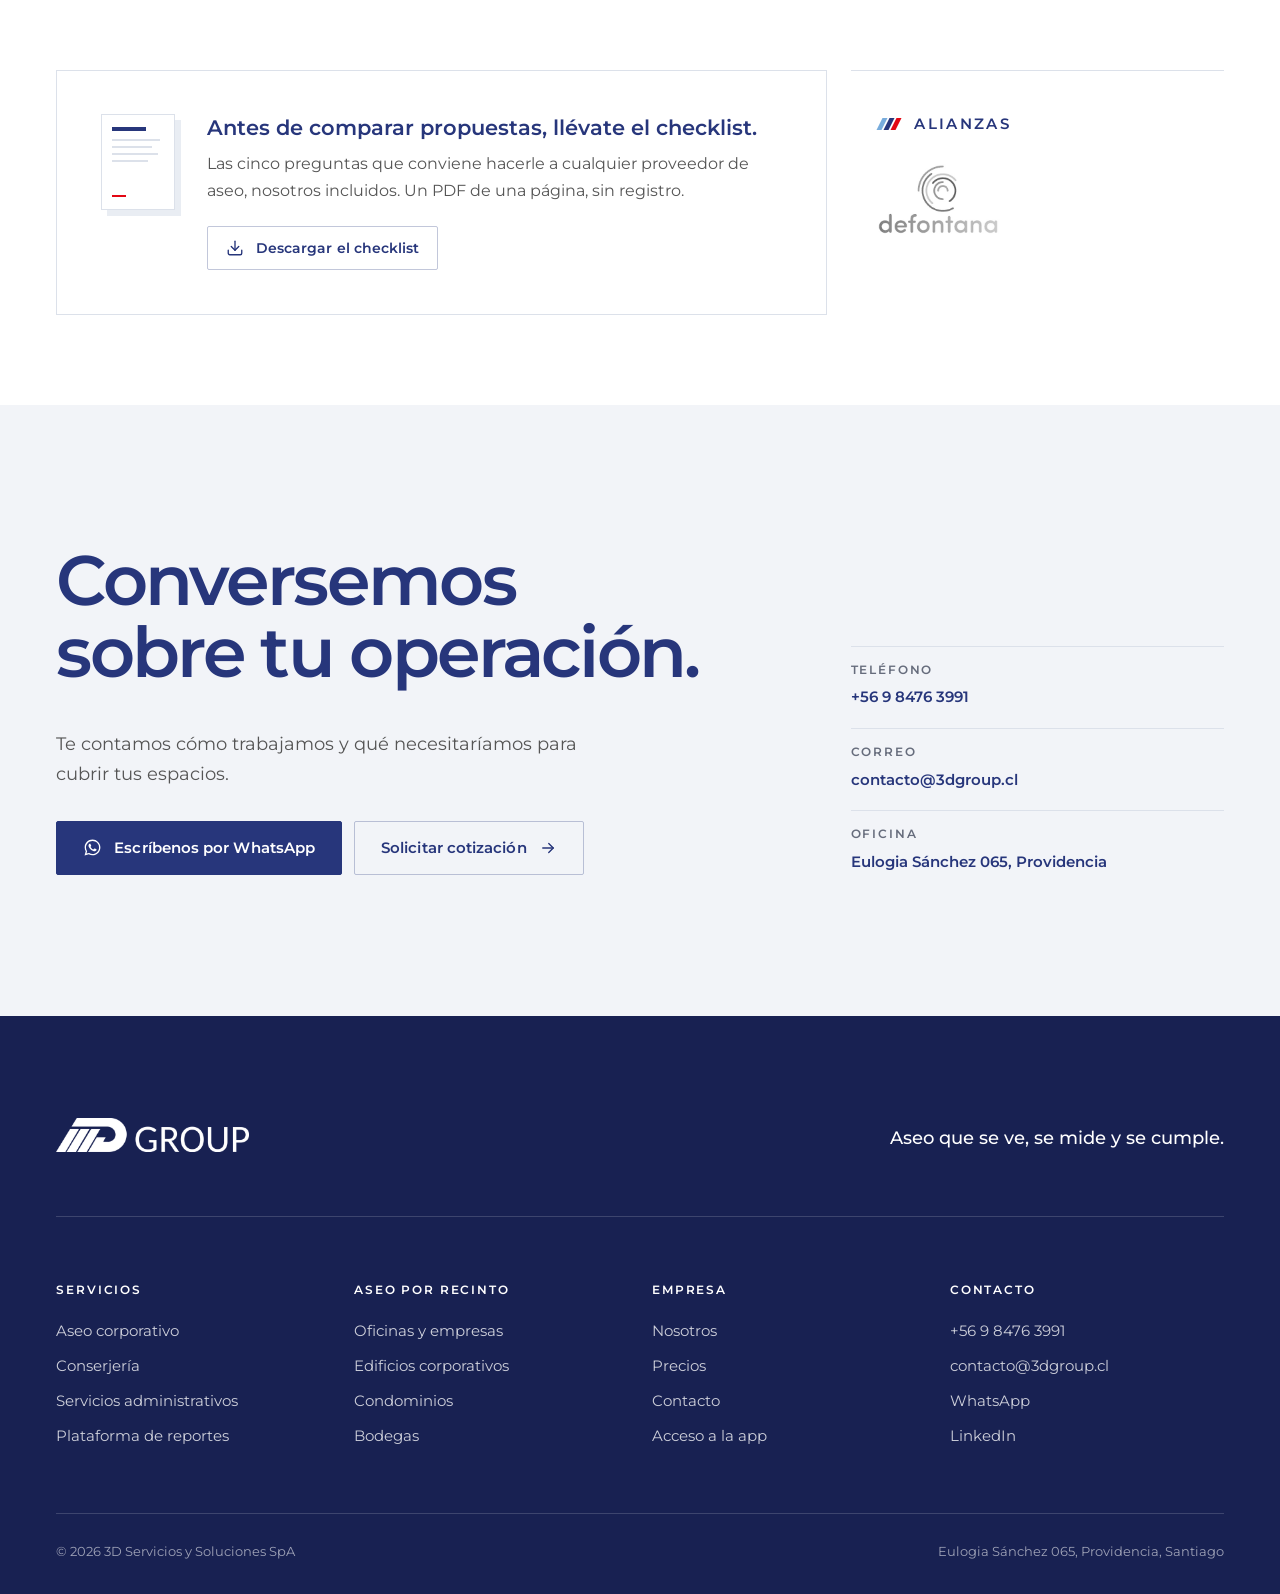
<file: nosotros.html>
<!DOCTYPE html>
<html lang="es-CL" class="no-js">
<head>
  <meta charset="utf-8">
  <meta name="viewport" content="width=device-width, initial-scale=1, viewport-fit=cover">
  <title>Nosotros | 3D Group</title>
  <meta name="description" content="3D Group entrega aseo profesional a empresas y espacios de trabajo con disciplina operativa, cumplimiento normativo y continuidad operacional.">
  <meta name="author" content="3D Servicios y Soluciones SpA">
  <meta name="theme-color" content="#27367B">
  <link rel="canonical" href="https://www.3dgroup.cl/nosotros.html">
  <meta property="og:type" content="website">
  <meta property="og:locale" content="es_CL">
  <meta property="og:site_name" content="3D Group">
  <meta property="og:title" content="Nosotros | 3D Group">
  <meta property="og:description" content="3D Group entrega aseo profesional a empresas y espacios de trabajo con disciplina operativa, cumplimiento normativo y continuidad operacional.">
  <meta property="og:url" content="https://www.3dgroup.cl/nosotros.html">
  <meta property="og:image" content="https://www.3dgroup.cl/assets/img/og-3dgroup.jpg">
  <meta property="og:image:width" content="1200">
  <meta property="og:image:height" content="630">
  <meta name="twitter:card" content="summary_large_image">
  <link rel="icon" href="assets/favicon.ico" sizes="any">
  <link rel="icon" href="assets/img/favicon-256.png" type="image/png">
  <link rel="apple-touch-icon" href="assets/img/apple-touch-icon.png">
  <link rel="preload" href="assets/fonts/montserrat-latin-var.woff2" as="font" type="font/woff2" crossorigin>
  <link rel="stylesheet" href="css/site.css?v=20260925">
  <script>document.documentElement.className=document.documentElement.className.replace("no-js","js");</script>
</head>
<body>
  <svg class="sr-only" width="0" height="0" aria-hidden="true" focusable="false">
  <symbol id="i-flecha" viewBox="0 0 24 24"><path d="M5 12h14"/><path d="m13 6 6 6-6 6"/></symbol>
  <symbol id="i-flecha-diag" viewBox="0 0 24 24"><path d="M7 17 17 7"/><path d="M8 7h9v9"/></symbol>
  <symbol id="i-candado" viewBox="0 0 24 24"><rect x="4" y="11" width="16" height="10" rx="1.5"/><path d="M8 11V7.5a4 4 0 0 1 8 0V11"/></symbol>
  <symbol id="i-cerrar" viewBox="0 0 24 24"><path d="M18 6 6 18"/><path d="m6 6 12 12"/></symbol>
  <symbol id="i-camara" viewBox="0 0 24 24"><path d="M14.5 4h-5L7 7H4a2 2 0 0 0-2 2v9a2 2 0 0 0 2 2h16a2 2 0 0 0 2-2V9a2 2 0 0 0-2-2h-3z"/><circle cx="12" cy="13" r="3.2"/></symbol>
  <symbol id="i-check" viewBox="0 0 24 24"><path d="M20 6 9 17l-5-5"/></symbol>
  <symbol id="i-pin" viewBox="0 0 24 24"><path d="M20 10c0 5-5.5 10.2-7.4 11.8a1 1 0 0 1-1.2 0C9.5 20.2 4 15 4 10a8 8 0 0 1 16 0"/><circle cx="12" cy="10" r="3"/></symbol>
  <symbol id="i-mira" viewBox="0 0 24 24"><circle cx="12" cy="12" r="9"/><path d="M22 12h-4M6 12H2M12 6V2M12 22v-4"/></symbol>
  <symbol id="i-alerta" viewBox="0 0 24 24"><path d="m21.7 18-8-14a2 2 0 0 0-3.4 0l-8 14A2 2 0 0 0 4 21h16a2 2 0 0 0 1.7-3"/><path d="M12 9v4"/><path d="M12 17h.01"/></symbol>
  <symbol id="i-reloj" viewBox="0 0 24 24"><circle cx="12" cy="12" r="9"/><path d="M12 7v5l3 2"/></symbol>
  <symbol id="i-doc" viewBox="0 0 24 24"><path d="M15 2H6a2 2 0 0 0-2 2v16a2 2 0 0 0 2 2h12a2 2 0 0 0 2-2V7z"/><path d="M14 2v5h6"/><path d="M8 13h8M8 17h6"/></symbol>
  <symbol id="i-salir" viewBox="0 0 24 24"><path d="M9 21H5a2 2 0 0 1-2-2V5a2 2 0 0 1 2-2h4"/><path d="m16 17 5-5-5-5"/><path d="M21 12H9"/></symbol>
  <symbol id="i-abajo" viewBox="0 0 24 24"><path d="m6 9 6 6 6-6"/></symbol>
  <symbol id="i-caja" viewBox="0 0 24 24"><path d="M21 8a2 2 0 0 0-1-1.7l-7-4a2 2 0 0 0-2 0l-7 4A2 2 0 0 0 3 8v8a2 2 0 0 0 1 1.7l7 4a2 2 0 0 0 2 0l7-4a2 2 0 0 0 1-1.7z"/><path d="m3.3 7 8.7 5 8.7-5"/><path d="M12 22V12"/></symbol>
  <symbol id="i-campana" viewBox="0 0 24 24"><path d="M6 8a6 6 0 0 1 12 0c0 7 3 9 3 9H3s3-2 3-9"/><path d="M10.3 21a1.9 1.9 0 0 0 3.4 0"/></symbol>
  <symbol id="i-mas" viewBox="0 0 24 24"><path d="M12 5v14M5 12h14"/></symbol>
  <symbol id="i-descarga" viewBox="0 0 24 24"><path d="M21 15v4a2 2 0 0 1-2 2H5a2 2 0 0 1-2-2v-4"/><path d="m7 10 5 5 5-5"/><path d="M12 15V3"/></symbol>
  <symbol id="i-qr" viewBox="0 0 24 24"><rect x="3" y="3" width="6" height="6" rx="1"/><rect x="15" y="3" width="6" height="6" rx="1"/><rect x="3" y="15" width="6" height="6" rx="1"/><path d="M21 15h-3a2 2 0 0 0-2 2v4M21 21v.01M12 7v3a2 2 0 0 1-2 2H7M3 12h.01M12 3h.01M12 16v.01M16 12h1M21 12v.01M12 21v-1"/></symbol>
  <symbol id="i-lista" viewBox="0 0 24 24"><rect x="8" y="2" width="8" height="4" rx="1"/><path d="M16 4h2a2 2 0 0 1 2 2v14a2 2 0 0 1-2 2H6a2 2 0 0 1-2-2V6a2 2 0 0 1 2-2h2"/><path d="m9 14 2 2 4-4"/></symbol>
  <symbol id="i-wa" viewBox="0 0 24 24"><path d="M12.04 2C6.58 2 2.13 6.45 2.13 11.91c0 1.75.46 3.45 1.32 4.95L2 22l5.25-1.38a9.9 9.9 0 0 0 4.79 1.22h.01c5.46 0 9.91-4.45 9.91-9.91 0-2.65-1.03-5.14-2.9-7.01A9.82 9.82 0 0 0 12.04 2zm0 18.15h-.01a8.2 8.2 0 0 1-4.19-1.15l-.3-.18-3.12.82.83-3.04-.2-.31a8.19 8.19 0 0 1-1.26-4.38c0-4.54 3.7-8.24 8.25-8.24 2.2 0 4.27.86 5.83 2.42a8.19 8.19 0 0 1 2.41 5.83c0 4.54-3.7 8.23-8.24 8.23zm4.52-6.16c-.25-.12-1.47-.72-1.69-.81-.23-.08-.39-.12-.56.13-.16.24-.64.8-.78.97-.15.16-.29.18-.54.06-.25-.13-1.05-.39-1.99-1.23-.74-.66-1.23-1.47-1.38-1.72-.14-.25-.01-.38.11-.5.11-.11.25-.29.37-.44.13-.15.17-.25.25-.41.08-.17.04-.31-.02-.44-.06-.12-.56-1.34-.76-1.84-.2-.48-.41-.42-.56-.43h-.48c-.17 0-.44.06-.67.31-.23.25-.87.86-.87 2.09s.9 2.43 1.02 2.6c.12.16 1.76 2.68 4.26 3.76.6.26 1.06.41 1.42.53.6.19 1.14.16 1.57.1.48-.07 1.47-.6 1.68-1.18.21-.58.21-1.08.14-1.18-.06-.11-.22-.17-.47-.29z"/></symbol>
  <symbol id="i-linkedin" viewBox="0 0 24 24"><path d="M20.45 20.45h-3.56v-5.57c0-1.33-.02-3.04-1.85-3.04-1.85 0-2.14 1.45-2.14 2.94v5.67H9.34V9h3.41v1.56h.05c.48-.9 1.64-1.85 3.37-1.85 3.6 0 4.27 2.37 4.27 5.46v6.28zM5.34 7.43a2.06 2.06 0 1 1 0-4.13 2.06 2.06 0 0 1 0 4.13zM7.12 20.45H3.56V9h3.56v11.45zM22.22 0H1.77C.79 0 0 .77 0 1.73v20.54C0 23.23.79 24 1.77 24h20.45c.98 0 1.78-.77 1.78-1.73V1.73C24 .77 23.2 0 22.22 0z"/></symbol>
</svg>

  <a class="saltar" href="#contenido">Saltar al contenido</a>
  <header class="cabecera" data-cabecera>
    <div class="contenedor cabecera__fila">
      <a class="cabecera__marca" href="index.html" aria-label="3D Group, ir al inicio">
        <img class="marca-color" src="assets/img/marca/logo-color.png" alt="3D Group" width="600" height="106">
        <img class="marca-clara" src="assets/img/marca/logo-blanco.png" alt="" width="600" height="106">
      </a>
      <nav class="cabecera__nav" aria-label="Principal">
        <ul class="cabecera__enlaces">
          <li><a href="servicios.html">Servicios</a></li>
          <li><a href="plataforma.html">Plataforma</a></li>
          <li><a href="nosotros.html" aria-current="page">Nosotros</a></li>
          <li><a href="precios.html">Precios</a></li>
          <li><a href="contacto.html">Contacto</a></li>
        </ul>
      </nav>
      <div class="cabecera__acciones">
        <a class="cabecera__app" href="https://reportes.3dgroup.cl" target="_blank" rel="noopener" aria-label="Acceso a la app de reportes (se abre en una pestaña nueva)"><svg class="icono" aria-hidden="true" focusable="false"><use href="#i-candado"/></svg><span>Acceso a la app</span></a>
        <a class="boton boton--primario boton--chico" data-wa href="https://wa.me/56984763991">Cotiza tu servicio</a>
      </div>
      <button class="cabecera__abrir" type="button" aria-expanded="false" aria-controls="menu-movil" data-abrir-menu>
        <span class="sr-only">Abrir menú</span><span class="hamburguesa" aria-hidden="true"></span>
      </button>
    </div>
  </header>
  <div class="menu-movil" id="menu-movil" data-menu-movil role="dialog" aria-modal="true" aria-label="Menú" hidden>
    <div class="contenedor menu-movil__cabeza">
      <a href="index.html" aria-label="3D Group, ir al inicio"><img src="assets/img/marca/logo-blanco.png" alt="3D Group" width="600" height="106"></a>
      <button class="menu-movil__cerrar" type="button" data-cerrar-menu><span class="sr-only">Cerrar menú</span><svg class="icono" aria-hidden="true" focusable="false"><use href="#i-cerrar"/></svg></button>
    </div>
    <nav class="contenedor menu-movil__nav" aria-label="Menú principal">
      <ul>
        <li><a href="index.html">Inicio<svg class="icono" aria-hidden="true" focusable="false"><use href="#i-flecha"/></svg></a></li>
        <li><a href="servicios.html">Servicios<svg class="icono" aria-hidden="true" focusable="false"><use href="#i-flecha"/></svg></a></li>
        <li><a href="plataforma.html">Plataforma<svg class="icono" aria-hidden="true" focusable="false"><use href="#i-flecha"/></svg></a></li>
        <li><a href="nosotros.html" aria-current="page">Nosotros<svg class="icono" aria-hidden="true" focusable="false"><use href="#i-flecha"/></svg></a></li>
        <li><a href="precios.html">Precios<svg class="icono" aria-hidden="true" focusable="false"><use href="#i-flecha"/></svg></a></li>
        <li><a href="contacto.html">Contacto<svg class="icono" aria-hidden="true" focusable="false"><use href="#i-flecha"/></svg></a></li>
      </ul>
    </nav>
    <div class="contenedor menu-movil__pie">
      <a class="boton boton--claro" data-wa href="https://wa.me/56984763991"><svg class="icono icono--wa" aria-hidden="true" focusable="false"><use href="#i-wa"/></svg>Cotiza por WhatsApp</a>
      <a class="boton boton--contorno-claro" href="https://reportes.3dgroup.cl" target="_blank" rel="noopener"><svg class="icono" aria-hidden="true" focusable="false"><use href="#i-candado"/></svg>Acceso a la app</a>
      <p class="menu-movil__datos"><a data-tel data-tel-texto href="tel:+56984763991">+56 9 8476 3991</a><br><a data-correo data-correo-texto href="mailto:contacto@3dgroup.cl">contacto@3dgroup.cl</a></p>
    </div>
  </div>
  <main id="contenido">
<section class="encabezado">
  <div class="contenedor encabezado__grilla">
    <p class="rotulo"><svg class="franja" viewBox="0 0 25 12" aria-hidden="true" focusable="false"><path class="f1" d="M6 0H11L5 12H0Z"/><path class="f2" d="M13 0H18L12 12H7Z"/><path class="f3" d="M20 0H25L19 12H14Z"/></svg>Nosotros</p>
    <h1 class="t-h1">Aseo corporativo, como socio estratégico.</h1>
    <div class="encabezado__bajada">
      <p>Nuestra apuesta es la continuidad operacional, el orden y las relaciones de largo plazo con cada cliente.</p>
    </div>
  </div>
</section>

<section class="seccion" aria-labelledby="t-quienes">
  <div class="contenedor">
    <div class="intro">
      <p class="rotulo"><svg class="franja" viewBox="0 0 25 12" aria-hidden="true" focusable="false"><path class="f1" d="M6 0H11L5 12H0Z"/><path class="f2" d="M13 0H18L12 12H7Z"/><path class="f3" d="M20 0H25L19 12H14Z"/></svg>Quiénes somos</p>
      <div class="intro__cuerpo">
        <h2 class="t-h2" id="t-quienes">Una empresa de capital humano.</h2>
        <p class="t-bajada">3D Servicios y Soluciones SpA entrega aseo profesional a empresas y espacios de trabajo, con la misma disciplina operativa y cumplimiento normativo que aplicamos en todas nuestras líneas de capital humano.</p>
        <p class="t-bajada">Nuestro trabajo se mide en terreno. Personal contratado y uniformado, supervisión responsable de cada operación y reportería que permite corregir antes de que el problema llegue a tu escritorio.</p>
      </div>
    </div>
    <ul class="columnas">
      <li><h3>Aseo integral</h3><p>Personal de aseo, aseo general, vidrieros en altura y vacuolavado, con supervisión especializada.</p></li>
      <li><h3>Cumplimiento 100%</h3><p>Normativa laboral chilena y ley de subcontratación como piso de cada contrato. Personal contratado, uniformado y con EPP.</p></li>
      <li><h3>Continuidad operacional</h3><p>Reportería, mejora continua y respuesta on demand para que tu operación no se detenga.</p></li>
    </ul>
  </div>
</section>

<section class="seccion seccion--niebla" aria-labelledby="t-cumplimiento">
  <div class="contenedor">
    <div class="intro">
      <p class="rotulo"><svg class="franja" viewBox="0 0 25 12" aria-hidden="true" focusable="false"><path class="f1" d="M6 0H11L5 12H0Z"/><path class="f2" d="M13 0H18L12 12H7Z"/><path class="f3" d="M20 0H25L19 12H14Z"/></svg>Cumplimiento</p>
      <div class="intro__cuerpo">
        <h2 class="t-h2" id="t-cumplimiento">Cumplimos el 100% de la normativa laboral chilena.</h2>
        <p class="t-bajada">Trabajar con una empresa que no cumple traslada el riesgo a tu operación. Por eso el cumplimiento es la base de cada contrato que firmamos.</p>
      </div>
    </div>
    <ul class="puntos">
      <li><h3>Normativa laboral chilena</h3><p>Contratos, jornada, previsión y remuneraciones conforme a la ley.</p></li>
      <li><h3>Ley de subcontratación</h3><p>Cumplimos las obligaciones que la ley pone sobre ti como mandante.</p></li>
      <li><h3>Personal contratado y uniformado</h3><p>Nadie entra a tu recinto sin contrato, uniforme e identificación.</p></li>
      <li><h3>EPP en toda operación</h3><p>Equipamiento de protección personal según la tarea, especialmente en altura.</p></li>
    </ul>
  </div>
</section>

<section class="seccion" aria-labelledby="t-valores">
  <div class="contenedor">
    <div class="intro">
      <p class="rotulo"><svg class="franja" viewBox="0 0 25 12" aria-hidden="true" focusable="false"><path class="f1" d="M6 0H11L5 12H0Z"/><path class="f2" d="M13 0H18L12 12H7Z"/><path class="f3" d="M20 0H25L19 12H14Z"/></svg>Las 3 D</p>
      <div class="intro__cuerpo">
        <h2 class="t-h2" id="t-valores">Nuestro nombre es nuestra promesa.</h2>
        <p class="t-bajada">Los valores se demuestran en terreno. Cada D es un estándar que puedes verificar.</p>
      </div>
    </div>
    <ul class="valores">
  <li class="valor"><span class="valor__palabra">Dedicación</span><p class="valor__texto">Compromiso con la excelencia en el servicio al cliente, todos los días.</p></li>
  <li class="valor"><span class="valor__palabra">Disciplina</span><p class="valor__texto">Altos estándares tanto en la capacitación como en la ejecución diaria.</p></li>
  <li class="valor"><span class="valor__palabra">Desempeño</span><p class="valor__texto">Resultados consistentes que cumplen y superan las expectativas del cliente.</p></li>
</ul>

  </div>
</section>

<section class="seccion seccion--navy" aria-labelledby="t-como-trabajamos">
  <div class="contenedor">
    <div class="intro">
      <p class="rotulo rotulo--claro"><svg class="franja" viewBox="0 0 25 12" aria-hidden="true" focusable="false"><path class="f1" d="M6 0H11L5 12H0Z"/><path class="f2" d="M13 0H18L12 12H7Z"/><path class="f3" d="M20 0H25L19 12H14Z"/></svg>Cómo trabajamos</p>
      <div class="intro__cuerpo">
        <h2 class="t-h2" id="t-como-trabajamos">Supervisión, reportería y respuesta.</h2>
      </div>
    </div>
    <ul class="columnas columnas--4">
      <li><h3>Supervisión especializada</h3><p>Cada operación tiene un supervisor responsable, presente en terreno y con criterio para resolver sin escalar todo.</p></li>
      <li><h3>Reportería</h3><p>Registro de lo ejecutado, con foto y hora, para que las decisiones se tomen sobre datos y no sobre impresiones.</p></li>
      <li><h3>Mejora continua</h3><p>Ajustamos rutinas, frecuencias y dotación a medida que cambia el uso real de tus espacios.</p></li>
      <li><h3>Respuesta on demand</h3><p>Requerimientos puntuales fuera de la rutina, para que tu operación nunca se detenga.</p></li>
    </ul>
    <div class="pie-de-bloque">
      <a class="enlace enlace--claro" href="plataforma.html">Conoce la plataforma de reportes<svg class="icono" aria-hidden="true" focusable="false"><use href="#i-flecha"/></svg></a>
    </div>
  </div>
</section>

<section class="seccion seccion--niebla" aria-labelledby="t-donde">
  <div class="contenedor">
    <div class="intro">
      <p class="rotulo"><svg class="franja" viewBox="0 0 25 12" aria-hidden="true" focusable="false"><path class="f1" d="M6 0H11L5 12H0Z"/><path class="f2" d="M13 0H18L12 12H7Z"/><path class="f3" d="M20 0H25L19 12H14Z"/></svg>Dónde operamos</p>
      <div class="intro__cuerpo">
        <h2 class="t-h2" id="t-donde">Los espacios que atendemos.</h2>
        <p class="t-bajada">Oficinas, edificios corporativos, condominios, bodegas y strip centers en Santiago.</p>
      </div>
    </div>
    <ul class="tarjetas-recinto tarjetas-recinto--4"><li><a class="tarjeta-recinto" href="aseo-oficinas.html"><span class="tarjeta-recinto__img"><img src="assets/img/maqueta/maqueta-oficinas-800.webp" alt="" width="800" height="657" loading="lazy" decoding="async"></span><span class="tarjeta-recinto__nombre">Oficinas y empresas<svg class="icono" aria-hidden="true" focusable="false"><use href="#i-flecha"/></svg></span></a></li><li><a class="tarjeta-recinto" href="aseo-edificios-corporativos.html"><span class="tarjeta-recinto__img"><img src="assets/img/maqueta/maqueta-edificios-800.webp" alt="" width="800" height="657" loading="lazy" decoding="async"></span><span class="tarjeta-recinto__nombre">Edificios corporativos<svg class="icono" aria-hidden="true" focusable="false"><use href="#i-flecha"/></svg></span></a></li><li><a class="tarjeta-recinto" href="aseo-condominios.html"><span class="tarjeta-recinto__img"><img src="assets/img/maqueta/maqueta-condominios-800.webp" alt="" width="800" height="657" loading="lazy" decoding="async"></span><span class="tarjeta-recinto__nombre">Condominios<svg class="icono" aria-hidden="true" focusable="false"><use href="#i-flecha"/></svg></span></a></li><li><a class="tarjeta-recinto" href="aseo-bodegas.html"><span class="tarjeta-recinto__img"><img src="assets/img/maqueta/maqueta-bodegas-800.webp" alt="" width="800" height="657" loading="lazy" decoding="async"></span><span class="tarjeta-recinto__nombre">Bodegas<svg class="icono" aria-hidden="true" focusable="false"><use href="#i-flecha"/></svg></span></a></li></ul>
  </div>
</section>

<section class="seccion seccion--ajustada" aria-label="Recursos">
  <div class="contenedor">
    <div class="recursos">
  <div class="recurso">
    <span class="recurso__hoja" aria-hidden="true"></span>
    <div>
      <h3>Antes de comparar propuestas, llévate el checklist.</h3>
      <p>Las cinco preguntas que conviene hacerle a cualquier proveedor de aseo, nosotros incluidos. Un PDF de una página, sin registro.</p>
      <div class="botones">
        <a class="boton boton--secundario boton--chico" href="assets/descargas/checklist-proveedor-aseo-3d-group.pdf" download><svg class="icono" aria-hidden="true" focusable="false"><use href="#i-descarga"/></svg>Descargar el checklist</a>
      </div>
    </div>
  </div>
  <div class="alianzas">
    <p class="rotulo"><svg class="franja" viewBox="0 0 25 12" aria-hidden="true" focusable="false"><path class="f1" d="M6 0H11L5 12H0Z"/><path class="f2" d="M13 0H18L12 12H7Z"/><path class="f3" d="M20 0H25L19 12H14Z"/></svg>Alianzas</p>
    <img src="assets/img/alliances/Defontana.png" alt="Defontana" width="186" height="110" loading="lazy" decoding="async">
  </div>
</div>

  </div>
</section>

<section class="cierre" aria-labelledby="t-cierre">
  <div class="contenedor cierre__grilla">
    <h2 id="t-cierre">Conversemos sobre tu operación.</h2>
    <div class="cierre__texto">
      <p>Te contamos cómo trabajamos y qué necesitaríamos para cubrir tus espacios.</p>
      <div class="botones">
        <a class="boton boton--primario" data-wa href="https://wa.me/56984763991"><svg class="icono icono--wa" aria-hidden="true" focusable="false"><use href="#i-wa"/></svg>Escríbenos por WhatsApp</a>
        <a class="boton boton--secundario" href="contacto.html">Solicitar cotización<svg class="icono icono--flecha" aria-hidden="true" focusable="false"><use href="#i-flecha"/></svg></a>
      </div>
      <p class="promesa" data-promesa></p>
    </div>
    <div class="cierre__datos">
      <div><small>Teléfono</small><a data-tel data-tel-texto href="tel:+56984763991">+56 9 8476 3991</a></div>
      <div><small>Correo</small><a data-correo data-correo-texto href="mailto:contacto@3dgroup.cl">contacto@3dgroup.cl</a></div>
      <div><small>Oficina</small><span>Eulogia Sánchez 065, Providencia</span></div>
    </div>
  </div>
</section>


  </main>
  <footer class="pie">
    <div class="contenedor">
      <div class="pie__arriba">
        <a href="index.html" aria-label="3D Group, ir al inicio"><img src="assets/img/marca/logo-blanco.png" alt="3D Group" width="600" height="106" loading="lazy" decoding="async"></a>
        <p class="pie__lema">Aseo que se ve, se mide y se cumple.</p>
      </div>
      <div class="pie__columnas">
        <div>
          <h2>Servicios</h2>
          <ul>
            <li><a href="servicios.html#aseo-corporativo">Aseo corporativo</a></li>
            <li><a href="servicios.html#conserjeria">Conserjería</a></li>
            <li><a href="servicios.html#administrativos">Servicios administrativos</a></li>
            <li><a href="plataforma.html">Plataforma de reportes</a></li>
          </ul>
        </div>
        <div>
          <h2>Aseo por recinto</h2>
          <ul>
            <li><a href="aseo-oficinas.html">Oficinas y empresas</a></li>
            <li><a href="aseo-edificios-corporativos.html">Edificios corporativos</a></li>
            <li><a href="aseo-condominios.html">Condominios</a></li>
            <li><a href="aseo-bodegas.html">Bodegas</a></li>
          </ul>
        </div>
        <div>
          <h2>Empresa</h2>
          <ul>
            <li><a href="nosotros.html">Nosotros</a></li>
            <li><a href="precios.html">Precios</a></li>
            <li><a href="contacto.html">Contacto</a></li>
            <li><a href="https://reportes.3dgroup.cl" target="_blank" rel="noopener">Acceso a la app</a></li>
          </ul>
        </div>
        <div>
          <h2>Contacto</h2>
          <ul>
            <li><a data-tel data-tel-texto href="tel:+56984763991">+56 9 8476 3991</a></li>
            <li><a data-correo data-correo-texto href="mailto:contacto@3dgroup.cl">contacto@3dgroup.cl</a></li>
            <li><a data-wa href="https://wa.me/56984763991">WhatsApp</a></li>
            <li><a href="https://www.linkedin.com/company/3dgroup-chile" target="_blank" rel="noopener">LinkedIn</a></li>
          </ul>
        </div>
      </div>
      <div class="pie__base">
        <p>&copy; <span data-anio>2026</span> 3D Servicios y Soluciones SpA</p>
        <address>Eulogia Sánchez 065, Providencia, Santiago</address>
      </div>
    </div>
  </footer>
  <a class="wa-flotante" data-wa data-wa-flotante href="https://wa.me/56984763991" target="_blank" rel="noopener" aria-label="Escríbenos por WhatsApp (se abre en una pestaña nueva)"><svg aria-hidden="true" focusable="false"><use href="#i-wa"/></svg><span class="wa-flotante__texto">WhatsApp</span></a>
  <script src="js/config.js?v=20260925"></script>
  <script src="js/site.js?v=20260925"></script>
</body>
</html>
</file>
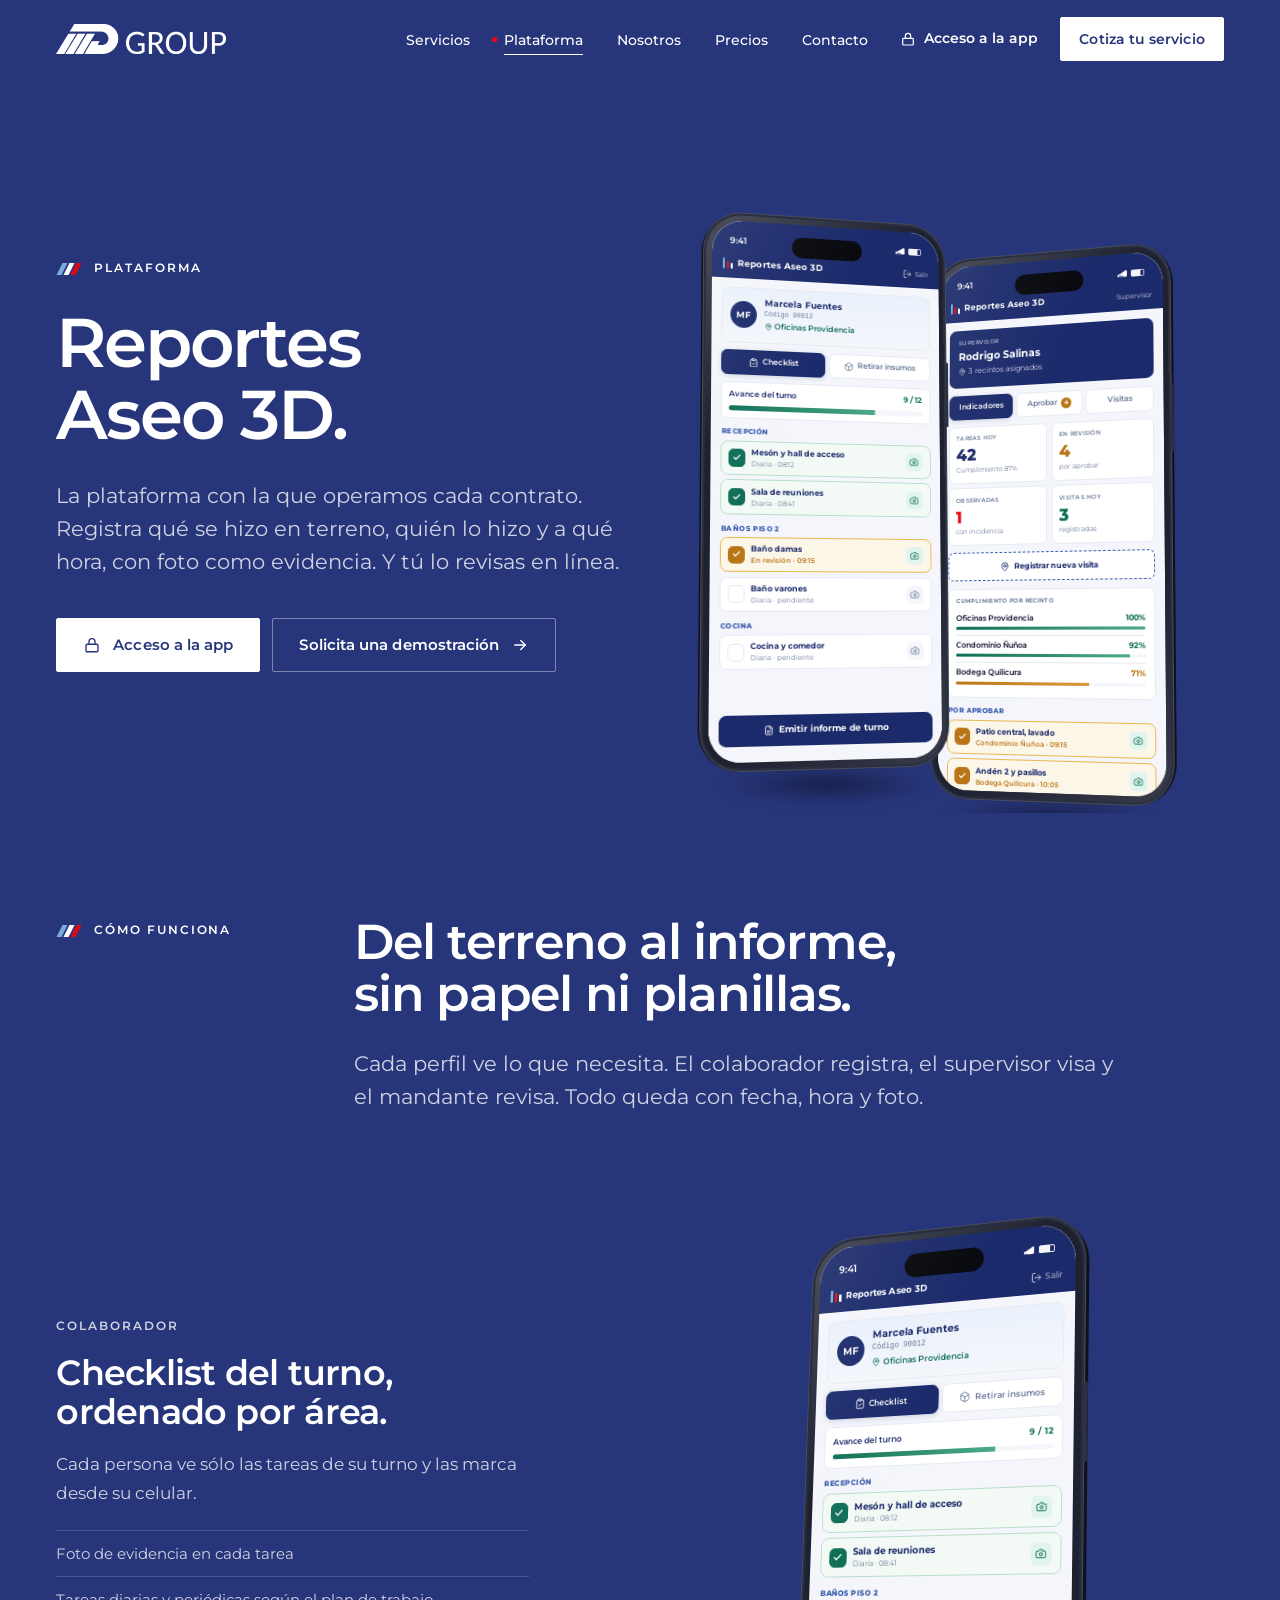
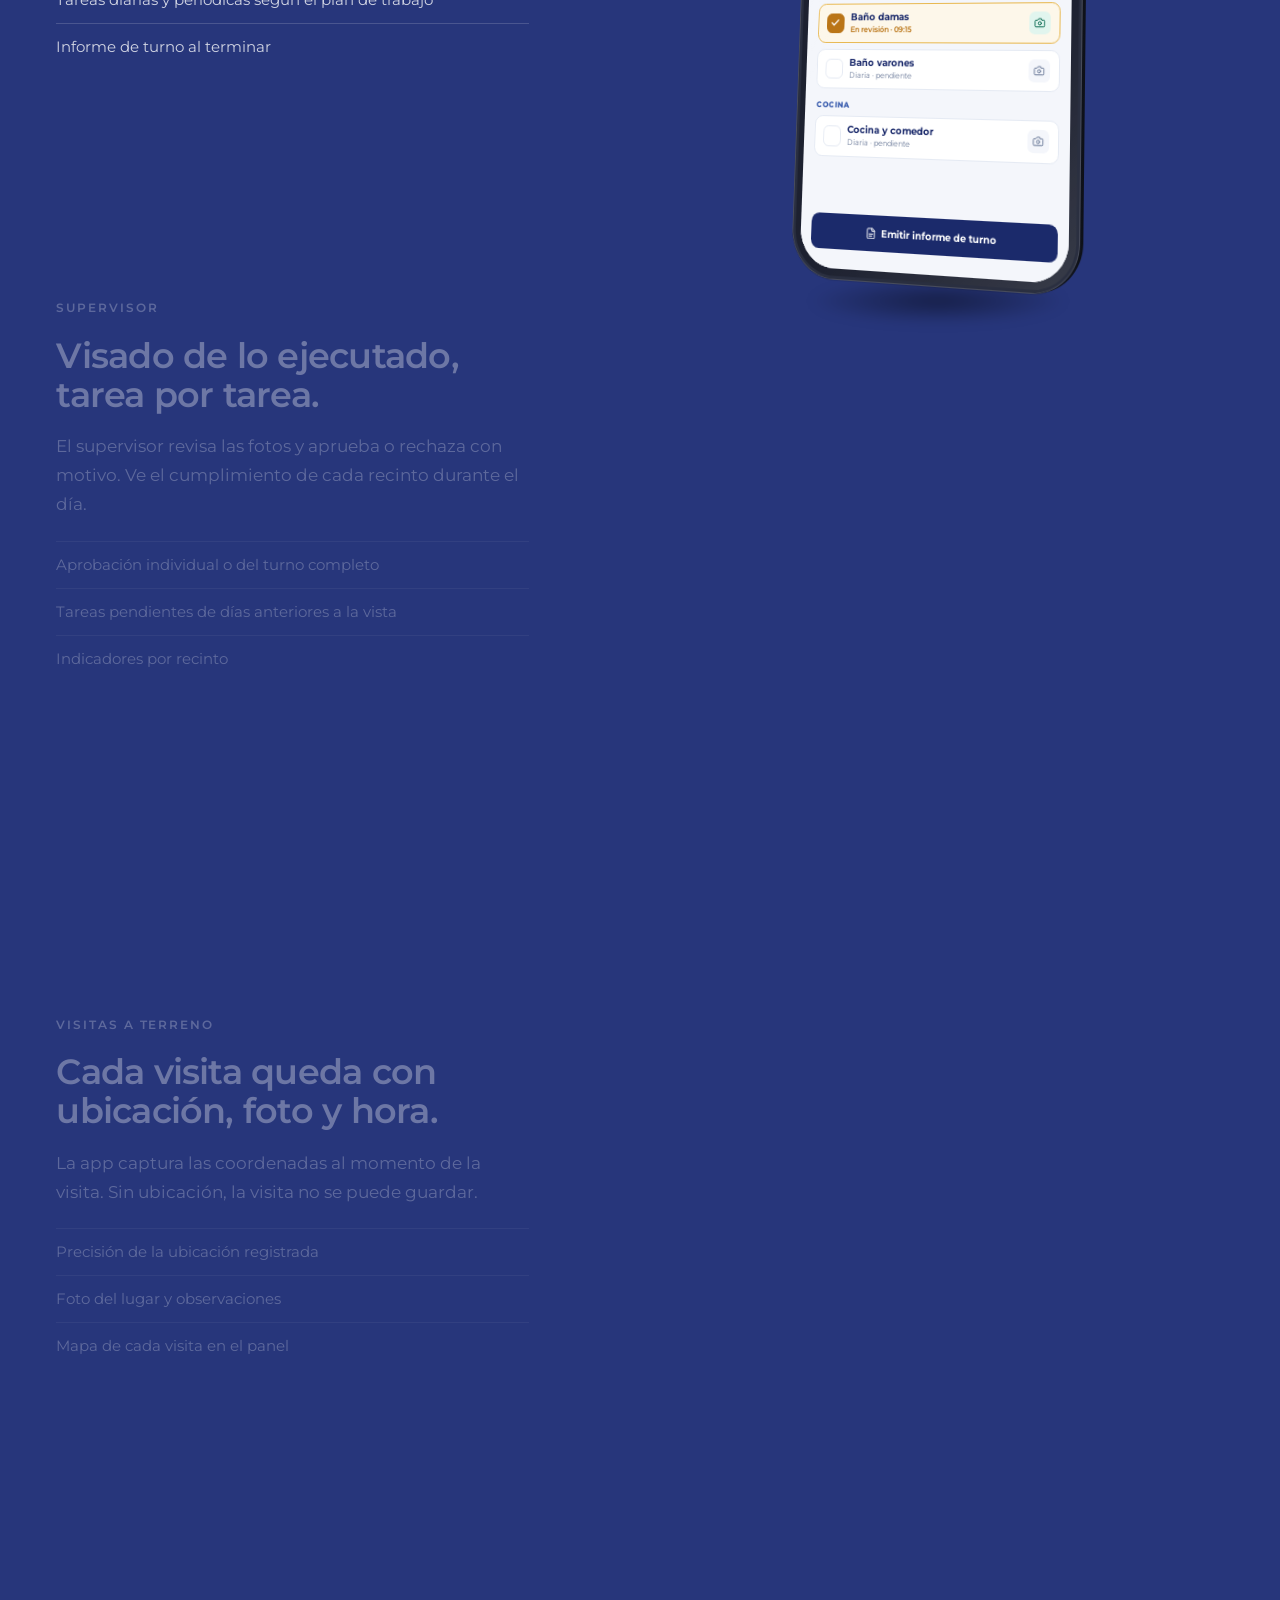
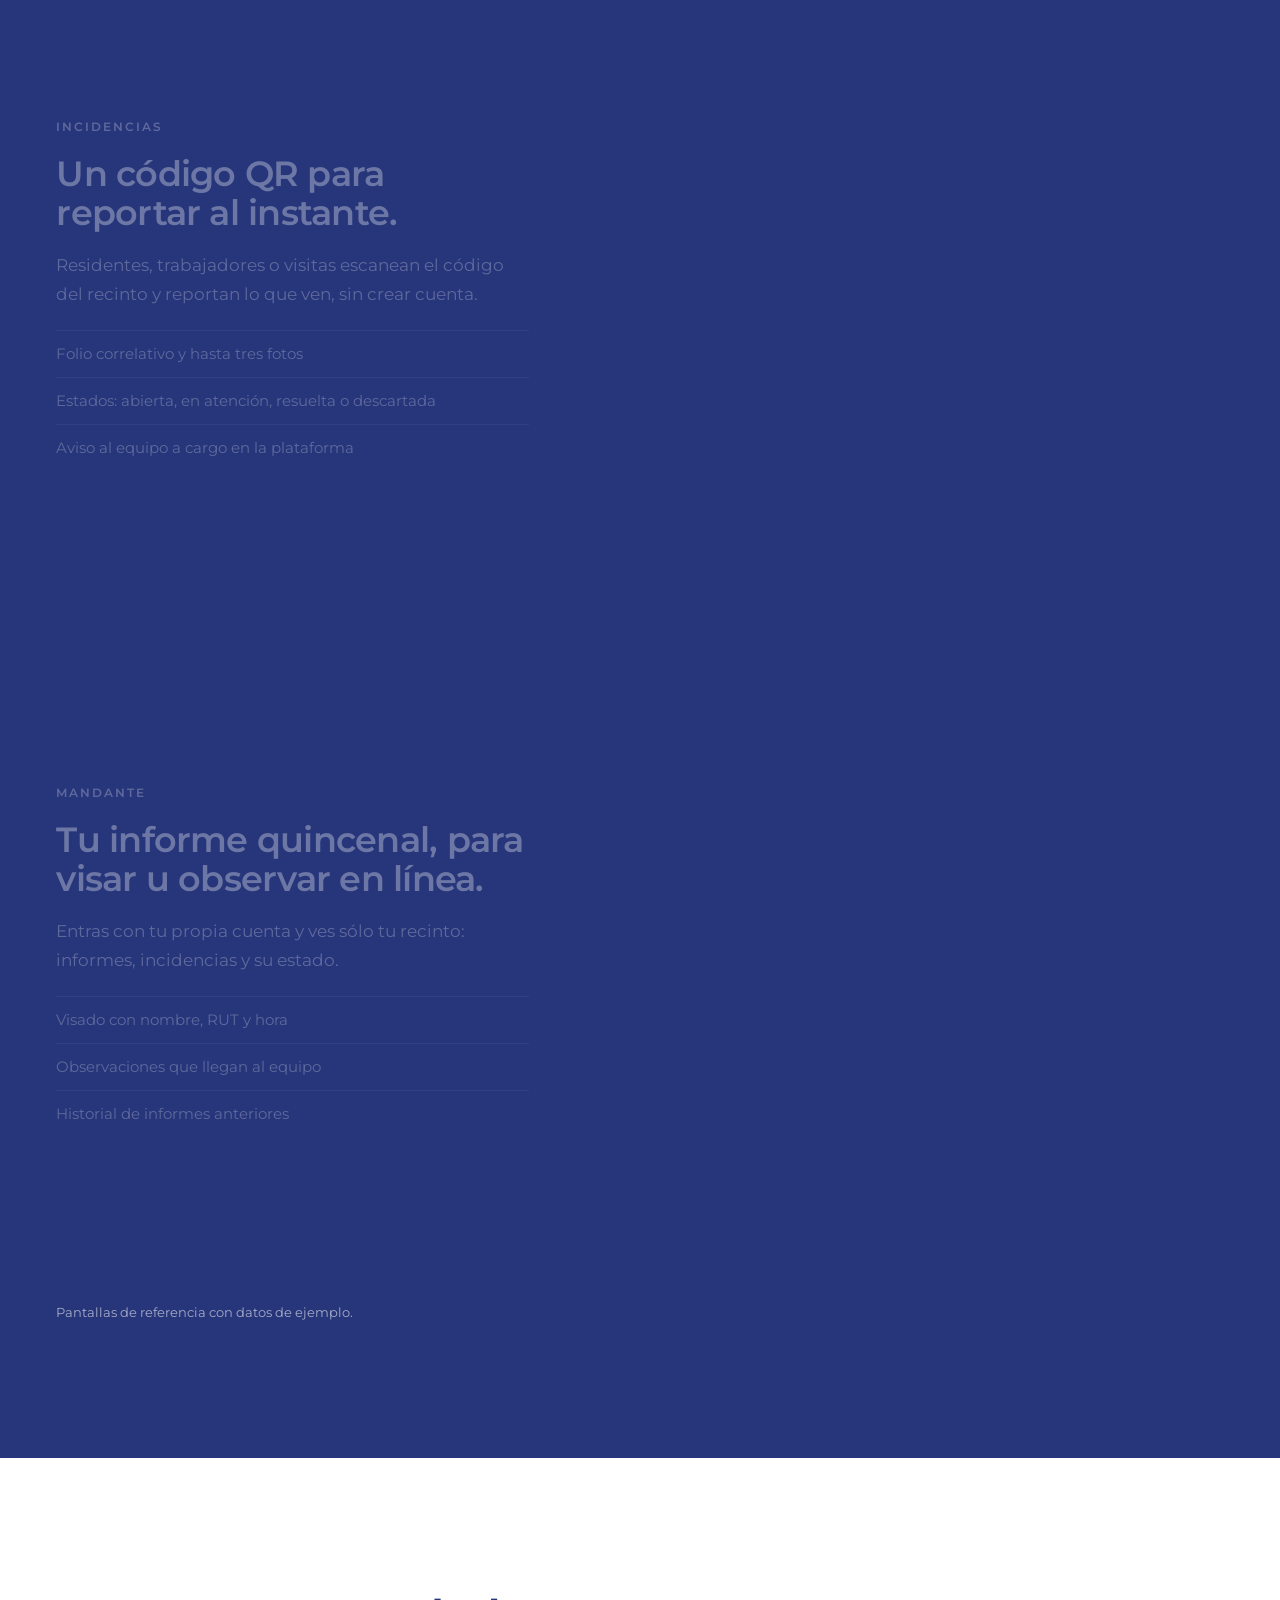
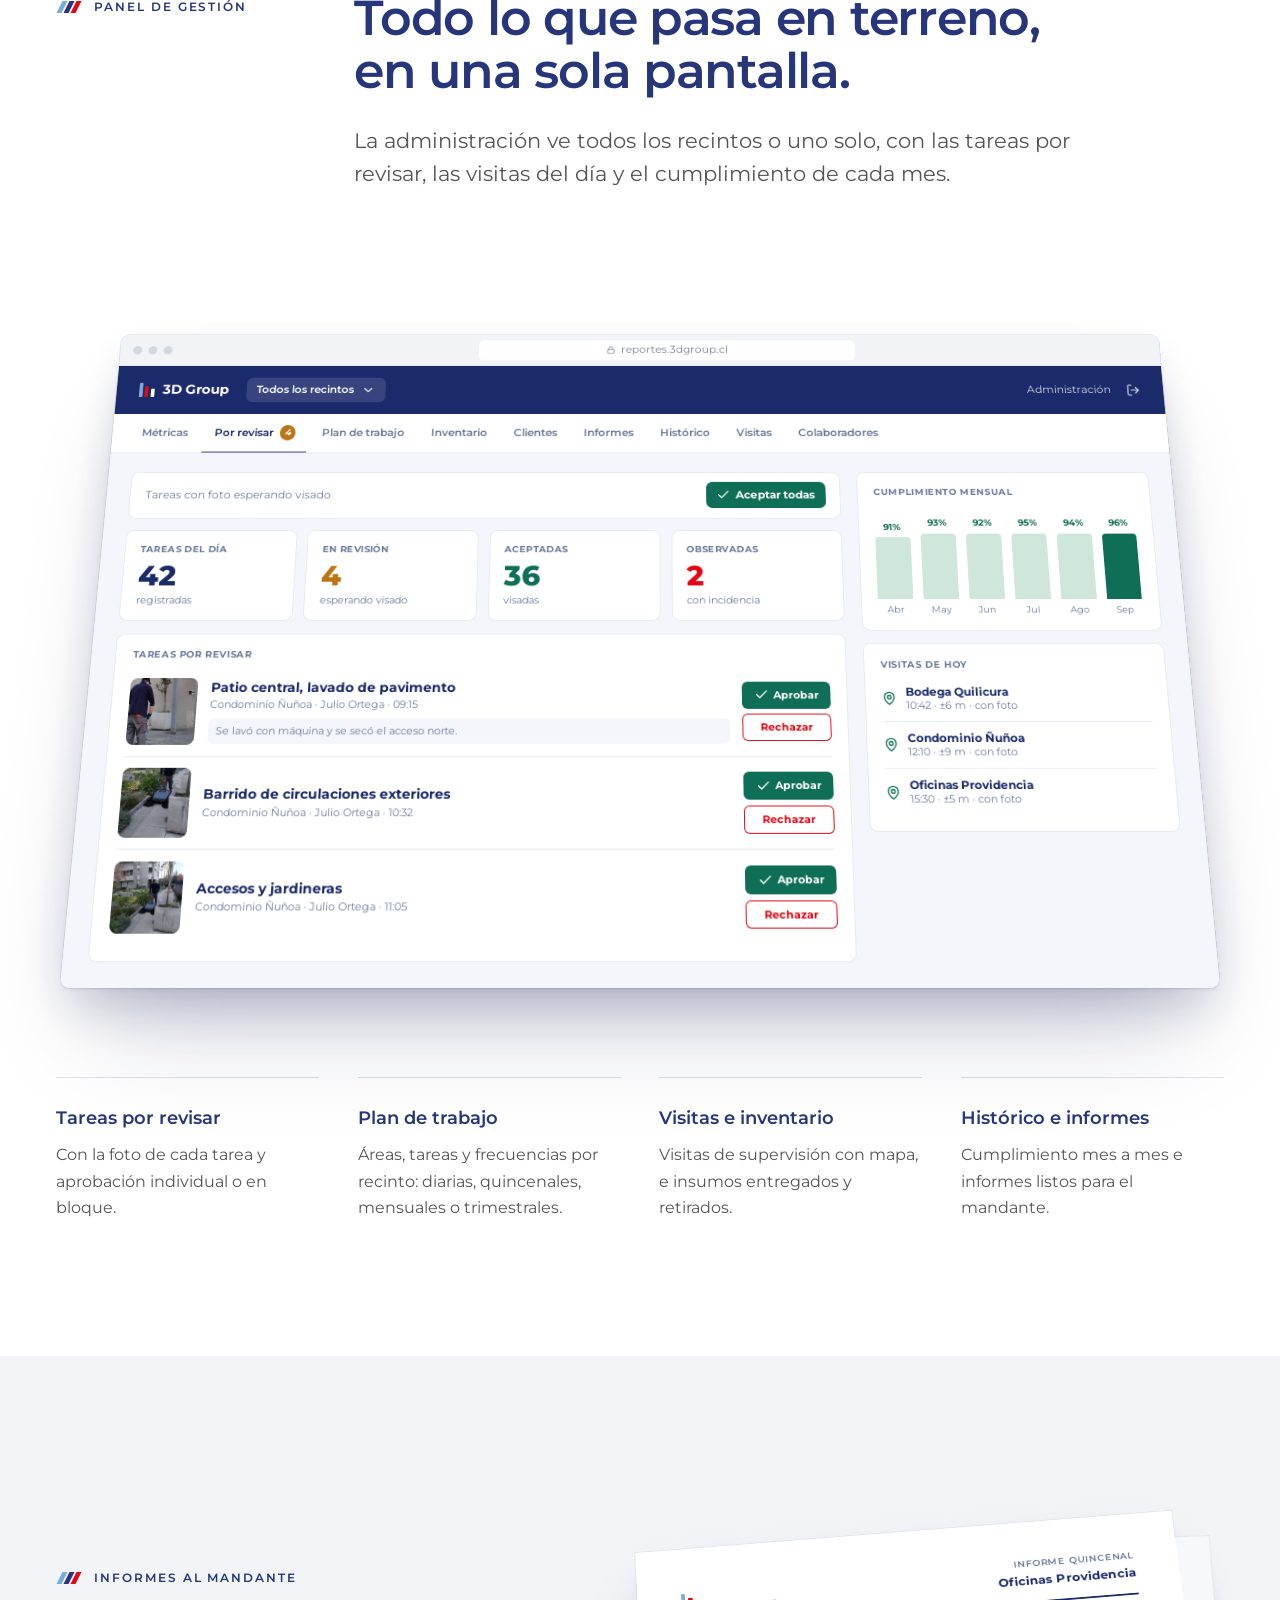
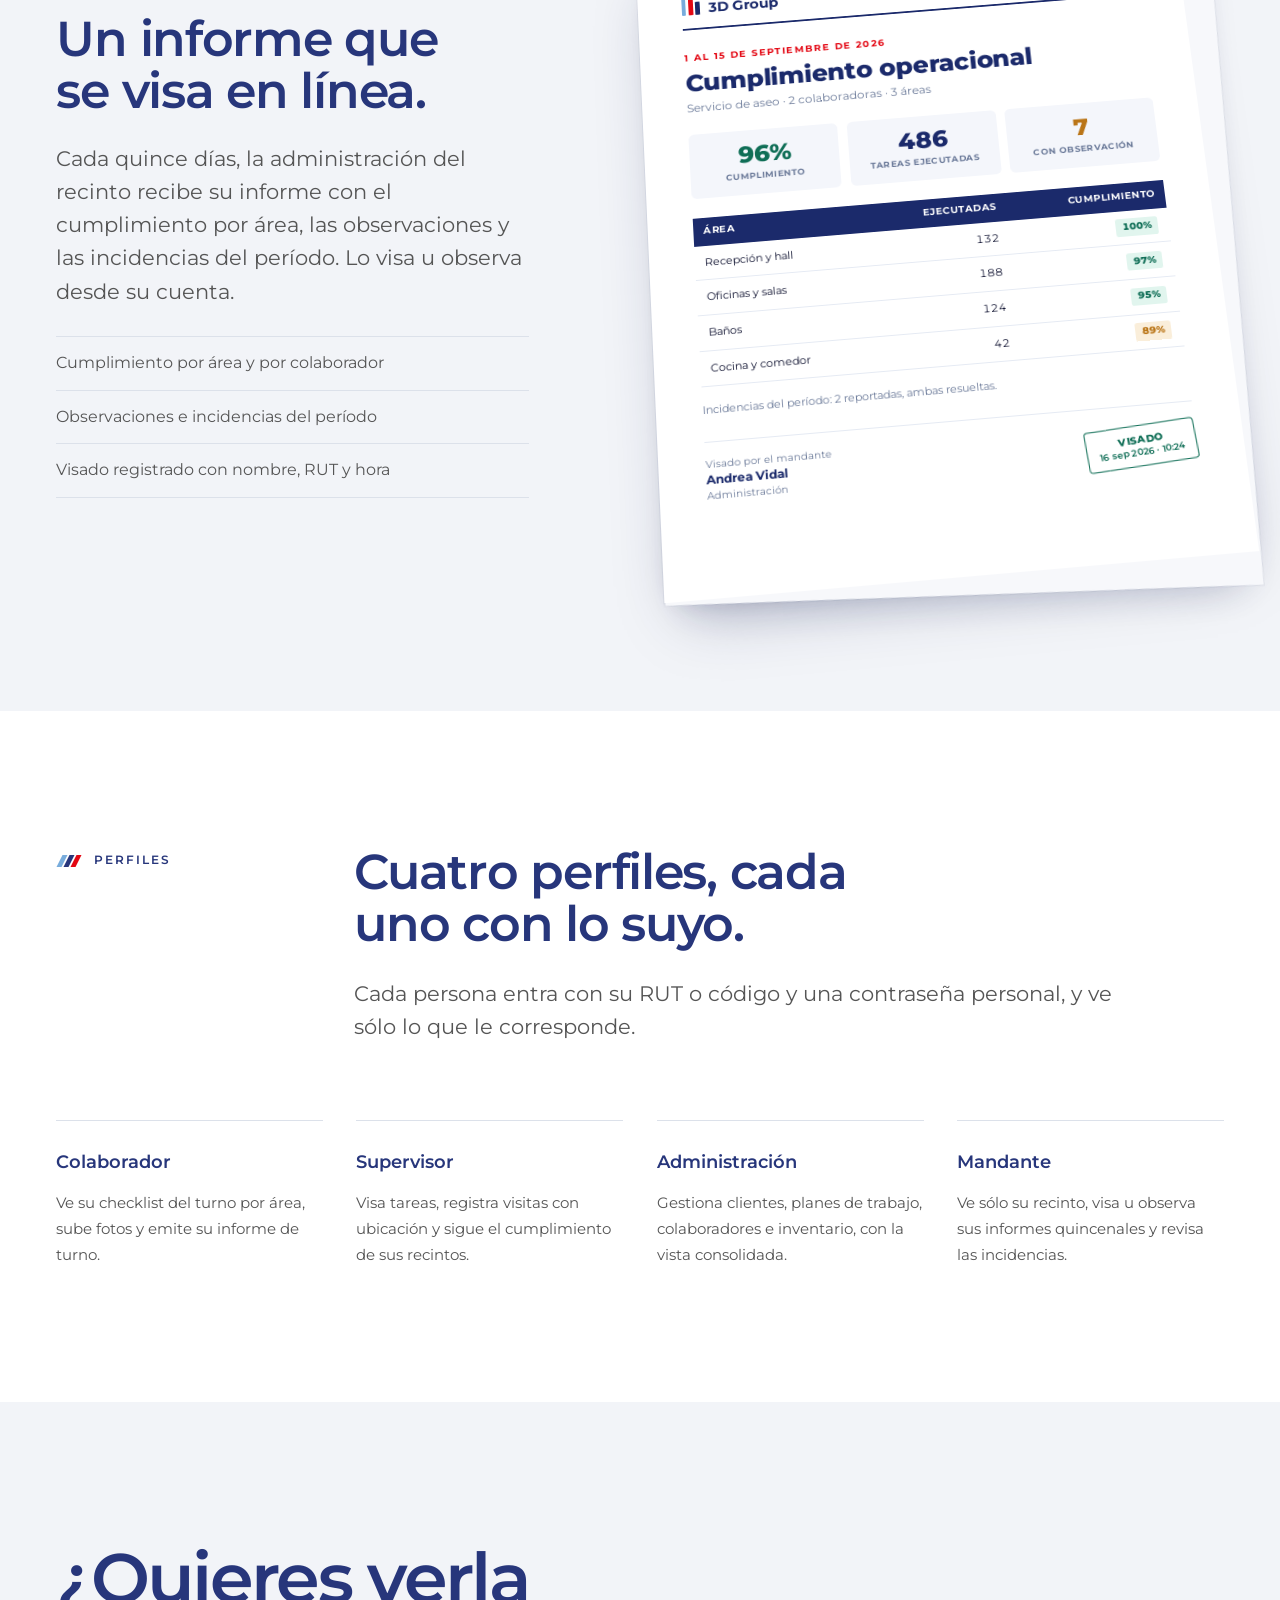
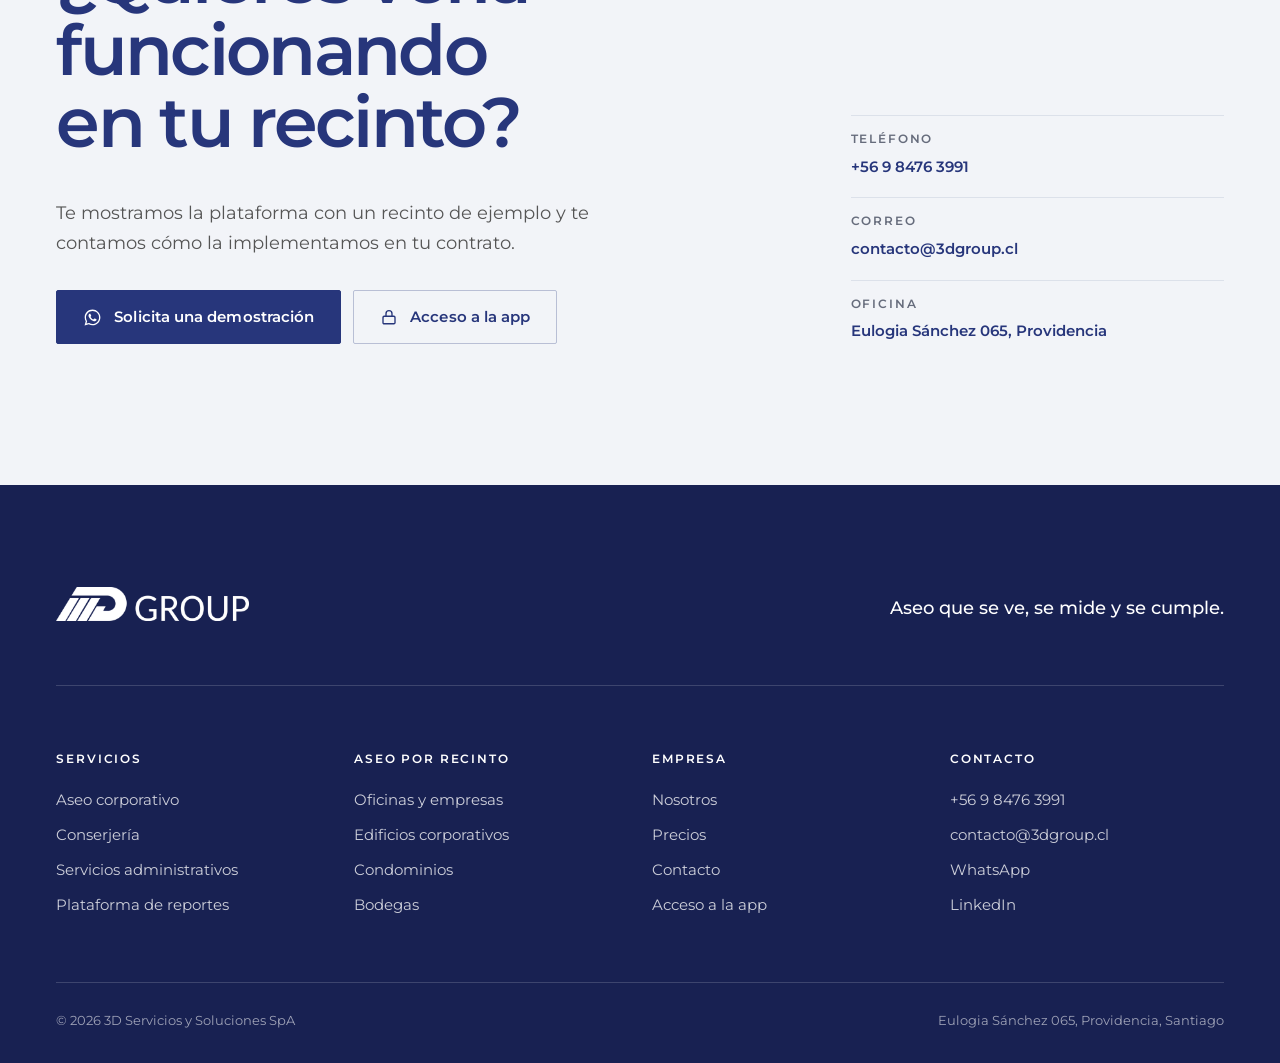
<file: plataforma.html>
<!DOCTYPE html>
<html lang="es-CL" class="no-js tono-oscuro">
<head>
  <meta charset="utf-8">
  <meta name="viewport" content="width=device-width, initial-scale=1, viewport-fit=cover">
  <title>Plataforma Reportes Aseo 3D | Trazabilidad del aseo con foto | 3D Group</title>
  <meta name="description" content="Reportes Aseo 3D es la plataforma con la que 3D Group opera sus contratos: checklist por área con foto, visado del supervisor, visitas con ubicación, incidencias por QR e informes que el mandante visa en línea.">
  <meta name="author" content="3D Servicios y Soluciones SpA">
  <meta name="theme-color" content="#27367B">
  <link rel="canonical" href="https://www.3dgroup.cl/plataforma.html">
  <meta property="og:type" content="website">
  <meta property="og:locale" content="es_CL">
  <meta property="og:site_name" content="3D Group">
  <meta property="og:title" content="Plataforma Reportes Aseo 3D | Trazabilidad del aseo con foto | 3D Group">
  <meta property="og:description" content="Reportes Aseo 3D es la plataforma con la que 3D Group opera sus contratos: checklist por área con foto, visado del supervisor, visitas con ubicación, incidencias por QR e informes que el mandante visa en línea.">
  <meta property="og:url" content="https://www.3dgroup.cl/plataforma.html">
  <meta property="og:image" content="https://www.3dgroup.cl/assets/img/og-3dgroup.jpg">
  <meta property="og:image:width" content="1200">
  <meta property="og:image:height" content="630">
  <meta name="twitter:card" content="summary_large_image">
  <link rel="icon" href="assets/favicon.ico" sizes="any">
  <link rel="icon" href="assets/img/favicon-256.png" type="image/png">
  <link rel="apple-touch-icon" href="assets/img/apple-touch-icon.png">
  <link rel="preload" href="assets/fonts/montserrat-latin-var.woff2" as="font" type="font/woff2" crossorigin>
  <link rel="stylesheet" href="css/site.css?v=20260925">
  <script>document.documentElement.className=document.documentElement.className.replace("no-js","js");</script>
</head>
<body>
  <svg class="sr-only" width="0" height="0" aria-hidden="true" focusable="false">
  <symbol id="i-flecha" viewBox="0 0 24 24"><path d="M5 12h14"/><path d="m13 6 6 6-6 6"/></symbol>
  <symbol id="i-flecha-diag" viewBox="0 0 24 24"><path d="M7 17 17 7"/><path d="M8 7h9v9"/></symbol>
  <symbol id="i-candado" viewBox="0 0 24 24"><rect x="4" y="11" width="16" height="10" rx="1.5"/><path d="M8 11V7.5a4 4 0 0 1 8 0V11"/></symbol>
  <symbol id="i-cerrar" viewBox="0 0 24 24"><path d="M18 6 6 18"/><path d="m6 6 12 12"/></symbol>
  <symbol id="i-camara" viewBox="0 0 24 24"><path d="M14.5 4h-5L7 7H4a2 2 0 0 0-2 2v9a2 2 0 0 0 2 2h16a2 2 0 0 0 2-2V9a2 2 0 0 0-2-2h-3z"/><circle cx="12" cy="13" r="3.2"/></symbol>
  <symbol id="i-check" viewBox="0 0 24 24"><path d="M20 6 9 17l-5-5"/></symbol>
  <symbol id="i-pin" viewBox="0 0 24 24"><path d="M20 10c0 5-5.5 10.2-7.4 11.8a1 1 0 0 1-1.2 0C9.5 20.2 4 15 4 10a8 8 0 0 1 16 0"/><circle cx="12" cy="10" r="3"/></symbol>
  <symbol id="i-mira" viewBox="0 0 24 24"><circle cx="12" cy="12" r="9"/><path d="M22 12h-4M6 12H2M12 6V2M12 22v-4"/></symbol>
  <symbol id="i-alerta" viewBox="0 0 24 24"><path d="m21.7 18-8-14a2 2 0 0 0-3.4 0l-8 14A2 2 0 0 0 4 21h16a2 2 0 0 0 1.7-3"/><path d="M12 9v4"/><path d="M12 17h.01"/></symbol>
  <symbol id="i-reloj" viewBox="0 0 24 24"><circle cx="12" cy="12" r="9"/><path d="M12 7v5l3 2"/></symbol>
  <symbol id="i-doc" viewBox="0 0 24 24"><path d="M15 2H6a2 2 0 0 0-2 2v16a2 2 0 0 0 2 2h12a2 2 0 0 0 2-2V7z"/><path d="M14 2v5h6"/><path d="M8 13h8M8 17h6"/></symbol>
  <symbol id="i-salir" viewBox="0 0 24 24"><path d="M9 21H5a2 2 0 0 1-2-2V5a2 2 0 0 1 2-2h4"/><path d="m16 17 5-5-5-5"/><path d="M21 12H9"/></symbol>
  <symbol id="i-abajo" viewBox="0 0 24 24"><path d="m6 9 6 6 6-6"/></symbol>
  <symbol id="i-caja" viewBox="0 0 24 24"><path d="M21 8a2 2 0 0 0-1-1.7l-7-4a2 2 0 0 0-2 0l-7 4A2 2 0 0 0 3 8v8a2 2 0 0 0 1 1.7l7 4a2 2 0 0 0 2 0l7-4a2 2 0 0 0 1-1.7z"/><path d="m3.3 7 8.7 5 8.7-5"/><path d="M12 22V12"/></symbol>
  <symbol id="i-campana" viewBox="0 0 24 24"><path d="M6 8a6 6 0 0 1 12 0c0 7 3 9 3 9H3s3-2 3-9"/><path d="M10.3 21a1.9 1.9 0 0 0 3.4 0"/></symbol>
  <symbol id="i-mas" viewBox="0 0 24 24"><path d="M12 5v14M5 12h14"/></symbol>
  <symbol id="i-descarga" viewBox="0 0 24 24"><path d="M21 15v4a2 2 0 0 1-2 2H5a2 2 0 0 1-2-2v-4"/><path d="m7 10 5 5 5-5"/><path d="M12 15V3"/></symbol>
  <symbol id="i-qr" viewBox="0 0 24 24"><rect x="3" y="3" width="6" height="6" rx="1"/><rect x="15" y="3" width="6" height="6" rx="1"/><rect x="3" y="15" width="6" height="6" rx="1"/><path d="M21 15h-3a2 2 0 0 0-2 2v4M21 21v.01M12 7v3a2 2 0 0 1-2 2H7M3 12h.01M12 3h.01M12 16v.01M16 12h1M21 12v.01M12 21v-1"/></symbol>
  <symbol id="i-lista" viewBox="0 0 24 24"><rect x="8" y="2" width="8" height="4" rx="1"/><path d="M16 4h2a2 2 0 0 1 2 2v14a2 2 0 0 1-2 2H6a2 2 0 0 1-2-2V6a2 2 0 0 1 2-2h2"/><path d="m9 14 2 2 4-4"/></symbol>
  <symbol id="i-wa" viewBox="0 0 24 24"><path d="M12.04 2C6.58 2 2.13 6.45 2.13 11.91c0 1.75.46 3.45 1.32 4.95L2 22l5.25-1.38a9.9 9.9 0 0 0 4.79 1.22h.01c5.46 0 9.91-4.45 9.91-9.91 0-2.65-1.03-5.14-2.9-7.01A9.82 9.82 0 0 0 12.04 2zm0 18.15h-.01a8.2 8.2 0 0 1-4.19-1.15l-.3-.18-3.12.82.83-3.04-.2-.31a8.19 8.19 0 0 1-1.26-4.38c0-4.54 3.7-8.24 8.25-8.24 2.2 0 4.27.86 5.83 2.42a8.19 8.19 0 0 1 2.41 5.83c0 4.54-3.7 8.23-8.24 8.23zm4.52-6.16c-.25-.12-1.47-.72-1.69-.81-.23-.08-.39-.12-.56.13-.16.24-.64.8-.78.97-.15.16-.29.18-.54.06-.25-.13-1.05-.39-1.99-1.23-.74-.66-1.23-1.47-1.38-1.72-.14-.25-.01-.38.11-.5.11-.11.25-.29.37-.44.13-.15.17-.25.25-.41.08-.17.04-.31-.02-.44-.06-.12-.56-1.34-.76-1.84-.2-.48-.41-.42-.56-.43h-.48c-.17 0-.44.06-.67.31-.23.25-.87.86-.87 2.09s.9 2.43 1.02 2.6c.12.16 1.76 2.68 4.26 3.76.6.26 1.06.41 1.42.53.6.19 1.14.16 1.57.1.48-.07 1.47-.6 1.68-1.18.21-.58.21-1.08.14-1.18-.06-.11-.22-.17-.47-.29z"/></symbol>
  <symbol id="i-linkedin" viewBox="0 0 24 24"><path d="M20.45 20.45h-3.56v-5.57c0-1.33-.02-3.04-1.85-3.04-1.85 0-2.14 1.45-2.14 2.94v5.67H9.34V9h3.41v1.56h.05c.48-.9 1.64-1.85 3.37-1.85 3.6 0 4.27 2.37 4.27 5.46v6.28zM5.34 7.43a2.06 2.06 0 1 1 0-4.13 2.06 2.06 0 0 1 0 4.13zM7.12 20.45H3.56V9h3.56v11.45zM22.22 0H1.77C.79 0 0 .77 0 1.73v20.54C0 23.23.79 24 1.77 24h20.45c.98 0 1.78-.77 1.78-1.73V1.73C24 .77 23.2 0 22.22 0z"/></symbol>
</svg>

  <a class="saltar" href="#contenido">Saltar al contenido</a>
  <header class="cabecera" data-cabecera>
    <div class="contenedor cabecera__fila">
      <a class="cabecera__marca" href="index.html" aria-label="3D Group, ir al inicio">
        <img class="marca-color" src="assets/img/marca/logo-color.png" alt="3D Group" width="600" height="106">
        <img class="marca-clara" src="assets/img/marca/logo-blanco.png" alt="" width="600" height="106">
      </a>
      <nav class="cabecera__nav" aria-label="Principal">
        <ul class="cabecera__enlaces">
          <li><a href="servicios.html">Servicios</a></li>
          <li><a href="plataforma.html" aria-current="page">Plataforma</a></li>
          <li><a href="nosotros.html">Nosotros</a></li>
          <li><a href="precios.html">Precios</a></li>
          <li><a href="contacto.html">Contacto</a></li>
        </ul>
      </nav>
      <div class="cabecera__acciones">
        <a class="cabecera__app" href="https://reportes.3dgroup.cl" target="_blank" rel="noopener" aria-label="Acceso a la app de reportes (se abre en una pestaña nueva)"><svg class="icono" aria-hidden="true" focusable="false"><use href="#i-candado"/></svg><span>Acceso a la app</span></a>
        <a class="boton boton--primario boton--chico" data-wa href="https://wa.me/56984763991">Cotiza tu servicio</a>
      </div>
      <button class="cabecera__abrir" type="button" aria-expanded="false" aria-controls="menu-movil" data-abrir-menu>
        <span class="sr-only">Abrir menú</span><span class="hamburguesa" aria-hidden="true"></span>
      </button>
    </div>
  </header>
  <div class="menu-movil" id="menu-movil" data-menu-movil role="dialog" aria-modal="true" aria-label="Menú" hidden>
    <div class="contenedor menu-movil__cabeza">
      <a href="index.html" aria-label="3D Group, ir al inicio"><img src="assets/img/marca/logo-blanco.png" alt="3D Group" width="600" height="106"></a>
      <button class="menu-movil__cerrar" type="button" data-cerrar-menu><span class="sr-only">Cerrar menú</span><svg class="icono" aria-hidden="true" focusable="false"><use href="#i-cerrar"/></svg></button>
    </div>
    <nav class="contenedor menu-movil__nav" aria-label="Menú principal">
      <ul>
        <li><a href="index.html">Inicio<svg class="icono" aria-hidden="true" focusable="false"><use href="#i-flecha"/></svg></a></li>
        <li><a href="servicios.html">Servicios<svg class="icono" aria-hidden="true" focusable="false"><use href="#i-flecha"/></svg></a></li>
        <li><a href="plataforma.html" aria-current="page">Plataforma<svg class="icono" aria-hidden="true" focusable="false"><use href="#i-flecha"/></svg></a></li>
        <li><a href="nosotros.html">Nosotros<svg class="icono" aria-hidden="true" focusable="false"><use href="#i-flecha"/></svg></a></li>
        <li><a href="precios.html">Precios<svg class="icono" aria-hidden="true" focusable="false"><use href="#i-flecha"/></svg></a></li>
        <li><a href="contacto.html">Contacto<svg class="icono" aria-hidden="true" focusable="false"><use href="#i-flecha"/></svg></a></li>
      </ul>
    </nav>
    <div class="contenedor menu-movil__pie">
      <a class="boton boton--claro" data-wa href="https://wa.me/56984763991"><svg class="icono icono--wa" aria-hidden="true" focusable="false"><use href="#i-wa"/></svg>Cotiza por WhatsApp</a>
      <a class="boton boton--contorno-claro" href="https://reportes.3dgroup.cl" target="_blank" rel="noopener"><svg class="icono" aria-hidden="true" focusable="false"><use href="#i-candado"/></svg>Acceso a la app</a>
      <p class="menu-movil__datos"><a data-tel data-tel-texto href="tel:+56984763991">+56 9 8476 3991</a><br><a data-correo data-correo-texto href="mailto:contacto@3dgroup.cl">contacto@3dgroup.cl</a></p>
    </div>
  </div>
  <main id="contenido">
<section class="portada-plataforma" aria-labelledby="t-plat">
  <div class="contenedor portada-plataforma__grilla">
    <div class="portada-plataforma__texto">
      <p class="rotulo rotulo--claro"><svg class="franja" viewBox="0 0 25 12" aria-hidden="true" focusable="false"><path class="f1" d="M6 0H11L5 12H0Z"/><path class="f2" d="M13 0H18L12 12H7Z"/><path class="f3" d="M20 0H25L19 12H14Z"/></svg>Plataforma</p>
      <h1 class="t-h1" id="t-plat">Reportes Aseo 3D.</h1>
      <p class="t-bajada">La plataforma con la que operamos cada contrato. Registra qué se hizo en terreno, quién lo hizo y a qué hora, con foto como evidencia. Y tú lo revisas en línea.</p>
      <div class="botones">
        <a class="boton boton--claro" href="https://reportes.3dgroup.cl" target="_blank" rel="noopener"><svg class="icono" aria-hidden="true" focusable="false"><use href="#i-candado"/></svg>Acceso a la app</a>
        <a class="boton boton--contorno-claro" data-wa data-wa-texto="Hola, quiero ver una demostración de la plataforma Reportes Aseo 3D." href="https://wa.me/56984763991">Solicita una demostración<svg class="icono icono--flecha" aria-hidden="true" focusable="false"><use href="#i-flecha"/></svg></a>
      </div>
    </div>
    <div class="portada-plataforma__visual" aria-hidden="true">
      <div class="dos-telefonos">
        <div class="telefono"><div class="telefono__cuerpo"><div class="telefono__vidrio"><div class="pantallas"><div class="pantalla app" role="img" aria-label="Pantalla del colaborador: checklist del día por área con avance del turno">
  <div class="m-estado"><span>9:41</span><span class="m-estado__iconos"><i></i><i></i></span></div>
  <div class="m-barra"><span class="m-glifo"><i></i><i></i><i></i></span><strong>Reportes Aseo 3D</strong><span class="m-barra__der"><svg class="ic"><use href="#i-salir"/></svg>Salir</span></div>
  <div class="m-cuerpo">
    <div class="m-usuario"><span class="m-avatar">MF</span><div><b>Marcela Fuentes</b><small>Código 90012</small><em><svg class="ic"><use href="#i-pin"/></svg>Oficinas Providencia</em></div></div>
    <div class="m-pestanas"><span class="activa"><svg class="ic"><use href="#i-lista"/></svg>Checklist</span><span><svg class="ic"><use href="#i-caja"/></svg>Retirar insumos</span></div>
    <div class="m-avance" style="--v:75%"><div><span>Avance del turno</span><b>9 / 12</b></div><i></i></div>
    <p class="m-area">Recepción</p>
    <div class="m-tarea hecha"><span class="m-check"><svg class="ic"><use href="#i-check"/></svg></span><div><b>Mesón y hall de acceso</b><small>Diaria · 08:12</small></div><span class="m-foto"><svg class="ic"><use href="#i-camara"/></svg></span></div>
    <div class="m-tarea hecha"><span class="m-check"><svg class="ic"><use href="#i-check"/></svg></span><div><b>Sala de reuniones</b><small>Diaria · 08:41</small></div><span class="m-foto"><svg class="ic"><use href="#i-camara"/></svg></span></div>
    <p class="m-area">Baños piso 2</p>
    <div class="m-tarea revision"><span class="m-check"><svg class="ic"><use href="#i-check"/></svg></span><div><b>Baño damas</b><small>En revisión · 09:15</small></div><span class="m-foto"><svg class="ic"><use href="#i-camara"/></svg></span></div>
    <div class="m-tarea"><span class="m-check"><svg class="ic"><use href="#i-check"/></svg></span><div><b>Baño varones</b><small>Diaria · pendiente</small></div><span class="m-foto"><svg class="ic"><use href="#i-camara"/></svg></span></div>
    <p class="m-area">Cocina</p>
    <div class="m-tarea"><span class="m-check"><svg class="ic"><use href="#i-check"/></svg></span><div><b>Cocina y comedor</b><small>Diaria · pendiente</small></div><span class="m-foto"><svg class="ic"><use href="#i-camara"/></svg></span></div>
  </div>
  <div class="m-pie"><span class="m-boton"><svg class="ic"><use href="#i-doc"/></svg>Emitir informe de turno</span></div>
</div>
</div></div></div><div class="telefono__sombra"></div></div>
        <div class="telefono"><div class="telefono__cuerpo"><div class="telefono__vidrio"><div class="pantallas"><div class="pantalla app" role="img" aria-label="Pantalla del supervisor: indicadores del día, tareas por aprobar y cumplimiento por recinto">
  <div class="m-estado"><span>9:41</span><span class="m-estado__iconos"><i></i><i></i></span></div>
  <div class="m-barra"><span class="m-glifo"><i></i><i></i><i></i></span><strong>Reportes Aseo 3D</strong><span class="m-barra__der">Supervisor</span></div>
  <div class="m-cuerpo">
    <div class="m-jefe"><small>Supervisor</small><b>Rodrigo Salinas</b><em><svg class="ic"><use href="#i-pin"/></svg>3 recintos asignados</em></div>
    <div class="m-pestanas"><span class="activa">Indicadores</span><span>Aprobar <i class="m-contador">4</i></span><span>Visitas</span></div>
    <div class="m-kpis">
      <div class="m-kpi"><small>Tareas hoy</small><b>42</b><span>Cumplimiento 87%</span></div>
      <div class="m-kpi"><small>En revisión</small><b class="amber">4</b><span>por aprobar</span></div>
      <div class="m-kpi"><small>Observadas</small><b class="rojo">1</b><span>con incidencia</span></div>
      <div class="m-kpi"><small>Visitas hoy</small><b class="teal">3</b><span>registradas</span></div>
    </div>
    <div class="m-accion"><svg class="ic"><use href="#i-pin"/></svg>Registrar nueva visita</div>
    <div class="m-panel"><small>Cumplimiento por recinto</small>
      <div class="m-fila"><span>Oficinas Providencia</span><b>100%</b><i style="--v:100%"></i></div>
      <div class="m-fila"><span>Condominio Ñuñoa</span><b>92%</b><i style="--v:92%"></i></div>
      <div class="m-fila"><span>Bodega Quilicura</span><b class="amber">71%</b><i class="amber" style="--v:71%"></i></div>
    </div>
    <p class="m-area">Por aprobar</p>
    <div class="m-tarea revision"><span class="m-check"><svg class="ic"><use href="#i-check"/></svg></span><div><b>Patio central, lavado</b><small>Condominio Ñuñoa · 09:15</small></div><span class="m-foto"><svg class="ic"><use href="#i-camara"/></svg></span></div>
    <div class="m-tarea revision"><span class="m-check"><svg class="ic"><use href="#i-check"/></svg></span><div><b>Andén 2 y pasillos</b><small>Bodega Quilicura · 10:05</small></div><span class="m-foto"><svg class="ic"><use href="#i-camara"/></svg></span></div>
  </div>
</div>
</div></div></div><div class="telefono__sombra"></div></div>
      </div>
    </div>
  </div>
</section>

<section class="seccion seccion--navy vitrina-seccion vitrina-seccion--continua" aria-labelledby="t-como">
  <div class="contenedor">
    <div class="intro">
      <p class="rotulo rotulo--claro"><svg class="franja" viewBox="0 0 25 12" aria-hidden="true" focusable="false"><path class="f1" d="M6 0H11L5 12H0Z"/><path class="f2" d="M13 0H18L12 12H7Z"/><path class="f3" d="M20 0H25L19 12H14Z"/></svg>Cómo funciona</p>
      <div class="intro__cuerpo">
        <h2 class="t-h2" id="t-como">Del terreno al informe, sin papel ni planillas.</h2>
        <p class="t-bajada">Cada perfil ve lo que necesita. El colaborador registra, el supervisor visa y el mandante revisa. Todo queda con fecha, hora y foto.</p>
      </div>
    </div>
    <div class="vitrina" data-vitrina>
      <div class="vitrina__pasos">
        <article class="vitrina__paso is-activo" data-paso>
          <p class="vitrina__rol">Colaborador</p>
          <h3>Checklist del turno, ordenado por área.</h3>
          <p>Cada persona ve sólo las tareas de su turno y las marca desde su celular.</p>
          <ul><li>Foto de evidencia en cada tarea</li><li>Tareas diarias y periódicas según el plan de trabajo</li><li>Informe de turno al terminar</li></ul>
          <div class="vitrina__movil"><div class="telefono"><div class="telefono__cuerpo"><div class="telefono__vidrio"><div class="pantallas"><div class="pantalla app" role="img" aria-label="Pantalla del colaborador: checklist del día por área con avance del turno">
  <div class="m-estado"><span>9:41</span><span class="m-estado__iconos"><i></i><i></i></span></div>
  <div class="m-barra"><span class="m-glifo"><i></i><i></i><i></i></span><strong>Reportes Aseo 3D</strong><span class="m-barra__der"><svg class="ic"><use href="#i-salir"/></svg>Salir</span></div>
  <div class="m-cuerpo">
    <div class="m-usuario"><span class="m-avatar">MF</span><div><b>Marcela Fuentes</b><small>Código 90012</small><em><svg class="ic"><use href="#i-pin"/></svg>Oficinas Providencia</em></div></div>
    <div class="m-pestanas"><span class="activa"><svg class="ic"><use href="#i-lista"/></svg>Checklist</span><span><svg class="ic"><use href="#i-caja"/></svg>Retirar insumos</span></div>
    <div class="m-avance" style="--v:75%"><div><span>Avance del turno</span><b>9 / 12</b></div><i></i></div>
    <p class="m-area">Recepción</p>
    <div class="m-tarea hecha"><span class="m-check"><svg class="ic"><use href="#i-check"/></svg></span><div><b>Mesón y hall de acceso</b><small>Diaria · 08:12</small></div><span class="m-foto"><svg class="ic"><use href="#i-camara"/></svg></span></div>
    <div class="m-tarea hecha"><span class="m-check"><svg class="ic"><use href="#i-check"/></svg></span><div><b>Sala de reuniones</b><small>Diaria · 08:41</small></div><span class="m-foto"><svg class="ic"><use href="#i-camara"/></svg></span></div>
    <p class="m-area">Baños piso 2</p>
    <div class="m-tarea revision"><span class="m-check"><svg class="ic"><use href="#i-check"/></svg></span><div><b>Baño damas</b><small>En revisión · 09:15</small></div><span class="m-foto"><svg class="ic"><use href="#i-camara"/></svg></span></div>
    <div class="m-tarea"><span class="m-check"><svg class="ic"><use href="#i-check"/></svg></span><div><b>Baño varones</b><small>Diaria · pendiente</small></div><span class="m-foto"><svg class="ic"><use href="#i-camara"/></svg></span></div>
    <p class="m-area">Cocina</p>
    <div class="m-tarea"><span class="m-check"><svg class="ic"><use href="#i-check"/></svg></span><div><b>Cocina y comedor</b><small>Diaria · pendiente</small></div><span class="m-foto"><svg class="ic"><use href="#i-camara"/></svg></span></div>
  </div>
  <div class="m-pie"><span class="m-boton"><svg class="ic"><use href="#i-doc"/></svg>Emitir informe de turno</span></div>
</div>
</div></div></div><div class="telefono__sombra"></div></div></div>
        </article>
        <article class="vitrina__paso" data-paso>
          <p class="vitrina__rol">Supervisor</p>
          <h3>Visado de lo ejecutado, tarea por tarea.</h3>
          <p>El supervisor revisa las fotos y aprueba o rechaza con motivo. Ve el cumplimiento de cada recinto durante el día.</p>
          <ul><li>Aprobación individual o del turno completo</li><li>Tareas pendientes de días anteriores a la vista</li><li>Indicadores por recinto</li></ul>
          <div class="vitrina__movil"><div class="telefono"><div class="telefono__cuerpo"><div class="telefono__vidrio"><div class="pantallas"><div class="pantalla app" role="img" aria-label="Pantalla del supervisor: indicadores del día, tareas por aprobar y cumplimiento por recinto">
  <div class="m-estado"><span>9:41</span><span class="m-estado__iconos"><i></i><i></i></span></div>
  <div class="m-barra"><span class="m-glifo"><i></i><i></i><i></i></span><strong>Reportes Aseo 3D</strong><span class="m-barra__der">Supervisor</span></div>
  <div class="m-cuerpo">
    <div class="m-jefe"><small>Supervisor</small><b>Rodrigo Salinas</b><em><svg class="ic"><use href="#i-pin"/></svg>3 recintos asignados</em></div>
    <div class="m-pestanas"><span class="activa">Indicadores</span><span>Aprobar <i class="m-contador">4</i></span><span>Visitas</span></div>
    <div class="m-kpis">
      <div class="m-kpi"><small>Tareas hoy</small><b>42</b><span>Cumplimiento 87%</span></div>
      <div class="m-kpi"><small>En revisión</small><b class="amber">4</b><span>por aprobar</span></div>
      <div class="m-kpi"><small>Observadas</small><b class="rojo">1</b><span>con incidencia</span></div>
      <div class="m-kpi"><small>Visitas hoy</small><b class="teal">3</b><span>registradas</span></div>
    </div>
    <div class="m-accion"><svg class="ic"><use href="#i-pin"/></svg>Registrar nueva visita</div>
    <div class="m-panel"><small>Cumplimiento por recinto</small>
      <div class="m-fila"><span>Oficinas Providencia</span><b>100%</b><i style="--v:100%"></i></div>
      <div class="m-fila"><span>Condominio Ñuñoa</span><b>92%</b><i style="--v:92%"></i></div>
      <div class="m-fila"><span>Bodega Quilicura</span><b class="amber">71%</b><i class="amber" style="--v:71%"></i></div>
    </div>
    <p class="m-area">Por aprobar</p>
    <div class="m-tarea revision"><span class="m-check"><svg class="ic"><use href="#i-check"/></svg></span><div><b>Patio central, lavado</b><small>Condominio Ñuñoa · 09:15</small></div><span class="m-foto"><svg class="ic"><use href="#i-camara"/></svg></span></div>
    <div class="m-tarea revision"><span class="m-check"><svg class="ic"><use href="#i-check"/></svg></span><div><b>Andén 2 y pasillos</b><small>Bodega Quilicura · 10:05</small></div><span class="m-foto"><svg class="ic"><use href="#i-camara"/></svg></span></div>
  </div>
</div>
</div></div></div><div class="telefono__sombra"></div></div></div>
        </article>
        <article class="vitrina__paso" data-paso>
          <p class="vitrina__rol">Visitas a terreno</p>
          <h3>Cada visita queda con ubicación, foto y hora.</h3>
          <p>La app captura las coordenadas al momento de la visita. Sin ubicación, la visita no se puede guardar.</p>
          <ul><li>Precisión de la ubicación registrada</li><li>Foto del lugar y observaciones</li><li>Mapa de cada visita en el panel</li></ul>
          <div class="vitrina__movil"><div class="telefono"><div class="telefono__cuerpo"><div class="telefono__vidrio"><div class="pantallas"><div class="pantalla app" role="img" aria-label="Registro de una visita del supervisor con ubicación capturada, foto y observaciones">
  <div class="m-estado"><span>10:42</span><span class="m-estado__iconos"><i></i><i></i></span></div>
  <div class="m-barra"><span class="m-glifo"><i></i><i></i><i></i></span><strong>Reportes Aseo 3D</strong><span class="m-barra__der">Supervisor</span></div>
  <div class="m-cuerpo">
    <div class="m-titulo-modal"><b>Nueva visita</b><span><svg class="ic"><use href="#i-cerrar"/></svg></span></div>
    <div class="m-campo"><small>Recinto</small><div class="m-select">Bodega Quilicura<svg class="ic"><use href="#i-abajo"/></svg></div></div>
    <div class="m-campo"><small>Ubicación</small><div class="m-gps"><svg class="ic"><use href="#i-mira"/></svg><div><b>Ubicación capturada</b><small>33.36214° S, 70.73180° O · ±6 m</small></div></div></div>
    <div class="m-campo"><small>Foto del lugar</small><div class="m-imagen"><img src="assets/img/fotos/barrido-exteriores-480.webp" alt="" loading="lazy" decoding="async"><span><svg class="ic"><use href="#i-camara"/></svg>10:42</span></div>
      <div class="m-mapa"><svg viewBox="0 0 358 92" preserveAspectRatio="xMidYMid slice" aria-hidden="true"><rect width="358" height="92" fill="#EEF2F8"/><path d="M-10 62 L120 40 L370 58" stroke="#fff" stroke-width="9" fill="none"/><path d="M150 -10 L170 110" stroke="#fff" stroke-width="7" fill="none"/><path d="M-10 18 L90 8 M250 -10 L240 110 M290 70 L370 86" stroke="#fff" stroke-width="4" fill="none"/><rect x="190" y="12" width="36" height="22" fill="#DCE4F0"/><rect x="40" y="70" width="60" height="16" fill="#DCE4F0"/><rect x="270" y="18" width="50" height="28" fill="#DCE4F0"/><circle cx="178" cy="46" r="14" fill="#78ACDC" fill-opacity=".22"/><path d="M178 30c-6 0-10 4.4-10 9.6 0 7 10 16.4 10 16.4s10-9.4 10-16.4c0-5.2-4-9.6-10-9.6z" fill="#1B2A6B"/><circle cx="178" cy="39.5" r="3.4" fill="#fff"/></svg></div>
    </div>
    <div class="m-campo"><small>Observaciones</small><div class="m-texto">Andenes y patio de maniobras en orden. Se repone señalética en pasillo 3.</div></div>
  </div>
  <div class="m-pie"><span class="m-boton"><svg class="ic"><use href="#i-pin"/></svg>Registrar visita</span></div>
</div>
</div></div></div><div class="telefono__sombra"></div></div></div>
        </article>
        <article class="vitrina__paso" data-paso>
          <p class="vitrina__rol">Incidencias</p>
          <h3>Un código QR para reportar al instante.</h3>
          <p>Residentes, trabajadores o visitas escanean el código del recinto y reportan lo que ven, sin crear cuenta.</p>
          <ul><li>Folio correlativo y hasta tres fotos</li><li>Estados: abierta, en atención, resuelta o descartada</li><li>Aviso al equipo a cargo en la plataforma</li></ul>
          <div class="vitrina__movil"><div class="telefono"><div class="telefono__cuerpo"><div class="telefono__vidrio"><div class="pantallas"><div class="pantalla app" role="img" aria-label="Formulario público para reportar una incidencia desde un código QR, sin crear cuenta">
  <div class="m-estado m-estado--claro"><span>12:20</span><span class="m-estado__iconos"><i></i><i></i></span></div>
  <div class="m-cuerpo m-publico">
    <div class="m-publico__marca"><span class="m-glifo m-glifo--navy"><i></i><i></i><i></i></span>Condominio Ñuñoa</div>
    <h4>Reportar una incidencia</h4>
    <p>Sin crear cuenta. Tu reporte llega al equipo a cargo del recinto.</p>
    <div class="m-campo"><small>¿Dónde ocurre?</small><div class="m-select">Hall de acceso, torre B<svg class="ic"><use href="#i-abajo"/></svg></div></div>
    <div class="m-campo"><small>¿Qué pasó?</small><div class="m-texto">Hay agua en el piso junto al ascensor. Parece venir de la jardinera del hall.</div></div>
    <div class="m-campo"><small>Fotos (hasta 3)</small><div class="m-miniaturas"><span><img src="assets/img/fotos/detalle-maquina-480.webp" alt="" loading="lazy" decoding="async"></span><span><img src="assets/img/fotos/detalle-barredora-480.webp" alt="" loading="lazy" decoding="async"></span><span class="agregar"><svg class="ic"><use href="#i-mas"/></svg></span></div></div>
    <div class="m-aviso"><svg class="ic"><use href="#i-reloj"/></svg><span>Al enviar, el reporte queda con folio y el equipo a cargo lo ve en la plataforma.</span></div>
  </div>
  <div class="m-pie"><span class="m-boton"><svg class="ic"><use href="#i-alerta"/></svg>Enviar reporte</span></div>
</div>
</div></div></div><div class="telefono__sombra"></div></div></div>
        </article>
        <article class="vitrina__paso" data-paso>
          <p class="vitrina__rol">Mandante</p>
          <h3>Tu informe quincenal, para visar u observar en línea.</h3>
          <p>Entras con tu propia cuenta y ves sólo tu recinto: informes, incidencias y su estado.</p>
          <ul><li>Visado con nombre, RUT y hora</li><li>Observaciones que llegan al equipo</li><li>Historial de informes anteriores</li></ul>
          <div class="vitrina__movil"><div class="telefono"><div class="telefono__cuerpo"><div class="telefono__vidrio"><div class="pantallas"><div class="pantalla app" role="img" aria-label="Vista del mandante: informe quincenal para visar u observar e incidencias del período">
  <div class="m-estado m-estado--claro"><span>18:05</span><span class="m-estado__iconos"><i></i><i></i></span></div>
  <div class="m-cuerpo">
    <div class="m-marca-cliente"><div><small>Mandante</small><b>Oficinas Providencia</b></div><span class="m-campana"><svg class="ic"><use href="#i-campana"/></svg></span></div>
    <div class="m-informe">
      <div class="m-informe__cabeza"><div><small>Informe quincenal</small><b>1 al 15 de septiembre</b></div><span class="m-estado-pill">Por visar</span></div>
      <div class="m-cifras"><div><b class="teal">96%</b><small>Cumplimiento</small></div><div><b>486</b><small>Tareas</small></div><div><b class="amber">7</b><small>Observadas</small></div></div>
      <div class="m-botonera"><span class="m-boton m-boton--teal"><svg class="ic"><use href="#i-check"/></svg>Visar</span><span class="m-boton m-boton--contorno">Observar</span></div>
    </div>
    <p class="m-area">Incidencias del período</p>
    <div class="m-lista-inc">
      <div class="m-inc"><svg class="ic"><use href="#i-alerta"/></svg><div><b>Dispensador de jabón vacío</b><small>Baños piso 2 · Folio 0142</small></div><span class="m-estado-pill teal">Resuelta</span></div>
      <div class="m-inc"><svg class="ic"><use href="#i-alerta"/></svg><div><b>Derrame en hall de acceso</b><small>Recepción · Folio 0139</small></div><span class="m-estado-pill teal">Resuelta</span></div>
    </div>
    <p class="m-area">Informes anteriores</p>
    <div class="m-inc"><svg class="ic" style="color:var(--a-navy2)"><use href="#i-doc"/></svg><div><b>16 al 31 de agosto</b><small>Cumplimiento 95% · 502 tareas</small></div><span class="m-estado-pill teal">Visado</span></div>
    <div class="m-inc"><svg class="ic" style="color:var(--a-navy2)"><use href="#i-doc"/></svg><div><b>1 al 15 de agosto</b><small>Cumplimiento 94% · 471 tareas</small></div><span class="m-estado-pill teal">Visado</span></div>
  </div>
</div>
</div></div></div><div class="telefono__sombra"></div></div></div>
        </article>
      </div>
      <div class="vitrina__escenario" aria-hidden="true">
        <div class="telefono"><div class="telefono__cuerpo"><div class="telefono__vidrio"><div class="pantallas"><div class="pantalla app" role="img" aria-label="Pantalla del colaborador: checklist del día por área con avance del turno">
  <div class="m-estado"><span>9:41</span><span class="m-estado__iconos"><i></i><i></i></span></div>
  <div class="m-barra"><span class="m-glifo"><i></i><i></i><i></i></span><strong>Reportes Aseo 3D</strong><span class="m-barra__der"><svg class="ic"><use href="#i-salir"/></svg>Salir</span></div>
  <div class="m-cuerpo">
    <div class="m-usuario"><span class="m-avatar">MF</span><div><b>Marcela Fuentes</b><small>Código 90012</small><em><svg class="ic"><use href="#i-pin"/></svg>Oficinas Providencia</em></div></div>
    <div class="m-pestanas"><span class="activa"><svg class="ic"><use href="#i-lista"/></svg>Checklist</span><span><svg class="ic"><use href="#i-caja"/></svg>Retirar insumos</span></div>
    <div class="m-avance" style="--v:75%"><div><span>Avance del turno</span><b>9 / 12</b></div><i></i></div>
    <p class="m-area">Recepción</p>
    <div class="m-tarea hecha"><span class="m-check"><svg class="ic"><use href="#i-check"/></svg></span><div><b>Mesón y hall de acceso</b><small>Diaria · 08:12</small></div><span class="m-foto"><svg class="ic"><use href="#i-camara"/></svg></span></div>
    <div class="m-tarea hecha"><span class="m-check"><svg class="ic"><use href="#i-check"/></svg></span><div><b>Sala de reuniones</b><small>Diaria · 08:41</small></div><span class="m-foto"><svg class="ic"><use href="#i-camara"/></svg></span></div>
    <p class="m-area">Baños piso 2</p>
    <div class="m-tarea revision"><span class="m-check"><svg class="ic"><use href="#i-check"/></svg></span><div><b>Baño damas</b><small>En revisión · 09:15</small></div><span class="m-foto"><svg class="ic"><use href="#i-camara"/></svg></span></div>
    <div class="m-tarea"><span class="m-check"><svg class="ic"><use href="#i-check"/></svg></span><div><b>Baño varones</b><small>Diaria · pendiente</small></div><span class="m-foto"><svg class="ic"><use href="#i-camara"/></svg></span></div>
    <p class="m-area">Cocina</p>
    <div class="m-tarea"><span class="m-check"><svg class="ic"><use href="#i-check"/></svg></span><div><b>Cocina y comedor</b><small>Diaria · pendiente</small></div><span class="m-foto"><svg class="ic"><use href="#i-camara"/></svg></span></div>
  </div>
  <div class="m-pie"><span class="m-boton"><svg class="ic"><use href="#i-doc"/></svg>Emitir informe de turno</span></div>
</div>

<div class="pantalla app" role="img" aria-label="Pantalla del supervisor: indicadores del día, tareas por aprobar y cumplimiento por recinto">
  <div class="m-estado"><span>9:41</span><span class="m-estado__iconos"><i></i><i></i></span></div>
  <div class="m-barra"><span class="m-glifo"><i></i><i></i><i></i></span><strong>Reportes Aseo 3D</strong><span class="m-barra__der">Supervisor</span></div>
  <div class="m-cuerpo">
    <div class="m-jefe"><small>Supervisor</small><b>Rodrigo Salinas</b><em><svg class="ic"><use href="#i-pin"/></svg>3 recintos asignados</em></div>
    <div class="m-pestanas"><span class="activa">Indicadores</span><span>Aprobar <i class="m-contador">4</i></span><span>Visitas</span></div>
    <div class="m-kpis">
      <div class="m-kpi"><small>Tareas hoy</small><b>42</b><span>Cumplimiento 87%</span></div>
      <div class="m-kpi"><small>En revisión</small><b class="amber">4</b><span>por aprobar</span></div>
      <div class="m-kpi"><small>Observadas</small><b class="rojo">1</b><span>con incidencia</span></div>
      <div class="m-kpi"><small>Visitas hoy</small><b class="teal">3</b><span>registradas</span></div>
    </div>
    <div class="m-accion"><svg class="ic"><use href="#i-pin"/></svg>Registrar nueva visita</div>
    <div class="m-panel"><small>Cumplimiento por recinto</small>
      <div class="m-fila"><span>Oficinas Providencia</span><b>100%</b><i style="--v:100%"></i></div>
      <div class="m-fila"><span>Condominio Ñuñoa</span><b>92%</b><i style="--v:92%"></i></div>
      <div class="m-fila"><span>Bodega Quilicura</span><b class="amber">71%</b><i class="amber" style="--v:71%"></i></div>
    </div>
    <p class="m-area">Por aprobar</p>
    <div class="m-tarea revision"><span class="m-check"><svg class="ic"><use href="#i-check"/></svg></span><div><b>Patio central, lavado</b><small>Condominio Ñuñoa · 09:15</small></div><span class="m-foto"><svg class="ic"><use href="#i-camara"/></svg></span></div>
    <div class="m-tarea revision"><span class="m-check"><svg class="ic"><use href="#i-check"/></svg></span><div><b>Andén 2 y pasillos</b><small>Bodega Quilicura · 10:05</small></div><span class="m-foto"><svg class="ic"><use href="#i-camara"/></svg></span></div>
  </div>
</div>

<div class="pantalla app" role="img" aria-label="Registro de una visita del supervisor con ubicación capturada, foto y observaciones">
  <div class="m-estado"><span>10:42</span><span class="m-estado__iconos"><i></i><i></i></span></div>
  <div class="m-barra"><span class="m-glifo"><i></i><i></i><i></i></span><strong>Reportes Aseo 3D</strong><span class="m-barra__der">Supervisor</span></div>
  <div class="m-cuerpo">
    <div class="m-titulo-modal"><b>Nueva visita</b><span><svg class="ic"><use href="#i-cerrar"/></svg></span></div>
    <div class="m-campo"><small>Recinto</small><div class="m-select">Bodega Quilicura<svg class="ic"><use href="#i-abajo"/></svg></div></div>
    <div class="m-campo"><small>Ubicación</small><div class="m-gps"><svg class="ic"><use href="#i-mira"/></svg><div><b>Ubicación capturada</b><small>33.36214° S, 70.73180° O · ±6 m</small></div></div></div>
    <div class="m-campo"><small>Foto del lugar</small><div class="m-imagen"><img src="assets/img/fotos/barrido-exteriores-480.webp" alt="" loading="lazy" decoding="async"><span><svg class="ic"><use href="#i-camara"/></svg>10:42</span></div>
      <div class="m-mapa"><svg viewBox="0 0 358 92" preserveAspectRatio="xMidYMid slice" aria-hidden="true"><rect width="358" height="92" fill="#EEF2F8"/><path d="M-10 62 L120 40 L370 58" stroke="#fff" stroke-width="9" fill="none"/><path d="M150 -10 L170 110" stroke="#fff" stroke-width="7" fill="none"/><path d="M-10 18 L90 8 M250 -10 L240 110 M290 70 L370 86" stroke="#fff" stroke-width="4" fill="none"/><rect x="190" y="12" width="36" height="22" fill="#DCE4F0"/><rect x="40" y="70" width="60" height="16" fill="#DCE4F0"/><rect x="270" y="18" width="50" height="28" fill="#DCE4F0"/><circle cx="178" cy="46" r="14" fill="#78ACDC" fill-opacity=".22"/><path d="M178 30c-6 0-10 4.4-10 9.6 0 7 10 16.4 10 16.4s10-9.4 10-16.4c0-5.2-4-9.6-10-9.6z" fill="#1B2A6B"/><circle cx="178" cy="39.5" r="3.4" fill="#fff"/></svg></div>
    </div>
    <div class="m-campo"><small>Observaciones</small><div class="m-texto">Andenes y patio de maniobras en orden. Se repone señalética en pasillo 3.</div></div>
  </div>
  <div class="m-pie"><span class="m-boton"><svg class="ic"><use href="#i-pin"/></svg>Registrar visita</span></div>
</div>

<div class="pantalla app" role="img" aria-label="Formulario público para reportar una incidencia desde un código QR, sin crear cuenta">
  <div class="m-estado m-estado--claro"><span>12:20</span><span class="m-estado__iconos"><i></i><i></i></span></div>
  <div class="m-cuerpo m-publico">
    <div class="m-publico__marca"><span class="m-glifo m-glifo--navy"><i></i><i></i><i></i></span>Condominio Ñuñoa</div>
    <h4>Reportar una incidencia</h4>
    <p>Sin crear cuenta. Tu reporte llega al equipo a cargo del recinto.</p>
    <div class="m-campo"><small>¿Dónde ocurre?</small><div class="m-select">Hall de acceso, torre B<svg class="ic"><use href="#i-abajo"/></svg></div></div>
    <div class="m-campo"><small>¿Qué pasó?</small><div class="m-texto">Hay agua en el piso junto al ascensor. Parece venir de la jardinera del hall.</div></div>
    <div class="m-campo"><small>Fotos (hasta 3)</small><div class="m-miniaturas"><span><img src="assets/img/fotos/detalle-maquina-480.webp" alt="" loading="lazy" decoding="async"></span><span><img src="assets/img/fotos/detalle-barredora-480.webp" alt="" loading="lazy" decoding="async"></span><span class="agregar"><svg class="ic"><use href="#i-mas"/></svg></span></div></div>
    <div class="m-aviso"><svg class="ic"><use href="#i-reloj"/></svg><span>Al enviar, el reporte queda con folio y el equipo a cargo lo ve en la plataforma.</span></div>
  </div>
  <div class="m-pie"><span class="m-boton"><svg class="ic"><use href="#i-alerta"/></svg>Enviar reporte</span></div>
</div>

<div class="pantalla app" role="img" aria-label="Vista del mandante: informe quincenal para visar u observar e incidencias del período">
  <div class="m-estado m-estado--claro"><span>18:05</span><span class="m-estado__iconos"><i></i><i></i></span></div>
  <div class="m-cuerpo">
    <div class="m-marca-cliente"><div><small>Mandante</small><b>Oficinas Providencia</b></div><span class="m-campana"><svg class="ic"><use href="#i-campana"/></svg></span></div>
    <div class="m-informe">
      <div class="m-informe__cabeza"><div><small>Informe quincenal</small><b>1 al 15 de septiembre</b></div><span class="m-estado-pill">Por visar</span></div>
      <div class="m-cifras"><div><b class="teal">96%</b><small>Cumplimiento</small></div><div><b>486</b><small>Tareas</small></div><div><b class="amber">7</b><small>Observadas</small></div></div>
      <div class="m-botonera"><span class="m-boton m-boton--teal"><svg class="ic"><use href="#i-check"/></svg>Visar</span><span class="m-boton m-boton--contorno">Observar</span></div>
    </div>
    <p class="m-area">Incidencias del período</p>
    <div class="m-lista-inc">
      <div class="m-inc"><svg class="ic"><use href="#i-alerta"/></svg><div><b>Dispensador de jabón vacío</b><small>Baños piso 2 · Folio 0142</small></div><span class="m-estado-pill teal">Resuelta</span></div>
      <div class="m-inc"><svg class="ic"><use href="#i-alerta"/></svg><div><b>Derrame en hall de acceso</b><small>Recepción · Folio 0139</small></div><span class="m-estado-pill teal">Resuelta</span></div>
    </div>
    <p class="m-area">Informes anteriores</p>
    <div class="m-inc"><svg class="ic" style="color:var(--a-navy2)"><use href="#i-doc"/></svg><div><b>16 al 31 de agosto</b><small>Cumplimiento 95% · 502 tareas</small></div><span class="m-estado-pill teal">Visado</span></div>
    <div class="m-inc"><svg class="ic" style="color:var(--a-navy2)"><use href="#i-doc"/></svg><div><b>1 al 15 de agosto</b><small>Cumplimiento 94% · 471 tareas</small></div><span class="m-estado-pill teal">Visado</span></div>
  </div>
</div>
</div></div></div><div class="telefono__sombra"></div></div>
      </div>
    </div>
    <p class="vitrina__nota">Pantallas de referencia con datos de ejemplo.</p>
  </div>
</section>

<section class="seccion" aria-labelledby="t-panel">
  <div class="contenedor">
    <div class="intro intro--sin-margen">
      <p class="rotulo"><svg class="franja" viewBox="0 0 25 12" aria-hidden="true" focusable="false"><path class="f1" d="M6 0H11L5 12H0Z"/><path class="f2" d="M13 0H18L12 12H7Z"/><path class="f3" d="M20 0H25L19 12H14Z"/></svg>Panel de gestión</p>
      <div class="intro__cuerpo">
        <h2 class="t-h2" id="t-panel">Todo lo que pasa en terreno, en una sola pantalla.</h2>
        <p class="t-bajada">La administración ve todos los recintos o uno solo, con las tareas por revisar, las visitas del día y el cumplimiento de cada mes.</p>
      </div>
    </div>
    <div class="ventana-escena">
      <div class="ventana" data-inclinar="ventana">
  <div class="ventana__marco">
    <div class="ventana__barra" aria-hidden="true"><span class="ventana__puntos"><i></i><i></i><i></i></span><span class="ventana__url"><svg class="icono"><use href="#i-candado"/></svg>reportes.3dgroup.cl</span></div>
    <div class="ventana__vidrio">
      <div class="app app--panel" role="img" aria-label="Panel de gestión: indicadores del día, tareas con foto por revisar, cumplimiento mensual y visitas registradas">
        <div class="p-barra"><strong><span class="m-glifo"><i></i><i></i><i></i></span>3D Group</strong><span class="p-selector">Todos los recintos<svg class="ic"><use href="#i-abajo"/></svg></span><span class="p-barra__der"><span>Administración</span><span><svg class="ic"><use href="#i-salir"/></svg></span></span></div>
        <div class="p-pestanas"><span>Métricas</span><span class="activa">Por revisar <i class="m-contador">4</i></span><span>Plan de trabajo</span><span>Inventario</span><span>Clientes</span><span>Informes</span><span>Histórico</span><span>Visitas</span><span>Colaboradores</span></div>
        <div class="p-cuerpo">
          <div>
            <div class="p-filtro"><span>Tareas con foto esperando visado</span><span><svg class="ic"><use href="#i-check"/></svg>Aceptar todas</span></div>
            <div class="p-kpis">
              <div class="p-kpi"><small>Tareas del día</small><b>42</b><span>registradas</span></div>
              <div class="p-kpi"><small>En revisión</small><b class="amber">4</b><span>esperando visado</span></div>
              <div class="p-kpi"><small>Aceptadas</small><b class="teal">36</b><span>visadas</span></div>
              <div class="p-kpi"><small>Observadas</small><b class="rojo">2</b><span>con incidencia</span></div>
            </div>
            <div class="p-tarjeta"><small>Tareas por revisar</small>
              <div class="p-revision"><span class="p-miniatura"><img src="assets/img/fotos/detalle-maquina-480.webp" alt="" loading="lazy" decoding="async"></span><div><b>Patio central, lavado de pavimento</b><small>Condominio Ñuñoa · Julio Ortega · 09:15</small><p>Se lavó con máquina y se secó el acceso norte.</p></div><span class="p-botones"><span><svg class="ic"><use href="#i-check"/></svg>Aprobar</span><span>Rechazar</span></span></div>
              <div class="p-revision"><span class="p-miniatura"><img src="assets/img/fotos/detalle-barredora-480.webp" alt="" loading="lazy" decoding="async"></span><div><b>Barrido de circulaciones exteriores</b><small>Condominio Ñuñoa · Julio Ortega · 10:32</small></div><span class="p-botones"><span><svg class="ic"><use href="#i-check"/></svg>Aprobar</span><span>Rechazar</span></span></div>
              <div class="p-revision"><span class="p-miniatura"><img src="assets/img/fotos/barrido-exteriores-480.webp" alt="" loading="lazy" decoding="async"></span><div><b>Accesos y jardineras</b><small>Condominio Ñuñoa · Julio Ortega · 11:05</small></div><span class="p-botones"><span><svg class="ic"><use href="#i-check"/></svg>Aprobar</span><span>Rechazar</span></span></div>
            </div>
          </div>
          <div class="p-lateral">
            <div class="p-tarjeta"><small>Cumplimiento mensual</small>
              <div class="p-barras"><div><b>91%</b><i style="--h:62%"></i><span>Abr</span></div><div><b>93%</b><i style="--h:70%"></i><span>May</span></div><div><b>92%</b><i style="--h:66%"></i><span>Jun</span></div><div><b>95%</b><i style="--h:80%"></i><span>Jul</span></div><div><b>94%</b><i style="--h:76%"></i><span>Ago</span></div><div><b>96%</b><i style="--h:86%"></i><span>Sep</span></div></div>
            </div>
            <div class="p-tarjeta"><small>Visitas de hoy</small>
              <div class="p-visita"><svg class="ic"><use href="#i-pin"/></svg><div><b>Bodega Quilicura</b><small>10:42 · ±6 m · con foto</small></div></div>
              <div class="p-visita"><svg class="ic"><use href="#i-pin"/></svg><div><b>Condominio Ñuñoa</b><small>12:10 · ±9 m · con foto</small></div></div>
              <div class="p-visita"><svg class="ic"><use href="#i-pin"/></svg><div><b>Oficinas Providencia</b><small>15:30 · ±5 m · con foto</small></div></div>
            </div>
          </div>
        </div>
      </div>
    </div>
  </div>
</div>

    </div>
    <ul class="columnas columnas--4 panel-funciones">
      <li><h3>Tareas por revisar</h3><p>Con la foto de cada tarea y aprobación individual o en bloque.</p></li>
      <li><h3>Plan de trabajo</h3><p>Áreas, tareas y frecuencias por recinto: diarias, quincenales, mensuales o trimestrales.</p></li>
      <li><h3>Visitas e inventario</h3><p>Visitas de supervisión con mapa, e insumos entregados y retirados.</p></li>
      <li><h3>Histórico e informes</h3><p>Cumplimiento mes a mes e informes listos para el mandante.</p></li>
    </ul>
  </div>
</section>

<section class="seccion seccion--niebla" aria-labelledby="t-informe">
  <div class="contenedor">
    <div class="bloque-dividido">
      <div class="bloque-dividido__texto">
        <p class="rotulo"><svg class="franja" viewBox="0 0 25 12" aria-hidden="true" focusable="false"><path class="f1" d="M6 0H11L5 12H0Z"/><path class="f2" d="M13 0H18L12 12H7Z"/><path class="f3" d="M20 0H25L19 12H14Z"/></svg>Informes al mandante</p>
        <h2 class="t-h2" id="t-informe">Un informe que se visa en línea.</h2>
        <p class="t-bajada">Cada quince días, la administración del recinto recibe su informe con el cumplimiento por área, las observaciones y las incidencias del período. Lo visa u observa desde su cuenta.</p>
        <ul class="lista-simple">
          <li>Cumplimiento por área y por colaborador</li>
          <li>Observaciones e incidencias del período</li>
          <li>Visado registrado con nombre, RUT y hora</li>
        </ul>
      </div>
      <div class="bloque-dividido__visual">
        <div class="documento" data-inclinar="documento">
  <div class="documento__hoja">
    <div class="app app--doc" role="img" aria-label="Informe quincenal de ejemplo con cumplimiento por área y visado del mandante">
      <div class="d-cabeza"><strong><span class="m-glifo m-glifo--navy"><i></i><i></i><i></i></span>3D Group</strong><span>Informe quincenal<b>Oficinas Providencia</b></span></div>
      <p class="d-rotulo">1 al 15 de septiembre de 2026</p>
      <p class="d-titulo">Cumplimiento operacional</p>
      <p class="d-sub">Servicio de aseo · 2 colaboradoras · 3 áreas</p>
      <div class="d-cifras"><div><b class="teal">96%</b><small>Cumplimiento</small></div><div><b>486</b><small>Tareas ejecutadas</small></div><div><b class="amber">7</b><small>Con observación</small></div></div>
      <table class="d-tabla">
        <thead><tr><th>Área</th><th>Ejecutadas</th><th>Cumplimiento</th></tr></thead>
        <tbody>
          <tr><td>Recepción y hall</td><td>132</td><td><span class="d-insignia">100%</span></td></tr>
          <tr><td>Oficinas y salas</td><td>188</td><td><span class="d-insignia">97%</span></td></tr>
          <tr><td>Baños</td><td>124</td><td><span class="d-insignia">95%</span></td></tr>
          <tr><td>Cocina y comedor</td><td>42</td><td><span class="d-insignia amber">89%</span></td></tr>
        </tbody>
      </table>
      <p class="d-nota">Incidencias del período: 2 reportadas, ambas resueltas.</p>
      <div class="d-firma"><div>Visado por el mandante<b>Andrea Vidal</b>Administración</div><div class="d-sello">Visado<small>16 sep 2026 · 10:24</small></div></div>
    </div>
  </div>
</div>

      </div>
    </div>
  </div>
</section>

<section class="seccion" aria-labelledby="t-roles">
  <div class="contenedor">
    <div class="intro">
      <p class="rotulo"><svg class="franja" viewBox="0 0 25 12" aria-hidden="true" focusable="false"><path class="f1" d="M6 0H11L5 12H0Z"/><path class="f2" d="M13 0H18L12 12H7Z"/><path class="f3" d="M20 0H25L19 12H14Z"/></svg>Perfiles</p>
      <div class="intro__cuerpo">
        <h2 class="t-h2" id="t-roles">Cuatro perfiles, cada uno con lo suyo.</h2>
        <p class="t-bajada">Cada persona entra con su RUT o código y una contraseña personal, y ve sólo lo que le corresponde.</p>
      </div>
    </div>
    <ul class="roles">
      <li><h3>Colaborador</h3><p>Ve su checklist del turno por área, sube fotos y emite su informe de turno.</p></li>
      <li><h3>Supervisor</h3><p>Visa tareas, registra visitas con ubicación y sigue el cumplimiento de sus recintos.</p></li>
      <li><h3>Administración</h3><p>Gestiona clientes, planes de trabajo, colaboradores e inventario, con la vista consolidada.</p></li>
      <li><h3>Mandante</h3><p>Ve sólo su recinto, visa u observa sus informes quincenales y revisa las incidencias.</p></li>
    </ul>
  </div>
</section>

<section class="cierre" aria-labelledby="t-cierre">
  <div class="contenedor cierre__grilla">
    <h2 id="t-cierre">¿Quieres verla funcionando en tu recinto?</h2>
    <div class="cierre__texto">
      <p>Te mostramos la plataforma con un recinto de ejemplo y te contamos cómo la implementamos en tu contrato.</p>
      <div class="botones">
        <a class="boton boton--primario" data-wa data-wa-texto="Hola, quiero ver una demostración de la plataforma Reportes Aseo 3D." href="https://wa.me/56984763991"><svg class="icono icono--wa" aria-hidden="true" focusable="false"><use href="#i-wa"/></svg>Solicita una demostración</a>
        <a class="boton boton--secundario" href="https://reportes.3dgroup.cl" target="_blank" rel="noopener"><svg class="icono" aria-hidden="true" focusable="false"><use href="#i-candado"/></svg>Acceso a la app</a>
      </div>
    </div>
    <div class="cierre__datos">
      <div><small>Teléfono</small><a data-tel data-tel-texto href="tel:+56984763991">+56 9 8476 3991</a></div>
      <div><small>Correo</small><a data-correo data-correo-texto href="mailto:contacto@3dgroup.cl">contacto@3dgroup.cl</a></div>
      <div><small>Oficina</small><span>Eulogia Sánchez 065, Providencia</span></div>
    </div>
  </div>
</section>

  </main>
  <footer class="pie">
    <div class="contenedor">
      <div class="pie__arriba">
        <a href="index.html" aria-label="3D Group, ir al inicio"><img src="assets/img/marca/logo-blanco.png" alt="3D Group" width="600" height="106" loading="lazy" decoding="async"></a>
        <p class="pie__lema">Aseo que se ve, se mide y se cumple.</p>
      </div>
      <div class="pie__columnas">
        <div>
          <h2>Servicios</h2>
          <ul>
            <li><a href="servicios.html#aseo-corporativo">Aseo corporativo</a></li>
            <li><a href="servicios.html#conserjeria">Conserjería</a></li>
            <li><a href="servicios.html#administrativos">Servicios administrativos</a></li>
            <li><a href="plataforma.html">Plataforma de reportes</a></li>
          </ul>
        </div>
        <div>
          <h2>Aseo por recinto</h2>
          <ul>
            <li><a href="aseo-oficinas.html">Oficinas y empresas</a></li>
            <li><a href="aseo-edificios-corporativos.html">Edificios corporativos</a></li>
            <li><a href="aseo-condominios.html">Condominios</a></li>
            <li><a href="aseo-bodegas.html">Bodegas</a></li>
          </ul>
        </div>
        <div>
          <h2>Empresa</h2>
          <ul>
            <li><a href="nosotros.html">Nosotros</a></li>
            <li><a href="precios.html">Precios</a></li>
            <li><a href="contacto.html">Contacto</a></li>
            <li><a href="https://reportes.3dgroup.cl" target="_blank" rel="noopener">Acceso a la app</a></li>
          </ul>
        </div>
        <div>
          <h2>Contacto</h2>
          <ul>
            <li><a data-tel data-tel-texto href="tel:+56984763991">+56 9 8476 3991</a></li>
            <li><a data-correo data-correo-texto href="mailto:contacto@3dgroup.cl">contacto@3dgroup.cl</a></li>
            <li><a data-wa href="https://wa.me/56984763991">WhatsApp</a></li>
            <li><a href="https://www.linkedin.com/company/3dgroup-chile" target="_blank" rel="noopener">LinkedIn</a></li>
          </ul>
        </div>
      </div>
      <div class="pie__base">
        <p>&copy; <span data-anio>2026</span> 3D Servicios y Soluciones SpA</p>
        <address>Eulogia Sánchez 065, Providencia, Santiago</address>
      </div>
    </div>
  </footer>
  <a class="wa-flotante" data-wa data-wa-flotante href="https://wa.me/56984763991" target="_blank" rel="noopener" aria-label="Escríbenos por WhatsApp (se abre en una pestaña nueva)"><svg aria-hidden="true" focusable="false"><use href="#i-wa"/></svg><span class="wa-flotante__texto">WhatsApp</span></a>
  <script src="js/config.js?v=20260925"></script>
  <script src="js/site.js?v=20260925"></script>
</body>
</html>
</file>
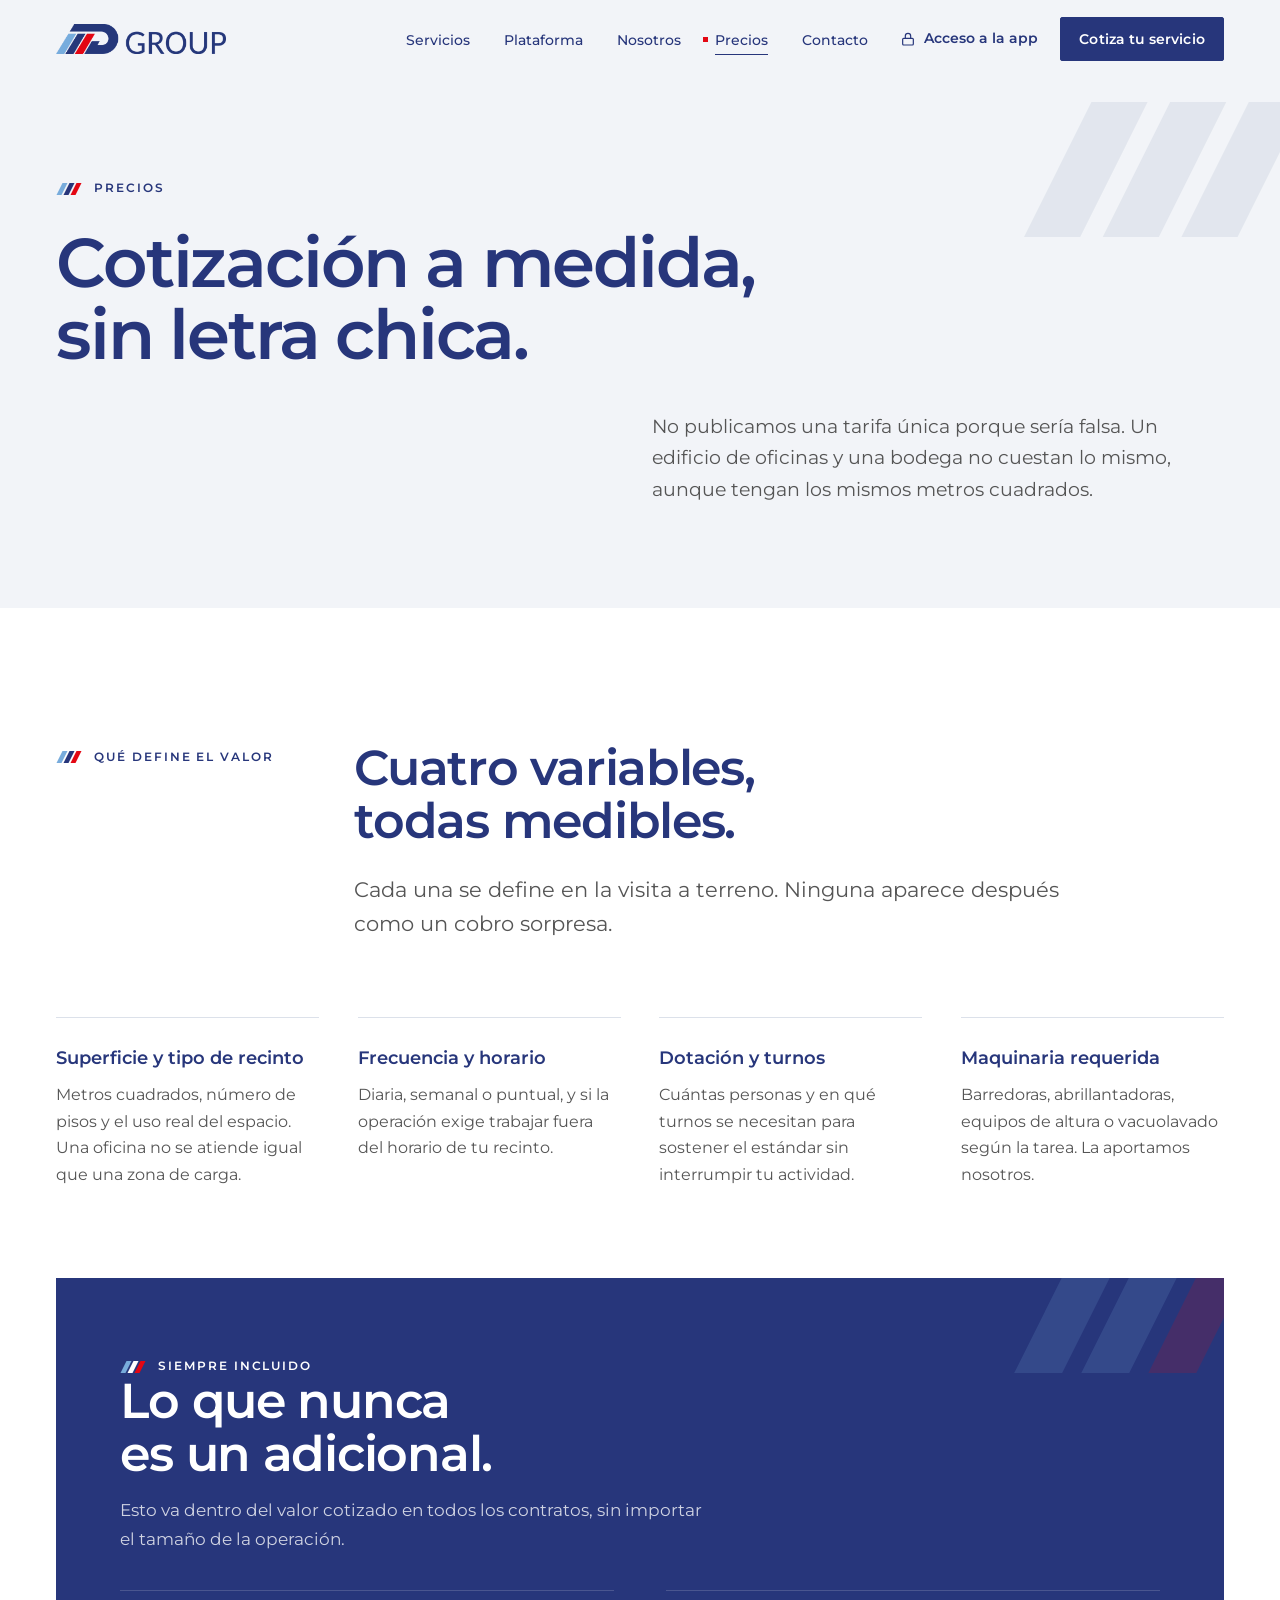
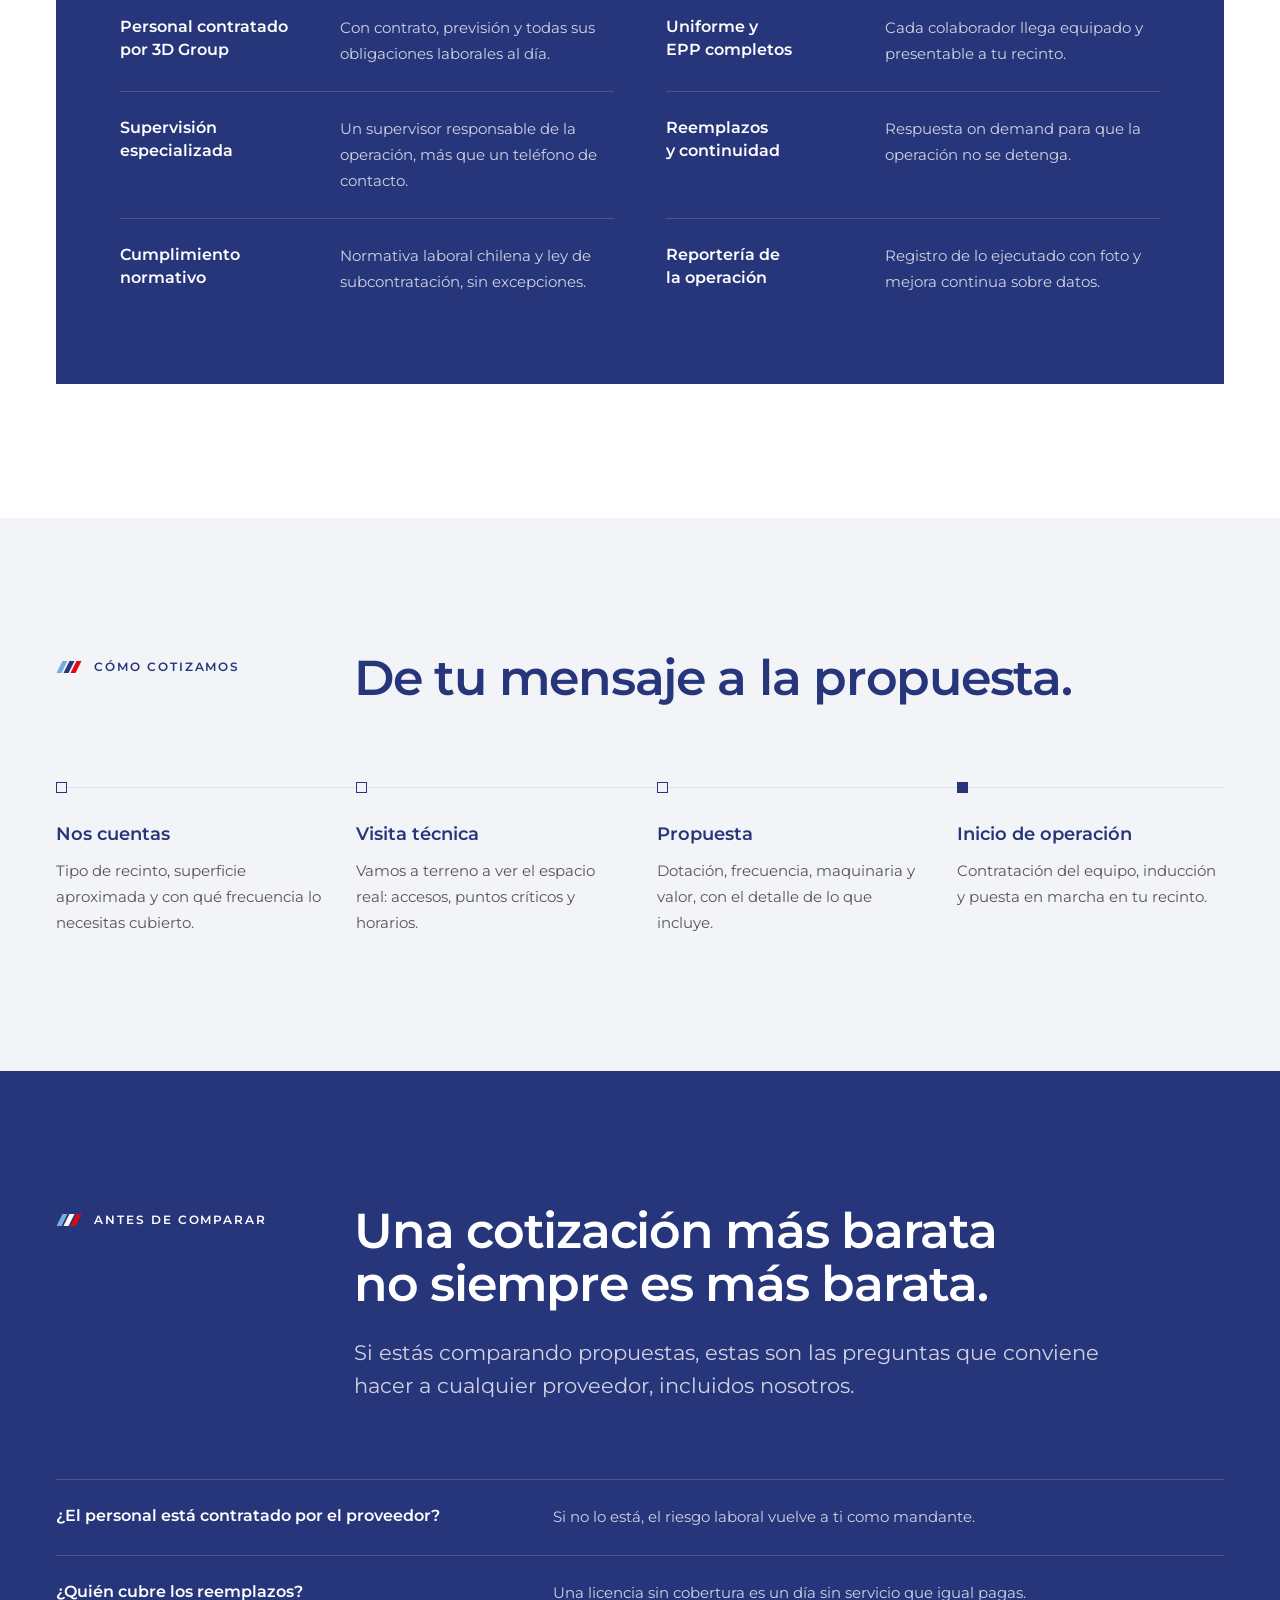
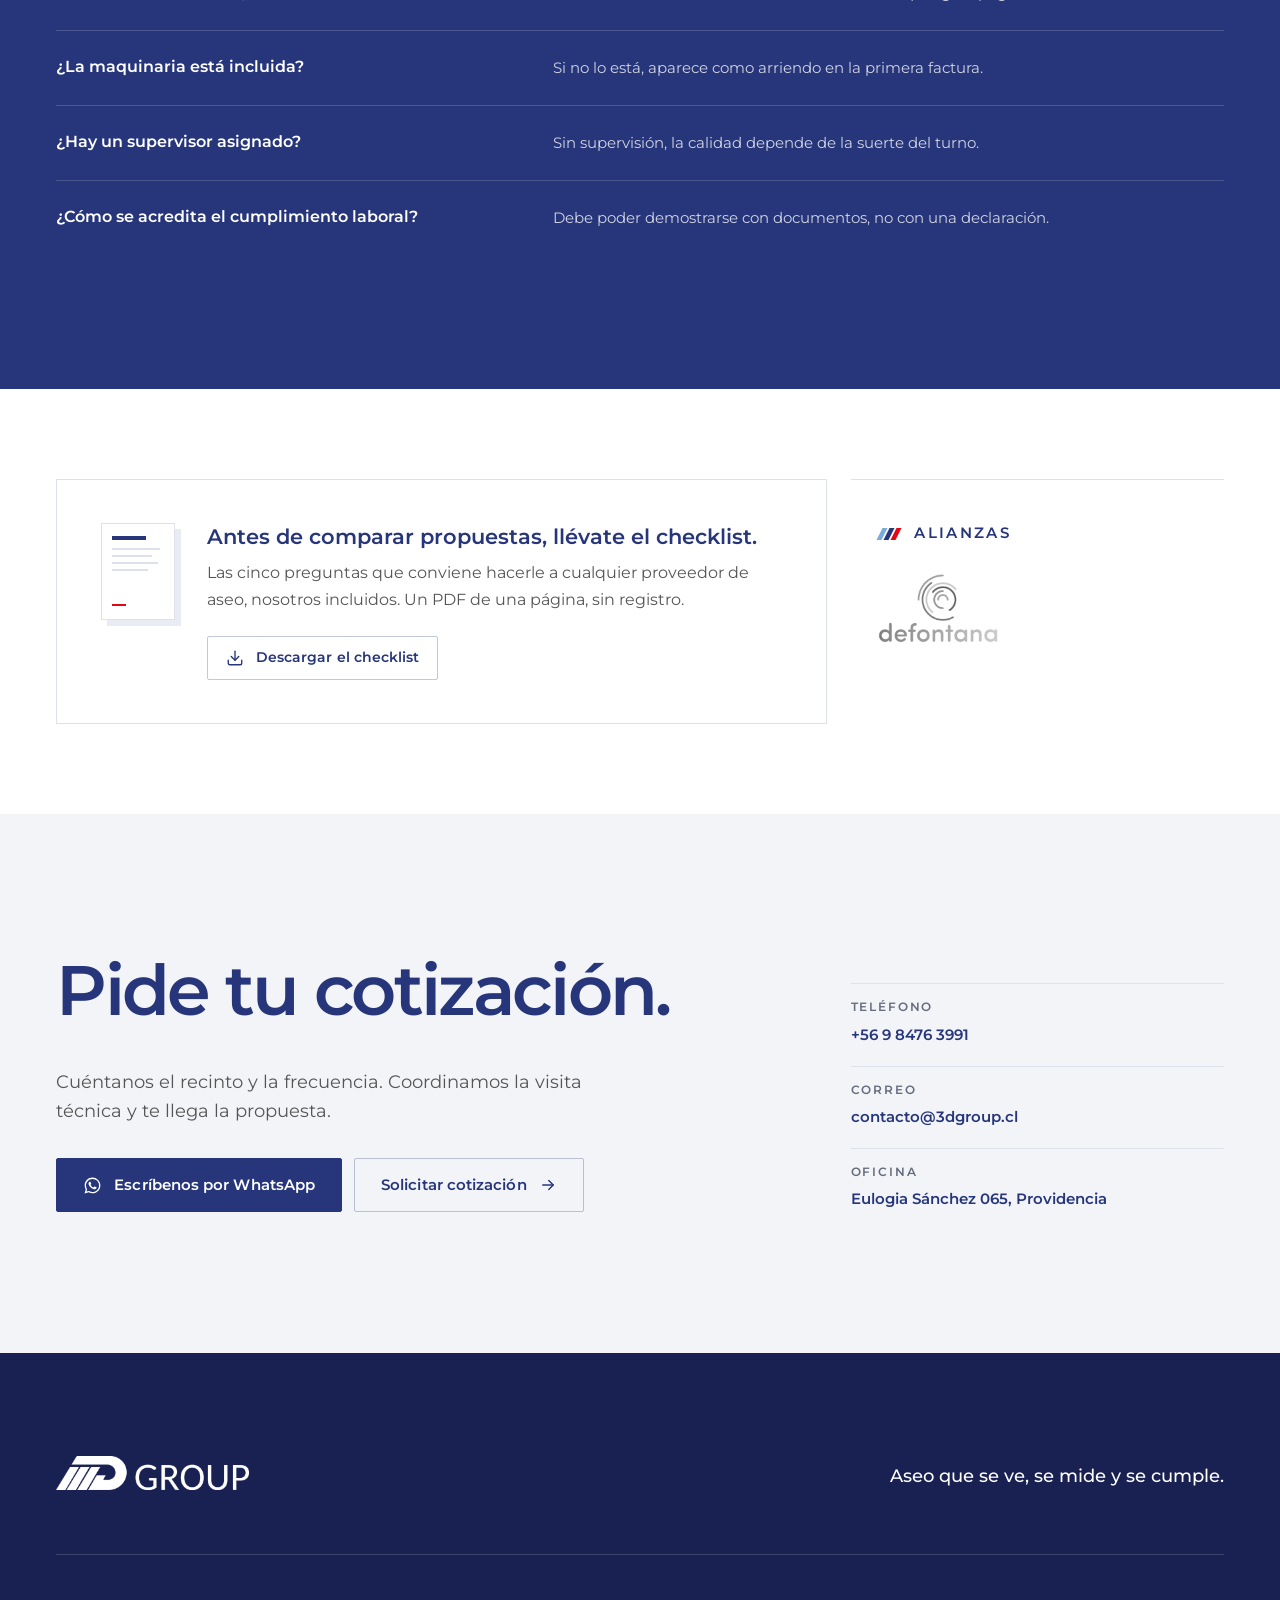
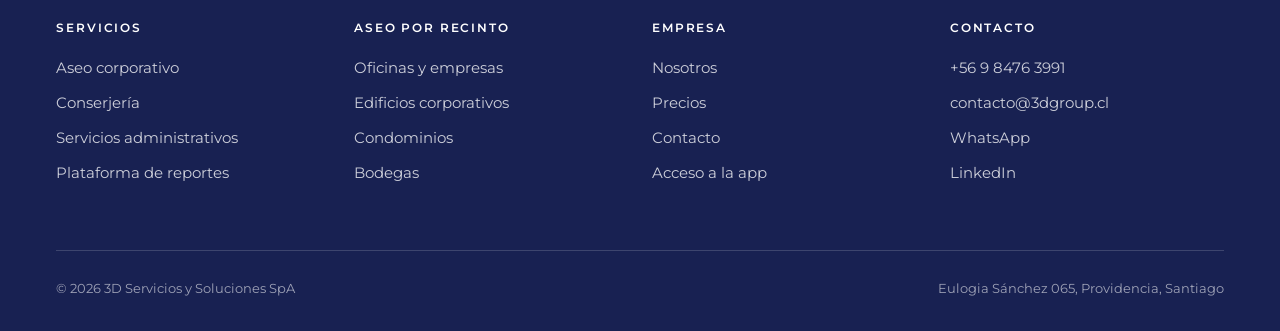
<file: precios.html>
<!DOCTYPE html>
<html lang="es-CL" class="no-js">
<head>
  <meta charset="utf-8">
  <meta name="viewport" content="width=device-width, initial-scale=1, viewport-fit=cover">
  <title>Precios | Cotización a medida | 3D Group</title>
  <meta name="description" content="No publicamos una tarifa única porque el valor depende de superficie, frecuencia, dotación y maquinaria. Mira qué define el precio y qué incluye siempre el servicio.">
  <meta name="author" content="3D Servicios y Soluciones SpA">
  <meta name="theme-color" content="#27367B">
  <link rel="canonical" href="https://www.3dgroup.cl/precios.html">
  <meta property="og:type" content="website">
  <meta property="og:locale" content="es_CL">
  <meta property="og:site_name" content="3D Group">
  <meta property="og:title" content="Precios | Cotización a medida | 3D Group">
  <meta property="og:description" content="No publicamos una tarifa única porque el valor depende de superficie, frecuencia, dotación y maquinaria. Mira qué define el precio y qué incluye siempre el servicio.">
  <meta property="og:url" content="https://www.3dgroup.cl/precios.html">
  <meta property="og:image" content="https://www.3dgroup.cl/assets/img/og-3dgroup.jpg">
  <meta property="og:image:width" content="1200">
  <meta property="og:image:height" content="630">
  <meta name="twitter:card" content="summary_large_image">
  <link rel="icon" href="assets/favicon.ico" sizes="any">
  <link rel="icon" href="assets/img/favicon-256.png" type="image/png">
  <link rel="apple-touch-icon" href="assets/img/apple-touch-icon.png">
  <link rel="preload" href="assets/fonts/montserrat-latin-var.woff2" as="font" type="font/woff2" crossorigin>
  <link rel="stylesheet" href="css/site.css?v=20260925">
  <script>document.documentElement.className=document.documentElement.className.replace("no-js","js");</script>
</head>
<body>
  <svg class="sr-only" width="0" height="0" aria-hidden="true" focusable="false">
  <symbol id="i-flecha" viewBox="0 0 24 24"><path d="M5 12h14"/><path d="m13 6 6 6-6 6"/></symbol>
  <symbol id="i-flecha-diag" viewBox="0 0 24 24"><path d="M7 17 17 7"/><path d="M8 7h9v9"/></symbol>
  <symbol id="i-candado" viewBox="0 0 24 24"><rect x="4" y="11" width="16" height="10" rx="1.5"/><path d="M8 11V7.5a4 4 0 0 1 8 0V11"/></symbol>
  <symbol id="i-cerrar" viewBox="0 0 24 24"><path d="M18 6 6 18"/><path d="m6 6 12 12"/></symbol>
  <symbol id="i-camara" viewBox="0 0 24 24"><path d="M14.5 4h-5L7 7H4a2 2 0 0 0-2 2v9a2 2 0 0 0 2 2h16a2 2 0 0 0 2-2V9a2 2 0 0 0-2-2h-3z"/><circle cx="12" cy="13" r="3.2"/></symbol>
  <symbol id="i-check" viewBox="0 0 24 24"><path d="M20 6 9 17l-5-5"/></symbol>
  <symbol id="i-pin" viewBox="0 0 24 24"><path d="M20 10c0 5-5.5 10.2-7.4 11.8a1 1 0 0 1-1.2 0C9.5 20.2 4 15 4 10a8 8 0 0 1 16 0"/><circle cx="12" cy="10" r="3"/></symbol>
  <symbol id="i-mira" viewBox="0 0 24 24"><circle cx="12" cy="12" r="9"/><path d="M22 12h-4M6 12H2M12 6V2M12 22v-4"/></symbol>
  <symbol id="i-alerta" viewBox="0 0 24 24"><path d="m21.7 18-8-14a2 2 0 0 0-3.4 0l-8 14A2 2 0 0 0 4 21h16a2 2 0 0 0 1.7-3"/><path d="M12 9v4"/><path d="M12 17h.01"/></symbol>
  <symbol id="i-reloj" viewBox="0 0 24 24"><circle cx="12" cy="12" r="9"/><path d="M12 7v5l3 2"/></symbol>
  <symbol id="i-doc" viewBox="0 0 24 24"><path d="M15 2H6a2 2 0 0 0-2 2v16a2 2 0 0 0 2 2h12a2 2 0 0 0 2-2V7z"/><path d="M14 2v5h6"/><path d="M8 13h8M8 17h6"/></symbol>
  <symbol id="i-salir" viewBox="0 0 24 24"><path d="M9 21H5a2 2 0 0 1-2-2V5a2 2 0 0 1 2-2h4"/><path d="m16 17 5-5-5-5"/><path d="M21 12H9"/></symbol>
  <symbol id="i-abajo" viewBox="0 0 24 24"><path d="m6 9 6 6 6-6"/></symbol>
  <symbol id="i-caja" viewBox="0 0 24 24"><path d="M21 8a2 2 0 0 0-1-1.7l-7-4a2 2 0 0 0-2 0l-7 4A2 2 0 0 0 3 8v8a2 2 0 0 0 1 1.7l7 4a2 2 0 0 0 2 0l7-4a2 2 0 0 0 1-1.7z"/><path d="m3.3 7 8.7 5 8.7-5"/><path d="M12 22V12"/></symbol>
  <symbol id="i-campana" viewBox="0 0 24 24"><path d="M6 8a6 6 0 0 1 12 0c0 7 3 9 3 9H3s3-2 3-9"/><path d="M10.3 21a1.9 1.9 0 0 0 3.4 0"/></symbol>
  <symbol id="i-mas" viewBox="0 0 24 24"><path d="M12 5v14M5 12h14"/></symbol>
  <symbol id="i-descarga" viewBox="0 0 24 24"><path d="M21 15v4a2 2 0 0 1-2 2H5a2 2 0 0 1-2-2v-4"/><path d="m7 10 5 5 5-5"/><path d="M12 15V3"/></symbol>
  <symbol id="i-qr" viewBox="0 0 24 24"><rect x="3" y="3" width="6" height="6" rx="1"/><rect x="15" y="3" width="6" height="6" rx="1"/><rect x="3" y="15" width="6" height="6" rx="1"/><path d="M21 15h-3a2 2 0 0 0-2 2v4M21 21v.01M12 7v3a2 2 0 0 1-2 2H7M3 12h.01M12 3h.01M12 16v.01M16 12h1M21 12v.01M12 21v-1"/></symbol>
  <symbol id="i-lista" viewBox="0 0 24 24"><rect x="8" y="2" width="8" height="4" rx="1"/><path d="M16 4h2a2 2 0 0 1 2 2v14a2 2 0 0 1-2 2H6a2 2 0 0 1-2-2V6a2 2 0 0 1 2-2h2"/><path d="m9 14 2 2 4-4"/></symbol>
  <symbol id="i-wa" viewBox="0 0 24 24"><path d="M12.04 2C6.58 2 2.13 6.45 2.13 11.91c0 1.75.46 3.45 1.32 4.95L2 22l5.25-1.38a9.9 9.9 0 0 0 4.79 1.22h.01c5.46 0 9.91-4.45 9.91-9.91 0-2.65-1.03-5.14-2.9-7.01A9.82 9.82 0 0 0 12.04 2zm0 18.15h-.01a8.2 8.2 0 0 1-4.19-1.15l-.3-.18-3.12.82.83-3.04-.2-.31a8.19 8.19 0 0 1-1.26-4.38c0-4.54 3.7-8.24 8.25-8.24 2.2 0 4.27.86 5.83 2.42a8.19 8.19 0 0 1 2.41 5.83c0 4.54-3.7 8.23-8.24 8.23zm4.52-6.16c-.25-.12-1.47-.72-1.69-.81-.23-.08-.39-.12-.56.13-.16.24-.64.8-.78.97-.15.16-.29.18-.54.06-.25-.13-1.05-.39-1.99-1.23-.74-.66-1.23-1.47-1.38-1.72-.14-.25-.01-.38.11-.5.11-.11.25-.29.37-.44.13-.15.17-.25.25-.41.08-.17.04-.31-.02-.44-.06-.12-.56-1.34-.76-1.84-.2-.48-.41-.42-.56-.43h-.48c-.17 0-.44.06-.67.31-.23.25-.87.86-.87 2.09s.9 2.43 1.02 2.6c.12.16 1.76 2.68 4.26 3.76.6.26 1.06.41 1.42.53.6.19 1.14.16 1.57.1.48-.07 1.47-.6 1.68-1.18.21-.58.21-1.08.14-1.18-.06-.11-.22-.17-.47-.29z"/></symbol>
  <symbol id="i-linkedin" viewBox="0 0 24 24"><path d="M20.45 20.45h-3.56v-5.57c0-1.33-.02-3.04-1.85-3.04-1.85 0-2.14 1.45-2.14 2.94v5.67H9.34V9h3.41v1.56h.05c.48-.9 1.64-1.85 3.37-1.85 3.6 0 4.27 2.37 4.27 5.46v6.28zM5.34 7.43a2.06 2.06 0 1 1 0-4.13 2.06 2.06 0 0 1 0 4.13zM7.12 20.45H3.56V9h3.56v11.45zM22.22 0H1.77C.79 0 0 .77 0 1.73v20.54C0 23.23.79 24 1.77 24h20.45c.98 0 1.78-.77 1.78-1.73V1.73C24 .77 23.2 0 22.22 0z"/></symbol>
</svg>

  <a class="saltar" href="#contenido">Saltar al contenido</a>
  <header class="cabecera" data-cabecera>
    <div class="contenedor cabecera__fila">
      <a class="cabecera__marca" href="index.html" aria-label="3D Group, ir al inicio">
        <img class="marca-color" src="assets/img/marca/logo-color.png" alt="3D Group" width="600" height="106">
        <img class="marca-clara" src="assets/img/marca/logo-blanco.png" alt="" width="600" height="106">
      </a>
      <nav class="cabecera__nav" aria-label="Principal">
        <ul class="cabecera__enlaces">
          <li><a href="servicios.html">Servicios</a></li>
          <li><a href="plataforma.html">Plataforma</a></li>
          <li><a href="nosotros.html">Nosotros</a></li>
          <li><a href="precios.html" aria-current="page">Precios</a></li>
          <li><a href="contacto.html">Contacto</a></li>
        </ul>
      </nav>
      <div class="cabecera__acciones">
        <a class="cabecera__app" href="https://reportes.3dgroup.cl" target="_blank" rel="noopener" aria-label="Acceso a la app de reportes (se abre en una pestaña nueva)"><svg class="icono" aria-hidden="true" focusable="false"><use href="#i-candado"/></svg><span>Acceso a la app</span></a>
        <a class="boton boton--primario boton--chico" data-wa href="https://wa.me/56984763991">Cotiza tu servicio</a>
      </div>
      <button class="cabecera__abrir" type="button" aria-expanded="false" aria-controls="menu-movil" data-abrir-menu>
        <span class="sr-only">Abrir menú</span><span class="hamburguesa" aria-hidden="true"></span>
      </button>
    </div>
  </header>
  <div class="menu-movil" id="menu-movil" data-menu-movil role="dialog" aria-modal="true" aria-label="Menú" hidden>
    <div class="contenedor menu-movil__cabeza">
      <a href="index.html" aria-label="3D Group, ir al inicio"><img src="assets/img/marca/logo-blanco.png" alt="3D Group" width="600" height="106"></a>
      <button class="menu-movil__cerrar" type="button" data-cerrar-menu><span class="sr-only">Cerrar menú</span><svg class="icono" aria-hidden="true" focusable="false"><use href="#i-cerrar"/></svg></button>
    </div>
    <nav class="contenedor menu-movil__nav" aria-label="Menú principal">
      <ul>
        <li><a href="index.html">Inicio<svg class="icono" aria-hidden="true" focusable="false"><use href="#i-flecha"/></svg></a></li>
        <li><a href="servicios.html">Servicios<svg class="icono" aria-hidden="true" focusable="false"><use href="#i-flecha"/></svg></a></li>
        <li><a href="plataforma.html">Plataforma<svg class="icono" aria-hidden="true" focusable="false"><use href="#i-flecha"/></svg></a></li>
        <li><a href="nosotros.html">Nosotros<svg class="icono" aria-hidden="true" focusable="false"><use href="#i-flecha"/></svg></a></li>
        <li><a href="precios.html" aria-current="page">Precios<svg class="icono" aria-hidden="true" focusable="false"><use href="#i-flecha"/></svg></a></li>
        <li><a href="contacto.html">Contacto<svg class="icono" aria-hidden="true" focusable="false"><use href="#i-flecha"/></svg></a></li>
      </ul>
    </nav>
    <div class="contenedor menu-movil__pie">
      <a class="boton boton--claro" data-wa href="https://wa.me/56984763991"><svg class="icono icono--wa" aria-hidden="true" focusable="false"><use href="#i-wa"/></svg>Cotiza por WhatsApp</a>
      <a class="boton boton--contorno-claro" href="https://reportes.3dgroup.cl" target="_blank" rel="noopener"><svg class="icono" aria-hidden="true" focusable="false"><use href="#i-candado"/></svg>Acceso a la app</a>
      <p class="menu-movil__datos"><a data-tel data-tel-texto href="tel:+56984763991">+56 9 8476 3991</a><br><a data-correo data-correo-texto href="mailto:contacto@3dgroup.cl">contacto@3dgroup.cl</a></p>
    </div>
  </div>
  <main id="contenido">
<section class="encabezado">
  <div class="contenedor encabezado__grilla">
    <p class="rotulo"><svg class="franja" viewBox="0 0 25 12" aria-hidden="true" focusable="false"><path class="f1" d="M6 0H11L5 12H0Z"/><path class="f2" d="M13 0H18L12 12H7Z"/><path class="f3" d="M20 0H25L19 12H14Z"/></svg>Precios</p>
    <h1 class="t-h1">Cotización a medida, sin letra chica.</h1>
    <div class="encabezado__bajada">
      <p>No publicamos una tarifa única porque sería falsa. Un edificio de oficinas y una bodega no cuestan lo mismo, aunque tengan los mismos metros cuadrados.</p>
    </div>
  </div>
</section>

<section class="seccion" aria-labelledby="t-variables">
  <div class="contenedor">
    <div class="intro">
      <p class="rotulo"><svg class="franja" viewBox="0 0 25 12" aria-hidden="true" focusable="false"><path class="f1" d="M6 0H11L5 12H0Z"/><path class="f2" d="M13 0H18L12 12H7Z"/><path class="f3" d="M20 0H25L19 12H14Z"/></svg>Qué define el valor</p>
      <div class="intro__cuerpo">
        <h2 class="t-h2" id="t-variables">Cuatro variables, todas medibles.</h2>
        <p class="t-bajada">Cada una se define en la visita a terreno. Ninguna aparece después como un cobro sorpresa.</p>
      </div>
    </div>
    <ul class="columnas columnas--4">
      <li><h3>Superficie y tipo de recinto</h3><p>Metros cuadrados, número de pisos y el uso real del espacio. Una oficina no se atiende igual que una zona de carga.</p></li>
      <li><h3>Frecuencia y horario</h3><p>Diaria, semanal o puntual, y si la operación exige trabajar fuera del horario de tu recinto.</p></li>
      <li><h3>Dotación y turnos</h3><p>Cuántas personas y en qué turnos se necesitan para sostener el estándar sin interrumpir tu actividad.</p></li>
      <li><h3>Maquinaria requerida</h3><p>Barredoras, abrillantadoras, equipos de altura o vacuolavado según la tarea. La aportamos nosotros.</p></li>
    </ul>

    <div class="panel-navy panel-incluye">
      <div class="panel-navy__cabeza">
        <p class="rotulo rotulo--claro"><svg class="franja" viewBox="0 0 25 12" aria-hidden="true" focusable="false"><path class="f1" d="M6 0H11L5 12H0Z"/><path class="f2" d="M13 0H18L12 12H7Z"/><path class="f3" d="M20 0H25L19 12H14Z"/></svg>Siempre incluido</p>
        <h3 class="t-h2">Lo que nunca es un adicional.</h3>
        <p>Esto va dentro del valor cotizado en todos los contratos, sin importar el tamaño de la operación.</p>
      </div>
      <ul class="puntos">
  <li><h3>Personal contratado por 3D Group</h3><p>Con contrato, previsión y todas sus obligaciones laborales al día.</p></li>
  <li><h3>Uniforme y EPP completos</h3><p>Cada colaborador llega equipado y presentable a tu recinto.</p></li>
  <li><h3>Supervisión especializada</h3><p>Un supervisor responsable de la operación, más que un teléfono de contacto.</p></li>
  <li><h3>Reemplazos y continuidad</h3><p>Respuesta on demand para que la operación no se detenga.</p></li>
  <li><h3>Cumplimiento normativo</h3><p>Normativa laboral chilena y ley de subcontratación, sin excepciones.</p></li>
  <li><h3>Reportería de la operación</h3><p>Registro de lo ejecutado con foto y mejora continua sobre datos.</p></li>
</ul>

    </div>
  </div>
</section>

<section class="seccion seccion--niebla" aria-labelledby="t-cotizamos">
  <div class="contenedor">
    <div class="intro">
      <p class="rotulo"><svg class="franja" viewBox="0 0 25 12" aria-hidden="true" focusable="false"><path class="f1" d="M6 0H11L5 12H0Z"/><path class="f2" d="M13 0H18L12 12H7Z"/><path class="f3" d="M20 0H25L19 12H14Z"/></svg>Cómo cotizamos</p>
      <div class="intro__cuerpo">
        <h2 class="t-h2" id="t-cotizamos">De tu mensaje a la propuesta.</h2>
      </div>
    </div>
    <ol class="etapas">
      <li class="etapa"><h3>Nos cuentas</h3><p>Tipo de recinto, superficie aproximada y con qué frecuencia lo necesitas cubierto.</p></li>
      <li class="etapa"><h3>Visita técnica</h3><p>Vamos a terreno a ver el espacio real: accesos, puntos críticos y horarios.</p></li>
      <li class="etapa"><h3>Propuesta</h3><p>Dotación, frecuencia, maquinaria y valor, con el detalle de lo que incluye.</p></li>
      <li class="etapa"><h3>Inicio de operación</h3><p>Contratación del equipo, inducción y puesta en marcha en tu recinto.</p></li>
    </ol>
  </div>
</section>

<section class="seccion seccion--navy" aria-labelledby="t-comparar">
  <div class="contenedor">
    <div class="intro">
      <p class="rotulo rotulo--claro"><svg class="franja" viewBox="0 0 25 12" aria-hidden="true" focusable="false"><path class="f1" d="M6 0H11L5 12H0Z"/><path class="f2" d="M13 0H18L12 12H7Z"/><path class="f3" d="M20 0H25L19 12H14Z"/></svg>Antes de comparar</p>
      <div class="intro__cuerpo">
        <h2 class="t-h2" id="t-comparar">Una cotización más barata no siempre es más barata.</h2>
        <p class="t-bajada">Si estás comparando propuestas, estas son las preguntas que conviene hacer a cualquier proveedor, incluidos nosotros.</p>
      </div>
    </div>
    <ul class="puntos puntos--una">
      <li><h3>¿El personal está contratado por el proveedor?</h3><p>Si no lo está, el riesgo laboral vuelve a ti como mandante.</p></li>
      <li><h3>¿Quién cubre los reemplazos?</h3><p>Una licencia sin cobertura es un día sin servicio que igual pagas.</p></li>
      <li><h3>¿La maquinaria está incluida?</h3><p>Si no lo está, aparece como arriendo en la primera factura.</p></li>
      <li><h3>¿Hay un supervisor asignado?</h3><p>Sin supervisión, la calidad depende de la suerte del turno.</p></li>
      <li><h3>¿Cómo se acredita el cumplimiento laboral?</h3><p>Debe poder demostrarse con documentos, no con una declaración.</p></li>
    </ul>
  </div>
</section>

<section class="seccion seccion--ajustada" aria-label="Recursos">
  <div class="contenedor">
    <div class="recursos">
  <div class="recurso">
    <span class="recurso__hoja" aria-hidden="true"></span>
    <div>
      <h3>Antes de comparar propuestas, llévate el checklist.</h3>
      <p>Las cinco preguntas que conviene hacerle a cualquier proveedor de aseo, nosotros incluidos. Un PDF de una página, sin registro.</p>
      <div class="botones">
        <a class="boton boton--secundario boton--chico" href="assets/descargas/checklist-proveedor-aseo-3d-group.pdf" download><svg class="icono" aria-hidden="true" focusable="false"><use href="#i-descarga"/></svg>Descargar el checklist</a>
      </div>
    </div>
  </div>
  <div class="alianzas">
    <p class="rotulo"><svg class="franja" viewBox="0 0 25 12" aria-hidden="true" focusable="false"><path class="f1" d="M6 0H11L5 12H0Z"/><path class="f2" d="M13 0H18L12 12H7Z"/><path class="f3" d="M20 0H25L19 12H14Z"/></svg>Alianzas</p>
    <img src="assets/img/alliances/Defontana.png" alt="Defontana" width="186" height="110" loading="lazy" decoding="async">
  </div>
</div>

  </div>
</section>

<section class="cierre" aria-labelledby="t-cierre">
  <div class="contenedor cierre__grilla">
    <h2 id="t-cierre">Pide tu cotización.</h2>
    <div class="cierre__texto">
      <p>Cuéntanos el recinto y la frecuencia. Coordinamos la visita técnica y te llega la propuesta.</p>
      <div class="botones">
        <a class="boton boton--primario" data-wa href="https://wa.me/56984763991"><svg class="icono icono--wa" aria-hidden="true" focusable="false"><use href="#i-wa"/></svg>Escríbenos por WhatsApp</a>
        <a class="boton boton--secundario" href="contacto.html">Solicitar cotización<svg class="icono icono--flecha" aria-hidden="true" focusable="false"><use href="#i-flecha"/></svg></a>
      </div>
      <p class="promesa" data-promesa></p>
    </div>
    <div class="cierre__datos">
      <div><small>Teléfono</small><a data-tel data-tel-texto href="tel:+56984763991">+56 9 8476 3991</a></div>
      <div><small>Correo</small><a data-correo data-correo-texto href="mailto:contacto@3dgroup.cl">contacto@3dgroup.cl</a></div>
      <div><small>Oficina</small><span>Eulogia Sánchez 065, Providencia</span></div>
    </div>
  </div>
</section>


  </main>
  <footer class="pie">
    <div class="contenedor">
      <div class="pie__arriba">
        <a href="index.html" aria-label="3D Group, ir al inicio"><img src="assets/img/marca/logo-blanco.png" alt="3D Group" width="600" height="106" loading="lazy" decoding="async"></a>
        <p class="pie__lema">Aseo que se ve, se mide y se cumple.</p>
      </div>
      <div class="pie__columnas">
        <div>
          <h2>Servicios</h2>
          <ul>
            <li><a href="servicios.html#aseo-corporativo">Aseo corporativo</a></li>
            <li><a href="servicios.html#conserjeria">Conserjería</a></li>
            <li><a href="servicios.html#administrativos">Servicios administrativos</a></li>
            <li><a href="plataforma.html">Plataforma de reportes</a></li>
          </ul>
        </div>
        <div>
          <h2>Aseo por recinto</h2>
          <ul>
            <li><a href="aseo-oficinas.html">Oficinas y empresas</a></li>
            <li><a href="aseo-edificios-corporativos.html">Edificios corporativos</a></li>
            <li><a href="aseo-condominios.html">Condominios</a></li>
            <li><a href="aseo-bodegas.html">Bodegas</a></li>
          </ul>
        </div>
        <div>
          <h2>Empresa</h2>
          <ul>
            <li><a href="nosotros.html">Nosotros</a></li>
            <li><a href="precios.html">Precios</a></li>
            <li><a href="contacto.html">Contacto</a></li>
            <li><a href="https://reportes.3dgroup.cl" target="_blank" rel="noopener">Acceso a la app</a></li>
          </ul>
        </div>
        <div>
          <h2>Contacto</h2>
          <ul>
            <li><a data-tel data-tel-texto href="tel:+56984763991">+56 9 8476 3991</a></li>
            <li><a data-correo data-correo-texto href="mailto:contacto@3dgroup.cl">contacto@3dgroup.cl</a></li>
            <li><a data-wa href="https://wa.me/56984763991">WhatsApp</a></li>
            <li><a href="https://www.linkedin.com/company/3dgroup-chile" target="_blank" rel="noopener">LinkedIn</a></li>
          </ul>
        </div>
      </div>
      <div class="pie__base">
        <p>&copy; <span data-anio>2026</span> 3D Servicios y Soluciones SpA</p>
        <address>Eulogia Sánchez 065, Providencia, Santiago</address>
      </div>
    </div>
  </footer>
  <a class="wa-flotante" data-wa data-wa-flotante href="https://wa.me/56984763991" target="_blank" rel="noopener" aria-label="Escríbenos por WhatsApp (se abre en una pestaña nueva)"><svg aria-hidden="true" focusable="false"><use href="#i-wa"/></svg><span class="wa-flotante__texto">WhatsApp</span></a>
  <script src="js/config.js?v=20260925"></script>
  <script src="js/site.js?v=20260925"></script>
</body>
</html>
</file>
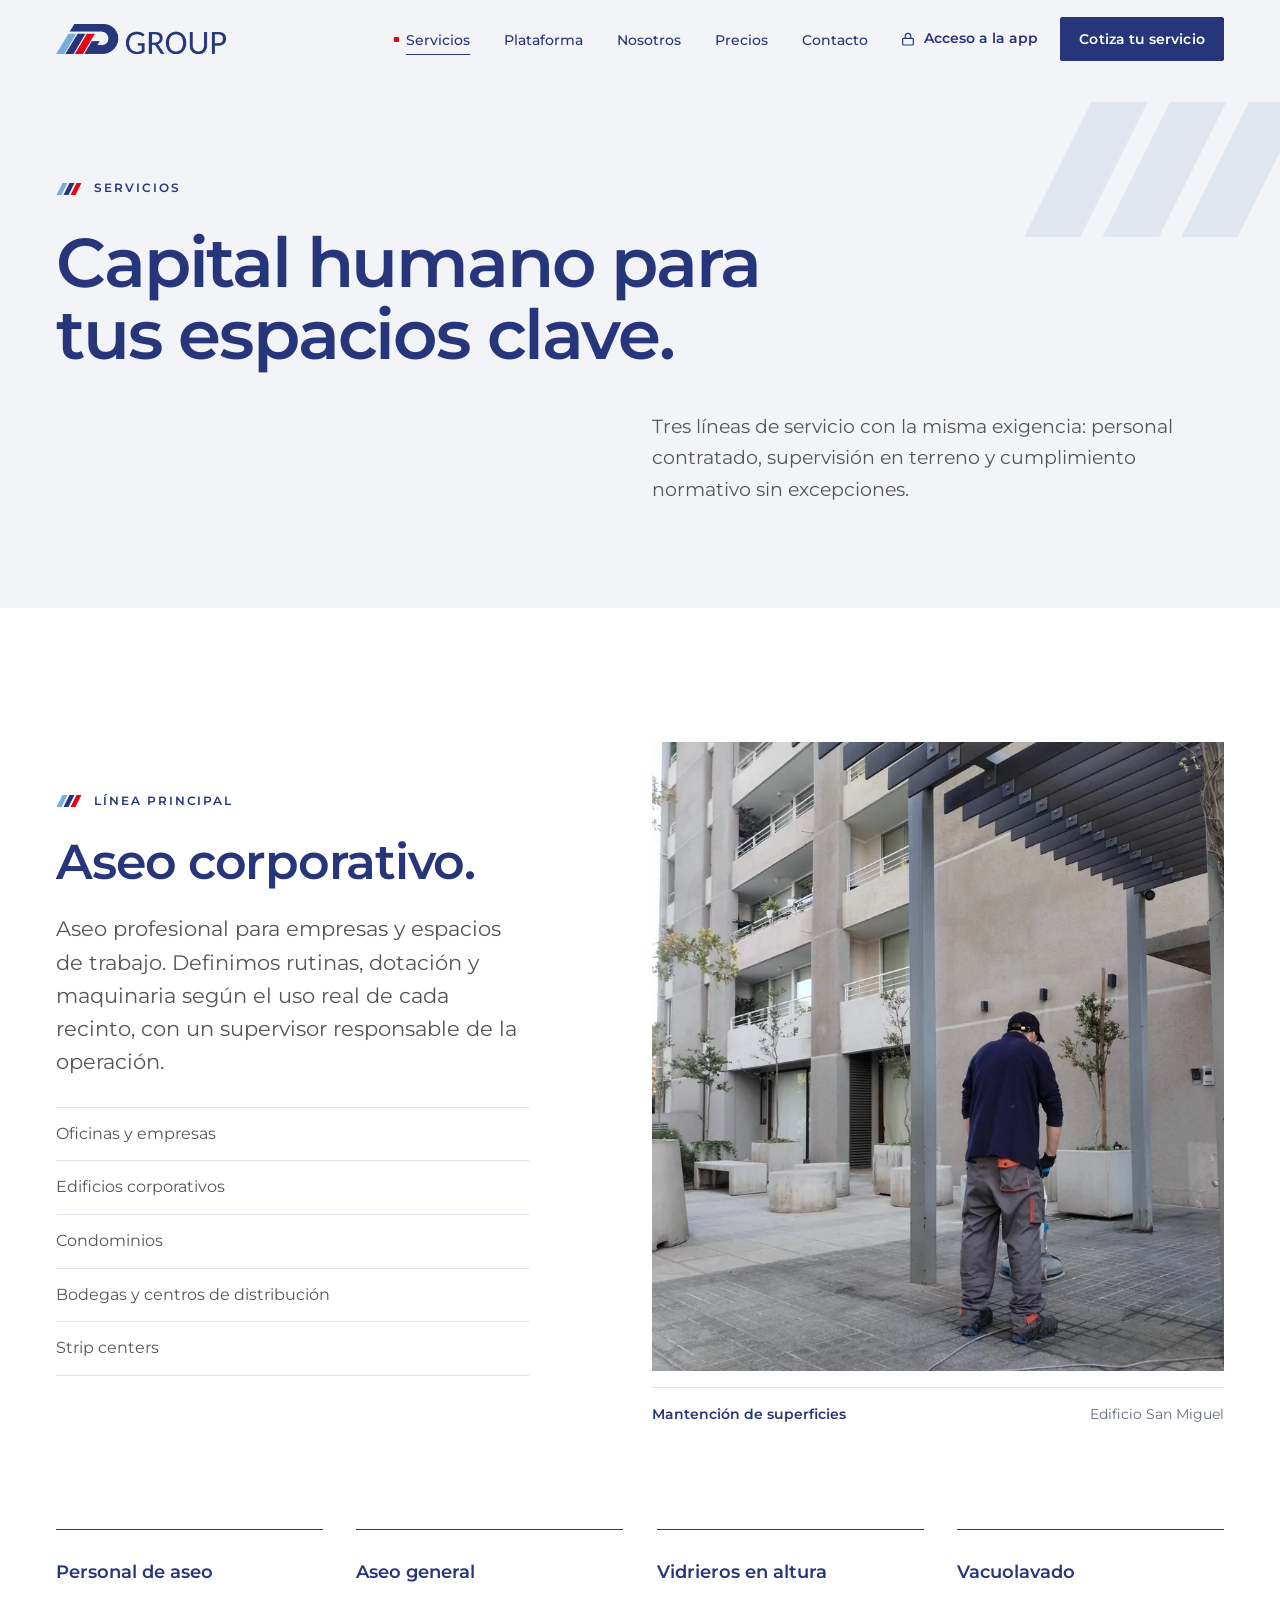
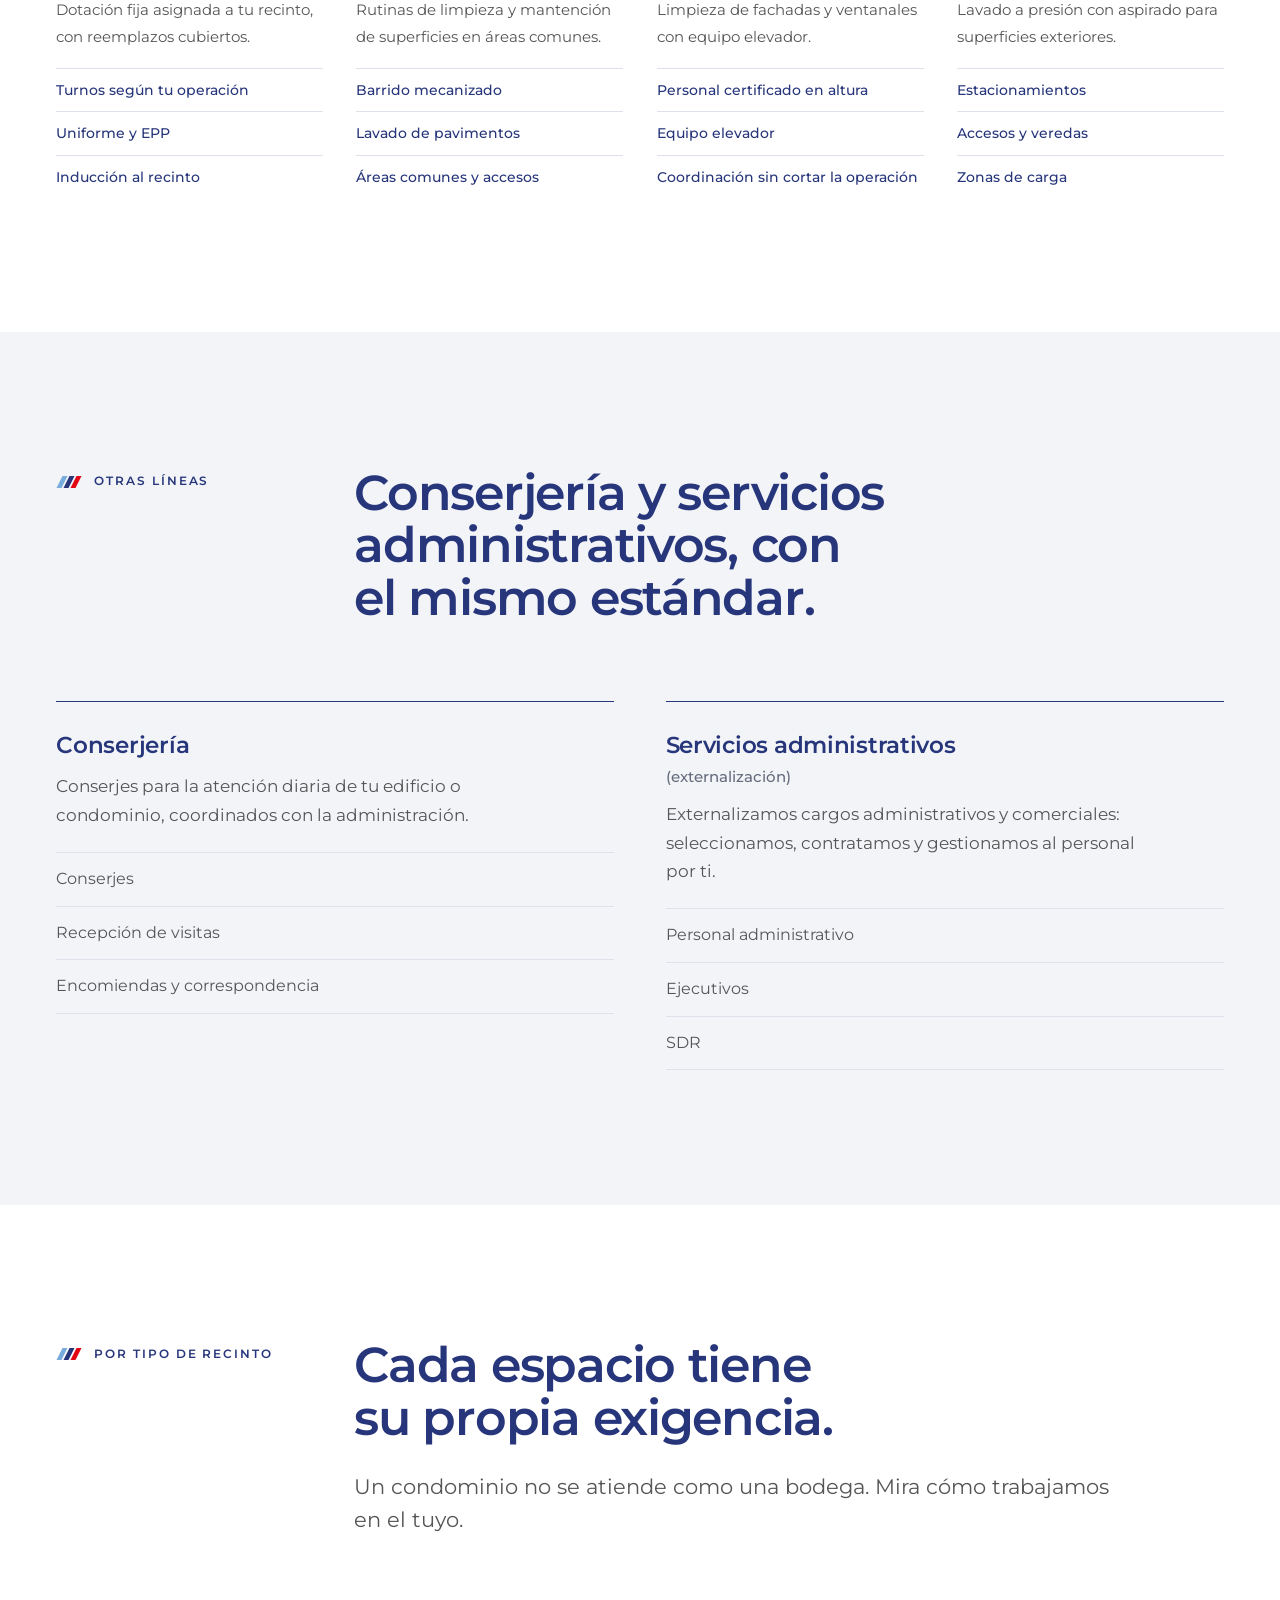
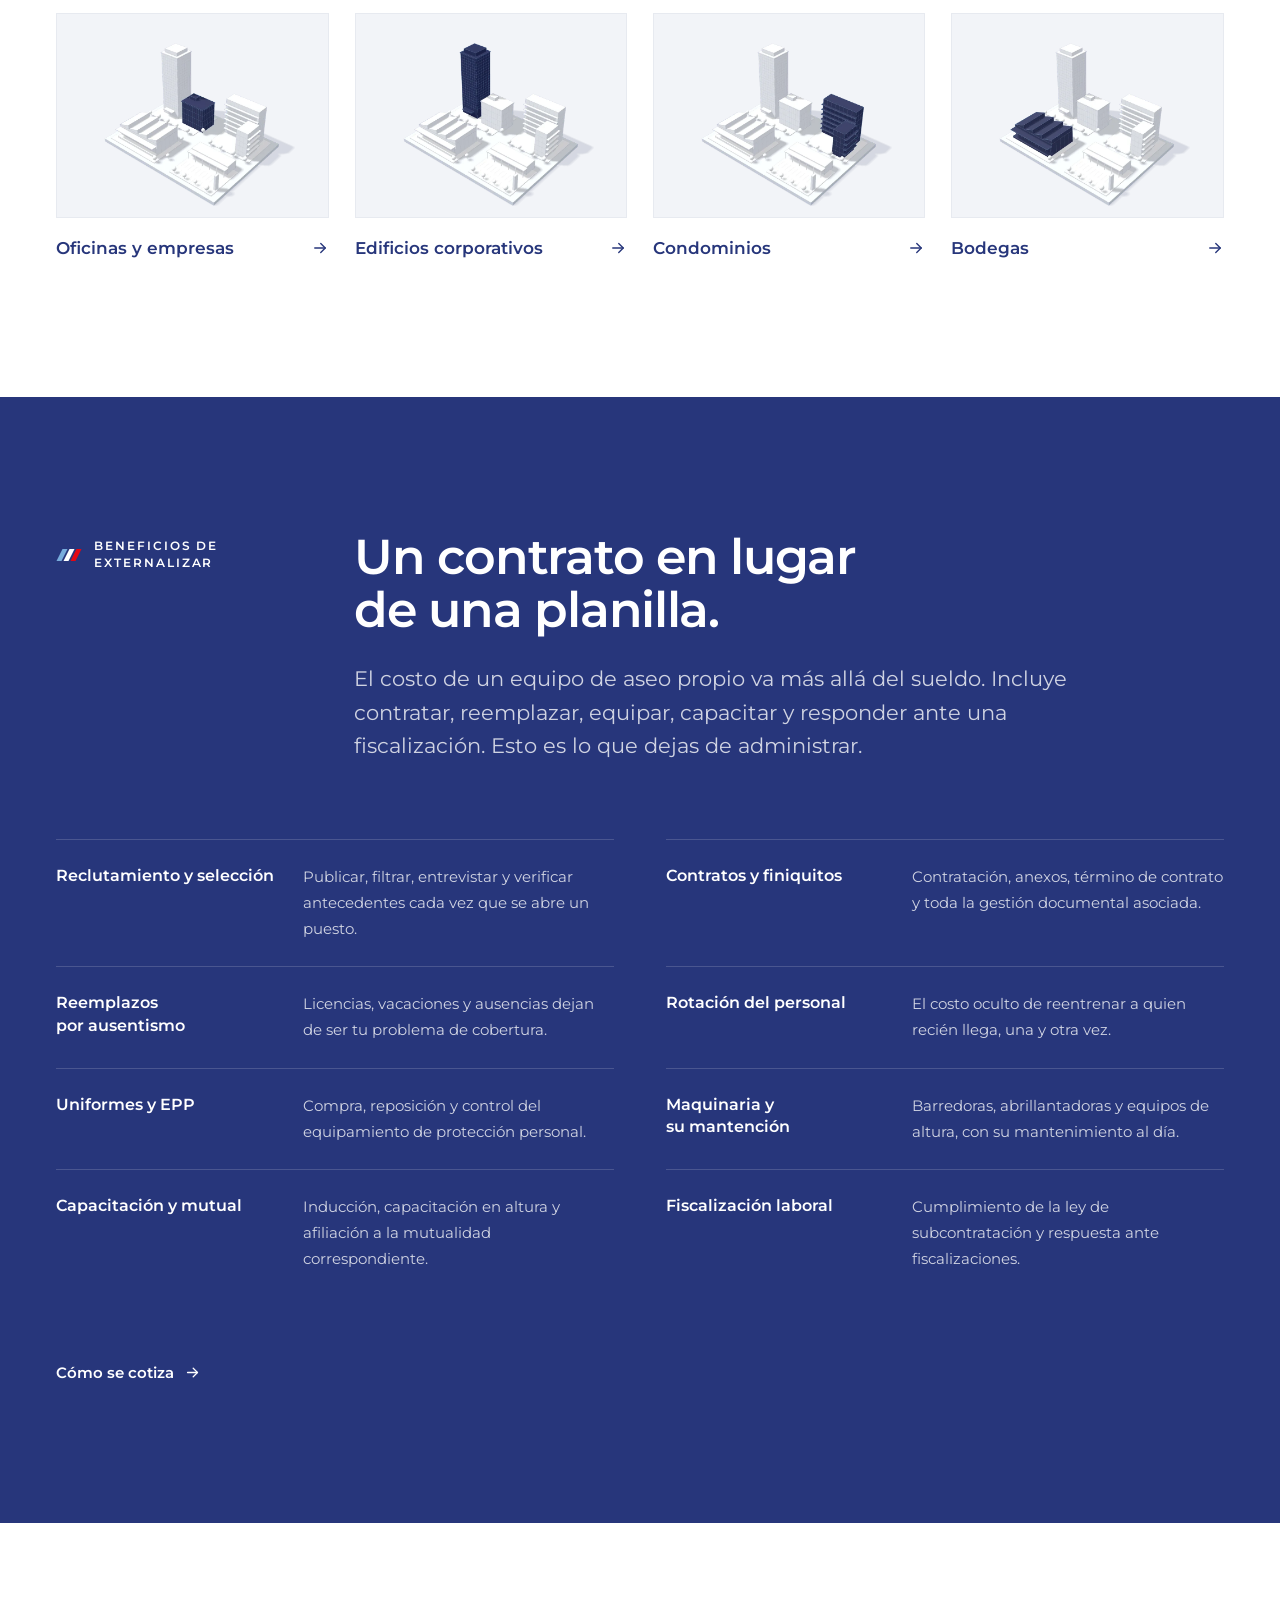
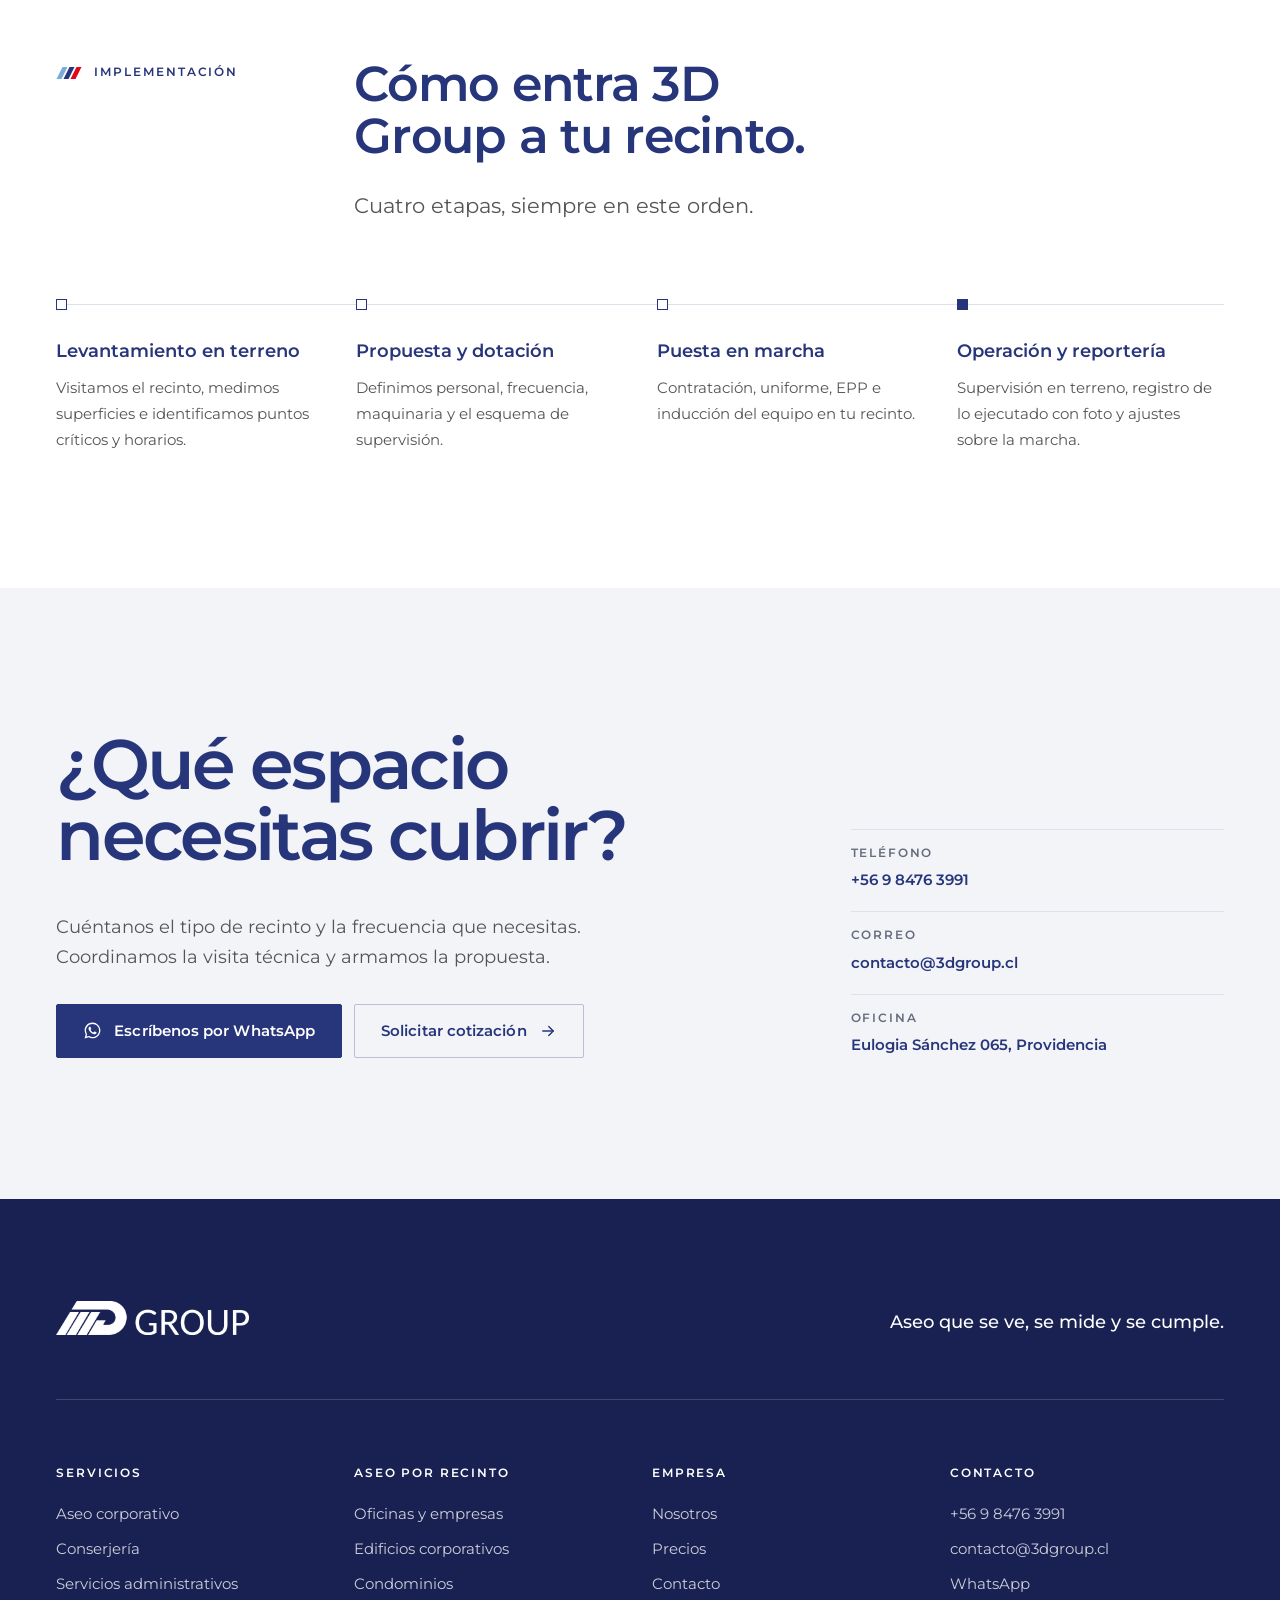
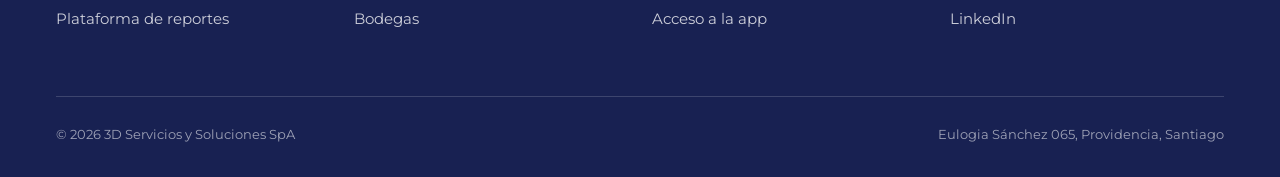
<file: servicios.html>
<!DOCTYPE html>
<html lang="es-CL" class="no-js">
<head>
  <meta charset="utf-8">
  <meta name="viewport" content="width=device-width, initial-scale=1, viewport-fit=cover">
  <title>Servicios | Aseo, conserjería y servicios administrativos | 3D Group</title>
  <meta name="description" content="Aseo integral, vidrieros en altura, vacuolavado, conserjería y externalización de servicios administrativos. Qué incluye cada servicio y qué dejas de administrar.">
  <meta name="author" content="3D Servicios y Soluciones SpA">
  <meta name="theme-color" content="#27367B">
  <link rel="canonical" href="https://www.3dgroup.cl/servicios.html">
  <meta property="og:type" content="website">
  <meta property="og:locale" content="es_CL">
  <meta property="og:site_name" content="3D Group">
  <meta property="og:title" content="Servicios | Aseo, conserjería y servicios administrativos | 3D Group">
  <meta property="og:description" content="Aseo integral, vidrieros en altura, vacuolavado, conserjería y externalización de servicios administrativos. Qué incluye cada servicio y qué dejas de administrar.">
  <meta property="og:url" content="https://www.3dgroup.cl/servicios.html">
  <meta property="og:image" content="https://www.3dgroup.cl/assets/img/og-3dgroup.jpg">
  <meta property="og:image:width" content="1200">
  <meta property="og:image:height" content="630">
  <meta name="twitter:card" content="summary_large_image">
  <link rel="icon" href="assets/favicon.ico" sizes="any">
  <link rel="icon" href="assets/img/favicon-256.png" type="image/png">
  <link rel="apple-touch-icon" href="assets/img/apple-touch-icon.png">
  <link rel="preload" href="assets/fonts/montserrat-latin-var.woff2" as="font" type="font/woff2" crossorigin>
  <link rel="stylesheet" href="css/site.css?v=20260925">
  <script>document.documentElement.className=document.documentElement.className.replace("no-js","js");</script>
</head>
<body>
  <svg class="sr-only" width="0" height="0" aria-hidden="true" focusable="false">
  <symbol id="i-flecha" viewBox="0 0 24 24"><path d="M5 12h14"/><path d="m13 6 6 6-6 6"/></symbol>
  <symbol id="i-flecha-diag" viewBox="0 0 24 24"><path d="M7 17 17 7"/><path d="M8 7h9v9"/></symbol>
  <symbol id="i-candado" viewBox="0 0 24 24"><rect x="4" y="11" width="16" height="10" rx="1.5"/><path d="M8 11V7.5a4 4 0 0 1 8 0V11"/></symbol>
  <symbol id="i-cerrar" viewBox="0 0 24 24"><path d="M18 6 6 18"/><path d="m6 6 12 12"/></symbol>
  <symbol id="i-camara" viewBox="0 0 24 24"><path d="M14.5 4h-5L7 7H4a2 2 0 0 0-2 2v9a2 2 0 0 0 2 2h16a2 2 0 0 0 2-2V9a2 2 0 0 0-2-2h-3z"/><circle cx="12" cy="13" r="3.2"/></symbol>
  <symbol id="i-check" viewBox="0 0 24 24"><path d="M20 6 9 17l-5-5"/></symbol>
  <symbol id="i-pin" viewBox="0 0 24 24"><path d="M20 10c0 5-5.5 10.2-7.4 11.8a1 1 0 0 1-1.2 0C9.5 20.2 4 15 4 10a8 8 0 0 1 16 0"/><circle cx="12" cy="10" r="3"/></symbol>
  <symbol id="i-mira" viewBox="0 0 24 24"><circle cx="12" cy="12" r="9"/><path d="M22 12h-4M6 12H2M12 6V2M12 22v-4"/></symbol>
  <symbol id="i-alerta" viewBox="0 0 24 24"><path d="m21.7 18-8-14a2 2 0 0 0-3.4 0l-8 14A2 2 0 0 0 4 21h16a2 2 0 0 0 1.7-3"/><path d="M12 9v4"/><path d="M12 17h.01"/></symbol>
  <symbol id="i-reloj" viewBox="0 0 24 24"><circle cx="12" cy="12" r="9"/><path d="M12 7v5l3 2"/></symbol>
  <symbol id="i-doc" viewBox="0 0 24 24"><path d="M15 2H6a2 2 0 0 0-2 2v16a2 2 0 0 0 2 2h12a2 2 0 0 0 2-2V7z"/><path d="M14 2v5h6"/><path d="M8 13h8M8 17h6"/></symbol>
  <symbol id="i-salir" viewBox="0 0 24 24"><path d="M9 21H5a2 2 0 0 1-2-2V5a2 2 0 0 1 2-2h4"/><path d="m16 17 5-5-5-5"/><path d="M21 12H9"/></symbol>
  <symbol id="i-abajo" viewBox="0 0 24 24"><path d="m6 9 6 6 6-6"/></symbol>
  <symbol id="i-caja" viewBox="0 0 24 24"><path d="M21 8a2 2 0 0 0-1-1.7l-7-4a2 2 0 0 0-2 0l-7 4A2 2 0 0 0 3 8v8a2 2 0 0 0 1 1.7l7 4a2 2 0 0 0 2 0l7-4a2 2 0 0 0 1-1.7z"/><path d="m3.3 7 8.7 5 8.7-5"/><path d="M12 22V12"/></symbol>
  <symbol id="i-campana" viewBox="0 0 24 24"><path d="M6 8a6 6 0 0 1 12 0c0 7 3 9 3 9H3s3-2 3-9"/><path d="M10.3 21a1.9 1.9 0 0 0 3.4 0"/></symbol>
  <symbol id="i-mas" viewBox="0 0 24 24"><path d="M12 5v14M5 12h14"/></symbol>
  <symbol id="i-descarga" viewBox="0 0 24 24"><path d="M21 15v4a2 2 0 0 1-2 2H5a2 2 0 0 1-2-2v-4"/><path d="m7 10 5 5 5-5"/><path d="M12 15V3"/></symbol>
  <symbol id="i-qr" viewBox="0 0 24 24"><rect x="3" y="3" width="6" height="6" rx="1"/><rect x="15" y="3" width="6" height="6" rx="1"/><rect x="3" y="15" width="6" height="6" rx="1"/><path d="M21 15h-3a2 2 0 0 0-2 2v4M21 21v.01M12 7v3a2 2 0 0 1-2 2H7M3 12h.01M12 3h.01M12 16v.01M16 12h1M21 12v.01M12 21v-1"/></symbol>
  <symbol id="i-lista" viewBox="0 0 24 24"><rect x="8" y="2" width="8" height="4" rx="1"/><path d="M16 4h2a2 2 0 0 1 2 2v14a2 2 0 0 1-2 2H6a2 2 0 0 1-2-2V6a2 2 0 0 1 2-2h2"/><path d="m9 14 2 2 4-4"/></symbol>
  <symbol id="i-wa" viewBox="0 0 24 24"><path d="M12.04 2C6.58 2 2.13 6.45 2.13 11.91c0 1.75.46 3.45 1.32 4.95L2 22l5.25-1.38a9.9 9.9 0 0 0 4.79 1.22h.01c5.46 0 9.91-4.45 9.91-9.91 0-2.65-1.03-5.14-2.9-7.01A9.82 9.82 0 0 0 12.04 2zm0 18.15h-.01a8.2 8.2 0 0 1-4.19-1.15l-.3-.18-3.12.82.83-3.04-.2-.31a8.19 8.19 0 0 1-1.26-4.38c0-4.54 3.7-8.24 8.25-8.24 2.2 0 4.27.86 5.83 2.42a8.19 8.19 0 0 1 2.41 5.83c0 4.54-3.7 8.23-8.24 8.23zm4.52-6.16c-.25-.12-1.47-.72-1.69-.81-.23-.08-.39-.12-.56.13-.16.24-.64.8-.78.97-.15.16-.29.18-.54.06-.25-.13-1.05-.39-1.99-1.23-.74-.66-1.23-1.47-1.38-1.72-.14-.25-.01-.38.11-.5.11-.11.25-.29.37-.44.13-.15.17-.25.25-.41.08-.17.04-.31-.02-.44-.06-.12-.56-1.34-.76-1.84-.2-.48-.41-.42-.56-.43h-.48c-.17 0-.44.06-.67.31-.23.25-.87.86-.87 2.09s.9 2.43 1.02 2.6c.12.16 1.76 2.68 4.26 3.76.6.26 1.06.41 1.42.53.6.19 1.14.16 1.57.1.48-.07 1.47-.6 1.68-1.18.21-.58.21-1.08.14-1.18-.06-.11-.22-.17-.47-.29z"/></symbol>
  <symbol id="i-linkedin" viewBox="0 0 24 24"><path d="M20.45 20.45h-3.56v-5.57c0-1.33-.02-3.04-1.85-3.04-1.85 0-2.14 1.45-2.14 2.94v5.67H9.34V9h3.41v1.56h.05c.48-.9 1.64-1.85 3.37-1.85 3.6 0 4.27 2.37 4.27 5.46v6.28zM5.34 7.43a2.06 2.06 0 1 1 0-4.13 2.06 2.06 0 0 1 0 4.13zM7.12 20.45H3.56V9h3.56v11.45zM22.22 0H1.77C.79 0 0 .77 0 1.73v20.54C0 23.23.79 24 1.77 24h20.45c.98 0 1.78-.77 1.78-1.73V1.73C24 .77 23.2 0 22.22 0z"/></symbol>
</svg>

  <a class="saltar" href="#contenido">Saltar al contenido</a>
  <header class="cabecera" data-cabecera>
    <div class="contenedor cabecera__fila">
      <a class="cabecera__marca" href="index.html" aria-label="3D Group, ir al inicio">
        <img class="marca-color" src="assets/img/marca/logo-color.png" alt="3D Group" width="600" height="106">
        <img class="marca-clara" src="assets/img/marca/logo-blanco.png" alt="" width="600" height="106">
      </a>
      <nav class="cabecera__nav" aria-label="Principal">
        <ul class="cabecera__enlaces">
          <li><a href="servicios.html" aria-current="page">Servicios</a></li>
          <li><a href="plataforma.html">Plataforma</a></li>
          <li><a href="nosotros.html">Nosotros</a></li>
          <li><a href="precios.html">Precios</a></li>
          <li><a href="contacto.html">Contacto</a></li>
        </ul>
      </nav>
      <div class="cabecera__acciones">
        <a class="cabecera__app" href="https://reportes.3dgroup.cl" target="_blank" rel="noopener" aria-label="Acceso a la app de reportes (se abre en una pestaña nueva)"><svg class="icono" aria-hidden="true" focusable="false"><use href="#i-candado"/></svg><span>Acceso a la app</span></a>
        <a class="boton boton--primario boton--chico" data-wa href="https://wa.me/56984763991">Cotiza tu servicio</a>
      </div>
      <button class="cabecera__abrir" type="button" aria-expanded="false" aria-controls="menu-movil" data-abrir-menu>
        <span class="sr-only">Abrir menú</span><span class="hamburguesa" aria-hidden="true"></span>
      </button>
    </div>
  </header>
  <div class="menu-movil" id="menu-movil" data-menu-movil role="dialog" aria-modal="true" aria-label="Menú" hidden>
    <div class="contenedor menu-movil__cabeza">
      <a href="index.html" aria-label="3D Group, ir al inicio"><img src="assets/img/marca/logo-blanco.png" alt="3D Group" width="600" height="106"></a>
      <button class="menu-movil__cerrar" type="button" data-cerrar-menu><span class="sr-only">Cerrar menú</span><svg class="icono" aria-hidden="true" focusable="false"><use href="#i-cerrar"/></svg></button>
    </div>
    <nav class="contenedor menu-movil__nav" aria-label="Menú principal">
      <ul>
        <li><a href="index.html">Inicio<svg class="icono" aria-hidden="true" focusable="false"><use href="#i-flecha"/></svg></a></li>
        <li><a href="servicios.html" aria-current="page">Servicios<svg class="icono" aria-hidden="true" focusable="false"><use href="#i-flecha"/></svg></a></li>
        <li><a href="plataforma.html">Plataforma<svg class="icono" aria-hidden="true" focusable="false"><use href="#i-flecha"/></svg></a></li>
        <li><a href="nosotros.html">Nosotros<svg class="icono" aria-hidden="true" focusable="false"><use href="#i-flecha"/></svg></a></li>
        <li><a href="precios.html">Precios<svg class="icono" aria-hidden="true" focusable="false"><use href="#i-flecha"/></svg></a></li>
        <li><a href="contacto.html">Contacto<svg class="icono" aria-hidden="true" focusable="false"><use href="#i-flecha"/></svg></a></li>
      </ul>
    </nav>
    <div class="contenedor menu-movil__pie">
      <a class="boton boton--claro" data-wa href="https://wa.me/56984763991"><svg class="icono icono--wa" aria-hidden="true" focusable="false"><use href="#i-wa"/></svg>Cotiza por WhatsApp</a>
      <a class="boton boton--contorno-claro" href="https://reportes.3dgroup.cl" target="_blank" rel="noopener"><svg class="icono" aria-hidden="true" focusable="false"><use href="#i-candado"/></svg>Acceso a la app</a>
      <p class="menu-movil__datos"><a data-tel data-tel-texto href="tel:+56984763991">+56 9 8476 3991</a><br><a data-correo data-correo-texto href="mailto:contacto@3dgroup.cl">contacto@3dgroup.cl</a></p>
    </div>
  </div>
  <main id="contenido">
<section class="encabezado">
  <div class="contenedor encabezado__grilla">
    <p class="rotulo"><svg class="franja" viewBox="0 0 25 12" aria-hidden="true" focusable="false"><path class="f1" d="M6 0H11L5 12H0Z"/><path class="f2" d="M13 0H18L12 12H7Z"/><path class="f3" d="M20 0H25L19 12H14Z"/></svg>Servicios</p>
    <h1 class="t-h1">Capital humano para tus espacios clave.</h1>
    <div class="encabezado__bajada">
      <p>Tres líneas de servicio con la misma exigencia: personal contratado, supervisión en terreno y cumplimiento normativo sin excepciones.</p>
    </div>
  </div>
</section>

<section class="seccion" id="aseo-corporativo" aria-labelledby="t-aseo">
  <div class="contenedor">
    <div class="bloque-dividido">
      <div class="bloque-dividido__texto">
        <p class="rotulo"><svg class="franja" viewBox="0 0 25 12" aria-hidden="true" focusable="false"><path class="f1" d="M6 0H11L5 12H0Z"/><path class="f2" d="M13 0H18L12 12H7Z"/><path class="f3" d="M20 0H25L19 12H14Z"/></svg>Línea principal</p>
        <h2 class="t-h2" id="t-aseo">Aseo corporativo.</h2>
        <p class="t-bajada">Aseo profesional para empresas y espacios de trabajo. Definimos rutinas, dotación y maquinaria según el uso real de cada recinto, con un supervisor responsable de la operación.</p>
        <ul class="lista-simple">
          <li>Oficinas y empresas</li>
          <li>Edificios corporativos</li>
          <li>Condominios</li>
          <li>Bodegas y centros de distribución</li>
          <li>Strip centers</li>
        </ul>
      </div>
      <figure class="bloque-dividido__visual foto">
        <div class="foto__marco foto__marco--alta"><img src="assets/img/fotos/mantencion-superficies-1164.webp" srcset="assets/img/fotos/mantencion-superficies-480.webp 480w, assets/img/fotos/mantencion-superficies-800.webp 800w, assets/img/fotos/mantencion-superficies-1164.webp 1164w" sizes="(max-width: 1024px) 100vw, 50vw" alt="Colaborador de 3D Group realizando mantención de pavimentos con máquina en un área común" width="1164" height="1280" loading="lazy" decoding="async"></div>
        <figcaption><strong>Mantención de superficies</strong><span>Edificio San Miguel</span></figcaption>
      </figure>
    </div>

    <ul class="servicios-detalle">
      <li>
        <h3>Personal de aseo</h3>
        <p>Dotación fija asignada a tu recinto, con reemplazos cubiertos.</p>
        <ul><li>Turnos según tu operación</li><li>Uniforme y EPP</li><li>Inducción al recinto</li></ul>
      </li>
      <li>
        <h3>Aseo general</h3>
        <p>Rutinas de limpieza y mantención de superficies en áreas comunes.</p>
        <ul><li>Barrido mecanizado</li><li>Lavado de pavimentos</li><li>Áreas comunes y accesos</li></ul>
      </li>
      <li>
        <h3>Vidrieros en altura</h3>
        <p>Limpieza de fachadas y ventanales con equipo elevador.</p>
        <ul><li>Personal certificado en altura</li><li>Equipo elevador</li><li>Coordinación sin cortar la operación</li></ul>
      </li>
      <li>
        <h3>Vacuolavado</h3>
        <p>Lavado a presión con aspirado para superficies exteriores.</p>
        <ul><li>Estacionamientos</li><li>Accesos y veredas</li><li>Zonas de carga</li></ul>
      </li>
    </ul>
  </div>
</section>

<section class="seccion seccion--niebla" aria-labelledby="t-otras">
  <div class="contenedor">
    <div class="intro">
      <p class="rotulo"><svg class="franja" viewBox="0 0 25 12" aria-hidden="true" focusable="false"><path class="f1" d="M6 0H11L5 12H0Z"/><path class="f2" d="M13 0H18L12 12H7Z"/><path class="f3" d="M20 0H25L19 12H14Z"/></svg>Otras líneas</p>
      <div class="intro__cuerpo">
        <h2 class="t-h2" id="t-otras">Conserjería y servicios administrativos, con el mismo estándar.</h2>
      </div>
    </div>
    <div class="lineas">
      <article class="linea" id="conserjeria">
        <h3 class="t-h3">Conserjería</h3>
        <p>Conserjes para la atención diaria de tu edificio o condominio, coordinados con la administración.</p>
        <ul class="lista-simple"><li>Conserjes</li><li>Recepción de visitas</li><li>Encomiendas y correspondencia</li></ul>
      </article>
      <article class="linea" id="administrativos">
        <h3 class="t-h3">Servicios administrativos <span class="aclaracion">(externalización)</span></h3>
        <p>Externalizamos cargos administrativos y comerciales: seleccionamos, contratamos y gestionamos al personal por ti.</p>
        <ul class="lista-simple"><li>Personal administrativo</li><li>Ejecutivos</li><li>SDR</li></ul>
      </article>
    </div>
  </div>
</section>

<section class="seccion" aria-labelledby="t-recintos">
  <div class="contenedor">
    <div class="intro">
      <p class="rotulo"><svg class="franja" viewBox="0 0 25 12" aria-hidden="true" focusable="false"><path class="f1" d="M6 0H11L5 12H0Z"/><path class="f2" d="M13 0H18L12 12H7Z"/><path class="f3" d="M20 0H25L19 12H14Z"/></svg>Por tipo de recinto</p>
      <div class="intro__cuerpo">
        <h2 class="t-h2" id="t-recintos">Cada espacio tiene su propia exigencia.</h2>
        <p class="t-bajada">Un condominio no se atiende como una bodega. Mira cómo trabajamos en el tuyo.</p>
      </div>
    </div>
    <ul class="tarjetas-recinto tarjetas-recinto--4"><li><a class="tarjeta-recinto" href="aseo-oficinas.html"><span class="tarjeta-recinto__img"><img src="assets/img/maqueta/maqueta-oficinas-800.webp" alt="" width="800" height="657" loading="lazy" decoding="async"></span><span class="tarjeta-recinto__nombre">Oficinas y empresas<svg class="icono" aria-hidden="true" focusable="false"><use href="#i-flecha"/></svg></span></a></li><li><a class="tarjeta-recinto" href="aseo-edificios-corporativos.html"><span class="tarjeta-recinto__img"><img src="assets/img/maqueta/maqueta-edificios-800.webp" alt="" width="800" height="657" loading="lazy" decoding="async"></span><span class="tarjeta-recinto__nombre">Edificios corporativos<svg class="icono" aria-hidden="true" focusable="false"><use href="#i-flecha"/></svg></span></a></li><li><a class="tarjeta-recinto" href="aseo-condominios.html"><span class="tarjeta-recinto__img"><img src="assets/img/maqueta/maqueta-condominios-800.webp" alt="" width="800" height="657" loading="lazy" decoding="async"></span><span class="tarjeta-recinto__nombre">Condominios<svg class="icono" aria-hidden="true" focusable="false"><use href="#i-flecha"/></svg></span></a></li><li><a class="tarjeta-recinto" href="aseo-bodegas.html"><span class="tarjeta-recinto__img"><img src="assets/img/maqueta/maqueta-bodegas-800.webp" alt="" width="800" height="657" loading="lazy" decoding="async"></span><span class="tarjeta-recinto__nombre">Bodegas<svg class="icono" aria-hidden="true" focusable="false"><use href="#i-flecha"/></svg></span></a></li></ul>
  </div>
</section>

<section class="seccion seccion--navy" aria-labelledby="t-externalizar">
  <div class="contenedor">
    <div class="intro">
      <p class="rotulo rotulo--claro"><svg class="franja" viewBox="0 0 25 12" aria-hidden="true" focusable="false"><path class="f1" d="M6 0H11L5 12H0Z"/><path class="f2" d="M13 0H18L12 12H7Z"/><path class="f3" d="M20 0H25L19 12H14Z"/></svg>Beneficios de externalizar</p>
      <div class="intro__cuerpo">
        <h2 class="t-h2" id="t-externalizar">Un contrato en lugar de una planilla.</h2>
        <p class="t-bajada">El costo de un equipo de aseo propio va más allá del sueldo. Incluye contratar, reemplazar, equipar, capacitar y responder ante una fiscalización. Esto es lo que dejas de administrar.</p>
      </div>
    </div>
    <ul class="puntos">
      <li><h3>Reclutamiento y selección</h3><p>Publicar, filtrar, entrevistar y verificar antecedentes cada vez que se abre un puesto.</p></li>
      <li><h3>Contratos y finiquitos</h3><p>Contratación, anexos, término de contrato y toda la gestión documental asociada.</p></li>
      <li><h3>Reemplazos por ausentismo</h3><p>Licencias, vacaciones y ausencias dejan de ser tu problema de cobertura.</p></li>
      <li><h3>Rotación del personal</h3><p>El costo oculto de reentrenar a quien recién llega, una y otra vez.</p></li>
      <li><h3>Uniformes y EPP</h3><p>Compra, reposición y control del equipamiento de protección personal.</p></li>
      <li><h3>Maquinaria y su mantención</h3><p>Barredoras, abrillantadoras y equipos de altura, con su mantenimiento al día.</p></li>
      <li><h3>Capacitación y mutual</h3><p>Inducción, capacitación en altura y afiliación a la mutualidad correspondiente.</p></li>
      <li><h3>Fiscalización laboral</h3><p>Cumplimiento de la ley de subcontratación y respuesta ante fiscalizaciones.</p></li>
    </ul>
    <div class="pie-de-bloque">
      <a class="enlace enlace--claro" href="precios.html">Cómo se cotiza<svg class="icono" aria-hidden="true" focusable="false"><use href="#i-flecha"/></svg></a>
    </div>
  </div>
</section>

<section class="seccion" aria-labelledby="t-implementacion">
  <div class="contenedor">
    <div class="intro">
      <p class="rotulo"><svg class="franja" viewBox="0 0 25 12" aria-hidden="true" focusable="false"><path class="f1" d="M6 0H11L5 12H0Z"/><path class="f2" d="M13 0H18L12 12H7Z"/><path class="f3" d="M20 0H25L19 12H14Z"/></svg>Implementación</p>
      <div class="intro__cuerpo">
        <h2 class="t-h2" id="t-implementacion">Cómo entra 3D Group a tu recinto.</h2>
        <p class="t-bajada">Cuatro etapas, siempre en este orden.</p>
      </div>
    </div>
    <ol class="etapas">
      <li class="etapa"><h3>Levantamiento en terreno</h3><p>Visitamos el recinto, medimos superficies e identificamos puntos críticos y horarios.</p></li>
      <li class="etapa"><h3>Propuesta y dotación</h3><p>Definimos personal, frecuencia, maquinaria y el esquema de supervisión.</p></li>
      <li class="etapa"><h3>Puesta en marcha</h3><p>Contratación, uniforme, EPP e inducción del equipo en tu recinto.</p></li>
      <li class="etapa"><h3>Operación y reportería</h3><p>Supervisión en terreno, registro de lo ejecutado con foto y ajustes sobre la marcha.</p></li>
    </ol>
  </div>
</section>

<section class="cierre" aria-labelledby="t-cierre">
  <div class="contenedor cierre__grilla">
    <h2 id="t-cierre">¿Qué espacio necesitas cubrir?</h2>
    <div class="cierre__texto">
      <p>Cuéntanos el tipo de recinto y la frecuencia que necesitas. Coordinamos la visita técnica y armamos la propuesta.</p>
      <div class="botones">
        <a class="boton boton--primario" data-wa href="https://wa.me/56984763991"><svg class="icono icono--wa" aria-hidden="true" focusable="false"><use href="#i-wa"/></svg>Escríbenos por WhatsApp</a>
        <a class="boton boton--secundario" href="contacto.html">Solicitar cotización<svg class="icono icono--flecha" aria-hidden="true" focusable="false"><use href="#i-flecha"/></svg></a>
      </div>
      <p class="promesa" data-promesa></p>
    </div>
    <div class="cierre__datos">
      <div><small>Teléfono</small><a data-tel data-tel-texto href="tel:+56984763991">+56 9 8476 3991</a></div>
      <div><small>Correo</small><a data-correo data-correo-texto href="mailto:contacto@3dgroup.cl">contacto@3dgroup.cl</a></div>
      <div><small>Oficina</small><span>Eulogia Sánchez 065, Providencia</span></div>
    </div>
  </div>
</section>


  </main>
  <footer class="pie">
    <div class="contenedor">
      <div class="pie__arriba">
        <a href="index.html" aria-label="3D Group, ir al inicio"><img src="assets/img/marca/logo-blanco.png" alt="3D Group" width="600" height="106" loading="lazy" decoding="async"></a>
        <p class="pie__lema">Aseo que se ve, se mide y se cumple.</p>
      </div>
      <div class="pie__columnas">
        <div>
          <h2>Servicios</h2>
          <ul>
            <li><a href="servicios.html#aseo-corporativo">Aseo corporativo</a></li>
            <li><a href="servicios.html#conserjeria">Conserjería</a></li>
            <li><a href="servicios.html#administrativos">Servicios administrativos</a></li>
            <li><a href="plataforma.html">Plataforma de reportes</a></li>
          </ul>
        </div>
        <div>
          <h2>Aseo por recinto</h2>
          <ul>
            <li><a href="aseo-oficinas.html">Oficinas y empresas</a></li>
            <li><a href="aseo-edificios-corporativos.html">Edificios corporativos</a></li>
            <li><a href="aseo-condominios.html">Condominios</a></li>
            <li><a href="aseo-bodegas.html">Bodegas</a></li>
          </ul>
        </div>
        <div>
          <h2>Empresa</h2>
          <ul>
            <li><a href="nosotros.html">Nosotros</a></li>
            <li><a href="precios.html">Precios</a></li>
            <li><a href="contacto.html">Contacto</a></li>
            <li><a href="https://reportes.3dgroup.cl" target="_blank" rel="noopener">Acceso a la app</a></li>
          </ul>
        </div>
        <div>
          <h2>Contacto</h2>
          <ul>
            <li><a data-tel data-tel-texto href="tel:+56984763991">+56 9 8476 3991</a></li>
            <li><a data-correo data-correo-texto href="mailto:contacto@3dgroup.cl">contacto@3dgroup.cl</a></li>
            <li><a data-wa href="https://wa.me/56984763991">WhatsApp</a></li>
            <li><a href="https://www.linkedin.com/company/3dgroup-chile" target="_blank" rel="noopener">LinkedIn</a></li>
          </ul>
        </div>
      </div>
      <div class="pie__base">
        <p>&copy; <span data-anio>2026</span> 3D Servicios y Soluciones SpA</p>
        <address>Eulogia Sánchez 065, Providencia, Santiago</address>
      </div>
    </div>
  </footer>
  <a class="wa-flotante" data-wa data-wa-flotante href="https://wa.me/56984763991" target="_blank" rel="noopener" aria-label="Escríbenos por WhatsApp (se abre en una pestaña nueva)"><svg aria-hidden="true" focusable="false"><use href="#i-wa"/></svg><span class="wa-flotante__texto">WhatsApp</span></a>
  <script src="js/config.js?v=20260925"></script>
  <script src="js/site.js?v=20260925"></script>
</body>
</html>
</file>
<file: css/site.css>
@charset "UTF-8";
/*
 * 3D Group | Sitio web
 * Hoja de estilos del sitio público. El panel /admin sigue usando styles.css.
 * Marca: navy #27367B dominante, blanco y gris de fondo, celeste #78ACDC en
 * detalles y rojo #E30713 sólo como acento. Montserrat, esquinas rectas.
 */

/* ======================================================================
   Tipografía
   ====================================================================== */
@font-face {
  font-family: "Montserrat";
  font-style: normal;
  font-display: swap;
  font-weight: 100 900;
  src: url("../assets/fonts/montserrat-latin-var.woff2") format("woff2-variations"),
       url("../assets/fonts/montserrat-latin-var.woff2") format("woff2");
  unicode-range: U+0000-00FF, U+0131, U+0152-0153, U+02BB-02BC, U+02C6, U+02DA, U+02DC,
    U+0304, U+0308, U+0329, U+2000-206F, U+20AC, U+2122, U+2191, U+2193, U+2212, U+2215, U+FEFF, U+FFFD;
}

/* ======================================================================
   Tokens
   ====================================================================== */
:root {
  --navy: #27367B;
  --navy-hondo: #1F2B66;
  --navy-noche: #182152;
  --celeste: #78ACDC;
  --rojo: #E30713;
  --blanco: #FFFFFF;
  --niebla: #F2F4F8;
  --niebla-2: #E9EDF3;
  --linea: #DCE1EA;
  --linea-suave: #E7EAF0;
  --texto: #555555;
  --texto-2: #666C7C;
  --sobre-navy: rgba(255, 255, 255, 0.78);
  --sobre-navy-2: rgba(255, 255, 255, 0.58);
  --linea-navy: rgba(255, 255, 255, 0.16);
  --wa: #25D366;

  --fuente: "Montserrat", Calibri, Arial, Helvetica, sans-serif;
  --ancho: 1320px;
  --margen: clamp(20px, 4.4vw, 64px);
  --seccion: clamp(92px, 10.5vw, 168px);
  --radio: 2px;
  --curva: cubic-bezier(0.2, 0.7, 0.1, 1);
  --alto-cabecera: 78px;

  color-scheme: light;
}

/* ======================================================================
   Base
   ====================================================================== */
*, *::before, *::after { box-sizing: border-box; }
[hidden] { display: none !important; }

html {
  -webkit-text-size-adjust: 100%;
  text-size-adjust: 100%;
  scroll-padding-top: calc(var(--alto-cabecera) + 24px);
}

body {
  margin: 0;
  font-family: var(--fuente);
  font-size: 1.0625rem;
  font-weight: 400;
  line-height: 1.7;
  color: var(--texto);
  background: var(--blanco);
  -webkit-font-smoothing: antialiased;
  -moz-osx-font-smoothing: grayscale;
  text-rendering: optimizeLegibility;
  font-feature-settings: "kern" 1;
  overflow-x: clip;
}

img, svg, video, canvas { display: block; max-width: 100%; }
img { height: auto; }

h1, h2, h3, h4 {
  margin: 0;
  color: var(--navy);
  font-weight: 600;
  text-wrap: balance;
}
p { margin: 0; }
p + p { margin-top: 1.1em; }
ul, ol { margin: 0; padding: 0; list-style: none; }
a { color: inherit; text-decoration: none; }
button, input, select, textarea { font: inherit; color: inherit; }
button { cursor: pointer; }
strong, b { font-weight: 600; }
small { font-size: 0.875em; }

::selection { background: var(--navy); color: var(--blanco); }

:focus { outline: none; }
:focus-visible {
  outline: 2px solid var(--celeste);
  outline-offset: 3px;
}

.sr-only {
  position: absolute !important;
  width: 1px; height: 1px;
  padding: 0; margin: -1px;
  overflow: hidden;
  clip: rect(0 0 0 0);
  white-space: nowrap;
  border: 0;
}

.saltar {
  position: fixed;
  left: 16px; top: -80px;
  z-index: 300;
  padding: 12px 18px;
  background: var(--navy);
  color: var(--blanco);
  font-weight: 600;
  font-size: 0.9rem;
  border-radius: var(--radio);
  transition: top 0.2s var(--curva);
}
.saltar:focus { top: 16px; }

.contenedor {
  width: 100%;
  max-width: calc(var(--ancho) + 2 * var(--margen));
  margin-inline: auto;
  padding-inline: var(--margen);
}

.icono {
  width: 1.15em;
  height: 1.15em;
  flex: none;
  fill: none;
  stroke: currentColor;
  stroke-width: 1.8;
  stroke-linecap: round;
  stroke-linejoin: round;
}
.icono--relleno { fill: currentColor; stroke: none; }

/* ======================================================================
   Escala tipográfica
   ====================================================================== */
.rotulo {
  display: flex;
  align-items: center;
  gap: 12px;
  font-size: 0.75rem;
  font-weight: 600;
  line-height: 1.4;
  letter-spacing: 0.16em;
  text-transform: uppercase;
  color: var(--navy);
}
.rotulo--claro { color: var(--blanco); }

/* Motivo de marca: tres franjas diagonales, celeste, navy y rojo */
.franja { width: 26px; height: 12px; flex: none; }
.franja .f1 { fill: var(--celeste); }
.franja .f2 { fill: var(--navy); }
.franja .f3 { fill: var(--rojo); }
.rotulo--claro .franja .f2 { fill: var(--blanco); }

.t-h1 {
  font-size: clamp(2.45rem, 1.35rem + 3.7vw, 4.6rem);
  line-height: 1.04;
  letter-spacing: -0.032em;
}
.t-h2 {
  font-size: clamp(1.95rem, 1.2rem + 2.3vw, 3.35rem);
  line-height: 1.08;
  letter-spacing: -0.026em;
}
.t-h3 {
  font-size: clamp(1.2rem, 1.05rem + 0.5vw, 1.5rem);
  line-height: 1.3;
  letter-spacing: -0.012em;
}
.t-bajada {
  font-size: clamp(1.08rem, 0.98rem + 0.4vw, 1.3rem);
  line-height: 1.6;
  color: var(--texto);
}

/* ======================================================================
   Botones y enlaces
   ====================================================================== */
.botones {
  display: flex;
  flex-wrap: wrap;
  align-items: center;
  gap: 12px;
}

.boton {
  --fondo: var(--navy);
  --tinta: var(--blanco);
  --borde: var(--navy);
  position: relative;
  display: inline-flex;
  align-items: center;
  justify-content: center;
  gap: 12px;
  min-height: 54px;
  padding: 0 26px;
  border: 1px solid var(--borde);
  border-radius: var(--radio);
  background: var(--fondo);
  color: var(--tinta);
  font-size: 0.95rem;
  font-weight: 600;
  line-height: 1.2;
  letter-spacing: 0.005em;
  white-space: nowrap;
  overflow: hidden;
  isolation: isolate;
  transition: color 0.35s var(--curva), border-color 0.35s var(--curva), background-color 0.35s var(--curva);
}
/* Relleno que sube al pasar el cursor */
.boton::before {
  content: "";
  position: absolute;
  inset: 0;
  z-index: -1;
  background: var(--relleno, var(--navy-hondo));
  transform: translateY(101%);
  transition: transform 0.45s var(--curva);
}
.boton:hover::before { transform: translateY(0); }
.boton .icono { width: 18px; height: 18px; transition: transform 0.35s var(--curva); }
.boton:hover .icono--flecha { transform: translateX(4px); }

.boton--secundario {
  --fondo: transparent;
  --tinta: var(--navy);
  --borde: rgba(39, 54, 123, 0.28);
  --relleno: var(--navy);
}
.boton--secundario:hover { --tinta: var(--blanco); --borde: var(--navy); }

.boton--claro {
  --fondo: var(--blanco);
  --tinta: var(--navy);
  --borde: var(--blanco);
  --relleno: var(--niebla-2);
}
.boton--contorno-claro {
  --fondo: transparent;
  --tinta: var(--blanco);
  --borde: rgba(255, 255, 255, 0.4);
  --relleno: var(--blanco);
}
.boton--contorno-claro:hover { --tinta: var(--navy); --borde: var(--blanco); }

.boton--chico { min-height: 44px; padding: 0 18px; font-size: 0.875rem; }
.boton .icono--wa { width: 19px; height: 19px; fill: currentColor; stroke: none; }

.enlace {
  display: inline-flex;
  align-items: center;
  gap: 10px;
  font-weight: 600;
  font-size: 0.95rem;
  color: var(--navy);
  background: linear-gradient(currentColor, currentColor) 0 100% / 0 1px no-repeat;
  padding-bottom: 3px;
  transition: background-size 0.45s var(--curva);
}
.enlace:hover { background-size: 100% 1px; }
.enlace .icono { width: 17px; height: 17px; transition: transform 0.35s var(--curva); }
.enlace:hover .icono { transform: translateX(4px); }
.enlace--claro { color: var(--blanco); }

/* ======================================================================
   Cabecera
   ====================================================================== */
.cabecera {
  position: fixed;
  inset: 0 0 auto 0;
  z-index: 100;
  padding-top: env(safe-area-inset-top, 0px);
  background: transparent;
  transition: background-color 0.4s var(--curva), box-shadow 0.4s var(--curva), transform 0.45s var(--curva);
}
.cabecera.is-fija {
  background: rgba(255, 255, 255, 0.95);
  -webkit-backdrop-filter: saturate(1.6) blur(14px);
  backdrop-filter: saturate(1.6) blur(14px);
  box-shadow: 0 1px 0 var(--linea);
}
.cabecera.is-oculta { transform: translateY(-100%); box-shadow: none; }

.cabecera__fila {
  display: flex;
  align-items: center;
  gap: 32px;
  height: var(--alto-cabecera);
}
.cabecera__marca { flex: none; display: block; line-height: 0; }
.cabecera__marca img { width: auto; height: 30px; }
.cabecera__marca .marca-clara { display: none; }

.cabecera__nav { margin-left: auto; }
.cabecera__enlaces { display: flex; gap: 34px; }
.cabecera__enlaces a {
  position: relative;
  font-size: 0.9rem;
  font-weight: 500;
  color: var(--navy);
  padding: 8px 0;
}
.cabecera__enlaces a::after {
  content: "";
  position: absolute;
  left: 0; right: 0; bottom: 2px;
  height: 1px;
  background: currentColor;
  transform: scaleX(0);
  transform-origin: right;
  transition: transform 0.45s var(--curva);
}
.cabecera__enlaces a:hover::after,
.cabecera__enlaces a[aria-current="page"]::after { transform: scaleX(1); transform-origin: left; }
.cabecera__enlaces a[aria-current="page"]::before {
  content: "";
  position: absolute;
  left: -12px; top: 50%;
  width: 5px; height: 5px;
  margin-top: -3px;
  background: var(--rojo);
}

.cabecera__acciones { display: flex; align-items: center; gap: 22px; }
.cabecera__app {
  display: inline-flex;
  align-items: center;
  gap: 8px;
  font-size: 0.875rem;
  font-weight: 600;
  color: var(--navy);
  padding: 8px 0;
}
.cabecera__app .icono { width: 16px; height: 16px; }
.cabecera__app:hover span { text-decoration: underline; text-underline-offset: 4px; text-decoration-thickness: 1px; }

.cabecera__abrir {
  display: none;
  margin-left: auto;
  width: 48px; height: 48px;
  padding: 0;
  border: 1px solid rgba(39, 54, 123, 0.22);
  border-radius: var(--radio);
  background: transparent;
  color: var(--navy);
}
.hamburguesa, .hamburguesa::before, .hamburguesa::after {
  display: block;
  width: 20px; height: 1.5px;
  margin-inline: auto;
  background: currentColor;
}
.hamburguesa { position: relative; }
.hamburguesa::before, .hamburguesa::after { content: ""; position: absolute; left: 0; }
.hamburguesa::before { top: -6px; }
.hamburguesa::after { top: 6px; }

/* Cabecera sobre portada oscura */
.tono-oscuro .cabecera:not(.is-fija) .cabecera__enlaces a,
.tono-oscuro .cabecera:not(.is-fija) .cabecera__app { color: var(--blanco); }
.tono-oscuro .cabecera:not(.is-fija) .marca-color { display: none; }
.tono-oscuro .cabecera:not(.is-fija) .marca-clara { display: block; }
.tono-oscuro .cabecera:not(.is-fija) .boton--primario { --fondo: var(--blanco); --tinta: var(--navy); --borde: var(--blanco); --relleno: var(--niebla-2); }
.tono-oscuro .cabecera:not(.is-fija) .cabecera__abrir { color: var(--blanco); border-color: rgba(255, 255, 255, 0.35); }

/* Menú móvil */
.menu-movil {
  position: fixed;
  inset: 0;
  z-index: 200;
  display: flex;
  flex-direction: column;
  padding-top: env(safe-area-inset-top, 0px);
  padding-bottom: env(safe-area-inset-bottom, 0px);
  background: var(--navy);
  color: var(--blanco);
  overflow-y: auto;
  overscroll-behavior: contain;
  opacity: 0;
  transform: translateY(-12px);
  transition: opacity 0.35s var(--curva), transform 0.45s var(--curva);
}
.menu-movil.is-abierto { opacity: 1; transform: none; }
.menu-movil__cabeza {
  display: flex;
  align-items: center;
  justify-content: space-between;
  min-height: var(--alto-cabecera);
}
.menu-movil__cabeza img { height: 28px; width: auto; }
.menu-movil__cerrar {
  width: 48px; height: 48px;
  display: grid; place-items: center;
  border: 1px solid rgba(255, 255, 255, 0.3);
  border-radius: var(--radio);
  background: transparent;
  color: var(--blanco);
}
.menu-movil__cerrar .icono { width: 20px; height: 20px; }
.menu-movil__nav { padding-block: 28px 20px; }
.menu-movil__nav li { border-bottom: 1px solid var(--linea-navy); }
.menu-movil__nav a {
  display: flex;
  justify-content: space-between;
  align-items: center;
  padding: 16px 0;
  font-size: clamp(1.6rem, 7vw, 2.2rem);
  font-weight: 600;
  letter-spacing: -0.02em;
  color: var(--blanco);
}
.menu-movil__nav a .icono { width: 22px; height: 22px; opacity: 0.5; }
.menu-movil__nav a[aria-current="page"] { color: var(--celeste); }
.menu-movil__pie {
  margin-top: auto;
  display: grid;
  gap: 12px;
  padding-block: 20px 32px;
}
.menu-movil__pie .boton { width: 100%; }
.menu-movil__datos {
  margin-top: 12px;
  font-size: 0.95rem;
  line-height: 1.9;
  color: var(--sobre-navy);
}
.menu-movil__datos a { color: var(--blanco); }

.sin-desplazar { overflow: hidden; }

/* ======================================================================
   Secciones
   ====================================================================== */
.seccion { padding-block: var(--seccion); overflow-x: clip; }
.seccion--niebla { background: var(--niebla); }
.seccion--navy { background: var(--navy); color: var(--sobre-navy); }
.seccion--navy h2, .seccion--navy h3 { color: var(--blanco); }
.seccion--ajustada { padding-block: clamp(64px, 7vw, 104px); }

/* Encabezado de sección: rótulo en su columna, título y bajada en otra */
.intro {
  display: grid;
  grid-template-columns: repeat(12, minmax(0, 1fr));
  column-gap: 24px;
  row-gap: 22px;
  margin-bottom: clamp(48px, 6vw, 88px);
}
.intro > .rotulo { grid-column: 1 / span 3; padding-top: 0.55em; align-self: start; }
.intro__cuerpo { grid-column: 4 / span 8; }
.intro__cuerpo > .t-h2 + .t-bajada,
.intro__cuerpo > .t-h2 + p { margin-top: 26px; }
.intro__cuerpo > .t-bajada { max-width: 60ch; }
.intro__cuerpo .enlace { margin-top: 30px; }
.intro--sin-margen { margin-bottom: 0; }
.seccion--navy .t-bajada { color: var(--sobre-navy); }

/* ======================================================================
   Portada del inicio
   ====================================================================== */
.portada {
  position: relative;
  display: flex;
  flex-direction: column;
  min-height: clamp(700px, 100svh, 980px);
  padding-top: calc(var(--alto-cabecera) + env(safe-area-inset-top, 0px));
  background: var(--niebla);
  overflow: hidden;
}
.portada__grilla {
  position: relative;
  z-index: 2;
  flex: 1;
  display: flex;
  align-items: center;
  padding-block: clamp(40px, 6vh, 72px) clamp(28px, 4vh, 48px);
  pointer-events: none;
}
.portada__texto { width: min(100%, 720px); pointer-events: auto; }
.portada__texto .rotulo { margin-bottom: 30px; }
.br-ancho { display: none; }
@media (min-width: 1100px) { .br-ancho { display: inline; } }
.portada__titulo {
  font-size: clamp(2.5rem, 1rem + 3.1vw, 4.25rem);
  line-height: 1.03;
  letter-spacing: -0.034em;
}
.portada__bajada {
  margin-top: 30px;
  max-width: 46ch;
  font-size: clamp(1.05rem, 0.98rem + 0.3vw, 1.2rem);
  line-height: 1.65;
}
.portada__texto .botones { margin-top: 40px; }

/* Entrada de la portada: el texto ya está visible, sólo se asienta */
.js .portada__texto > * {
  animation: asentar 1s var(--curva) both;
}
.js .portada__texto > :nth-child(2) { animation-delay: 0.06s; }
.js .portada__texto > :nth-child(3) { animation-delay: 0.14s; }
.js .portada__texto > :nth-child(4) { animation-delay: 0.22s; }
@keyframes asentar {
  from { transform: translateY(18px); opacity: 0.001; }
  to { transform: none; opacity: 1; }
}

.portada__maqueta {
  position: absolute;
  z-index: 1;
  top: calc(var(--alto-cabecera) + env(safe-area-inset-top, 0px));
  right: 0;
  bottom: 96px;
  left: calc(max(var(--margen), (100vw - var(--ancho)) / 2) + 600px);
}
.portada__respaldo {
  position: absolute;
  inset: 0;
  width: 100%;
  height: 100%;
  object-fit: contain;
  transition: opacity 0.6s var(--curva);
}
.js .portada__respaldo { opacity: 0; }
.js .portada__maqueta.sin-webgl .portada__respaldo { opacity: 1; }
.maqueta__lienzo {
  position: absolute;
  inset: 0;
  width: 100% !important;
  height: 100% !important;
  touch-action: pan-y;
}

.maqueta__etiqueta {
  position: absolute;
  z-index: 3;
  left: 0; top: 0;
  display: flex;
  flex-direction: column;
  gap: 2px;
  padding: 12px 16px 13px;
  background: var(--blanco);
  border-left: 3px solid var(--rojo);
  box-shadow: 0 10px 30px rgba(24, 33, 82, 0.12);
  white-space: nowrap;
  pointer-events: auto;
  transform: translate(-50%, calc(-100% - 18px));
  transition: opacity 0.25s var(--curva);
}
.maqueta__etiqueta strong { font-size: 0.95rem; font-weight: 600; color: var(--navy); }
.maqueta__etiqueta a { font-size: 0.8rem; font-weight: 600; color: var(--texto-2); }
.maqueta__etiqueta a:hover { color: var(--navy); text-decoration: underline; text-underline-offset: 3px; }

.portada__recintos {
  position: relative;
  z-index: 2;
  display: flex;
  align-items: center;
  gap: 28px;
  min-height: 96px;
  border-top: 1px solid var(--linea);
}
.portada__pista {
  flex: none;
  font-size: 0.75rem;
  font-weight: 600;
  letter-spacing: 0.16em;
  text-transform: uppercase;
  color: var(--texto-2);
}
.recintos {
  display: flex;
  flex-wrap: wrap;
  gap: 6px 30px;
}
.recintos a {
  position: relative;
  display: inline-flex;
  align-items: center;
  gap: 10px;
  padding: 8px 0;
  font-size: 0.95rem;
  font-weight: 600;
  color: var(--navy);
  transition: color 0.3s var(--curva);
}
.recintos a::before {
  content: "";
  width: 8px; height: 8px;
  border: 1px solid currentColor;
  transition: background-color 0.3s var(--curva), border-color 0.3s var(--curva);
}
.recintos a:hover::before,
.recintos a.is-activo::before { background: var(--navy); }
.recintos--claro a { color: var(--blanco); }

/* ======================================================================
   Encabezado de páginas interiores
   ====================================================================== */
.encabezado {
  position: relative;
  padding-top: calc(var(--alto-cabecera) + env(safe-area-inset-top, 0px) + clamp(56px, 8vw, 120px));
  padding-bottom: clamp(64px, 8vw, 120px);
  background: var(--niebla);
  overflow: hidden;
}
.encabezado__grilla {
  position: relative;
  display: grid;
  grid-template-columns: repeat(12, minmax(0, 1fr));
  column-gap: 24px;
  align-items: end;
}
.encabezado .rotulo { grid-column: 1 / -1; margin-bottom: 30px; }
.encabezado h1 { grid-column: 1 / span 9; }
.encabezado__bajada {
  grid-column: 7 / span 6;
  margin-top: 40px;
  font-size: clamp(1.05rem, 0.98rem + 0.3vw, 1.2rem);
  line-height: 1.65;
}
.encabezado__bajada .botones { margin-top: 30px; }
.encabezado__bajada .promesa { margin-top: 18px; }

/* Encabezado con imagen (páginas por recinto) */
.encabezado--media .encabezado__grilla { align-items: center; }
.encabezado--media .encabezado__texto { grid-column: 1 / span 6; }
.encabezado--media .encabezado__texto h1 { margin-bottom: 30px; }
.encabezado--media .encabezado__texto .botones { margin-top: 34px; }
.encabezado__imagen {
  grid-column: 7 / span 6;
  margin-block: -20px -40px;
}
.encabezado__imagen img { width: 100%; }

/* Diagonal de marca en la esquina del encabezado */
.encabezado::after {
  content: "";
  position: absolute;
  right: -2vw;
  top: calc(var(--alto-cabecera) + 24px);
  width: clamp(180px, 22vw, 360px);
  aspect-ratio: 25 / 12;
  background: url("data:image/svg+xml,%3Csvg xmlns='http://www.w3.org/2000/svg' viewBox='0 0 25 12'%3E%3Cpath d='M6 0H11L5 12H0Z' fill='%23DCE1EA'/%3E%3Cpath d='M13 0H18L12 12H7Z' fill='%23DCE1EA'/%3E%3Cpath d='M20 0H25L19 12H14Z' fill='%23DCE1EA'/%3E%3C/svg%3E") no-repeat center / contain;
  opacity: 0.7;
  pointer-events: none;
}
.encabezado--media::after { display: none; }

/* ======================================================================
   Declaración y pilares
   ====================================================================== */
.declaracion {
  font-size: clamp(1.55rem, 1.05rem + 1.7vw, 2.6rem);
  line-height: 1.28;
  letter-spacing: -0.02em;
  font-weight: 500;
  color: var(--navy);
  text-wrap: pretty;
}
.declaracion span { color: #8A93AE; }

.columnas {
  display: grid;
  grid-template-columns: repeat(3, minmax(0, 1fr));
  gap: 0 clamp(24px, 3vw, 48px);
}
.columnas > li {
  padding-top: 28px;
  border-top: 1px solid var(--linea);
}
.columnas h3 {
  font-size: 1.12rem;
  line-height: 1.35;
  margin-bottom: 12px;
}
.columnas p { font-size: 0.98rem; }
.columnas--4 { grid-template-columns: repeat(4, minmax(0, 1fr)); }
.columnas--2 { grid-template-columns: repeat(2, minmax(0, 1fr)); row-gap: 36px; }
.seccion--navy .columnas > li { border-top-color: var(--linea-navy); }

.pie-de-bloque {
  display: flex;
  flex-wrap: wrap;
  align-items: center;
  justify-content: space-between;
  gap: 18px 32px;
  margin-top: clamp(48px, 5vw, 72px);
}

/* ======================================================================
   Filas de servicios
   ====================================================================== */
.filas { border-bottom: 1px solid var(--linea); }
.fila { border-top: 1px solid var(--linea); }
.fila__enlace {
  position: relative;
  display: grid;
  grid-template-columns: repeat(12, minmax(0, 1fr));
  column-gap: 24px;
  row-gap: 12px;
  padding-block: clamp(30px, 3.2vw, 44px);
  transition: background-color 0.5s var(--curva);
}
.fila__enlace::before {
  content: "";
  position: absolute;
  inset: 0 calc(-1 * clamp(0px, 2vw, 28px));
  background: var(--blanco);
  opacity: 0;
  transition: opacity 0.5s var(--curva);
  z-index: 0;
}
.fila__enlace > * { position: relative; z-index: 1; }
.fila__titulo {
  grid-column: 1 / span 4;
  font-size: clamp(1.45rem, 1.1rem + 1.1vw, 2.1rem);
  line-height: 1.15;
  letter-spacing: -0.02em;
  transition: transform 0.5s var(--curva);
}
.fila__texto { grid-column: 5 / span 4; font-size: 0.98rem; }
.fila__items { grid-column: 9 / span 3; font-size: 0.92rem; font-weight: 500; color: var(--navy); }
.fila__items li { padding-block: 3px; }
.fila__flecha {
  grid-column: 12;
  justify-self: end;
  align-self: start;
  width: 44px; height: 44px;
  display: grid; place-items: center;
  border: 1px solid var(--linea);
  color: var(--navy);
  transition: background-color 0.4s var(--curva), color 0.4s var(--curva), border-color 0.4s var(--curva);
}
.fila__flecha .icono { width: 18px; height: 18px; }
.fila__enlace:hover::before { opacity: 1; }
.fila__enlace:hover .fila__titulo { transform: translateX(10px); }
.fila__enlace:hover .fila__flecha { background: var(--navy); border-color: var(--navy); color: var(--blanco); }

/* ======================================================================
   Vitrina de la plataforma (teléfono en 3D)
   ====================================================================== */
.vitrina-seccion { position: relative; overflow: clip; }
.vitrina-seccion::before {
  /* Corte diagonal de entrada, derivado de la franja del isotipo */
  content: "";
  position: absolute;
  inset: 0 0 auto 0;
  height: clamp(40px, 6vw, 96px);
  background: var(--blanco);
  clip-path: polygon(0 0, 100% 0, 0 100%);
}
.vitrina-seccion.tras-niebla::before { background: var(--niebla); }

.vitrina {
  display: grid;
  grid-template-columns: repeat(12, minmax(0, 1fr));
  column-gap: 24px;
}
.vitrina__pasos { grid-column: 1 / span 5; }
.vitrina__paso {
  min-height: 78vh;
  display: flex;
  flex-direction: column;
  justify-content: center;
  padding-block: 40px;
  transition: opacity 0.6s var(--curva);
}
.vitrina__paso:first-child { min-height: 60vh; justify-content: flex-start; padding-top: 12vh; }
.vitrina__paso:last-child { min-height: 70vh; }
.js .vitrina.is-viva .vitrina__paso { opacity: 0.32; }
.js .vitrina.is-viva .vitrina__paso.is-activo { opacity: 1; }
.vitrina__rol {
  display: flex;
  align-items: center;
  gap: 12px;
  margin-bottom: 18px;
  font-size: 0.75rem;
  font-weight: 600;
  letter-spacing: 0.16em;
  text-transform: uppercase;
  color: var(--celeste);
}
.vitrina__paso h3 {
  font-size: clamp(1.6rem, 1.2rem + 1.2vw, 2.3rem);
  line-height: 1.12;
  letter-spacing: -0.022em;
  color: var(--blanco);
}
.vitrina__paso p { margin-top: 18px; max-width: 44ch; color: var(--sobre-navy); }
.vitrina__paso ul { margin-top: 22px; max-width: 46ch; }
.vitrina__paso ul li {
  position: relative;
  padding: 10px 0;
  border-top: 1px solid var(--linea-navy);
  font-size: 0.95rem;
  color: var(--sobre-navy);
}
.vitrina__movil { display: none; }

.vitrina__escenario {
  grid-column: 7 / span 6;
  position: sticky;
  top: calc(var(--alto-cabecera) + 2vh);
  height: calc(100vh - var(--alto-cabecera) - 4vh);
  min-height: 560px;
  display: grid;
  place-items: center;
  margin-top: -4vh;
}
.vitrina__nota {
  margin-top: 36px;
  font-size: 0.8rem;
  color: var(--sobre-navy-2);
}
.vitrina__acciones { margin-top: clamp(40px, 5vw, 64px); }

/* ======================================================================
   Teléfono
   ====================================================================== */
.telefono {
  --ancho: clamp(250px, 24vw, 330px);
  --ry: -18deg;
  --rx: 8deg;
  --rz: 0deg;
  position: relative;
  width: var(--ancho);
  perspective: 1600px;
  perspective-origin: 50% 40%;
}
.telefono__cuerpo {
  position: relative;
  width: 100%;
  aspect-ratio: 9 / 19.4;
  padding: calc(var(--ancho) * 0.034);
  border-radius: calc(var(--ancho) * 0.158);
  background:
    linear-gradient(135deg, rgba(255, 255, 255, 0.22), rgba(255, 255, 255, 0) 30%, rgba(255, 255, 255, 0) 70%, rgba(255, 255, 255, 0.12)),
    #1D2130;
  box-shadow:
    inset 0 0 0 1px rgba(255, 255, 255, 0.14),
    inset 0 0 0 calc(var(--ancho) * 0.012) #2A2F40,
    0 1px 1px rgba(0, 0, 0, 0.1);
  transform: rotateX(var(--rx)) rotateY(var(--ry)) rotateZ(var(--rz));
  transform-style: preserve-3d;
  transition: transform 0.9s var(--curva);
}
/* Espesor del equipo: una placa detrás que asoma al girar */
.telefono__cuerpo::before {
  content: "";
  position: absolute;
  inset: 0;
  border-radius: inherit;
  background: linear-gradient(90deg, #0E1119, #2B3042 50%, #0E1119);
  transform: translateZ(calc(var(--ancho) * -0.03));
}
/* Botones laterales */
.telefono__cuerpo::after {
  content: "";
  position: absolute;
  right: calc(var(--ancho) * -0.009);
  top: 26%;
  width: calc(var(--ancho) * 0.012);
  height: 12%;
  border-radius: 2px;
  background: #2B3042;
}
.telefono__vidrio {
  position: relative;
  width: 100%;
  height: 100%;
  border-radius: calc(var(--ancho) * 0.125);
  background: #F4F6FB;
  overflow: hidden;
  container-type: inline-size;
  transform: translateZ(0.5px);
}
/* Isla superior */
.telefono__vidrio::before {
  content: "";
  position: absolute;
  z-index: 20;
  top: 2.4%;
  left: 50%;
  width: 31%;
  height: 3.9%;
  border-radius: 99px;
  background: #07080D;
  transform: translateX(-50%);
}
/* Reflejo */
.telefono__vidrio::after {
  content: "";
  position: absolute;
  z-index: 21;
  inset: 0;
  background: linear-gradient(115deg, rgba(255, 255, 255, 0.16) 0%, rgba(255, 255, 255, 0.04) 28%, rgba(255, 255, 255, 0) 42%);
  background-size: 200% 100%;
  background-position: calc(50% + var(--brillo, 0%)) 0;
  pointer-events: none;
}
.telefono__sombra {
  position: absolute;
  left: 8%; right: 8%;
  bottom: -7%;
  height: 7%;
  border-radius: 50%;
  background: radial-gradient(closest-side, rgba(0, 0, 0, 0.42), rgba(0, 0, 0, 0));
  filter: blur(6px);
  transform: translateX(calc(var(--ry) * -0.6px)) scaleX(0.92);
  z-index: -1;
}
.seccion:not(.seccion--navy) .telefono__sombra { background: radial-gradient(closest-side, rgba(24, 33, 82, 0.28), rgba(24, 33, 82, 0)); }

.pantallas { position: absolute; inset: 0; }
.pantallas > .pantalla {
  position: absolute;
  inset: 0;
  opacity: 0;
  transform: translateY(3%);
  transition: opacity 0.55s var(--curva), transform 0.7s var(--curva);
}
.pantallas > .pantalla.is-activa { opacity: 1; transform: none; }
.pantallas > .pantalla:first-child { opacity: 1; transform: none; }
.pantallas.is-control > .pantalla:first-child:not(.is-activa) { opacity: 0; transform: translateY(3%); }

/* ======================================================================
   Pantallas de la app (maquetas). Unidad u = 1/390 del ancho de pantalla.
   Colores propios de la app Reportes Aseo 3D.
   ====================================================================== */
.app {
  --u: calc(100cqw / 390);
  --a-navy: #1B2A6B;
  --a-navy2: #3A5DAE;
  --a-celeste: #78ACDC;
  --a-rojo: #E30713;
  --a-teal: #0F6E56;
  --a-teal-l: #E1F5EE;
  --a-teal-b: #B8DDCB;
  --a-amber: #BA7517;
  --a-amber-l: #FAEEDA;
  --a-amber-b: #E8B850;
  --a-rojo-l: #FFE5E0;
  --a-bg: #F4F6FB;
  --a-borde: #E5EAF3;
  --a-muted: #6B7A99;
  --a-texto: #0F1230;
  position: relative;
  display: flex;
  flex-direction: column;
  width: 100%;
  height: 100%;
  background: var(--a-bg);
  color: var(--a-texto);
  font-family: var(--fuente);
  font-size: calc(var(--u) * 14);
  line-height: 1.35;
  letter-spacing: 0;
  text-align: left;
  overflow: hidden;
  -webkit-user-select: none;
  user-select: none;
}
.app * { box-sizing: border-box; }
.app b, .app strong { font-weight: 700; }
.app .ic {
  width: calc(var(--u) * 16);
  height: calc(var(--u) * 16);
  fill: none;
  stroke: currentColor;
  stroke-width: 2;
  stroke-linecap: round;
  stroke-linejoin: round;
  flex: none;
}

.m-estado {
  display: flex;
  justify-content: space-between;
  align-items: center;
  height: calc(var(--u) * 50);
  padding: calc(var(--u) * 16) calc(var(--u) * 30) 0;
  background: var(--a-navy);
  color: #fff;
  font-size: calc(var(--u) * 15);
  font-weight: 600;
}
.m-estado--claro { background: var(--a-bg); color: var(--a-texto); }
.m-estado__iconos { display: flex; gap: calc(var(--u) * 6); align-items: center; }
.m-estado__iconos i {
  display: block;
  width: calc(var(--u) * 17);
  height: calc(var(--u) * 11);
  border-radius: calc(var(--u) * 2);
  background: currentColor;
}
.m-estado__iconos i:first-child { width: calc(var(--u) * 16); clip-path: polygon(0 70%, 20% 70%, 20% 100%, 0 100%, 0 70%, 30% 50%, 50% 50%, 50% 100%, 30% 100%, 30% 50%, 60% 25%, 80% 25%, 80% 100%, 60% 100%, 60% 25%, 88% 0, 100% 0, 100% 100%, 88% 100%); }
.m-estado__iconos i:last-child { width: calc(var(--u) * 24); border-radius: calc(var(--u) * 3.5); opacity: 0.95; box-shadow: inset 0 0 0 calc(var(--u) * 1.2) currentColor; background: linear-gradient(90deg, currentColor 70%, transparent 70%); }

.m-barra {
  display: flex;
  align-items: center;
  gap: calc(var(--u) * 8);
  padding: calc(var(--u) * 12) calc(var(--u) * 18) calc(var(--u) * 14);
  background: var(--a-navy);
  color: #fff;
  font-size: calc(var(--u) * 14);
}
.m-barra strong { font-weight: 700; letter-spacing: 0.01em; }
.m-barra__der {
  margin-left: auto;
  display: inline-flex;
  align-items: center;
  gap: calc(var(--u) * 5);
  font-size: calc(var(--u) * 12);
  opacity: 0.78;
}
.m-glifo { display: inline-flex; align-items: flex-end; gap: calc(var(--u) * 2.5); }
.m-glifo i { display: block; width: calc(var(--u) * 4); border-radius: 1px; }
.m-glifo i:nth-child(1) { height: calc(var(--u) * 17); background: var(--a-celeste); }
.m-glifo i:nth-child(2) { height: calc(var(--u) * 13.5); background: var(--a-rojo); }
.m-glifo i:nth-child(3) { height: calc(var(--u) * 10); background: #fff; }
.m-glifo--navy i:nth-child(3) { background: var(--a-navy); }

.m-cuerpo {
  flex: 1;
  padding: calc(var(--u) * 14) calc(var(--u) * 16) calc(var(--u) * 10);
  overflow: hidden;
}
.m-usuario {
  display: flex;
  align-items: center;
  gap: calc(var(--u) * 12);
  padding: calc(var(--u) * 14);
  border-radius: calc(var(--u) * 12);
  background: linear-gradient(180deg, #EAF1FB, #F4F6FB);
  border: 1px solid var(--a-borde);
}
.m-avatar {
  width: calc(var(--u) * 44);
  height: calc(var(--u) * 44);
  flex: none;
  display: grid;
  place-items: center;
  border-radius: 50%;
  background: var(--a-navy);
  color: #fff;
  font-size: calc(var(--u) * 15);
  font-weight: 700;
}
.m-usuario b { display: block; font-size: calc(var(--u) * 15.5); color: var(--a-navy); line-height: 1.2; }
.m-usuario small { display: block; margin-top: calc(var(--u) * 2); font-size: calc(var(--u) * 11.5); color: var(--a-muted); font-family: ui-monospace, "SFMono-Regular", Menlo, monospace; }
.m-usuario em {
  display: inline-flex;
  align-items: center;
  gap: calc(var(--u) * 4);
  margin-top: calc(var(--u) * 4);
  font-style: normal;
  font-size: calc(var(--u) * 12.5);
  font-weight: 600;
  color: var(--a-teal);
}
.m-usuario em .ic { width: calc(var(--u) * 13); height: calc(var(--u) * 13); }

.m-pestanas { display: flex; gap: calc(var(--u) * 6); margin-top: calc(var(--u) * 12); }
.m-pestanas span {
  flex: 1;
  display: inline-flex;
  align-items: center;
  justify-content: center;
  gap: calc(var(--u) * 6);
  padding: calc(var(--u) * 10) calc(var(--u) * 6);
  border: 1px solid var(--a-borde);
  border-radius: calc(var(--u) * 10);
  background: #fff;
  font-size: calc(var(--u) * 12.5);
  font-weight: 600;
  color: var(--a-muted);
}
.m-pestanas span.activa { background: var(--a-navy); border-color: var(--a-navy); color: #fff; box-shadow: 0 calc(var(--u) * 2) calc(var(--u) * 8) rgba(27, 42, 107, 0.18); }
.m-contador {
  display: inline-grid;
  place-items: center;
  min-width: calc(var(--u) * 18);
  height: calc(var(--u) * 18);
  padding: 0 calc(var(--u) * 5);
  border-radius: calc(var(--u) * 9);
  background: var(--a-amber);
  color: #fff;
  font-size: calc(var(--u) * 10.5);
  font-weight: 700;
}

.m-avance {
  margin-top: calc(var(--u) * 12);
  padding: calc(var(--u) * 12);
  border: 1px solid var(--a-borde);
  border-radius: calc(var(--u) * 10);
  background: #fff;
}
.m-avance > div { display: flex; justify-content: space-between; font-size: calc(var(--u) * 12.5); font-weight: 600; color: var(--a-navy); }
.m-avance > div b { color: var(--a-teal); }
.m-avance > i {
  display: block;
  height: calc(var(--u) * 7);
  margin-top: calc(var(--u) * 9);
  border-radius: 99px;
  background: linear-gradient(90deg, var(--a-teal), #4EAB88) 0 0 / var(--v, 50%) 100% no-repeat, var(--a-bg);
}

.m-area {
  margin: calc(var(--u) * 14) 0 calc(var(--u) * 7);
  padding-left: calc(var(--u) * 2);
  font-size: calc(var(--u) * 11);
  font-weight: 800;
  letter-spacing: 0.06em;
  text-transform: uppercase;
  color: var(--a-navy2);
}
.m-tarea {
  display: flex;
  align-items: center;
  gap: calc(var(--u) * 10);
  margin-bottom: calc(var(--u) * 7);
  padding: calc(var(--u) * 10) calc(var(--u) * 12);
  border: 1px solid var(--a-borde);
  border-radius: calc(var(--u) * 12);
  background: #fff;
}
.m-tarea > div { flex: 1; min-width: 0; }
.m-tarea b { display: block; font-size: calc(var(--u) * 13); color: var(--a-navy); line-height: 1.25; white-space: nowrap; overflow: hidden; text-overflow: ellipsis; }
.m-tarea small { display: block; margin-top: calc(var(--u) * 2); font-size: calc(var(--u) * 11); color: var(--a-muted); }
.m-check {
  width: calc(var(--u) * 28);
  height: calc(var(--u) * 28);
  flex: none;
  display: grid;
  place-items: center;
  border: calc(var(--u) * 1.6) solid var(--a-borde);
  border-radius: calc(var(--u) * 8);
  color: transparent;
}
.m-check .ic { width: calc(var(--u) * 15); height: calc(var(--u) * 15); stroke-width: 3; }
.m-foto {
  width: calc(var(--u) * 30);
  height: calc(var(--u) * 30);
  flex: none;
  display: grid;
  place-items: center;
  border-radius: calc(var(--u) * 8);
  background: var(--a-bg);
  color: var(--a-muted);
}
.m-tarea.hecha { background: #F3FAF5; border-color: var(--a-teal-b); }
.m-tarea.hecha .m-check { background: var(--a-teal); border-color: var(--a-teal); color: #fff; }
.m-tarea.hecha .m-foto, .m-tarea.revision .m-foto { background: var(--a-teal-l); color: var(--a-teal); }
.m-tarea.revision { background: #FDF7EA; border-color: var(--a-amber-b); }
.m-tarea.revision .m-check { background: var(--a-amber); border-color: var(--a-amber); color: #fff; }
.m-tarea.revision small { color: var(--a-amber); font-weight: 600; }

.m-pie {
  padding: calc(var(--u) * 12) calc(var(--u) * 16) calc(var(--u) * 26);
  background: linear-gradient(180deg, rgba(244, 246, 251, 0), var(--a-bg) 30%);
}
.m-boton {
  display: flex;
  align-items: center;
  justify-content: center;
  gap: calc(var(--u) * 8);
  height: calc(var(--u) * 48);
  border-radius: calc(var(--u) * 12);
  background: var(--a-navy);
  color: #fff;
  font-size: calc(var(--u) * 14);
  font-weight: 700;
}
.m-boton--contorno { background: #fff; color: var(--a-navy); border: calc(var(--u) * 1.5) solid var(--a-navy); }
.m-boton--teal { background: var(--a-teal); }

/* Supervisor */
.m-jefe {
  padding: calc(var(--u) * 16);
  border-radius: calc(var(--u) * 12);
  background: var(--a-navy);
  color: #fff;
}
.m-jefe small { display: block; font-size: calc(var(--u) * 10.5); font-weight: 600; letter-spacing: 0.08em; text-transform: uppercase; opacity: 0.62; }
.m-jefe b { display: block; margin-top: calc(var(--u) * 3); font-size: calc(var(--u) * 18); }
.m-jefe em { display: inline-flex; align-items: center; gap: calc(var(--u) * 5); margin-top: calc(var(--u) * 5); font-style: normal; font-size: calc(var(--u) * 12.5); opacity: 0.82; }
.m-jefe em .ic { width: calc(var(--u) * 13); height: calc(var(--u) * 13); }
.m-kpis {
  display: grid;
  grid-template-columns: 1fr 1fr;
  gap: calc(var(--u) * 8);
  margin-top: calc(var(--u) * 12);
}
.m-kpi {
  padding: calc(var(--u) * 12);
  border: 1px solid var(--a-borde);
  border-radius: calc(var(--u) * 10);
  background: #fff;
}
.m-kpi small { display: block; font-size: calc(var(--u) * 10); font-weight: 600; letter-spacing: 0.04em; text-transform: uppercase; color: var(--a-muted); }
.m-kpi b { display: block; margin: calc(var(--u) * 6) 0 calc(var(--u) * 2); font-size: calc(var(--u) * 28); font-weight: 800; line-height: 1; color: var(--a-navy); }
.m-kpi span { font-size: calc(var(--u) * 11); color: var(--a-muted); }
.m-kpi b.teal { color: var(--a-teal); }
.m-kpi b.amber { color: var(--a-amber); }
.m-kpi b.rojo { color: var(--a-rojo); }
.m-accion {
  display: flex;
  align-items: center;
  justify-content: center;
  gap: calc(var(--u) * 8);
  margin-top: calc(var(--u) * 12);
  padding: calc(var(--u) * 13);
  border: calc(var(--u) * 1.5) dashed var(--a-navy2);
  border-radius: calc(var(--u) * 10);
  background: #fff;
  font-size: calc(var(--u) * 13.5);
  font-weight: 700;
  color: var(--a-navy);
}
.m-panel {
  margin-top: calc(var(--u) * 12);
  padding: calc(var(--u) * 12) calc(var(--u) * 14);
  border: 1px solid var(--a-borde);
  border-radius: calc(var(--u) * 10);
  background: #fff;
}
.m-panel > small { display: block; margin-bottom: calc(var(--u) * 6); font-size: calc(var(--u) * 10); font-weight: 700; letter-spacing: 0.06em; text-transform: uppercase; color: var(--a-muted); }
.m-fila {
  display: grid;
  grid-template-columns: 1fr auto;
  align-items: center;
  gap: calc(var(--u) * 5) calc(var(--u) * 10);
  padding: calc(var(--u) * 8) 0;
  border-top: 1px solid var(--a-borde);
  font-size: calc(var(--u) * 12.5);
}
.m-fila:first-of-type { border-top: 0; }
.m-fila span { color: var(--a-texto); font-weight: 600; }
.m-fila b { font-size: calc(var(--u) * 12.5); color: var(--a-teal); }
.m-fila b.amber { color: var(--a-amber); }
.m-fila i { grid-column: 1 / -1; display: block; height: calc(var(--u) * 5); border-radius: 99px; background: linear-gradient(90deg, var(--a-teal), #4EAB88) 0 0 / var(--v, 50%) 100% no-repeat, var(--a-bg); }
.m-fila i.amber { background: linear-gradient(90deg, var(--a-amber), #D99A3A) 0 0 / var(--v, 50%) 100% no-repeat, var(--a-bg); }

/* Visita */
.m-titulo-modal {
  display: flex;
  align-items: center;
  justify-content: space-between;
  margin-bottom: calc(var(--u) * 12);
}
.m-titulo-modal b { font-size: calc(var(--u) * 19); color: var(--a-navy); }
.m-titulo-modal span { width: calc(var(--u) * 32); height: calc(var(--u) * 32); display: grid; place-items: center; border-radius: 50%; background: #fff; border: 1px solid var(--a-borde); color: var(--a-muted); }
.m-campo { margin-bottom: calc(var(--u) * 10); }
.m-campo > small { display: block; margin-bottom: calc(var(--u) * 5); font-size: calc(var(--u) * 11.5); font-weight: 600; color: var(--a-muted); }
.m-select {
  display: flex;
  align-items: center;
  justify-content: space-between;
  padding: calc(var(--u) * 11) calc(var(--u) * 12);
  border: 1px solid var(--a-borde);
  border-radius: calc(var(--u) * 10);
  background: #fff;
  font-size: calc(var(--u) * 13.5);
  font-weight: 600;
  color: var(--a-navy);
}
.m-gps {
  display: flex;
  gap: calc(var(--u) * 10);
  align-items: center;
  padding: calc(var(--u) * 11) calc(var(--u) * 12);
  border: 1px solid var(--a-teal-b);
  border-radius: calc(var(--u) * 10);
  background: var(--a-teal-l);
  color: var(--a-teal);
}
.m-gps b { display: block; font-size: calc(var(--u) * 13); }
.m-gps small { display: block; margin-top: calc(var(--u) * 1); font-size: calc(var(--u) * 11); color: var(--a-muted); font-family: ui-monospace, "SFMono-Regular", Menlo, monospace; }
.m-imagen {
  position: relative;
  height: calc(var(--u) * 132);
  border-radius: calc(var(--u) * 10);
  overflow: hidden;
  background: #9FB0CC;
}
.m-imagen img { width: 100%; height: 100%; object-fit: cover; }
.m-imagen span {
  position: absolute;
  left: calc(var(--u) * 10); bottom: calc(var(--u) * 9);
  display: inline-flex;
  align-items: center;
  gap: calc(var(--u) * 5);
  padding: calc(var(--u) * 4) calc(var(--u) * 8);
  border-radius: calc(var(--u) * 6);
  background: rgba(15, 18, 48, 0.62);
  color: #fff;
  font-size: calc(var(--u) * 11);
  font-weight: 600;
}
.m-mapa {
  position: relative;
  height: calc(var(--u) * 92);
  margin-top: calc(var(--u) * 8);
  border-radius: calc(var(--u) * 10);
  overflow: hidden;
  border: 1px solid var(--a-borde);
  background: #EEF2F8;
}
.m-mapa svg { width: 100%; height: 100%; }
.m-texto {
  padding: calc(var(--u) * 10) calc(var(--u) * 12);
  border: 1px solid var(--a-borde);
  border-radius: calc(var(--u) * 10);
  background: #fff;
  font-size: calc(var(--u) * 12.5);
  color: var(--a-texto);
  min-height: calc(var(--u) * 54);
}

/* Mandante */
.m-marca-cliente {
  display: flex;
  align-items: center;
  justify-content: space-between;
  padding: calc(var(--u) * 4) 0 calc(var(--u) * 12);
}
.m-marca-cliente b { font-size: calc(var(--u) * 19); color: var(--a-navy); }
.m-marca-cliente small { display: block; font-size: calc(var(--u) * 11.5); color: var(--a-muted); }
.m-campana { position: relative; width: calc(var(--u) * 38); height: calc(var(--u) * 38); display: grid; place-items: center; border-radius: 50%; background: #fff; border: 1px solid var(--a-borde); color: var(--a-navy); }
.m-campana::after { content: ""; position: absolute; top: calc(var(--u) * 8); right: calc(var(--u) * 9); width: calc(var(--u) * 8); height: calc(var(--u) * 8); border-radius: 50%; background: var(--a-rojo); border: calc(var(--u) * 1.5) solid #fff; }
.m-informe {
  padding: calc(var(--u) * 14);
  border: 1px solid var(--a-borde);
  border-radius: calc(var(--u) * 12);
  background: #fff;
}
.m-informe__cabeza { display: flex; justify-content: space-between; align-items: flex-start; gap: calc(var(--u) * 8); }
.m-informe__cabeza small { display: block; font-size: calc(var(--u) * 10.5); font-weight: 700; letter-spacing: 0.06em; text-transform: uppercase; color: var(--a-rojo); }
.m-informe__cabeza b { display: block; margin-top: calc(var(--u) * 3); font-size: calc(var(--u) * 16); color: var(--a-navy); line-height: 1.2; }
.m-estado-pill {
  flex: none;
  padding: calc(var(--u) * 4) calc(var(--u) * 9);
  border-radius: 99px;
  font-size: calc(var(--u) * 10.5);
  font-weight: 700;
  background: var(--a-amber-l);
  color: var(--a-amber);
}
.m-estado-pill.teal { background: var(--a-teal-l); color: var(--a-teal); }
.m-cifras {
  display: grid;
  grid-template-columns: repeat(3, 1fr);
  gap: calc(var(--u) * 6);
  margin-top: calc(var(--u) * 12);
}
.m-cifras div { padding: calc(var(--u) * 9) calc(var(--u) * 6); border-radius: calc(var(--u) * 8); background: var(--a-bg); text-align: center; }
.m-cifras b { display: block; font-size: calc(var(--u) * 19); font-weight: 800; line-height: 1.1; color: var(--a-navy); }
.m-cifras b.teal { color: var(--a-teal); }
.m-cifras b.amber { color: var(--a-amber); }
.m-cifras small { display: block; margin-top: calc(var(--u) * 3); font-size: calc(var(--u) * 9.5); font-weight: 600; text-transform: uppercase; letter-spacing: 0.03em; color: var(--a-muted); }
.m-botonera { display: grid; grid-template-columns: 1fr 1fr; gap: calc(var(--u) * 8); margin-top: calc(var(--u) * 12); }
.m-botonera .m-boton { height: calc(var(--u) * 42); font-size: calc(var(--u) * 13); }
.m-lista-inc { margin-top: calc(var(--u) * 12); }
.m-inc {
  display: flex;
  gap: calc(var(--u) * 10);
  align-items: center;
  padding: calc(var(--u) * 10) calc(var(--u) * 12);
  margin-bottom: calc(var(--u) * 7);
  border: 1px solid var(--a-borde);
  border-radius: calc(var(--u) * 10);
  background: #fff;
}
.m-inc > .ic { color: var(--a-amber); width: calc(var(--u) * 18); height: calc(var(--u) * 18); }
.m-inc > div { flex: 1; min-width: 0; }
.m-inc b { display: block; font-size: calc(var(--u) * 12.5); color: var(--a-navy); white-space: nowrap; overflow: hidden; text-overflow: ellipsis; }
.m-inc small { display: block; font-size: calc(var(--u) * 10.5); color: var(--a-muted); }

/* Incidencia pública por QR */
.m-publico { padding: calc(var(--u) * 6) calc(var(--u) * 18) 0; }
.m-publico__marca { display: flex; align-items: center; gap: calc(var(--u) * 8); font-size: calc(var(--u) * 12.5); font-weight: 700; color: var(--a-navy); }
.m-publico h4 { margin: calc(var(--u) * 18) 0 calc(var(--u) * 4); font-size: calc(var(--u) * 23); line-height: 1.15; letter-spacing: -0.01em; color: var(--a-navy); font-weight: 800; }
.m-publico > p { font-size: calc(var(--u) * 12.5); color: var(--a-muted); margin-bottom: calc(var(--u) * 14); }
.m-aviso { display: flex; gap: calc(var(--u) * 8); align-items: flex-start; margin-top: calc(var(--u) * 14); padding: calc(var(--u) * 11) calc(var(--u) * 12); border-radius: calc(var(--u) * 10); background: #EAF1FB; color: var(--a-navy); font-size: calc(var(--u) * 12); line-height: 1.4; }
.m-aviso .ic { margin-top: calc(var(--u) * 1); }
.m-miniaturas { display: flex; gap: calc(var(--u) * 8); }
.m-miniaturas span { width: calc(var(--u) * 92); height: calc(var(--u) * 92); border-radius: calc(var(--u) * 10); overflow: hidden; background: #C9D3E4; }
.m-miniaturas span img { width: 100%; height: 100%; object-fit: cover; }
.m-miniaturas span.agregar { display: grid; place-items: center; background: #fff; border: calc(var(--u) * 1.5) dashed var(--a-borde); color: var(--a-muted); }

/* ======================================================================
   Ventana de escritorio (panel de gestión). Unidad u = 1/1200.
   ====================================================================== */
.ventana {
  --rx: 0deg;
  position: relative;
  perspective: 2400px;
  perspective-origin: 50% 0%;
}
.ventana__marco {
  border-radius: 10px;
  background: #FFFFFF;
  box-shadow:
    0 0 0 1px rgba(24, 33, 82, 0.1),
    0 2px 4px rgba(24, 33, 82, 0.04),
    0 24px 48px -12px rgba(24, 33, 82, 0.22),
    0 60px 100px -40px rgba(24, 33, 82, 0.28);
  overflow: hidden;
  transform: rotateX(var(--rx));
  transform-origin: 50% 100%;
  transition: transform 0.2s linear;
}
.seccion--navy .ventana__marco { box-shadow: 0 0 0 1px rgba(255, 255, 255, 0.1), 0 40px 90px -30px rgba(0, 0, 0, 0.55); }
.ventana__barra {
  display: flex;
  align-items: center;
  gap: 16px;
  height: 38px;
  padding: 0 14px;
  background: #F1F3F7;
  border-bottom: 1px solid #E3E7EE;
}
.ventana__puntos { display: flex; gap: 7px; }
.ventana__puntos i { width: 10px; height: 10px; border-radius: 50%; background: #D3D8E1; }
.ventana__url {
  flex: 1;
  max-width: 420px;
  margin-inline: auto;
  display: flex;
  align-items: center;
  justify-content: center;
  gap: 6px;
  height: 24px;
  border-radius: 6px;
  background: #fff;
  font-size: 12px;
  color: #7A8196;
}
.ventana__url .icono { width: 11px; height: 11px; }
.ventana__vidrio { container-type: inline-size; }
.app--panel { --u: calc(100cqw / 1200); height: auto; font-size: calc(var(--u) * 13); }

.p-barra {
  display: flex;
  align-items: center;
  gap: calc(var(--u) * 20);
  padding: calc(var(--u) * 14) calc(var(--u) * 26);
  background: var(--a-navy);
  color: #fff;
}
.p-barra strong { display: inline-flex; align-items: center; gap: calc(var(--u) * 10); font-size: calc(var(--u) * 15); }
.p-selector {
  display: inline-flex;
  align-items: center;
  gap: calc(var(--u) * 8);
  padding: calc(var(--u) * 7) calc(var(--u) * 12);
  border-radius: calc(var(--u) * 7);
  background: rgba(255, 255, 255, 0.12);
  font-size: calc(var(--u) * 12.5);
  font-weight: 600;
}
.p-barra__der { margin-left: auto; display: inline-flex; align-items: center; gap: calc(var(--u) * 18); font-size: calc(var(--u) * 12.5); opacity: 0.8; }
.p-pestanas {
  display: flex;
  gap: calc(var(--u) * 4);
  padding: 0 calc(var(--u) * 20);
  background: #fff;
  border-bottom: 1px solid var(--a-borde);
  white-space: nowrap;
}
.p-pestanas span {
  display: inline-flex;
  align-items: center;
  gap: calc(var(--u) * 7);
  padding: calc(var(--u) * 14) calc(var(--u) * 13);
  font-size: calc(var(--u) * 12.5);
  font-weight: 600;
  color: var(--a-muted);
  border-bottom: calc(var(--u) * 2) solid transparent;
}
.p-pestanas span.activa { color: var(--a-navy); border-bottom-color: var(--a-navy); }
.p-cuerpo {
  display: grid;
  grid-template-columns: 1fr calc(var(--u) * 330);
  gap: calc(var(--u) * 18);
  padding: calc(var(--u) * 22) calc(var(--u) * 26) calc(var(--u) * 26);
  background: var(--a-bg);
}
.p-filtro {
  display: flex;
  align-items: center;
  justify-content: space-between;
  padding: calc(var(--u) * 11) calc(var(--u) * 16);
  border: 1px solid var(--a-borde);
  border-radius: calc(var(--u) * 9);
  background: #fff;
  font-size: calc(var(--u) * 12.5);
  color: var(--a-muted);
}
.p-filtro span:last-child {
  display: inline-flex;
  align-items: center;
  gap: calc(var(--u) * 6);
  padding: calc(var(--u) * 7) calc(var(--u) * 12);
  border-radius: calc(var(--u) * 7);
  background: var(--a-teal);
  color: #fff;
  font-weight: 700;
}
.p-kpis { display: grid; grid-template-columns: repeat(4, 1fr); gap: calc(var(--u) * 12); margin: calc(var(--u) * 14) 0; }
.p-kpi { padding: calc(var(--u) * 14) calc(var(--u) * 16); border: 1px solid var(--a-borde); border-radius: calc(var(--u) * 9); background: #fff; }
.p-kpi small { display: block; font-size: calc(var(--u) * 10.5); font-weight: 700; letter-spacing: 0.04em; text-transform: uppercase; color: var(--a-muted); }
.p-kpi b { display: block; margin: calc(var(--u) * 8) 0 calc(var(--u) * 3); font-size: calc(var(--u) * 32); font-weight: 800; line-height: 1; color: var(--a-navy); }
.p-kpi b.amber { color: var(--a-amber); }
.p-kpi b.teal { color: var(--a-teal); }
.p-kpi b.rojo { color: var(--a-rojo); }
.p-kpi span { font-size: calc(var(--u) * 11.5); color: var(--a-muted); }
.p-tarjeta { padding: calc(var(--u) * 16) calc(var(--u) * 18); border: 1px solid var(--a-borde); border-radius: calc(var(--u) * 9); background: #fff; }
.p-tarjeta > small { display: block; margin-bottom: calc(var(--u) * 6); font-size: calc(var(--u) * 10.5); font-weight: 700; letter-spacing: 0.06em; text-transform: uppercase; color: var(--a-muted); }
.p-revision { display: flex; gap: calc(var(--u) * 14); align-items: center; padding: calc(var(--u) * 12) 0; border-top: 1px solid var(--a-borde); }
.p-revision:first-of-type { border-top: 0; }
.p-miniatura { width: calc(var(--u) * 74); height: calc(var(--u) * 74); flex: none; border-radius: calc(var(--u) * 8); overflow: hidden; background: #9FB0CC; }
.p-miniatura img { width: 100%; height: 100%; object-fit: cover; }
.p-revision > div { flex: 1; min-width: 0; }
.p-revision b { display: block; font-size: calc(var(--u) * 14); color: var(--a-navy); }
.p-revision small { display: block; margin-top: calc(var(--u) * 2); font-size: calc(var(--u) * 11.5); color: var(--a-muted); }
.p-revision p { margin: calc(var(--u) * 7) 0 0; padding: calc(var(--u) * 6) calc(var(--u) * 9); border-radius: calc(var(--u) * 6); background: var(--a-bg); font-size: calc(var(--u) * 11.5); color: var(--a-muted); }
.p-botones { display: grid; gap: calc(var(--u) * 6); }
.p-botones span {
  display: inline-flex;
  align-items: center;
  justify-content: center;
  gap: calc(var(--u) * 5);
  min-width: calc(var(--u) * 96);
  padding: calc(var(--u) * 7) calc(var(--u) * 12);
  border-radius: calc(var(--u) * 6);
  font-size: calc(var(--u) * 11.5);
  font-weight: 700;
  color: #fff;
  background: var(--a-teal);
}
.p-botones span + span { background: #fff; color: var(--a-rojo); box-shadow: inset 0 0 0 1px var(--a-rojo); }
.p-lateral { display: grid; gap: calc(var(--u) * 14); align-content: start; }
.p-barras { display: flex; align-items: flex-end; gap: calc(var(--u) * 12); height: calc(var(--u) * 130); padding-top: calc(var(--u) * 16); }
.p-barras div { flex: 1; display: flex; flex-direction: column; align-items: center; justify-content: flex-end; gap: calc(var(--u) * 5); height: 100%; }
.p-barras i { display: block; width: 100%; height: var(--h); border-radius: calc(var(--u) * 4) calc(var(--u) * 4) 0 0; background: #CFE6DB; }
.p-barras div:last-child i { background: var(--a-teal); }
.p-barras b { font-size: calc(var(--u) * 10.5); color: var(--a-teal); }
.p-barras span { font-size: calc(var(--u) * 10.5); color: var(--a-muted); }
.p-visita { display: flex; gap: calc(var(--u) * 10); align-items: center; padding: calc(var(--u) * 9) 0; border-top: 1px solid var(--a-borde); font-size: calc(var(--u) * 12); }
.p-visita:first-of-type { border-top: 0; }
.p-visita .ic { color: var(--a-teal); width: calc(var(--u) * 16); height: calc(var(--u) * 16); }
.p-visita b { display: block; font-size: calc(var(--u) * 12.5); color: var(--a-navy); }
.p-visita small { display: block; font-size: calc(var(--u) * 11); color: var(--a-muted); }

/* ======================================================================
   Informe quincenal (documento). Unidad u = 1/600.
   ====================================================================== */
.documento {
  --rx: 10deg;
  --rz: -2.5deg;
  position: relative;
  max-width: 600px;
  margin-inline: auto;
  perspective: 2000px;
}
.documento__hoja {
  position: relative;
  aspect-ratio: 1 / 1.2;
  background: #fff;
  container-type: inline-size;
  box-shadow:
    0 0 0 1px rgba(24, 33, 82, 0.06),
    0 30px 60px -20px rgba(24, 33, 82, 0.28),
    0 12px 24px -12px rgba(24, 33, 82, 0.12);
  transform: rotateX(var(--rx)) rotateZ(var(--rz));
  transform-origin: 50% 60%;
  transition: transform 0.2s linear;
}
.documento__hoja::before {
  /* Hoja de atrás */
  content: "";
  position: absolute;
  inset: 0;
  background: #F7F8FB;
  box-shadow: 0 0 0 1px rgba(24, 33, 82, 0.06), 0 20px 40px -20px rgba(24, 33, 82, 0.2);
  transform: translate(3.2%, 2.6%) rotate(3deg);
  z-index: -1;
}
.app--doc {
  --u: calc(100cqw / 600);
  height: 100%;
  padding: calc(var(--u) * 44) calc(var(--u) * 48);
  background: #fff;
  font-size: calc(var(--u) * 13);
}
.d-cabeza { display: flex; justify-content: space-between; align-items: flex-end; padding-bottom: calc(var(--u) * 16); border-bottom: calc(var(--u) * 3) solid var(--a-navy); }
.d-cabeza strong { display: inline-flex; align-items: flex-end; gap: calc(var(--u) * 10); font-size: calc(var(--u) * 16); color: var(--a-navy); line-height: 1; }
.d-cabeza strong .m-glifo i:nth-child(1) { height: calc(var(--u) * 26); width: calc(var(--u) * 5); }
.d-cabeza strong .m-glifo i:nth-child(2) { height: calc(var(--u) * 21); width: calc(var(--u) * 5); }
.d-cabeza strong .m-glifo i:nth-child(3) { height: calc(var(--u) * 16); width: calc(var(--u) * 5); }
.d-cabeza > span { text-align: right; font-size: calc(var(--u) * 10.5); font-weight: 600; letter-spacing: 0.08em; text-transform: uppercase; color: var(--a-muted); }
.d-cabeza > span b { display: block; margin-top: calc(var(--u) * 4); font-size: calc(var(--u) * 14); letter-spacing: 0.01em; text-transform: none; color: var(--a-navy); }
.d-rotulo { margin-top: calc(var(--u) * 26); font-size: calc(var(--u) * 10.5); font-weight: 700; letter-spacing: 0.14em; text-transform: uppercase; color: var(--a-rojo); }
.d-titulo { margin-top: calc(var(--u) * 8); font-size: calc(var(--u) * 27); font-weight: 800; letter-spacing: -0.01em; line-height: 1.1; color: var(--a-navy); }
.d-sub { margin-top: calc(var(--u) * 6); font-size: calc(var(--u) * 12.5); color: var(--a-muted); }
.d-cifras { display: grid; grid-template-columns: repeat(3, 1fr); gap: calc(var(--u) * 10); margin-top: calc(var(--u) * 22); }
.d-cifras div { padding: calc(var(--u) * 14); border-radius: calc(var(--u) * 6); background: var(--a-bg); text-align: center; }
.d-cifras b { display: block; font-size: calc(var(--u) * 26); font-weight: 800; line-height: 1; color: var(--a-navy); }
.d-cifras b.teal { color: var(--a-teal); }
.d-cifras b.amber { color: var(--a-amber); }
.d-cifras small { display: block; margin-top: calc(var(--u) * 6); font-size: calc(var(--u) * 9.5); font-weight: 700; letter-spacing: 0.04em; text-transform: uppercase; color: var(--a-muted); }
.d-tabla { width: 100%; margin-top: calc(var(--u) * 22); border-collapse: collapse; font-size: calc(var(--u) * 12); }
.d-tabla th { padding: calc(var(--u) * 9) calc(var(--u) * 11); background: var(--a-navy); color: #fff; font-size: calc(var(--u) * 10); font-weight: 700; letter-spacing: 0.05em; text-transform: uppercase; text-align: left; }
.d-tabla td { padding: calc(var(--u) * 9) calc(var(--u) * 11); border-bottom: 1px solid var(--a-borde); color: var(--a-texto); font-variant-numeric: tabular-nums; }
.d-tabla td:nth-child(2), .d-tabla th:nth-child(2) { text-align: right; }
.d-tabla td:last-child, .d-tabla th:last-child { text-align: right; }
.d-insignia { display: inline-block; padding: calc(var(--u) * 3) calc(var(--u) * 7); border-radius: calc(var(--u) * 3); font-size: calc(var(--u) * 10); font-weight: 800; background: var(--a-teal-l); color: var(--a-teal); }
.d-insignia.amber { background: var(--a-amber-l); color: var(--a-amber); }
.d-nota { margin-top: calc(var(--u) * 16); font-size: calc(var(--u) * 11.5); color: var(--a-muted); }
.d-firma { display: flex; justify-content: space-between; align-items: flex-end; margin-top: calc(var(--u) * 26); padding-top: calc(var(--u) * 16); border-top: 1px solid var(--a-borde); font-size: calc(var(--u) * 11); color: var(--a-muted); }
.d-firma b { display: block; font-size: calc(var(--u) * 13); color: var(--a-navy); }
.d-sello {
  padding: calc(var(--u) * 7) calc(var(--u) * 12);
  border: calc(var(--u) * 1.5) solid var(--a-teal);
  border-radius: calc(var(--u) * 4);
  color: var(--a-teal);
  font-size: calc(var(--u) * 10.5);
  font-weight: 800;
  letter-spacing: 0.06em;
  text-transform: uppercase;
  text-align: center;
  line-height: 1.35;
  transform: rotate(-4deg);
}
.d-sello small { display: block; font-size: calc(var(--u) * 9.5); font-weight: 600; letter-spacing: 0.02em; text-transform: none; }

/* ======================================================================
   Composiciones de la plataforma
   ====================================================================== */
.bloque-dividido {
  display: grid;
  grid-template-columns: repeat(12, minmax(0, 1fr));
  column-gap: 24px;
  row-gap: 48px;
  align-items: center;
}
.bloque-dividido__texto { grid-column: 1 / span 5; }
.bloque-dividido__visual { grid-column: 7 / span 6; }
.bloque-dividido--invertido .bloque-dividido__texto { grid-column: 8 / span 5; grid-row: 1; }
.bloque-dividido--invertido .bloque-dividido__visual { grid-column: 1 / span 6; grid-row: 1; }
.bloque-dividido__texto .t-h2 + p { margin-top: 24px; }
.bloque-dividido__texto .rotulo { margin-bottom: 26px; }

.lista-simple { margin-top: 28px; }
/* Aclaración bajo un título de servicio, más chica y en gris */
.aclaracion {
  display: block;
  margin-top: 6px;
  font-size: 0.95rem;
  font-weight: 500;
  line-height: 1.4;
  letter-spacing: 0;
  color: var(--texto-2);
}
.lista-simple li {
  position: relative;
  padding: 13px 0;
  border-top: 1px solid var(--linea);
  font-size: 0.98rem;
}
.lista-simple li:last-child { border-bottom: 1px solid var(--linea); }
.seccion--navy .lista-simple li { border-color: var(--linea-navy); }

.ventana-escena { margin-top: clamp(56px, 7vw, 96px); }
.ventana-escena .ventana { max-width: 1160px; margin-inline: auto; }

.dos-telefonos {
  position: relative;
  display: flex;
  justify-content: center;
  align-items: flex-end;
  gap: 0;
  min-height: 520px;
}
.dos-telefonos .telefono:first-child { --ry: 16deg; --rx: 6deg; z-index: 2; margin-right: -6%; }
.dos-telefonos .telefono:last-child { --ry: -20deg; --rx: 6deg; margin-top: 8%; transform: translateY(6%); }

.roles {
  display: grid;
  grid-template-columns: repeat(4, minmax(0, 1fr));
  gap: 0 clamp(20px, 2.6vw, 40px);
}
.roles > li { padding-top: 26px; border-top: 1px solid var(--linea); }
.roles h3 { font-size: 1.12rem; margin-bottom: 12px; }
.roles p { font-size: 0.96rem; }

/* ======================================================================
   Fotografías
   ====================================================================== */
.terreno {
  display: grid;
  grid-template-columns: repeat(12, minmax(0, 1fr));
  column-gap: 24px;
  row-gap: 48px;
}
.terreno__intro { grid-column: 9 / span 4; grid-row: 1; align-self: start; }
.terreno__intro .rotulo { margin-bottom: 26px; }
.terreno__intro .t-h2 + p { margin-top: 24px; }
.terreno__intro .t-h2 { font-size: clamp(1.9rem, 1.2rem + 1.5vw, 2.7rem); }
.foto { margin: 0; }
.foto__marco { position: relative; overflow: hidden; background: var(--niebla-2); }
.foto__marco img {
  width: 100%;
  height: 100%;
  object-fit: cover;
  transform: scale(1.06);
  transition: transform 1.6s var(--curva);
}
.foto.is-visible .foto__marco img, .no-js .foto__marco img { transform: scale(1); }
.foto figcaption {
  display: grid;
  grid-template-columns: 1fr auto;
  gap: 4px 20px;
  margin-top: 18px;
  padding-top: 14px;
  border-top: 1px solid var(--linea);
  font-size: 0.9rem;
}
.foto figcaption strong { color: var(--navy); font-weight: 600; }
.foto figcaption span { color: var(--texto-2); text-align: right; }
.foto--a { grid-column: 1 / span 7; grid-row: 1 / span 2; }
.foto--a .foto__marco { aspect-ratio: 4 / 4.7; }
.foto--a .foto__marco img { object-position: 62% 50%; }
.foto--b { grid-column: 9 / span 4; grid-row: 2; align-self: end; }
.foto--b .foto__marco { aspect-ratio: 4 / 4.4; }
.foto-ancha .foto__marco { aspect-ratio: 16 / 9; }

/* ======================================================================
   Valores: las 3 D
   ====================================================================== */
.valores { border-bottom: 1px solid var(--linea); }
.valor {
  --p: 1;
  display: grid;
  grid-template-columns: repeat(12, minmax(0, 1fr));
  column-gap: 24px;
  align-items: baseline;
  padding-block: clamp(22px, 2.6vw, 40px);
  border-top: 1px solid var(--linea);
}
.valor__palabra {
  grid-column: 1 / span 7;
  font-size: clamp(2.8rem, 1.2rem + 6vw, 7.4rem);
  font-weight: 600;
  line-height: 1;
  letter-spacing: -0.045em;
  color: var(--navy);
}
@supports (color: color-mix(in srgb, red 50%, blue)) {
  .js .valor__palabra { color: color-mix(in srgb, var(--navy) calc(var(--p) * 100%), #C3CADA); }
}
.valor__palabra b { font-weight: 600; color: var(--rojo); }
.valor__texto { grid-column: 9 / span 4; font-size: 1rem; }

/* ======================================================================
   Listas de puntos con título
   ====================================================================== */
.puntos {
  display: grid;
  grid-template-columns: repeat(2, minmax(0, 1fr));
  column-gap: clamp(24px, 4vw, 64px);
}
.puntos > li {
  display: grid;
  grid-template-columns: minmax(0, 5fr) minmax(0, 7fr);
  gap: 8px 24px;
  padding-block: 24px;
  border-top: 1px solid var(--linea);
}
.puntos h3 { font-size: 1.02rem; line-height: 1.4; }
.puntos p { font-size: 0.96rem; }
.puntos--una { grid-template-columns: 1fr; }
.puntos--una > li { grid-template-columns: repeat(12, minmax(0, 1fr)); }
.puntos--una > li h3 { grid-column: 1 / span 5; }
.puntos--una > li p { grid-column: 6 / span 7; }
.seccion--navy .puntos > li, .panel-navy .puntos > li { border-top-color: var(--linea-navy); }
.seccion--navy .puntos h3, .panel-navy .puntos h3 { color: var(--blanco); }
.seccion--navy .puntos p, .panel-navy .puntos p { color: var(--sobre-navy); }

.panel-navy {
  position: relative;
  padding: clamp(36px, 5vw, 72px);
  background: var(--navy);
  color: var(--sobre-navy);
  overflow: hidden;
}
.panel-navy h2, .panel-navy h3 { color: var(--blanco); }
.panel-navy::after {
  content: "";
  position: absolute;
  right: -30px; top: -20px;
  width: 240px;
  aspect-ratio: 25 / 12;
  background: url("data:image/svg+xml,%3Csvg xmlns='http://www.w3.org/2000/svg' viewBox='0 0 25 12'%3E%3Cpath d='M6 0H11L5 12H0Z' fill='%2378ACDC'/%3E%3Cpath d='M13 0H18L12 12H7Z' fill='%2378ACDC'/%3E%3Cpath d='M20 0H25L19 12H14Z' fill='%23E30713'/%3E%3C/svg%3E") no-repeat center / contain;
  opacity: 0.16;
  pointer-events: none;
}
.panel-navy__cabeza { display: grid; grid-template-columns: repeat(12, minmax(0, 1fr)); column-gap: 24px; margin-bottom: 36px; }
.panel-navy__cabeza > * { grid-column: 1 / span 7; }
.panel-navy__cabeza p { margin-top: 16px; }

/* ======================================================================
   Etapas (secuencia real, sin numeración visible)
   ====================================================================== */
.etapas {
  position: relative;
  display: grid;
  grid-template-columns: repeat(4, minmax(0, 1fr));
  gap: 0 clamp(20px, 2.6vw, 40px);
}
.etapas::before {
  content: "";
  position: absolute;
  left: 0; right: 0; top: 5px;
  height: 1px;
  background: var(--linea);
}
.etapa { position: relative; padding-top: 40px; }
.etapa::before {
  content: "";
  position: absolute;
  left: 0; top: 0;
  width: 11px; height: 11px;
  background: var(--blanco);
  border: 1px solid var(--navy);
}
.etapa:last-child::before { background: var(--navy); }
.etapa h3 { font-size: 1.12rem; line-height: 1.35; margin-bottom: 12px; }
.etapa p { font-size: 0.96rem; }
.seccion--niebla .etapa::before { background: var(--niebla); }
.seccion--niebla .etapa:last-child::before { background: var(--navy); }

/* ======================================================================
   Recursos: checklist descargable y alianzas
   ====================================================================== */
.recursos {
  display: grid;
  grid-template-columns: repeat(12, minmax(0, 1fr));
  column-gap: 24px;
  row-gap: 48px;
  align-items: stretch;
}
.recurso {
  grid-column: 1 / span 8;
  display: grid;
  grid-template-columns: auto 1fr;
  gap: 24px 32px;
  align-items: start;
  padding: clamp(28px, 3.4vw, 44px);
  border: 1px solid var(--linea);
  background: var(--blanco);
}
.recurso__hoja {
  width: 74px;
  aspect-ratio: 1 / 1.3;
  border: 1px solid var(--linea);
  background:
    linear-gradient(var(--navy), var(--navy)) 10px 12px / 34px 4px no-repeat,
    linear-gradient(var(--linea), var(--linea)) 10px 24px / 48px 2px no-repeat,
    linear-gradient(var(--linea), var(--linea)) 10px 31px / 40px 2px no-repeat,
    linear-gradient(var(--linea), var(--linea)) 10px 38px / 46px 2px no-repeat,
    linear-gradient(var(--linea), var(--linea)) 10px 45px / 36px 2px no-repeat,
    linear-gradient(var(--rojo), var(--rojo)) 10px 80px / 14px 2px no-repeat,
    var(--blanco);
  box-shadow: 6px 6px 0 var(--niebla-2);
}
.recurso h3 { font-size: 1.3rem; line-height: 1.3; }
.recurso p { margin-top: 10px; font-size: 0.98rem; }
.recurso .botones { margin-top: 22px; }
.alianzas {
  grid-column: 9 / span 4;
  display: flex;
  flex-direction: column;
  justify-content: flex-start;
  gap: 28px;
  padding: clamp(28px, 3.4vw, 44px) 0 0 clamp(0px, 2vw, 32px);
  border-top: 1px solid var(--linea);
}
.alianzas img { width: 124px; filter: grayscale(1); opacity: 0.8; transition: filter 0.4s var(--curva), opacity 0.4s var(--curva); mix-blend-mode: multiply; }
.alianzas img:hover { filter: none; opacity: 1; }
.alianzas p { font-size: 0.92rem; }

/* ======================================================================
   Cierre y pie
   ====================================================================== */
.cierre {
  position: relative;
  padding-block: clamp(96px, 11vw, 176px);
  background: var(--niebla);
  overflow: hidden;
}
.cierre__grilla {
  display: grid;
  grid-template-columns: repeat(12, minmax(0, 1fr));
  column-gap: 24px;
  row-gap: 40px;
  align-items: end;
}
.cierre h2 {
  grid-column: 1 / span 8;
  font-size: clamp(2.4rem, 1.2rem + 4vw, 5.2rem);
  line-height: 1.02;
  letter-spacing: -0.038em;
}
.cierre__texto { grid-column: 1 / span 6; align-self: start; }
.cierre__texto p { font-size: 1.1rem; max-width: 46ch; }
.cierre__texto .botones { margin-top: 32px; }
.cierre__datos {
  grid-column: 9 / span 4;
  grid-row: 1 / span 2;
  align-self: end;
  display: grid;
  gap: 18px;
  font-size: 0.95rem;
}
.cierre__datos div { padding-top: 14px; border-top: 1px solid var(--linea); }
.cierre__datos small { display: block; font-size: 0.72rem; font-weight: 600; letter-spacing: 0.16em; text-transform: uppercase; color: var(--texto-2); margin-bottom: 4px; }
.cierre__datos a, .cierre__datos span { color: var(--navy); font-weight: 600; word-break: break-word; }
.cierre__datos a:hover { text-decoration: underline; text-underline-offset: 4px; text-decoration-thickness: 1px; }
.promesa { font-size: 0.9rem; color: var(--texto-2); margin-top: 16px; }

.pie {
  background: var(--navy-noche);
  color: var(--sobre-navy-2);
  padding-top: clamp(72px, 8vw, 112px);
  padding-bottom: calc(32px + env(safe-area-inset-bottom, 0px));
  font-size: 0.92rem;
}
.pie__arriba {
  display: flex;
  flex-wrap: wrap;
  align-items: flex-end;
  justify-content: space-between;
  gap: 24px 48px;
  padding-bottom: clamp(48px, 5vw, 72px);
  border-bottom: 1px solid var(--linea-navy);
}
.pie__arriba img { height: 34px; width: auto; }
.pie__lema { max-width: 30ch; font-size: 1.15rem; line-height: 1.5; color: var(--blanco); font-weight: 500; text-align: right; }
.pie__columnas {
  display: grid;
  grid-template-columns: repeat(4, minmax(0, 1fr));
  gap: 40px 24px;
  padding-block: clamp(48px, 5vw, 64px);
}
.pie h2 { margin-bottom: 18px; font-size: 0.72rem; font-weight: 600; letter-spacing: 0.16em; text-transform: uppercase; color: var(--blanco); }
.pie li + li { margin-top: 10px; }
.pie a { color: var(--sobre-navy); transition: color 0.25s var(--curva); }
.pie a:hover { color: var(--blanco); }
.pie address { font-style: normal; }
.pie__base {
  display: flex;
  flex-wrap: wrap;
  justify-content: space-between;
  gap: 12px 32px;
  padding-top: 26px;
  border-top: 1px solid var(--linea-navy);
  font-size: 0.82rem;
}

/* ======================================================================
   WhatsApp flotante
   ====================================================================== */
.wa-flotante {
  position: fixed;
  right: max(16px, env(safe-area-inset-right, 0px));
  bottom: calc(16px + env(safe-area-inset-bottom, 0px));
  z-index: 90;
  display: inline-flex;
  align-items: center;
  gap: 0;
  height: 56px;
  padding: 0 18px;
  border-radius: 28px;
  background: var(--blanco);
  color: #128C4A;
  box-shadow: 0 0 0 1px rgba(24, 33, 82, 0.08), 0 12px 32px -8px rgba(24, 33, 82, 0.3);
  font-size: 0.9rem;
  font-weight: 600;
  opacity: 0;
  transform: translateY(16px) scale(0.96);
  pointer-events: none;
  transition: opacity 0.45s var(--curva), transform 0.45s var(--curva), gap 0.35s var(--curva);
}
.wa-flotante.is-visible { opacity: 1; transform: none; pointer-events: auto; }
.wa-flotante.is-visible.cerca-del-pie { opacity: 0; transform: translateY(16px) scale(0.96); pointer-events: none; }
.no-js .wa-flotante { opacity: 1; transform: none; pointer-events: auto; }
.wa-flotante svg { width: 24px; height: 24px; fill: var(--wa); }
.wa-flotante__texto { max-width: 0; overflow: hidden; white-space: nowrap; color: var(--navy); transition: max-width 0.45s var(--curva); }
.wa-flotante:hover { gap: 10px; }
.wa-flotante:hover .wa-flotante__texto, .wa-flotante:focus-visible .wa-flotante__texto { max-width: 120px; }

/* ======================================================================
   Contacto: canales, asistente y formulario
   ====================================================================== */
.canales {
  display: grid;
  grid-template-columns: repeat(4, minmax(0, 1fr));
  gap: 0 24px;
}
.canal { padding-top: 22px; border-top: 1px solid var(--linea); }
.canal small { display: block; font-size: 0.72rem; font-weight: 600; letter-spacing: 0.16em; text-transform: uppercase; color: var(--texto-2); }
.canal p { margin-top: 8px; font-size: 0.95rem; }
.canal a, .canal strong { display: inline-block; margin-top: 10px; font-weight: 600; color: var(--navy); word-break: break-word; }
.canal a:hover { text-decoration: underline; text-underline-offset: 4px; text-decoration-thickness: 1px; }

.asistente {
  border: 1px solid var(--linea);
  background: var(--blanco);
}
.asistente__progreso {
  display: grid;
  grid-template-columns: repeat(4, minmax(0, 1fr));
  border-bottom: 1px solid var(--linea);
}
.asistente__etapa {
  position: relative;
  padding: 18px clamp(14px, 2vw, 28px);
  font-size: 0.82rem;
  font-weight: 600;
  color: var(--texto-2);
  transition: color 0.3s var(--curva);
}
.asistente__etapa::after {
  content: "";
  position: absolute;
  left: 0; right: 0; bottom: -1px;
  height: 2px;
  background: var(--navy);
  transform: scaleX(0);
  transform-origin: left;
  transition: transform 0.5s var(--curva);
}
.asistente__etapa.is-hecha, .asistente__etapa.is-actual { color: var(--navy); }
.asistente__etapa.is-hecha::after, .asistente__etapa.is-actual::after { transform: scaleX(1); }
.asistente__etapa + .asistente__etapa { border-left: 1px solid var(--linea); }
.asistente__paso { padding: clamp(28px, 4vw, 56px); }
.asistente__paso h3 { font-size: clamp(1.35rem, 1.1rem + 0.8vw, 1.85rem); letter-spacing: -0.015em; margin-bottom: 28px; outline: none; }
.asistente__opciones {
  display: grid;
  grid-template-columns: repeat(3, minmax(0, 1fr));
  gap: 10px;
}
.opcion {
  display: flex;
  flex-direction: column;
  justify-content: center;
  gap: 4px;
  min-height: 76px;
  padding: 16px 20px;
  border: 1px solid var(--linea);
  border-radius: var(--radio);
  background: var(--blanco);
  color: var(--navy);
  font-weight: 600;
  font-size: 1rem;
  text-align: left;
  transition: border-color 0.25s var(--curva), background-color 0.25s var(--curva), color 0.25s var(--curva);
}
.opcion small { font-weight: 400; font-size: 0.82rem; color: var(--texto-2); }
.opcion:hover { border-color: var(--navy); }
.opcion[aria-pressed="true"] { background: var(--navy); border-color: var(--navy); color: var(--blanco); }
.opcion[aria-pressed="true"] small { color: var(--sobre-navy); }
.asistente__pie { display: flex; flex-wrap: wrap; align-items: center; gap: 12px 24px; margin-top: 28px; }
.asistente__volver {
  display: inline-flex;
  align-items: center;
  gap: 8px;
  padding: 10px 0;
  border: 0;
  background: none;
  font-size: 0.92rem;
  font-weight: 600;
  color: var(--texto-2);
}
.asistente__volver:hover { color: var(--navy); }
.asistente__volver .icono { width: 16px; height: 16px; transform: rotate(180deg); }
.asistente__resumen {
  margin: 0;
  padding: 22px 24px;
  background: var(--niebla);
  border-left: 3px solid var(--navy);
  font-size: 1rem;
  line-height: 1.9;
  color: var(--navy);
  white-space: pre-line;
}

.formulario {
  display: grid;
  grid-template-columns: repeat(2, minmax(0, 1fr));
  gap: 22px 24px;
}
.campo { display: flex; flex-direction: column; gap: 8px; }
.campo--completo { grid-column: 1 / -1; }
.campo label { font-size: 0.82rem; font-weight: 600; color: var(--navy); }
.campo label .opcional { font-weight: 400; color: var(--texto-2); }
.campo input, .campo select, .campo textarea {
  width: 100%;
  min-height: 54px;
  padding: 14px 16px;
  border: 1px solid var(--linea);
  border-radius: var(--radio);
  background: var(--blanco);
  color: #1B2140;
  font-size: 1rem;
  transition: border-color 0.2s var(--curva), box-shadow 0.2s var(--curva);
}
.campo select {
  appearance: none;
  -webkit-appearance: none;
  padding-right: 44px;
  background: var(--blanco) url("data:image/svg+xml,%3Csvg xmlns='http://www.w3.org/2000/svg' viewBox='0 0 24 24' fill='none' stroke='%2327367B' stroke-width='2' stroke-linecap='round' stroke-linejoin='round'%3E%3Cpath d='m6 9 6 6 6-6'/%3E%3C/svg%3E") no-repeat right 16px center / 16px;
}
.campo textarea { min-height: 150px; resize: vertical; line-height: 1.6; }
.campo input:hover, .campo select:hover, .campo textarea:hover { border-color: #BCC5D6; }
.campo input:focus, .campo select:focus, .campo textarea:focus { border-color: var(--navy); box-shadow: 0 0 0 3px rgba(120, 172, 220, 0.35); outline: none; }
.formulario__acciones { grid-column: 1 / -1; display: flex; flex-wrap: wrap; gap: 12px; }
.formulario__nota { grid-column: 1 / -1; font-size: 0.85rem; color: var(--texto-2); }
.formulario__estado { grid-column: 1 / -1; padding: 16px 18px; font-weight: 600; border-left: 3px solid; }
.formulario__estado.is-ok { background: #EAF6F0; border-color: #0F6E56; color: #0F6E56; }
.formulario__estado.is-error { background: #FDECEC; border-color: var(--rojo); color: #A1050E; }

/* ======================================================================
   Página 404
   ====================================================================== */
.enlaces-sitio { display: grid; grid-template-columns: repeat(2, minmax(0, 1fr)); gap: 0 24px; }
.enlaces-sitio a {
  display: flex;
  justify-content: space-between;
  align-items: center;
  padding: 18px 0;
  border-top: 1px solid var(--linea);
  font-weight: 600;
  color: var(--navy);
}
.enlaces-sitio a .icono { width: 18px; height: 18px; transition: transform 0.35s var(--curva); }
.enlaces-sitio a:hover .icono { transform: translateX(4px); }


/* ======================================================================
   Tarjetas por tipo de recinto (maqueta con el edificio destacado)
   ====================================================================== */
.tarjetas-recinto {
  display: grid;
  grid-template-columns: repeat(4, minmax(0, 1fr));
  gap: clamp(16px, 2vw, 28px);
}
.tarjetas-recinto--3 { grid-template-columns: repeat(3, minmax(0, 1fr)); }
.tarjeta-recinto { display: flex; flex-direction: column; height: 100%; color: var(--navy); }
.tarjeta-recinto__img {
  display: block;
  aspect-ratio: 800 / 600;
  overflow: hidden;
  background: var(--niebla);
  border: 1px solid var(--linea-suave);
}
.seccion--niebla .tarjeta-recinto__img { background: var(--blanco); border-color: var(--blanco); }
.tarjeta-recinto__img img {
  width: 100%;
  height: 100%;
  object-fit: contain;
  padding: 6% 4% 2%;
  transform: scale(1.02);
  transition: transform 1s var(--curva);
}
.tarjeta-recinto:hover .tarjeta-recinto__img img { transform: scale(1.08); }
.tarjeta-recinto__nombre {
  display: flex;
  align-items: center;
  justify-content: space-between;
  gap: 12px;
  padding-top: 16px;
  font-size: 1.05rem;
  font-weight: 600;
}
.tarjeta-recinto__nombre .icono { width: 18px; height: 18px; transition: transform 0.4s var(--curva); }
.tarjeta-recinto:hover .tarjeta-recinto__nombre .icono { transform: translateX(5px); }

/* ======================================================================
   Servicios: detalle y otras líneas
   ====================================================================== */
.servicios-detalle {
  display: grid;
  grid-template-columns: repeat(4, minmax(0, 1fr));
  gap: 0 clamp(20px, 2.6vw, 40px);
  margin-top: clamp(64px, 8vw, 120px);
}
.servicios-detalle > li { padding-top: 26px; border-top: 1px solid var(--navy); }
.servicios-detalle h3 { font-size: 1.15rem; margin-bottom: 10px; }
.servicios-detalle p { font-size: 0.96rem; }
.servicios-detalle ul { margin-top: 18px; }
.servicios-detalle ul li {
  padding: 9px 0;
  border-top: 1px solid var(--linea);
  font-size: 0.9rem;
  font-weight: 500;
  color: var(--navy);
}
.foto__marco--alta { aspect-ratio: 4 / 4.4; }
.bloque-dividido__visual.foto figcaption { margin-top: 16px; }

.lineas {
  display: grid;
  grid-template-columns: repeat(2, minmax(0, 1fr));
  gap: 40px clamp(24px, 4vw, 64px);
}
.linea { padding-top: 28px; border-top: 1px solid var(--navy); scroll-margin-top: calc(var(--alto-cabecera) + 32px); }
.linea > p { margin-top: 12px; max-width: 44ch; }
.linea .lista-simple { margin-top: 22px; }
#aseo-corporativo { scroll-margin-top: var(--alto-cabecera); }

/* ======================================================================
   Portada de la plataforma
   ====================================================================== */
.portada-plataforma {
  position: relative;
  padding-top: calc(var(--alto-cabecera) + env(safe-area-inset-top, 0px) + clamp(48px, 7vw, 104px));
  padding-bottom: clamp(24px, 4vw, 48px);
  background: var(--navy);
  color: var(--sobre-navy);
  overflow: hidden;
}
.portada-plataforma h1 { color: var(--blanco); }
.portada-plataforma__grilla {
  display: grid;
  grid-template-columns: repeat(12, minmax(0, 1fr));
  column-gap: 24px;
  row-gap: 48px;
  align-items: center;
}
.portada-plataforma__texto { grid-column: 1 / span 6; }
.portada-plataforma__texto .rotulo { margin-bottom: 30px; }
.portada-plataforma__texto .t-bajada { margin-top: 28px; max-width: 46ch; color: var(--sobre-navy); }
.portada-plataforma__texto .botones { margin-top: 40px; }
.portada-plataforma__visual { grid-column: 7 / span 6; }
.dos-telefonos .telefono { --ancho: clamp(220px, 20vw, 290px); }
.vitrina-seccion--continua::before { display: none; }
.vitrina-seccion--continua { padding-top: clamp(64px, 8vw, 120px); }

.ventana-escena + .panel-funciones { margin-top: clamp(56px, 7vw, 96px); }
.panel-incluye { margin-top: clamp(56px, 7vw, 96px); }
.formulario-marco {
  padding: clamp(24px, 4vw, 56px);
  border: 1px solid var(--linea);
  background: var(--blanco);
}
.bloque-dividido__visual--telefono { display: flex; justify-content: center; }
.bloque-dividido__visual--telefono .telefono { --ry: 16deg; --rx: 6deg; --ancho: clamp(240px, 22vw, 300px); }
.bloque-dividido--invertido .bloque-dividido__visual--telefono .telefono { --ry: 18deg; }

/* ======================================================================
   Responsivo
   ====================================================================== */
@media (max-width: 1180px) {
  .cabecera__enlaces { gap: 24px; }
  .cabecera__app span { display: none; }
  .cabecera__app { width: 44px; height: 44px; justify-content: center; border: 1px solid rgba(39, 54, 123, 0.2); border-radius: var(--radio); }
  .tono-oscuro .cabecera:not(.is-fija) .cabecera__app { border-color: rgba(255, 255, 255, 0.35); }
}

@media (max-width: 1024px) {
  :root { --alto-cabecera: 68px; }
  .cabecera__nav, .cabecera__acciones { display: none; }
  .cabecera__abrir { display: grid; place-items: center; }
  .cabecera__marca img { height: 26px; }

  .intro > .rotulo { grid-column: 1 / -1; padding-top: 0; }
  .intro__cuerpo { grid-column: 1 / -1; }

  .portada { min-height: 0; }
  .portada__grilla { padding-block: 44px 8px; }
  .portada__texto { width: 100%; max-width: 680px; }
  .portada__grilla { order: 1; }
  .portada__maqueta {
    order: 2;
    position: relative;
    top: auto; right: auto; bottom: auto; left: auto;
    width: 100%;
    height: clamp(300px, 80vw, 560px);
    margin-top: 0;
  }
  .portada__recintos { order: 3; }
  .portada__recintos { flex-direction: column; align-items: flex-start; gap: 8px; padding-block: 22px 26px; }

  .encabezado h1 { grid-column: 1 / -1; }
  .encabezado__bajada { grid-column: 1 / -1; max-width: 640px; margin-top: 28px; }
  .encabezado--media .encabezado__texto { grid-column: 1 / -1; }
  .encabezado__imagen { grid-column: 1 / -1; margin: 24px calc(-1 * var(--margen)) -40px; }

  .fila__titulo { grid-column: 1 / span 10; }
  .fila__texto { grid-column: 1 / span 7; }
  .fila__items { grid-column: 8 / span 5; }
  .fila__flecha { grid-column: 11 / span 2; grid-row: 1; }

  .vitrina { display: block; }
  .vitrina__escenario { display: none; }
  .vitrina__paso, .vitrina__paso:first-child, .vitrina__paso:last-child { min-height: 0; padding-block: 0; justify-content: flex-start; }
  .vitrina__paso + .vitrina__paso { margin-top: 88px; }
  .js .vitrina.is-viva .vitrina__paso { opacity: 1; }
  .vitrina__movil { display: flex; justify-content: center; margin-top: 44px; }
  .vitrina__movil .telefono { --ancho: min(300px, 74vw); --ry: -14deg; --rx: 6deg; }

  .bloque-dividido__texto, .bloque-dividido--invertido .bloque-dividido__texto { grid-column: 1 / -1; grid-row: auto; }
  .bloque-dividido__visual, .bloque-dividido--invertido .bloque-dividido__visual { grid-column: 1 / -1; grid-row: auto; }

  .roles { grid-template-columns: repeat(2, minmax(0, 1fr)); row-gap: 36px; }
  .tarjetas-recinto { grid-template-columns: repeat(2, minmax(0, 1fr)); row-gap: 28px; }
  .tarjetas-recinto--3 { grid-template-columns: repeat(3, minmax(0, 1fr)); }
  .servicios-detalle { grid-template-columns: repeat(2, minmax(0, 1fr)); row-gap: 40px; }
  .portada-plataforma__texto, .portada-plataforma__visual { grid-column: 1 / -1; }
  .portada-plataforma__visual { padding-bottom: 24px; }
  .columnas--4 { grid-template-columns: repeat(2, minmax(0, 1fr)); row-gap: 36px; }

  .valor__palabra { grid-column: 1 / -1; }
  .valor__texto { grid-column: 1 / span 10; margin-top: 12px; }

  .etapas { grid-template-columns: repeat(2, minmax(0, 1fr)); row-gap: 44px; }
  .etapas::before { display: none; }
  .etapa { border-top: 1px solid var(--linea); padding-top: 34px; }
  .etapa::before { top: -6px; }

  .recurso { grid-column: 1 / -1; }
  .alianzas { grid-column: 1 / -1; flex-direction: row; align-items: center; padding: 28px 0 0; }

  .cierre h2 { grid-column: 1 / -1; }
  .cierre__texto { grid-column: 1 / -1; }
  .cierre__datos { grid-column: 1 / -1; grid-row: auto; grid-template-columns: repeat(3, minmax(0, 1fr)); gap: 18px 24px; }

  .pie__columnas { grid-template-columns: repeat(2, minmax(0, 1fr)); }
  .canales { grid-template-columns: repeat(2, minmax(0, 1fr)); row-gap: 32px; }
  .terreno { row-gap: 40px; }
  .terreno__intro { grid-column: 1 / -1; grid-row: auto; }
  .foto--a { grid-column: 1 / span 7; grid-row: auto; }
  .foto--b { grid-column: 8 / span 5; grid-row: auto; align-self: end; }
}

@media (max-width: 720px) {
  body { font-size: 1rem; }
  .columnas, .columnas--2, .columnas--4 { grid-template-columns: 1fr; row-gap: 32px; }
  .fila__enlace { row-gap: 14px; }
  .fila__titulo { grid-column: 1 / span 10; }
  .fila__texto, .fila__items { grid-column: 1 / -1; }
  .fila__items { display: flex; flex-wrap: wrap; gap: 4px 18px; }
  .fila__flecha { width: 40px; height: 40px; }

  .puntos { grid-template-columns: 1fr; }
  .puntos > li, .puntos--una > li { grid-template-columns: 1fr; }
  .puntos--una > li h3, .puntos--una > li p { grid-column: 1 / -1; }

  .roles { grid-template-columns: 1fr; row-gap: 30px; }
  .tarjetas-recinto, .tarjetas-recinto--3 { grid-template-columns: 1fr 1fr; gap: 24px 14px; }
  .tarjeta-recinto__nombre { font-size: 0.92rem; }
  .servicios-detalle { grid-template-columns: 1fr; }
  .lineas { grid-template-columns: 1fr; }
  .etapas { grid-template-columns: 1fr; row-gap: 36px; }

  .foto--a, .foto--b { grid-column: 1 / -1; }
  .foto figcaption { grid-template-columns: 1fr; }
  .foto figcaption span { text-align: left; }

  .recurso { grid-template-columns: 1fr; }
  .recurso__hoja { width: 60px; }
  .alianzas { flex-direction: column; align-items: flex-start; }

  .cierre__datos { grid-template-columns: 1fr; }
  .pie__arriba { flex-direction: column; align-items: flex-start; }
  .pie__lema { text-align: left; }
  .pie__columnas { grid-template-columns: 1fr 1fr; }
  .canales { grid-template-columns: 1fr; }

  .botones { flex-direction: column; align-items: stretch; }
  .botones .boton { width: 100%; }

  .asistente__progreso { grid-template-columns: repeat(4, minmax(0, 1fr)); }
  .asistente__etapa { padding: 14px 8px; font-size: 0.72rem; text-align: center; }
  .asistente__opciones { grid-template-columns: 1fr; }
  .formulario { grid-template-columns: 1fr; }
  .enlaces-sitio { grid-template-columns: 1fr; }

  .panel-navy__cabeza > * { grid-column: 1 / -1; }
  .dos-telefonos { min-height: 0; }
  .dos-telefonos .telefono { --ancho: min(230px, 52vw); }

  .wa-flotante { height: 52px; padding: 0 14px; }
}

@media (max-width: 420px) {
  .pie__columnas { column-gap: 16px; }
  .portada__titulo { font-size: clamp(2.3rem, 10.4vw, 2.8rem); }
}

/* Pantallas bajas de escritorio: la vitrina no se fija */
@media (min-width: 1025px) and (max-height: 640px) {
  .vitrina { display: block; }
  .vitrina__escenario { display: none; }
  .vitrina__paso, .vitrina__paso:first-child, .vitrina__paso:last-child { min-height: 0; padding-block: 0; }
  .vitrina__paso + .vitrina__paso { margin-top: 80px; }
  .js .vitrina.is-viva .vitrina__paso { opacity: 1; }
  .vitrina__movil { display: flex; justify-content: flex-start; margin-top: 40px; }
}

/* ======================================================================
   Movimiento reducido
   ====================================================================== */
@media (prefers-reduced-motion: reduce) {
  *, *::before, *::after {
    animation-duration: 0.001ms !important;
    animation-iteration-count: 1 !important;
    transition-duration: 0.001ms !important;
    scroll-behavior: auto !important;
  }
  .foto__marco img { transform: none; }
}

@media print {
  .cabecera, .wa-flotante, .menu-movil, .portada__maqueta, .vitrina__escenario { display: none !important; }
  body { color: #000; }
  .seccion--navy, .pie { background: #fff !important; color: #000 !important; }
  .seccion--navy h2, .seccion--navy h3 { color: var(--navy) !important; }
}
</file>
<file: css/styles.css>
@charset "UTF-8";
/* ==========================================================================
   3D Group · 3D Servicios y Soluciones SpA
   Hoja de estilos basada en el Kit de marca v1.0
   Regla de color 60 navy / 30 blanco · gris / 7 celeste / 3 rojo
   ========================================================================== */

/* --------------------------------------------------------------------------
   1. Design tokens
   -------------------------------------------------------------------------- */
:root {
  /* Primarios */
  --navy: #27367b;          /* dominante 60% */
  --celeste: #78acdc;       /* detalles 7%  */
  --rojo: #e30713;          /* acento 3%    */

  /* Derivados de navy (solo luminosidad, nunca otro matiz) */
  --navy-900: #1a2455;
  --navy-800: #202c66;
  --navy-700: #27367b;
  --navy-600: #364a9c;

  /* Neutros */
  --negro: #000000;
  --gris-texto: #555555;
  --gris-fondo: #f2f4f8;
  --gris-borde: #dde2ea;
  --blanco: #ffffff;

  /* Tipografía */
  --font: "Montserrat", Calibri, Arial, Helvetica, sans-serif;
  --w-display: 800;
  --w-h2: 700;
  --w-h3: 600;
  --w-body: 400;
  --w-light: 300;

  /* Forma — esquinas rectas = marca */
  --radius: 3px;

  /* Ritmo */
  --shell: 1180px;
  --gutter: clamp(1.25rem, 5vw, 3.5rem);
  --section-y: clamp(4rem, 9vw, 7.5rem);

  /* Motivo diagonal por defecto: tricolor de marca */
  --f1: var(--celeste);
  --f2: var(--navy);
  --f3: var(--rojo);
}

/* --------------------------------------------------------------------------
   2. Reset y base
   -------------------------------------------------------------------------- */
*,
*::before,
*::after { box-sizing: border-box; }

html {
  -webkit-text-size-adjust: 100%;
  scroll-behavior: smooth;
  scroll-padding-top: 96px;
}

body {
  margin: 0;
  font-family: var(--font);
  font-weight: var(--w-body);
  font-size: 1rem;
  line-height: 1.65;
  color: var(--gris-texto);
  background: var(--blanco);
  -webkit-font-smoothing: antialiased;
  -moz-osx-font-smoothing: grayscale;
}

img { max-width: 100%; display: block; height: auto; }

a { color: var(--navy); text-decoration: none; }
a:hover { text-decoration: underline; }

h1, h2, h3 {
  color: var(--navy);
  font-weight: var(--w-h2);
  line-height: 1.15;
  letter-spacing: -0.015em;
  margin: 0 0 0.6em;
  text-wrap: balance;
}

h1 { font-size: clamp(2rem, 4.6vw, 3.3rem); font-weight: var(--w-display); }
h2 { font-size: clamp(1.6rem, 3.1vw, 2.4rem); }
h3 { font-size: clamp(1.05rem, 1.5vw, 1.25rem); font-weight: var(--w-h3); }

p { margin: 0 0 1.1em; }
p:last-child { margin-bottom: 0; }

ul, ol { margin: 0; padding: 0; list-style: none; }

:focus-visible {
  outline: 3px solid var(--celeste);
  outline-offset: 3px;
}

.skip-link {
  position: absolute;
  left: -9999px;
  top: 0;
  z-index: 200;
  background: var(--rojo);
  color: var(--blanco);
  padding: 0.75rem 1.25rem;
  font-weight: 600;
}
.skip-link:focus { left: 0; }

.svg-sprite { position: absolute; width: 0; height: 0; overflow: hidden; }

/* --------------------------------------------------------------------------
   3. Layout
   -------------------------------------------------------------------------- */
.shell {
  width: 100%;
  max-width: var(--shell);
  margin-inline: auto;
  padding-inline: var(--gutter);
}

.section { padding-block: var(--section-y); }

/* Bloques de color a sangre — nunca tarjetas flotantes */
.section--gris { background: var(--gris-fondo); }

.section--navy {
  background: var(--navy);
  color: rgba(255, 255, 255, 0.82);
  position: relative;
  overflow: hidden;
}
/* Cualquier titular sobre fondo navy va en blanco */
.section--navy h1,
.section--navy h2,
.section--navy h3,
.hero h1,
.hero h2,
.hero h3,
.bloque__text h3 { color: var(--blanco); }

/* Franja diagonal como textura en la esquina superior derecha */
.section--navy::after {
  content: "";
  position: absolute;
  top: -10%;
  right: -4%;
  width: min(38%, 420px);
  aspect-ratio: 25 / 12;
  background-image: url("data:image/svg+xml,%3Csvg xmlns='http://www.w3.org/2000/svg' viewBox='0 0 25 12'%3E%3Cpath d='M6 0H11L5 12H0Z' fill='%2378acdc'/%3E%3Cpath d='M13 0H18L12 12H7Z' fill='%2378acdc'/%3E%3Cpath d='M20 0H25L19 12H14Z' fill='%2378acdc'/%3E%3C/svg%3E");
  background-repeat: no-repeat;
  background-size: contain;
  opacity: 0.12;
  pointer-events: none;
}

/* --------------------------------------------------------------------------
   4. Motivo diagonal · eyebrow · regla roja
   -------------------------------------------------------------------------- */
.franja {
  width: 1.55em;
  height: 0.75em;
  flex: none;
  overflow: visible;
}
.franja .f1 { fill: var(--f1); }
.franja .f2 { fill: var(--f2); }
.franja .f3 { fill: var(--f3); }

.eyebrow {
  display: flex;
  align-items: center;
  gap: 0.7rem;
  margin: 0 0 1.1rem;
  font-size: 0.72rem;
  font-weight: 700;
  line-height: 1.4;
  letter-spacing: 0.19em;
  text-transform: uppercase;
  color: var(--navy);
}

.eyebrow--light { color: var(--blanco); }
.eyebrow--light { --f1: var(--blanco); --f2: var(--blanco); --f3: var(--rojo); }

/* Único momento de movimiento: la franja entra al cargar */
.franja {
  animation: franja-in 0.55s cubic-bezier(0.22, 0.61, 0.36, 1) both;
}
@keyframes franja-in {
  from { opacity: 0; transform: translateX(-0.75em); }
  to   { opacity: 1; transform: none; }
}

.rule-rojo {
  display: block;
  width: 56px;
  height: 4px;
  background: var(--rojo);
  margin: 0 0 1.6rem;
}

/* --------------------------------------------------------------------------
   5. Botones
   -------------------------------------------------------------------------- */
.btn {
  display: inline-flex;
  align-items: center;
  justify-content: center;
  padding: 0.95rem 1.85rem;
  border: 2px solid transparent;
  border-radius: var(--radius);
  font-family: inherit;
  font-size: 0.82rem;
  font-weight: 700;
  letter-spacing: 0.09em;
  text-transform: uppercase;
  text-align: center;
  cursor: pointer;
  transition: background-color 0.18s ease, color 0.18s ease, border-color 0.18s ease;
}
.btn:hover { text-decoration: none; }

/* Primario navy — acción principal */
.btn--navy {
  background: var(--navy);
  border-color: var(--navy);
  color: var(--blanco);
}
.btn--navy:hover { background: var(--navy-900); border-color: var(--navy-900); }

/* Rojo — un solo CTA destacado por vista, nunca como fondo dominante */
.btn--rojo {
  background: var(--rojo);
  border-color: var(--rojo);
  color: var(--blanco);
}
.btn--rojo:hover { background: #b8050f; border-color: #b8050f; }

/* Fantasma — acciones secundarias */
.btn--ghost-light {
  background: transparent;
  border-color: rgba(255, 255, 255, 0.55);
  color: var(--blanco);
}
.btn--ghost-light:hover {
  background: var(--blanco);
  border-color: var(--blanco);
  color: var(--navy);
}

.btn-row {
  display: flex;
  flex-wrap: wrap;
  gap: 0.85rem;
  margin-top: 2rem;
}

/* --------------------------------------------------------------------------
   6. Navegación
   -------------------------------------------------------------------------- */
.nav {
  position: fixed;
  inset: 0 0 auto 0;
  z-index: 100;
  background: var(--navy);
  border-bottom: 1px solid rgba(255, 255, 255, 0.1);
  transition: padding 0.22s ease, background-color 0.22s ease;
}
.nav.is-scrolled { background: var(--navy-900); }

.nav__inner {
  display: flex;
  align-items: center;
  gap: 1.5rem;
  min-height: 76px;
  padding-block: 0.75rem;
}
.nav.is-scrolled .nav__inner { min-height: 64px; }

.nav__brand { display: block; flex: none; line-height: 0; }
.nav__brand img {
  width: auto;
  height: 34px;
  transition: height 0.22s ease;
}
.nav.is-scrolled .nav__brand img { height: 28px; }

.nav__menu {
  display: flex;
  align-items: center;
  gap: 1.75rem;
  margin-left: auto;
}
.nav__menu ul {
  display: flex;
  align-items: center;
  gap: 1.6rem;
}
.nav__menu a {
  color: rgba(255, 255, 255, 0.86);
  font-size: 0.78rem;
  font-weight: 600;
  letter-spacing: 0.11em;
  text-transform: uppercase;
  padding-block: 0.35rem;
  border-bottom: 2px solid transparent;
}
.nav__menu ul a:hover,
.nav__menu ul a.is-active,
.nav__menu ul a[aria-current="page"] {
  color: var(--blanco);
  border-bottom-color: var(--celeste);
  text-decoration: none;
}

.nav__cta {
  padding: 0.7rem 1.35rem;
  font-size: 0.72rem;
  white-space: nowrap;
  border-bottom: 2px solid rgba(255, 255, 255, 0.55);
}
.nav__cta:hover { border-bottom-color: var(--blanco); }

/* Acceso a la app de reportes (clientes y equipo) — secundario, borde celeste */
.btn--app {
  gap: 0.45rem;
  background: transparent;
  border-color: var(--celeste);
  color: var(--blanco);
}
.btn--app svg { width: 14px; height: 14px; fill: var(--celeste); flex: none; }
.btn--app:hover { background: var(--celeste); border-color: var(--celeste); color: var(--navy); }
.btn--app:hover svg { fill: var(--navy); }

.nav__toggle {
  display: none;
  margin-left: auto;
  width: 46px;
  height: 46px;
  padding: 0;
  background: transparent;
  border: 1px solid rgba(255, 255, 255, 0.35);
  border-radius: var(--radius);
  cursor: pointer;
}
.nav__burger,
.nav__burger::before,
.nav__burger::after {
  display: block;
  width: 20px;
  height: 2px;
  margin-inline: auto;
  background: var(--blanco);
  transition: transform 0.2s ease, opacity 0.2s ease;
}
.nav__burger { position: relative; }
.nav__burger::before,
.nav__burger::after { content: ""; position: absolute; left: 0; }
.nav__burger::before { top: -6px; }
.nav__burger::after { top: 6px; }

.nav__toggle[aria-expanded="true"] .nav__burger { background: transparent; }
.nav__toggle[aria-expanded="true"] .nav__burger::before { transform: translateY(6px) rotate(45deg); }
.nav__toggle[aria-expanded="true"] .nav__burger::after { transform: translateY(-6px) rotate(-45deg); }

/* --------------------------------------------------------------------------
   7. Hero — patrón base: foto a un lado, mensaje al otro
   -------------------------------------------------------------------------- */
.hero {
  background: var(--navy);
  color: rgba(255, 255, 255, 0.85);
  padding-top: 76px; /* alto del nav fijo */
}

.hero__grid {
  display: grid;
  grid-template-columns: 1.05fr 0.95fr;
  align-items: stretch;
  min-height: min(84vh, 760px);
}

.hero__text {
  display: flex;
  align-items: center;
  padding-block: clamp(3.5rem, 7vw, 6rem);
  padding-inline: var(--gutter) clamp(2rem, 4vw, 4rem);
  /* alinea el texto con el resto del sitio */
  justify-content: flex-end;
  position: relative;
}
.hero__textInner {
  width: 100%;
  max-width: calc(var(--shell) / 2 - var(--gutter) + 4rem);
}

.hero h1 { margin-bottom: 0.7em; }

.hero__lead {
  font-size: clamp(1rem, 1.25vw, 1.1rem);
  color: rgba(255, 255, 255, 0.78);
  max-width: 46ch;
}

/* Overlay navy translúcido de izquierda a derecha sobre la fotografía */
.hero__media { position: relative; min-height: 340px; }
.hero__media img {
  position: absolute;
  inset: 0;
  width: 100%;
  height: 100%;
  object-fit: cover;
  object-position: 58% 42%;
}
.hero__media::after {
  content: "";
  position: absolute;
  inset: 0;
  background: linear-gradient(90deg,
      var(--navy) 0%,
      rgba(39, 54, 123, 0.72) 26%,
      rgba(39, 54, 123, 0.22) 68%,
      rgba(39, 54, 123, 0.12) 100%);
}

/* --------------------------------------------------------------------------
   8. Lede (encabezado de sección)
   -------------------------------------------------------------------------- */
.lede { max-width: 62ch; }
.lede--light { color: rgba(255, 255, 255, 0.82); }
.lede--center { max-width: none; text-align: center; }
.lede--center .eyebrow { justify-content: center; }
.lede--center .rule-rojo { margin-inline: auto; }
.lede--top { padding-block: var(--section-y) clamp(2.5rem, 5vw, 3.5rem); }

.lede__body { font-size: 1.03rem; }

/* --------------------------------------------------------------------------
   9. Segmentos y pilares
   -------------------------------------------------------------------------- */
.segmentos {
  display: flex;
  flex-wrap: wrap;
  gap: 0.6rem;
  margin-top: 2.5rem;
}
.segmentos li {
  border: 1px solid var(--gris-borde);
  border-left: 3px solid var(--celeste);
  border-radius: var(--radius);
  background: var(--gris-fondo);
  font-size: 0.82rem;
  font-weight: 600;
  color: var(--navy);
}
.segmentos li,
.segmentos li > a { padding: 0.5rem 1rem; }
.segmentos li:has(> a) { padding: 0; }
.segmentos li > a { display: block; color: inherit; }
.segmentos li:hover:has(> a) { background: var(--navy); border-color: var(--navy); }
.segmentos li:hover > a { color: var(--blanco); text-decoration: none; }
.section--gris .segmentos li { background: var(--blanco); }

.pilares {
  display: grid;
  grid-template-columns: repeat(auto-fit, minmax(240px, 1fr));
  gap: 1px;
  margin-top: 3.5rem;
  background: var(--gris-borde);
  border: 1px solid var(--gris-borde);
  border-radius: var(--radius);
}
.pilar {
  background: var(--blanco);
  padding: clamp(1.5rem, 2.6vw, 2.1rem);
  border-top: 3px solid var(--celeste);
}
.pilar h3 { margin-bottom: 0.6em; }
.pilar p { font-size: 0.94rem; }

/* --------------------------------------------------------------------------
   10. Las 3 D
   -------------------------------------------------------------------------- */
.tresd__list {
  display: grid;
  grid-template-columns: repeat(auto-fit, minmax(230px, 1fr));
  gap: clamp(1.75rem, 3.5vw, 3rem);
  margin-top: clamp(2.75rem, 5vw, 4rem);
}
.tresd__list li {
  padding-top: 1.5rem;
  border-top: 3px solid var(--celeste);
}
.tresd__num {
  display: block;
  font-size: clamp(2.4rem, 4.4vw, 3.4rem);
  font-weight: var(--w-display);
  line-height: 1;
  letter-spacing: -0.03em;
  color: var(--blanco);
  opacity: 0.28;
  margin-bottom: 0.6rem;
}
.tresd__list h3 { margin-bottom: 0.5em; }
.tresd__list p { font-size: 0.96rem; }

/* --------------------------------------------------------------------------
   11. Servicios — barra celeste izquierda, borde fino, sin sombra
   -------------------------------------------------------------------------- */
.servicios {
  display: grid;
  grid-template-columns: repeat(auto-fit, minmax(260px, 1fr));
  gap: 1.5rem;
  margin-top: clamp(2.5rem, 5vw, 3.5rem);
}
.servicio {
  background: var(--blanco);
  border: 1px solid var(--gris-borde);
  border-left: 4px solid var(--celeste);
  border-radius: var(--radius);
  padding: clamp(1.5rem, 2.6vw, 2.1rem);
}
.servicio h3 { margin-bottom: 0.55em; }
.servicio > p { font-size: 0.94rem; }

.servicio__items {
  margin-top: 1.25rem;
  border-top: 1px solid var(--gris-borde);
}
.servicio__items li {
  display: flex;
  align-items: baseline;
  gap: 0.65rem;
  padding-block: 0.55rem;
  border-bottom: 1px solid var(--gris-borde);
  font-size: 0.88rem;
  font-weight: 500;
  color: var(--navy);
}
.servicio__items li::before {
  content: "";
  flex: none;
  width: 9px;
  height: 9px;
  background: var(--celeste);
  clip-path: polygon(38% 0, 100% 0, 62% 100%, 0 100%);
}

.servicios__foot {
  display: flex;
  flex-wrap: wrap;
  align-items: center;
  justify-content: space-between;
  gap: 1.25rem;
  margin-top: clamp(2.5rem, 4vw, 3.25rem);
  padding-top: 2rem;
  border-top: 1px solid var(--gris-borde);
}
.servicios__foot p {
  margin: 0;
  font-size: 1.05rem;
  font-weight: 600;
  color: var(--navy);
}

/* --------------------------------------------------------------------------
   12. Bloques de operación — foto a un lado, mensaje al otro
   -------------------------------------------------------------------------- */
.bloque {
  display: grid;
  grid-template-columns: 1fr 1fr;
  align-items: stretch;
}
.bloque + .bloque { margin-top: 0; }

.bloque__media { position: relative; min-height: clamp(300px, 42vw, 480px); }
.bloque__media img {
  position: absolute;
  inset: 0;
  width: 100%;
  height: 100%;
  object-fit: cover;
  object-position: center 38%;
}

.bloque__text {
  background: var(--navy);
  color: rgba(255, 255, 255, 0.8);
  padding: clamp(2rem, 4.5vw, 3.75rem);
  display: flex;
  flex-direction: column;
  justify-content: center;
}
.bloque__text h3 {
  font-size: clamp(1.25rem, 2vw, 1.6rem);
  font-weight: var(--w-h2);
}
.bloque__text p { font-size: 0.97rem; }

.bloque__meta {
  margin-top: 1.4rem;
  padding-top: 1.1rem;
  border-top: 1px solid rgba(255, 255, 255, 0.18);
  font-size: 0.76rem;
  font-weight: 600;
  letter-spacing: 0.13em;
  text-transform: uppercase;
  color: var(--celeste);
}

/* Alterna el lado foto/texto para crear ritmo */
.bloque--flip .bloque__media { grid-column: 2; grid-row: 1; }
.bloque--flip .bloque__text { grid-column: 1; grid-row: 1; }

/* Cada bloque alterna su fondo navy para no aplanar la secuencia */
.bloque:nth-of-type(even) .bloque__text { background: var(--navy-900); }

/* --------------------------------------------------------------------------
   13. Alianzas
   -------------------------------------------------------------------------- */
.alianzas {
  display: flex;
  flex-wrap: wrap;
  justify-content: center;
  gap: 1.5rem;
  margin-top: clamp(2rem, 4vw, 3rem);
}
.alianzas li {
  display: grid;
  place-items: center;
  min-width: 260px;
  padding: 2rem 2.75rem;
  background: var(--blanco);
  border: 1px solid var(--gris-borde);
  border-radius: var(--radius);
}
.alianzas img { max-height: 46px; width: auto; }

/* --------------------------------------------------------------------------
   15. Footer
   -------------------------------------------------------------------------- */
.footer {
  background: var(--navy-900);
  color: rgba(255, 255, 255, 0.62);
  padding-block: clamp(2.5rem, 5vw, 3.5rem);
}
.footer__cols {
  display: grid;
  grid-template-columns: 1.4fr 1fr 1fr;
  gap: 2.5rem 3rem;
}
.footer__logo { width: auto; height: 30px; margin-bottom: 1.1rem; }
.footer__legal { margin: 0; font-size: 0.82rem; line-height: 1.7; }

.footer h3 {
  color: var(--blanco);
  font-size: 0.72rem;
  font-weight: 700;
  letter-spacing: 0.16em;
  text-transform: uppercase;
  margin-bottom: 1rem;
}
.footer__links li { padding-block: 0.32rem; font-size: 0.85rem; }
.footer a { color: rgba(255, 255, 255, 0.72); }
.footer a:hover { color: var(--celeste); }

.footer__base {
  margin: clamp(2rem, 4vw, 2.75rem) 0 0;
  padding-top: 1.5rem;
  border-top: 1px solid rgba(255, 255, 255, 0.14);
  font-size: 0.78rem;
}

.footer__social {
  display: grid;
  place-items: center;
  width: 42px;
  height: 42px;
  border: 1px solid rgba(255, 255, 255, 0.28);
  border-radius: var(--radius);
  transition: background-color 0.18s ease, border-color 0.18s ease;
}
.footer__social svg { width: 19px; height: 19px; fill: var(--blanco); }
.footer__social:hover { background: var(--celeste); border-color: var(--celeste); }

/* --------------------------------------------------------------------------
   16. Cabecera de página interior
   -------------------------------------------------------------------------- */
.page-hero {
  background: var(--navy);
  color: rgba(255, 255, 255, 0.82);
  padding-top: calc(76px + clamp(3rem, 6vw, 5rem));
  padding-bottom: clamp(3rem, 6vw, 5rem);
  position: relative;
  overflow: hidden;
}
.page-hero::after {
  content: "";
  position: absolute;
  top: -18%;
  right: -3%;
  width: min(34%, 380px);
  aspect-ratio: 25 / 12;
  background-image: url("data:image/svg+xml,%3Csvg xmlns='http://www.w3.org/2000/svg' viewBox='0 0 25 12'%3E%3Cpath d='M6 0H11L5 12H0Z' fill='%2378acdc'/%3E%3Cpath d='M13 0H18L12 12H7Z' fill='%2378acdc'/%3E%3Cpath d='M20 0H25L19 12H14Z' fill='%2378acdc'/%3E%3C/svg%3E");
  background-repeat: no-repeat;
  background-size: contain;
  opacity: 0.12;
  pointer-events: none;
}
.page-hero h1 { color: var(--blanco); max-width: 20ch; }
.page-hero .lede__body { max-width: 58ch; font-size: 1.05rem; }
.page-hero .rule-rojo { margin-bottom: 1.5rem; }

/* --------------------------------------------------------------------------
   17. Botón flotante de WhatsApp
   -------------------------------------------------------------------------- */
.wa {
  position: fixed;
  right: clamp(1rem, 3vw, 1.75rem);
  bottom: clamp(1rem, 3vw, 1.75rem);
  z-index: 90;
  display: inline-flex;
  align-items: center;
  gap: 0.6rem;
  padding: 0.85rem 1.25rem;
  background: #25d366;
  color: #0b3d22;
  border-radius: var(--radius);
  box-shadow: 0 2px 14px rgba(0, 0, 0, 0.22);
  font-size: 0.8rem;
  font-weight: 700;
  letter-spacing: 0.06em;
  text-transform: uppercase;
  transition: background-color 0.18s ease, transform 0.18s ease;
}
.wa:hover { background: #1eb857; text-decoration: none; transform: translateY(-1px); }
.wa svg { width: 22px; height: 22px; fill: #0b3d22; flex: none; }
.wa__label { white-space: nowrap; }

/* --------------------------------------------------------------------------
   18. Checklist · lo que dejas de administrar
   -------------------------------------------------------------------------- */
.checklist {
  display: grid;
  grid-template-columns: repeat(auto-fit, minmax(280px, 1fr));
  gap: 0 2.5rem;
  margin-top: clamp(2rem, 4vw, 3rem);
}
.checklist li {
  display: grid;
  grid-template-columns: auto 1fr;
  gap: 0.9rem;
  align-items: start;
  padding-block: 0.95rem;
  border-bottom: 1px solid var(--gris-borde);
}
/* El marcador ocupa la primera columna en ambas filas; título y descripción
   comparten la segunda. Sin esto, el <span> cae en la columna del marcador
   y la ensancha. */
.checklist li::before {
  content: "";
  grid-column: 1;
  grid-row: 1 / span 2;
  width: 11px;
  height: 11px;
  margin-top: 0.42rem;
  background: var(--celeste);
  clip-path: polygon(38% 0, 100% 0, 62% 100%, 0 100%);
}
.checklist strong {
  grid-column: 2;
  grid-row: 1;
  color: var(--navy);
  font-weight: 600;
  font-size: 0.97rem;
}
.checklist span {
  grid-column: 2;
  grid-row: 2;
  font-size: 0.9rem;
}

.section--navy .checklist li { border-bottom-color: rgba(255, 255, 255, 0.18); }
.section--navy .checklist strong { color: var(--blanco); }

/* --------------------------------------------------------------------------
   19. Pasos numerados (secuencia real)
   -------------------------------------------------------------------------- */
.pasos {
  display: grid;
  grid-template-columns: repeat(auto-fit, minmax(220px, 1fr));
  gap: 1px;
  margin-top: clamp(2.25rem, 4vw, 3rem);
  background: var(--gris-borde);
  border: 1px solid var(--gris-borde);
  border-radius: var(--radius);
}
.pasos li {
  background: var(--blanco);
  padding: clamp(1.5rem, 2.5vw, 2rem);
  border-top: 3px solid var(--celeste);
}
.pasos__n {
  display: block;
  font-size: 0.72rem;
  font-weight: 700;
  letter-spacing: 0.19em;
  color: var(--rojo);
  margin-bottom: 0.9rem;
}
.pasos h3 { margin-bottom: 0.5em; }
.pasos p { font-size: 0.92rem; }

/* --------------------------------------------------------------------------
   20. Factores de precio · qué incluye
   -------------------------------------------------------------------------- */
.factores {
  display: grid;
  grid-template-columns: repeat(auto-fit, minmax(240px, 1fr));
  gap: 1.5rem;
  margin-top: clamp(2.25rem, 4vw, 3rem);
}
.factor {
  background: var(--blanco);
  border: 1px solid var(--gris-borde);
  border-left: 4px solid var(--celeste);
  border-radius: var(--radius);
  padding: clamp(1.4rem, 2.4vw, 1.9rem);
}
.factor h3 { margin-bottom: 0.5em; }
.factor p { font-size: 0.92rem; }

.incluye {
  margin-top: clamp(2.5rem, 4vw, 3.5rem);
  padding: clamp(1.75rem, 3.5vw, 2.75rem);
  background: var(--navy);
  border-radius: var(--radius);
  color: rgba(255, 255, 255, 0.82);
  position: relative;
  overflow: hidden;
}
.incluye h3 { color: var(--blanco); margin-bottom: 0.4em; }
.incluye > p { font-size: 0.95rem; max-width: 62ch; }
.incluye .checklist { margin-top: 1.5rem; }
.incluye .checklist li { border-bottom-color: rgba(255, 255, 255, 0.18); }
.incluye .checklist strong { color: var(--blanco); }

/* --------------------------------------------------------------------------
   21. Banda de llamada a la acción
   -------------------------------------------------------------------------- */
.cta-band {
  background: var(--navy-900);
  color: rgba(255, 255, 255, 0.82);
  padding-block: clamp(3rem, 6vw, 4.5rem);
  position: relative;
  overflow: hidden;
}
.cta-band h2 { color: var(--blanco); }
.cta-band__inner {
  display: flex;
  flex-wrap: wrap;
  align-items: center;
  justify-content: space-between;
  gap: 1.75rem 3rem;
}
.cta-band__text { max-width: 52ch; }
.cta-band .btn-row { margin-top: 0; }

/* --------------------------------------------------------------------------
   22. Formulario de contacto
   -------------------------------------------------------------------------- */
.form {
  display: grid;
  grid-template-columns: repeat(2, 1fr);
  gap: 1.1rem;
}
.form__field { display: flex; flex-direction: column; gap: 0.45rem; }
.form__field--full { grid-column: 1 / -1; }

.form label {
  font-size: 0.72rem;
  font-weight: 700;
  letter-spacing: 0.14em;
  text-transform: uppercase;
  color: var(--navy);
}
.form input,
.form select,
.form textarea {
  font-family: inherit;
  font-size: 0.95rem;
  color: var(--negro);
  background: var(--blanco);
  border: 1px solid var(--gris-borde);
  border-radius: var(--radius);
  padding: 0.75rem 0.9rem;
  width: 100%;
}
.form textarea { resize: vertical; min-height: 130px; }
.form input:focus,
.form select:focus,
.form textarea:focus { border-color: var(--celeste); }

.form__note {
  grid-column: 1 / -1;
  font-size: 0.82rem;
  margin: 0;
}
.form .btn { grid-column: 1 / -1; justify-self: start; }

/* --------------------------------------------------------------------------
   23. Contacto: canales
   -------------------------------------------------------------------------- */
.canales {
  display: grid;
  grid-template-columns: repeat(auto-fit, minmax(230px, 1fr));
  gap: 1.5rem;
  margin-top: clamp(2rem, 4vw, 3rem);
}
.canal {
  background: var(--blanco);
  border: 1px solid var(--gris-borde);
  border-top: 3px solid var(--celeste);
  border-radius: var(--radius);
  padding: clamp(1.4rem, 2.4vw, 1.9rem);
}
.canal h3 { margin-bottom: 0.4em; }
.canal p { font-size: 0.92rem; margin-bottom: 0.8em; }
.canal a { font-weight: 600; word-break: break-word; }

/* --------------------------------------------------------------------------
   24. Corte diagonal entre secciones
   La franja es la firma de la marca. Aquí deja de ser textura de esquina y
   pasa a ser la transición real entre bloques: es lo que hace que el sitio
   se reconozca aunque le quites el logo.
   -------------------------------------------------------------------------- */
.corte {
  position: relative;
  height: clamp(40px, 5vw, 72px);
  overflow: hidden;
  background: var(--blanco);
}
.corte::before {
  content: "";
  position: absolute;
  inset: -2px 0;
  background: var(--navy);
  clip-path: polygon(0 0, 100% 0, 100% 38%, 0 100%);
}
/* Invertido: de navy hacia el fondo claro */
.corte--sube { background: var(--navy); }
.corte--sube::before {
  background: var(--blanco);
  clip-path: polygon(0 100%, 100% 62%, 100% 100%, 0 100%);
}
.corte--gris { background: var(--gris-fondo); }
.corte--sube.corte--gris::before { background: var(--gris-fondo); }

/* Filo celeste sobre el corte: el detalle que lo vuelve deliberado */
.corte::after {
  content: "";
  position: absolute;
  inset: -2px 0;
  background: var(--celeste);
  clip-path: polygon(0 100%, 100% 38%, 100% 41%, 0 100%);
  opacity: 0.55;
}
.corte--sube::after {
  clip-path: polygon(0 100%, 100% 62%, 100% 59%, 0 100%);
}

/* --------------------------------------------------------------------------
   25. Barra de contacto directo en la cabecera
   -------------------------------------------------------------------------- */
.nav__tel {
  display: inline-flex;
  align-items: center;
  gap: 0.5rem;
  color: var(--blanco);
  font-size: 0.8rem;
  font-weight: 700;
  letter-spacing: 0.04em;
  white-space: nowrap;
}
.nav__tel:hover { color: var(--celeste); text-decoration: none; }
.nav__tel svg { width: 15px; height: 15px; fill: var(--celeste); flex: none; }

/* --------------------------------------------------------------------------
   26. Clientes
   -------------------------------------------------------------------------- */
.clientes {
  display: flex;
  flex-wrap: wrap;
  gap: 0.75rem;
  margin-top: clamp(1.75rem, 3vw, 2.5rem);
}
.clientes li {
  padding: 0.7rem 1.15rem;
  background: var(--blanco);
  border: 1px solid var(--gris-borde);
  border-left: 3px solid var(--celeste);
  border-radius: var(--radius);
  font-size: 0.88rem;
  font-weight: 600;
  color: var(--navy);
}
.section--navy .clientes li {
  background: transparent;
  border-color: rgba(255, 255, 255, 0.22);
  border-left-color: var(--celeste);
  color: var(--blanco);
}

/* --------------------------------------------------------------------------
   27. Configurador · «Arma tu requerimiento»
   -------------------------------------------------------------------------- */
.wz {
  background: var(--blanco);
  border: 1px solid var(--gris-borde);
  border-radius: var(--radius);
  padding: clamp(1.5rem, 3.5vw, 2.75rem);
  margin-top: clamp(2rem, 4vw, 3rem);
}

.wz__pasos {
  display: flex;
  align-items: center;
  gap: 0.5rem;
  margin-bottom: 0.75rem;
  flex-wrap: wrap;
}
.wz__n {
  font-size: 0.66rem;
  font-weight: 700;
  letter-spacing: 0.13em;
  text-transform: uppercase;
  color: var(--gris-texto);
  opacity: 0.55;
}
.wz__n.is-on { color: var(--navy); opacity: 1; }
.wz__n + .wz__n::before { content: "·"; margin-right: 0.5rem; opacity: 0.5; }

.wz__progreso {
  height: 4px;
  background: var(--gris-borde);
  border-radius: var(--radius);
  overflow: hidden;
  margin-bottom: 2rem;
}
.wz__progreso i {
  display: block;
  height: 100%;
  width: 25%;
  background: var(--celeste);
  transition: width 0.28s ease;
}

.wz__paso h3 { margin-bottom: 1.2em; outline: none; }
.wz__paso[hidden] { display: none; }

.wz__ops {
  display: grid;
  grid-template-columns: repeat(auto-fit, minmax(190px, 1fr));
  gap: 0.85rem;
}
.wz__op {
  display: block;
  width: 100%;
  text-align: left;
  padding: 1rem 1.15rem;
  font-family: inherit;
  font-size: 0.92rem;
  font-weight: 600;
  color: var(--navy);
  background: var(--gris-fondo);
  border: 1px solid var(--gris-borde);
  border-left: 3px solid var(--celeste);
  border-radius: var(--radius);
  cursor: pointer;
  transition: background-color 0.16s ease, border-color 0.16s ease, color 0.16s ease;
}
.wz__op:hover { background: var(--navy); border-color: var(--navy); color: var(--blanco); }
.wz__op[aria-pressed="true"] {
  background: var(--navy);
  border-color: var(--navy);
  border-left-color: var(--rojo);
  color: var(--blanco);
}
.wz__op small { display: block; font-weight: 400; font-size: 0.79rem; opacity: 0.8; margin-top: 0.15rem; }

.wz__pie {
  display: flex;
  flex-wrap: wrap;
  align-items: center;
  gap: 0.85rem;
  margin-top: 1.75rem;
  padding-top: 1.5rem;
  border-top: 1px solid var(--gris-borde);
}
.wz__atras {
  background: none;
  border: 0;
  padding: 0;
  font-family: inherit;
  font-size: 0.78rem;
  font-weight: 700;
  letter-spacing: 0.11em;
  text-transform: uppercase;
  color: var(--gris-texto);
  cursor: pointer;
}
.wz__atras:hover { color: var(--navy); }

.wz__resumen {
  margin: 0 0 1.5rem;
  padding: 1.25rem 1.4rem;
  background: var(--navy);
  border-radius: var(--radius);
  color: rgba(255, 255, 255, 0.9);
  font-size: 0.92rem;
  line-height: 1.9;
  white-space: pre-line;
}

/* --------------------------------------------------------------------------
   28. Estados del formulario
   -------------------------------------------------------------------------- */
.form__estado {
  grid-column: 1 / -1;
  padding: 0.9rem 1.15rem;
  border-radius: var(--radius);
  border-left: 4px solid var(--celeste);
  background: var(--blanco);
  font-size: 0.92rem;
  font-weight: 500;
}
.form__estado.is-ok { border-left-color: #1a7f4b; color: #14603a; }
.form__estado.is-error { border-left-color: var(--rojo); color: #a3050e; }

.form__acciones {
  grid-column: 1 / -1;
  display: flex;
  flex-wrap: wrap;
  gap: 0.85rem;
  align-items: center;
}
.btn--wa {
  background: #25d366;
  border-color: #25d366;
  color: #0b3d22;
}
.btn--wa:hover { background: #1eb857; border-color: #1eb857; }
.btn--wa svg { width: 17px; height: 17px; fill: currentColor; margin-right: 0.5rem; }

.promesa {
  font-size: 0.85rem;
  font-weight: 600;
  color: var(--navy);
  margin: 0;
}
.section--navy .promesa,
.cta-band .promesa { color: var(--celeste); }

/* --------------------------------------------------------------------------
   29. Descarga (imán de leads)
   -------------------------------------------------------------------------- */
.descarga {
  display: grid;
  grid-template-columns: auto 1fr auto;
  align-items: center;
  gap: clamp(1.25rem, 3vw, 2.25rem);
  margin-top: clamp(2rem, 4vw, 3rem);
  padding: clamp(1.5rem, 3vw, 2.25rem);
  background: var(--gris-fondo);
  border: 1px solid var(--gris-borde);
  border-left: 4px solid var(--rojo);
  border-radius: var(--radius);
}
.descarga__ico { width: 40px; height: 40px; fill: var(--navy); flex: none; }
.descarga h3 { margin-bottom: 0.3em; }
.descarga p { font-size: 0.9rem; margin: 0; }

/* --------------------------------------------------------------------------
   30. Panel interno (/admin)
   No es una página pública: es una herramienta. Se lee de un vistazo y se
   opera, así que prima la información sobre la composición editorial.
   -------------------------------------------------------------------------- */
.admin { background: var(--gris-fondo); min-height: 100vh; }

.admin__bar {
  background: var(--navy);
  border-bottom: 3px solid var(--celeste);
  padding-block: 1rem;
}
.admin__bar .shell {
  display: flex;
  align-items: center;
  gap: 1.25rem;
  flex-wrap: wrap;
}
.admin__bar img { height: 26px; width: auto; }
.admin__tag {
  font-size: 0.66rem;
  font-weight: 700;
  letter-spacing: 0.18em;
  text-transform: uppercase;
  color: var(--celeste);
  padding: 0.25rem 0.6rem;
  border: 1px solid rgba(255, 255, 255, 0.3);
  border-radius: var(--radius);
}
.admin__bar a.admin__salir {
  margin-left: auto;
  color: rgba(255, 255, 255, 0.8);
  font-size: 0.78rem;
  font-weight: 600;
  letter-spacing: 0.08em;
  text-transform: uppercase;
}
.admin__bar a.admin__salir:hover { color: var(--blanco); }

.admin main { padding-block: clamp(2rem, 4vw, 3rem); }

/* --- Estado de cada pieza --- */
.estado {
  display: grid;
  grid-template-columns: repeat(auto-fit, minmax(220px, 1fr));
  gap: 1rem;
  margin-bottom: clamp(2rem, 4vw, 3rem);
}
.estado__item {
  background: var(--blanco);
  border: 1px solid var(--gris-borde);
  border-left: 4px solid var(--gris-borde);
  border-radius: var(--radius);
  padding: 1.1rem 1.3rem;
}
.estado__item.is-ok { border-left-color: #1a7f4b; }
.estado__item.is-off { border-left-color: var(--rojo); }
.estado__k {
  display: block;
  font-size: 0.64rem;
  font-weight: 700;
  letter-spacing: 0.16em;
  text-transform: uppercase;
  color: var(--gris-texto);
  margin-bottom: 0.4rem;
}
.estado__v { font-size: 1rem; font-weight: 700; color: var(--navy); }
.estado__item.is-off .estado__v { color: var(--rojo); }
.estado__n { display: block; font-size: 0.8rem; margin-top: 0.35rem; }

/* --- Panel embebido --- */
.tablero {
  background: var(--blanco);
  border: 1px solid var(--gris-borde);
  border-radius: var(--radius);
  overflow: hidden;
  margin-bottom: clamp(2rem, 4vw, 3rem);
}
.tablero__cab {
  display: flex;
  align-items: center;
  justify-content: space-between;
  gap: 1rem;
  flex-wrap: wrap;
  padding: 1.1rem 1.4rem;
  border-bottom: 1px solid var(--gris-borde);
}
.tablero__cab h2 { font-size: 1.05rem; margin: 0; }
.tablero iframe { display: block; width: 100%; height: 720px; border: 0; }

.vacio { padding: clamp(1.75rem, 4vw, 2.75rem); }
.vacio h3 { margin-bottom: 0.6em; }
.vacio ol { counter-reset: paso; margin-top: 1.25rem; }
/* Flujo normal, no grid: el contenido lleva <strong> y <code> en línea y en
   una grilla cada uno se volvería una celda, desarmando el párrafo. */
.vacio ol li {
  counter-increment: paso;
  position: relative;
  padding: 0.7rem 0 0.7rem 2.1rem;
  border-bottom: 1px solid var(--gris-borde);
  font-size: 0.93rem;
  line-height: 1.75;
}
.vacio ol li::before {
  content: counter(paso);
  position: absolute;
  left: 0;
  top: 0.85rem;
  width: 22px;
  height: 22px;
  display: grid;
  place-items: center;
  background: var(--navy);
  color: var(--blanco);
  border-radius: var(--radius);
  font-size: 0.72rem;
  font-weight: 700;
}
.vacio ol li:last-child { border-bottom: 0; }
.vacio code {
  background: var(--gris-fondo);
  border: 1px solid var(--gris-borde);
  border-radius: var(--radius);
  padding: 0.1rem 0.35rem;
  font-size: 0.86em;
}

/* --- Accesos y pendientes --- */
.admin__cols {
  display: grid;
  grid-template-columns: repeat(auto-fit, minmax(300px, 1fr));
  gap: 1.5rem;
}
.tarjeta {
  background: var(--blanco);
  border: 1px solid var(--gris-borde);
  border-top: 3px solid var(--celeste);
  border-radius: var(--radius);
  padding: clamp(1.4rem, 2.5vw, 1.9rem);
}
.tarjeta h2 { font-size: 1.05rem; margin-bottom: 0.9em; }
.tarjeta ul li {
  padding-block: 0.62rem;
  border-bottom: 1px solid var(--gris-borde);
  font-size: 0.9rem;
}
.tarjeta ul li:last-child { border-bottom: 0; }
.tarjeta a { font-weight: 600; }
.tarjeta small { display: block; color: var(--gris-texto); font-weight: 400; }

.aviso {
  margin-top: clamp(2rem, 4vw, 3rem);
  padding: clamp(1.4rem, 3vw, 2rem);
  background: var(--navy);
  border-radius: var(--radius);
  color: rgba(255, 255, 255, 0.84);
}
.aviso h2 { color: var(--blanco); font-size: 1.05rem; }
.aviso p { font-size: 0.92rem; }
.aviso code {
  background: rgba(255, 255, 255, 0.14);
  border-radius: var(--radius);
  padding: 0.1rem 0.35rem;
}

/* --------------------------------------------------------------------------
   31. Responsive
   -------------------------------------------------------------------------- */
/* Entre 961 y 1180px el menú va justo con dos botones: se oculta el teléfono (sigue en el CTA de WhatsApp y en el footer) */
@media (max-width: 1180px) {
  .nav__tel { display: none; }
}

/* Menú colapsado hasta 1120px: con el botón «Acceso a la app» la barra ya no cabe en tablet horizontal */
@media (max-width: 1120px) {
  .nav__toggle { display: block; }

  .nav__menu {
    position: absolute;
    top: 100%;
    left: 0;
    right: 0;
    flex-direction: column;
    align-items: stretch;
    gap: 0;
    margin: 0;
    padding: 0.5rem var(--gutter) 1.75rem;
    background: var(--navy-900);
    border-bottom: 3px solid var(--celeste);
    display: none;
  }
  .nav__menu.is-open { display: flex; }
  .nav__menu ul { flex-direction: column; align-items: stretch; gap: 0; }
  .nav__menu ul a {
    display: block;
    padding-block: 0.95rem;
    border-bottom: 1px solid rgba(255, 255, 255, 0.12);
    font-size: 0.85rem;
  }
  .nav__menu ul a:hover,
  .nav__menu ul a.is-active { border-bottom-color: var(--celeste); }
  .nav__cta { margin-top: 1.25rem; border-bottom-width: 2px; }
  .nav__cta + .nav__cta { margin-top: 0.75rem; }
  .nav__menu ul a[aria-current="page"] { border-bottom-color: var(--celeste); }
}

@media (max-width: 960px) {
  html { scroll-padding-top: 80px; }


  .hero__grid { grid-template-columns: 1fr; min-height: 0; }
  .hero__text {
    order: 2;
    justify-content: flex-start;
    padding-inline: var(--gutter);
  }
  .hero__textInner { max-width: 60ch; }
  .hero__media { order: 1; min-height: clamp(260px, 52vw, 420px); }
  .hero__media img { object-position: 58% 38%; }
  .hero__media::after {
    background: linear-gradient(180deg,
        rgba(39, 54, 123, 0.55) 0%,
        rgba(39, 54, 123, 0.25) 45%,
        var(--navy) 100%);
  }

  .bloque { grid-template-columns: 1fr; }
  .bloque--flip .bloque__media,
  .bloque--flip .bloque__text { grid-column: 1; grid-row: auto; }
  .bloque__media { min-height: clamp(240px, 56vw, 380px); }


  .cta-band__inner { flex-direction: column; align-items: flex-start; }
  .nav__tel { display: none; }
  .footer__cols { grid-template-columns: 1fr 1fr; }
  .descarga { grid-template-columns: 1fr; text-align: left; }
}

@media (max-width: 560px) {
  .form { grid-template-columns: 1fr; }
  .footer__cols { grid-template-columns: 1fr; gap: 2rem; }
  .wz__ops { grid-template-columns: 1fr; }
  .tablero iframe { height: 520px; }
  .form__acciones > .btn { width: 100%; }

  /* En pantallas chicas el botón de WhatsApp se reduce al ícono */
  .wa { padding: 0.9rem; }
  .wa__label { display: none; }
  .servicios__foot { flex-direction: column; align-items: flex-start; }
  .btn { width: 100%; }
  .btn-row { flex-direction: column; align-items: stretch; }
}

/* --------------------------------------------------------------------------
   32. Accesibilidad · movimiento reducido
   -------------------------------------------------------------------------- */
@media (prefers-reduced-motion: reduce) {
  html { scroll-behavior: auto; }
  *,
  *::before,
  *::after {
    animation-duration: 0.001ms !important;
    animation-iteration-count: 1 !important;
    transition-duration: 0.001ms !important;
  }
}

@media print {
  .nav, .footer__social, .btn-row, .wa, .corte { display: none; }
  body { color: #000; }
  .section--navy, .bloque__text, .hero { background: #fff !important; color: #000 !important; }
  .section--navy h1, .section--navy h2, .section--navy h3,
  .bloque__text h3, .hero h1 { color: var(--navy) !important; }
}
</file>
